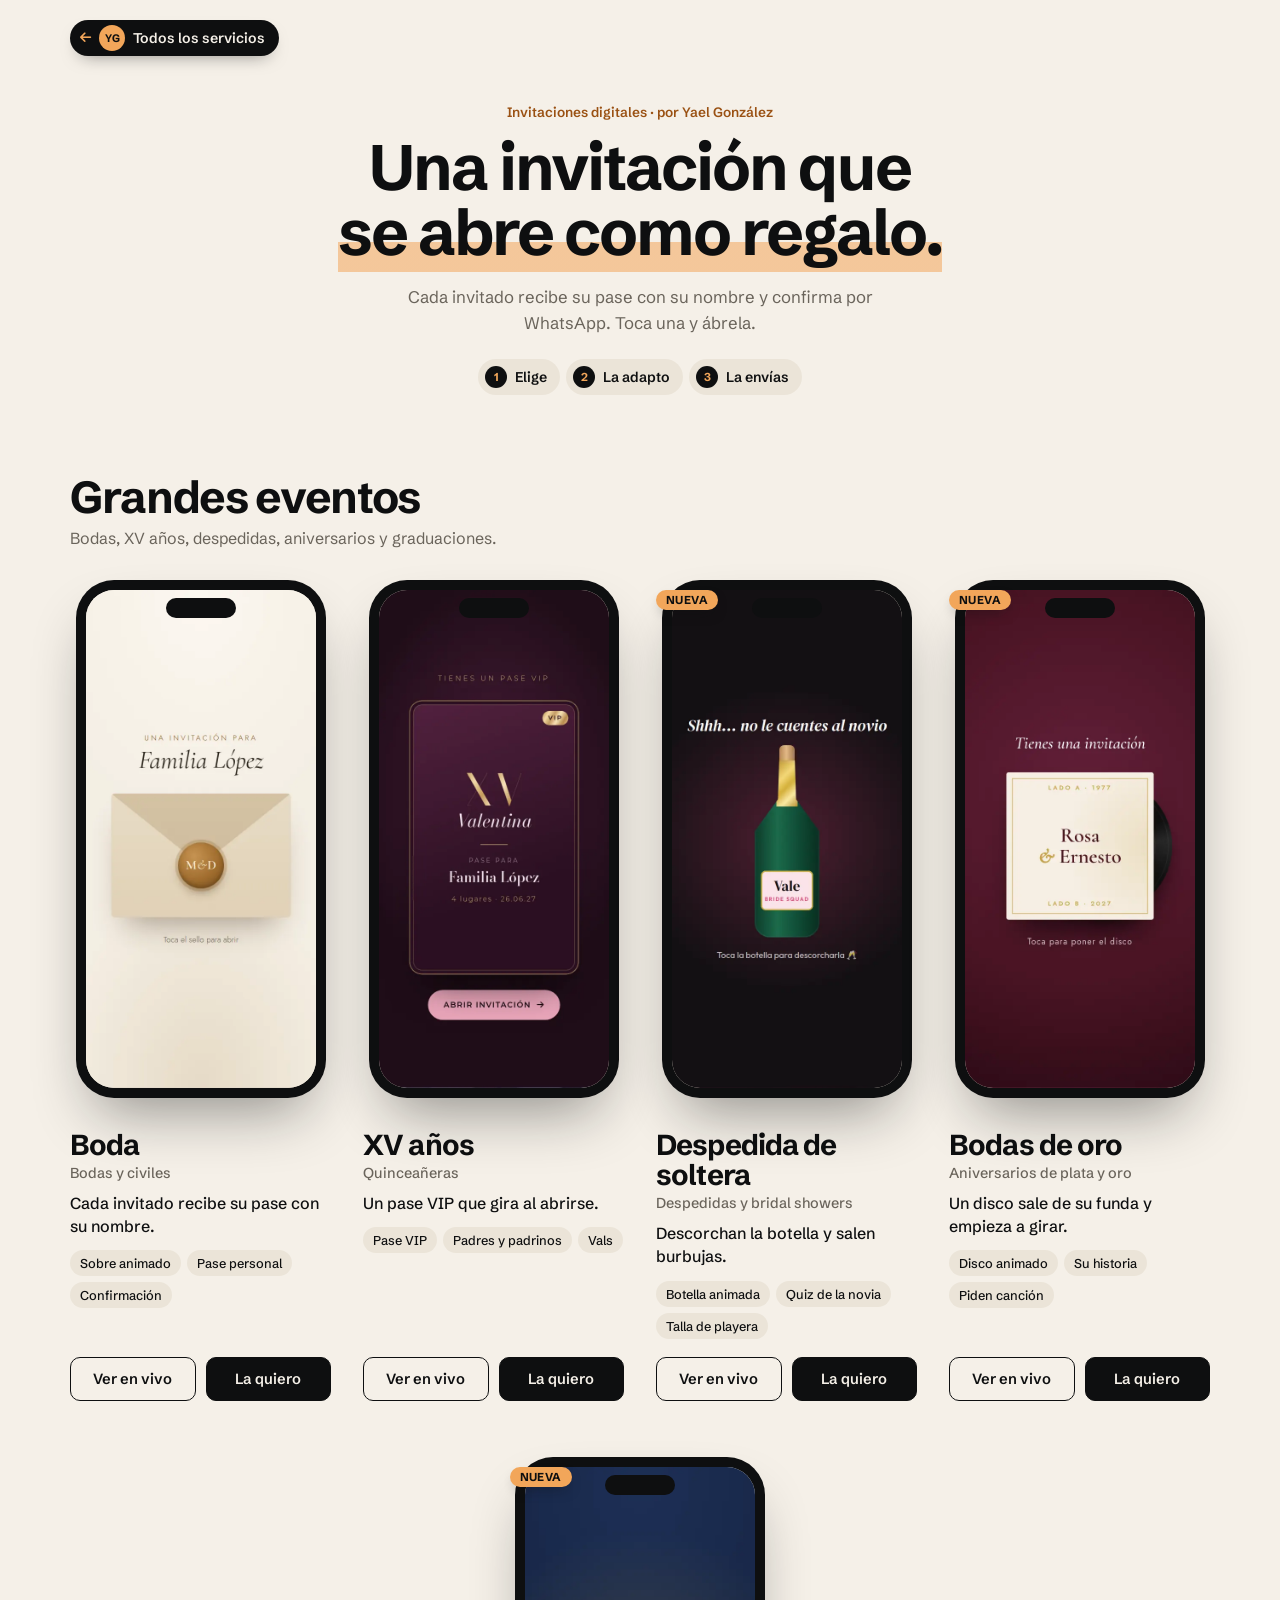
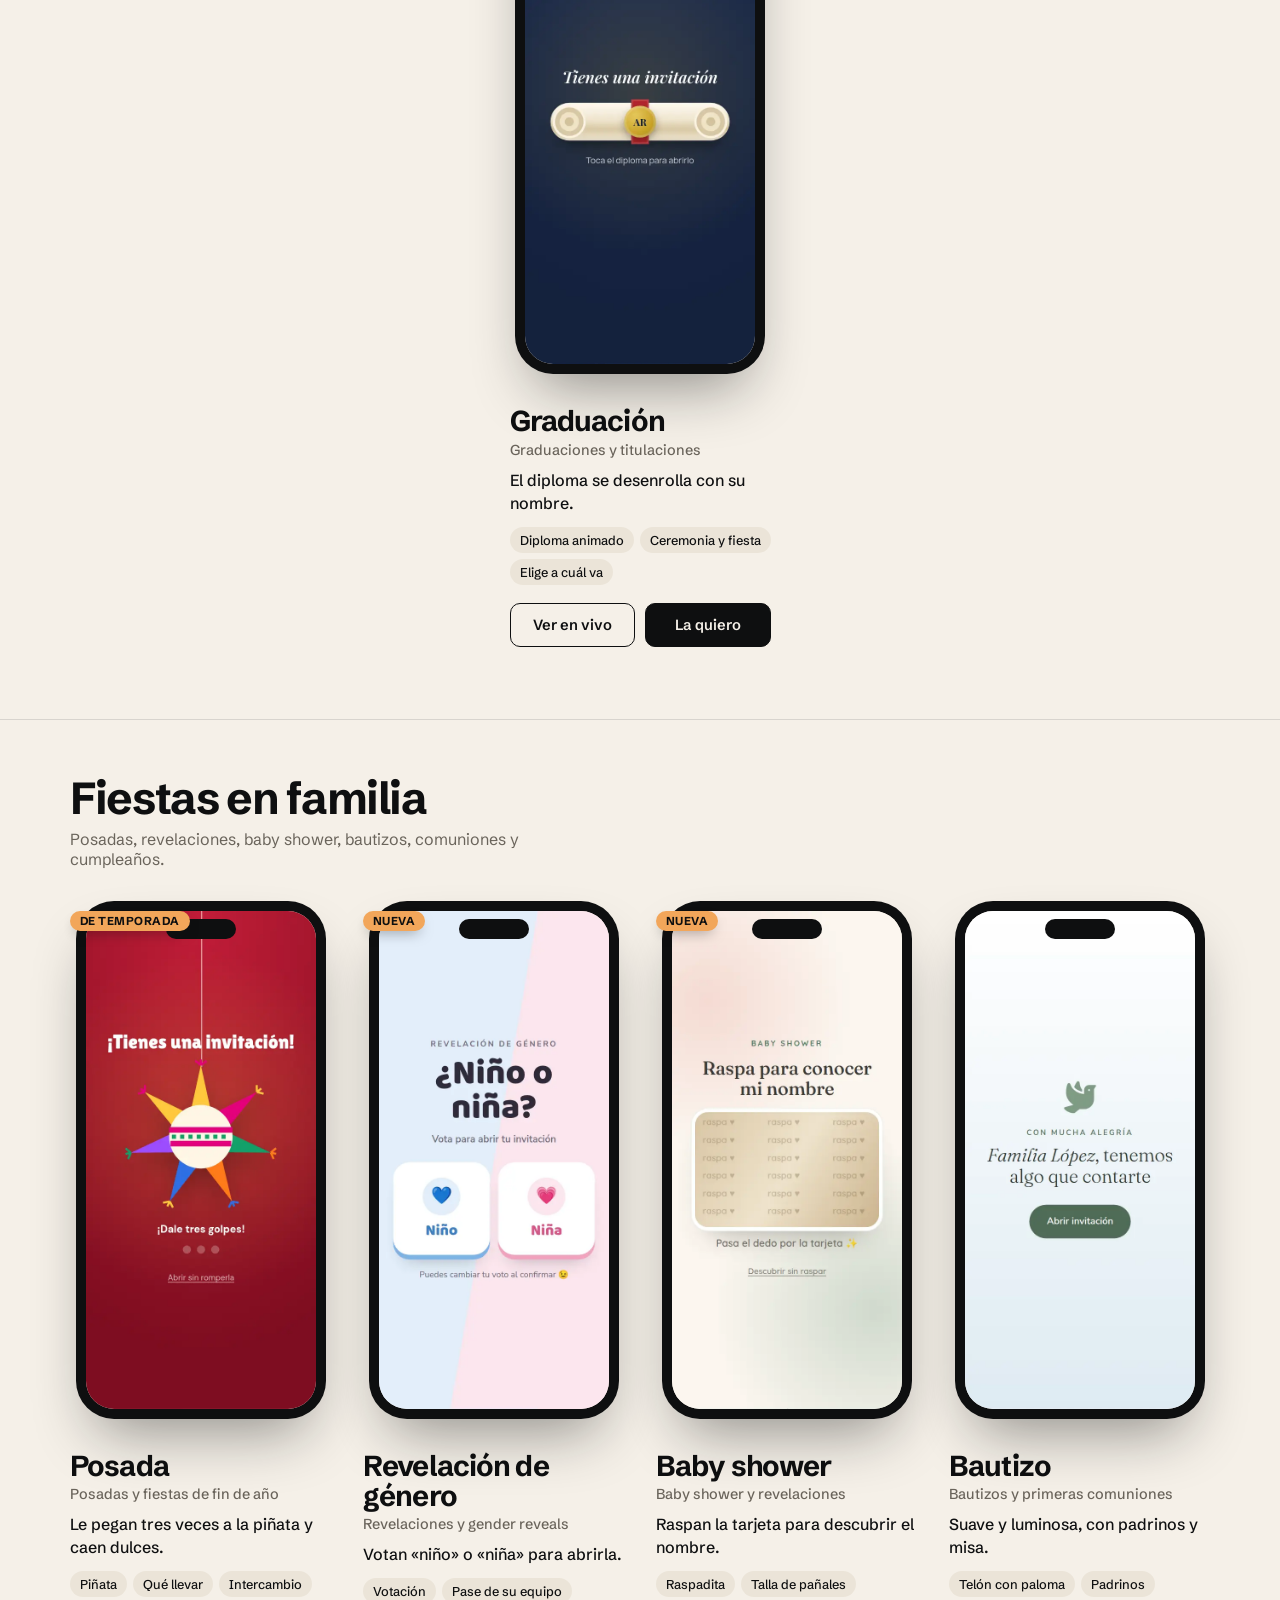
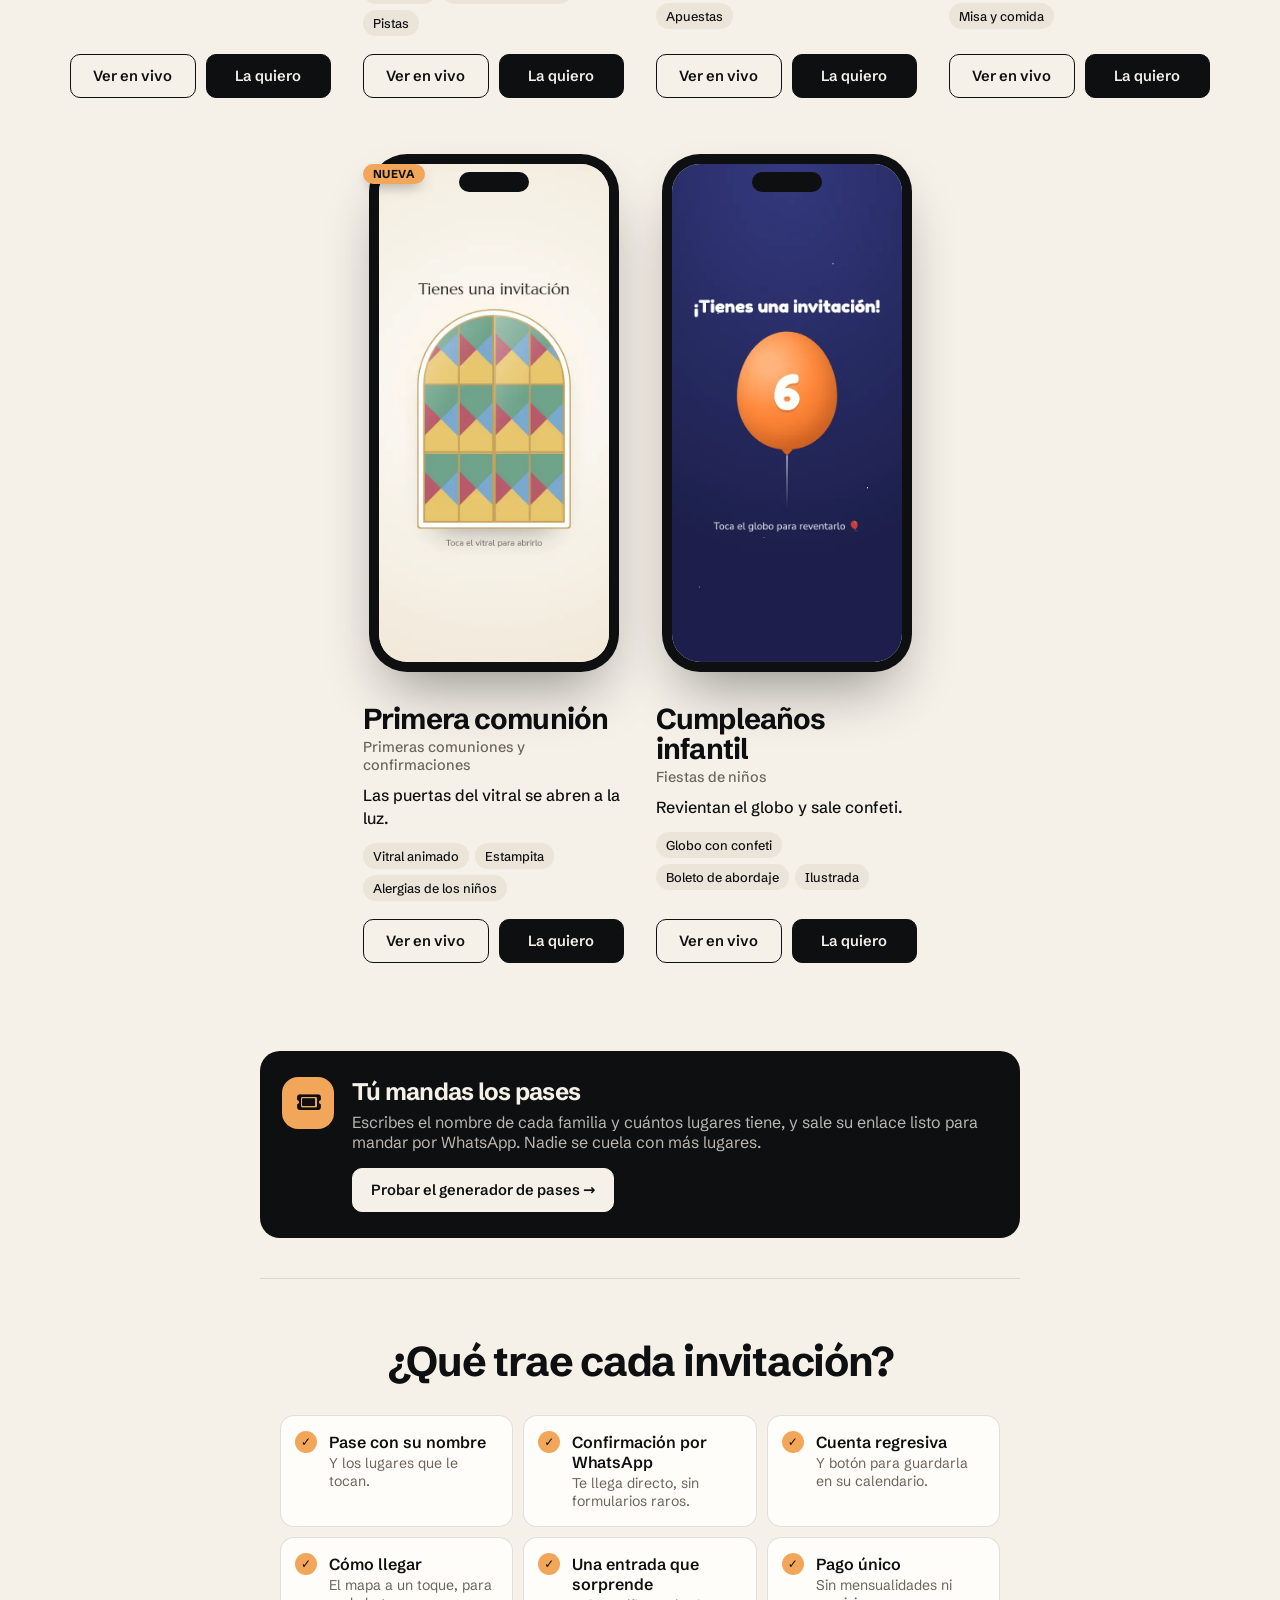
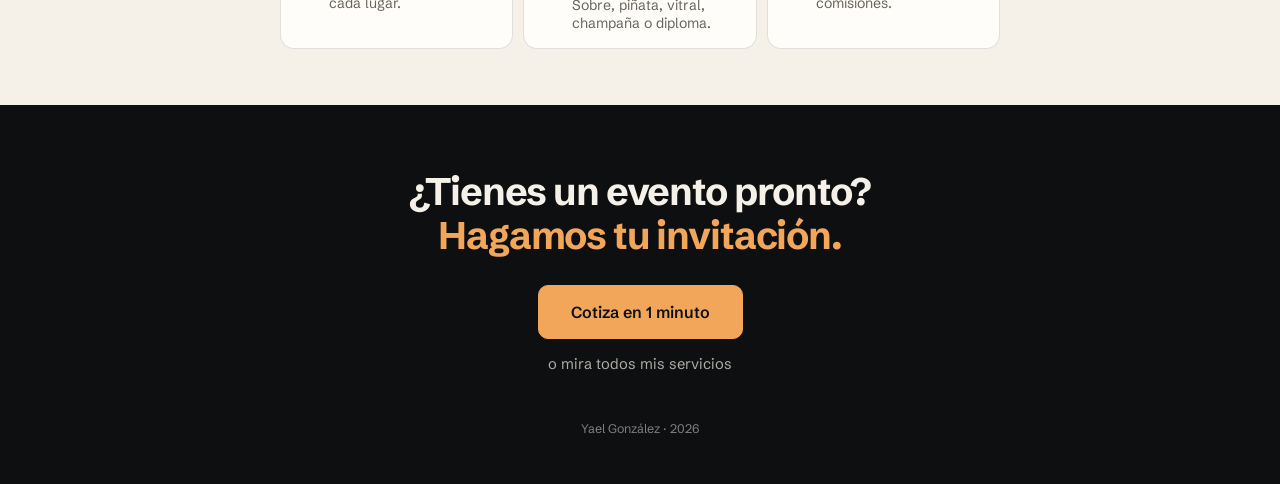
<file: index.html>
<!doctype html>
<html lang="es">
<head>
  <meta charset="utf-8" />
  <meta name="viewport" content="width=device-width, initial-scale=1, viewport-fit=cover" />
  <title>Invitaciones digitales · @yalech</title>
  <meta name="description" content="Invitaciones digitales con pase personal y confirmación por WhatsApp: bodas, XV años, despedidas, posadas, baby shower, comuniones, graduaciones y más. Ejemplos en vivo por Yael González." />
  <meta name="theme-color" content="#f5f0e8" />

  <!-- Vista previa al compartir. Al publicar, cambia la ruta por la URL completa
       (ej. https://tudominio.com/assets/plantillas/invitacion-boda.jpg): WhatsApp y Facebook la necesitan así. -->
  <meta property="og:type" content="website" />
  <meta property="og:title" content="Invitaciones digitales · @yalech" />
  <meta property="og:description" content="Cada invitado recibe su pase con su nombre y confirma por WhatsApp. Mira los ejemplos en vivo." />
  <meta property="og:image" content="assets/plantillas/invitacion-boda.jpg" />
  <meta property="og:image:width" content="540" />
  <meta property="og:image:height" content="1169" />
  <meta name="twitter:card" content="summary_large_image" />

  <link rel="icon" href="favicon.svg" type="image/svg+xml" />
  <link rel="apple-touch-icon" href="assets/apple-touch-icon.png" />
  <link rel="preload" href="assets/fuentes/schibsted-grotesk-latin-abd60509.woff2" as="font" type="font/woff2" crossorigin />
  <link rel="stylesheet" href="assets/fuentes/schibstedgrotesk-2d2a8c.css" />
  <link rel="stylesheet" href="assets/iconos/iconos.css?v=2" />
  <link rel="stylesheet" href="estilos.css?v=10" />
  <link rel="stylesheet" href="assets/cotizar.css?v=1" />
  <link rel="stylesheet" href="assets/carrusel.css?v=3" />
</head>
<body>
  <!-- Ejemplos de invitaciones digitales de yalech. Cada invitación vive en su carpeta (boda/, xv/, posada/…)
       y comparte la lógica de comun.js (pase personal, cuenta regresiva, calendario y confirmación).
       El catálogo completo y el link en bio están en otro repositorio: cambia los enlaces
       ../yalech-web-link-in-bio/ (relativos: funcionan en tu compu y en GitHub Pages; con dominio propio, cámbialos). -->
  <nav class="topbar">
    <a class="back" href="../yalech-web-link-in-bio/#invitaciones" aria-label="Regresar al catálogo de servicios"><i class="fa-solid fa-arrow-left"></i><span class="back-avatar" aria-hidden="true">YG</span>Todos los servicios</a>
  </nav>

  <main>
  <header class="intro">
    <p class="kicker">Invitaciones digitales · por Yael González</p>
    <h1 class="title">Una invitación que <em>se abre como regalo.</em></h1>
    <p class="lead">Cada invitado recibe su pase con su nombre y confirma por WhatsApp. Toca una y ábrela.</p>
    <ol class="how">
      <li><strong>Elige</strong></li>
      <li><strong>La adapto</strong></li>
      <li><strong>La envías</strong></li>
    </ol>
  </header>

  <section class="category" id="grandes-eventos">
    <div class="category-head">
      <div><h2>Grandes eventos</h2><p class="category-sub">Bodas, XV años, despedidas, aniversarios y graduaciones.</p></div>
      <p class="swipe-hint">Desliza para ver más →</p>
    </div>
    <div class="grid">
      <article class="item">
        <a class="phone" href="boda/?n=Familia%20L%C3%B3pez&amp;p=4" aria-label="Ver invitación de boda en vivo">
          <span class="screen"><img src="assets/plantillas/invitacion-boda.jpg" alt="Invitación de boda con sobre y sello" fetchpriority="high" width="540" height="1169" data-tall="assets/plantillas/largas/invitacion-boda.webp" /></span>
        </a>
        <div class="item-info">
          <h3 class="item-name">Boda</h3>
          <p class="item-for">Bodas y civiles</p>
          <p class="item-desc">Cada invitado recibe su pase con su nombre.</p>
          <ul class="chips"><li>Sobre animado</li><li>Pase personal</li><li>Confirmación</li></ul>
          <div class="item-actions">
            <a class="btn" href="boda/?n=Familia%20L%C3%B3pez&amp;p=4">Ver en vivo</a>
            <a class="btn btn--solid" data-cotizar="invitacion" data-ejemplo="Boda" href="https://wa.me/520000000000?text=Hola%20Yael%2C%20quiero%20una%20invitaci%C3%B3n%20digital%20de%20boda" target="_blank" rel="noopener">La quiero</a>
          </div>
        </div>
      </article>
      <article class="item">
        <a class="phone" href="xv/?n=Familia%20L%C3%B3pez&amp;p=4" aria-label="Ver invitación de xv años en vivo">
          <span class="screen"><img src="assets/plantillas/invitacion-xv.jpg" alt="Invitación de XV años con pase VIP" loading="lazy" width="540" height="1169" data-tall="assets/plantillas/largas/invitacion-xv.webp" /></span>
        </a>
        <div class="item-info">
          <h3 class="item-name">XV años</h3>
          <p class="item-for">Quinceañeras</p>
          <p class="item-desc">Un pase VIP que gira al abrirse.</p>
          <ul class="chips"><li>Pase VIP</li><li>Padres y padrinos</li><li>Vals</li></ul>
          <div class="item-actions">
            <a class="btn" href="xv/?n=Familia%20L%C3%B3pez&amp;p=4">Ver en vivo</a>
            <a class="btn btn--solid" data-cotizar="invitacion" data-ejemplo="XV años" href="https://wa.me/520000000000?text=Hola%20Yael%2C%20quiero%20una%20invitaci%C3%B3n%20digital%20de%20xv%20a%C3%B1os" target="_blank" rel="noopener">La quiero</a>
          </div>
        </div>
      </article>
      <article class="item">
        <a class="phone" href="despedida/?n=Sof%C3%ADa%20Garc%C3%ADa&amp;p=1" aria-label="Ver invitación de despedida de soltera en vivo">
          <span class="screen"><img src="assets/plantillas/invitacion-despedida.jpg" alt="Invitación de despedida de soltera con botella de champaña" loading="lazy" width="540" height="1169" data-tall="assets/plantillas/largas/invitacion-despedida.webp" /></span>
        </a>
        <div class="item-info">
          <span class="tag-new">Nueva</span><h3 class="item-name">Despedida de soltera</h3>
          <p class="item-for">Despedidas y bridal showers</p>
          <p class="item-desc">Descorchan la botella y salen burbujas.</p>
          <ul class="chips"><li>Botella animada</li><li>Quiz de la novia</li><li>Talla de playera</li></ul>
          <div class="item-actions">
            <a class="btn" href="despedida/?n=Sof%C3%ADa%20Garc%C3%ADa&amp;p=1">Ver en vivo</a>
            <a class="btn btn--solid" data-cotizar="invitacion" data-ejemplo="Despedida de soltera" href="https://wa.me/520000000000?text=Hola%20Yael%2C%20quiero%20una%20invitaci%C3%B3n%20digital%20de%20despedida%20de%20soltera" target="_blank" rel="noopener">La quiero</a>
          </div>
        </div>
      </article>
      <article class="item">
        <a class="phone" href="aniversario/?n=Familia%20L%C3%B3pez&amp;p=4" aria-label="Ver invitación de bodas de oro en vivo">
          <span class="screen"><img src="assets/plantillas/invitacion-aniversario.jpg" alt="Invitación de bodas de oro con disco de vinilo" loading="lazy" width="540" height="1169" data-tall="assets/plantillas/largas/invitacion-aniversario.webp" /></span>
        </a>
        <div class="item-info">
          <span class="tag-new">Nueva</span><h3 class="item-name">Bodas de oro</h3>
          <p class="item-for">Aniversarios de plata y oro</p>
          <p class="item-desc">Un disco sale de su funda y empieza a girar.</p>
          <ul class="chips"><li>Disco animado</li><li>Su historia</li><li>Piden canción</li></ul>
          <div class="item-actions">
            <a class="btn" href="aniversario/?n=Familia%20L%C3%B3pez&amp;p=4">Ver en vivo</a>
            <a class="btn btn--solid" data-cotizar="invitacion" data-ejemplo="Bodas de oro" href="https://wa.me/520000000000?text=Hola%20Yael%2C%20quiero%20una%20invitaci%C3%B3n%20digital%20de%20aniversario" target="_blank" rel="noopener">La quiero</a>
          </div>
        </div>
      </article>
      <article class="item">
        <a class="phone" href="graduacion/?n=Familia%20L%C3%B3pez&amp;p=4" aria-label="Ver invitación de graduación en vivo">
          <span class="screen"><img src="assets/plantillas/invitacion-graduacion.jpg" alt="Invitación de graduación con diploma" loading="lazy" width="540" height="1169" data-tall="assets/plantillas/largas/invitacion-graduacion.webp" /></span>
        </a>
        <div class="item-info">
          <span class="tag-new">Nueva</span><h3 class="item-name">Graduación</h3>
          <p class="item-for">Graduaciones y titulaciones</p>
          <p class="item-desc">El diploma se desenrolla con su nombre.</p>
          <ul class="chips"><li>Diploma animado</li><li>Ceremonia y fiesta</li><li>Elige a cuál va</li></ul>
          <div class="item-actions">
            <a class="btn" href="graduacion/?n=Familia%20L%C3%B3pez&amp;p=4">Ver en vivo</a>
            <a class="btn btn--solid" data-cotizar="invitacion" data-ejemplo="Graduación" href="https://wa.me/520000000000?text=Hola%20Yael%2C%20quiero%20una%20invitaci%C3%B3n%20digital%20de%20graduaci%C3%B3n" target="_blank" rel="noopener">La quiero</a>
          </div>
        </div>
      </article>
    </div>
  </section>

  <section class="category" id="fiestas">
    <div class="category-head">
      <div><h2>Fiestas en familia</h2><p class="category-sub">Posadas, revelaciones, baby shower, bautizos, comuniones y cumpleaños.</p></div>
      <p class="swipe-hint">Desliza para ver más →</p>
    </div>
    <div class="grid">
      <article class="item">
        <a class="phone" href="posada/?n=Familia%20L%C3%B3pez&amp;p=4" aria-label="Ver invitación de posada en vivo">
          <span class="screen"><img src="assets/plantillas/invitacion-posada.jpg" alt="Invitación de posada con piñata de siete picos" loading="lazy" width="540" height="1169" data-tall="assets/plantillas/largas/invitacion-posada.webp" /></span>
        </a>
        <div class="item-info">
          <span class="tag-new">De temporada</span><h3 class="item-name">Posada</h3>
          <p class="item-for">Posadas y fiestas de fin de año</p>
          <p class="item-desc">Le pegan tres veces a la piñata y caen dulces.</p>
          <ul class="chips"><li>Piñata</li><li>Qué llevar</li><li>Intercambio</li></ul>
          <div class="item-actions">
            <a class="btn" href="posada/?n=Familia%20L%C3%B3pez&amp;p=4">Ver en vivo</a>
            <a class="btn btn--solid" data-cotizar="invitacion" data-ejemplo="Posada" href="https://wa.me/520000000000?text=Hola%20Yael%2C%20quiero%20una%20invitaci%C3%B3n%20digital%20de%20posada" target="_blank" rel="noopener">La quiero</a>
          </div>
        </div>
      </article>
      <article class="item">
        <a class="phone" href="revelacion/?n=Familia%20L%C3%B3pez&amp;p=4" aria-label="Ver invitación de revelación de género en vivo">
          <span class="screen"><img src="assets/plantillas/invitacion-revelacion.jpg" alt="Invitación de revelación de género con votación" loading="lazy" width="540" height="1169" data-tall="assets/plantillas/largas/invitacion-revelacion.webp" /></span>
        </a>
        <div class="item-info">
          <span class="tag-new">Nueva</span><h3 class="item-name">Revelación de género</h3>
          <p class="item-for">Revelaciones y gender reveals</p>
          <p class="item-desc">Votan «niño» o «niña» para abrirla.</p>
          <ul class="chips"><li>Votación</li><li>Pase de su equipo</li><li>Pistas</li></ul>
          <div class="item-actions">
            <a class="btn" href="revelacion/?n=Familia%20L%C3%B3pez&amp;p=4">Ver en vivo</a>
            <a class="btn btn--solid" data-cotizar="invitacion" data-ejemplo="Revelación de género" href="https://wa.me/520000000000?text=Hola%20Yael%2C%20quiero%20una%20invitaci%C3%B3n%20digital%20de%20revelaci%C3%B3n%20de%20g%C3%A9nero" target="_blank" rel="noopener">La quiero</a>
          </div>
        </div>
      </article>
      <article class="item">
        <a class="phone" href="baby-shower/?n=Familia%20L%C3%B3pez&amp;p=4" aria-label="Ver invitación de baby shower en vivo">
          <span class="screen"><img src="assets/plantillas/invitacion-baby-shower.jpg" alt="Invitación de baby shower con raspadita" loading="lazy" width="540" height="1169" data-tall="assets/plantillas/largas/invitacion-baby-shower.webp" /></span>
        </a>
        <div class="item-info">
          <span class="tag-new">Nueva</span><h3 class="item-name">Baby shower</h3>
          <p class="item-for">Baby shower y revelaciones</p>
          <p class="item-desc">Raspan la tarjeta para descubrir el nombre.</p>
          <ul class="chips"><li>Raspadita</li><li>Talla de pañales</li><li>Apuestas</li></ul>
          <div class="item-actions">
            <a class="btn" href="baby-shower/?n=Familia%20L%C3%B3pez&amp;p=4">Ver en vivo</a>
            <a class="btn btn--solid" data-cotizar="invitacion" data-ejemplo="Baby shower" href="https://wa.me/520000000000?text=Hola%20Yael%2C%20quiero%20una%20invitaci%C3%B3n%20digital%20de%20baby%20shower" target="_blank" rel="noopener">La quiero</a>
          </div>
        </div>
      </article>
      <article class="item">
        <a class="phone" href="bautizo/?n=Familia%20L%C3%B3pez&amp;p=4" aria-label="Ver invitación de bautizo en vivo">
          <span class="screen"><img src="assets/plantillas/invitacion-bautizo.jpg" alt="Invitación de bautizo con paloma" loading="lazy" width="540" height="1169" data-tall="assets/plantillas/largas/invitacion-bautizo.webp" /></span>
        </a>
        <div class="item-info">
          <h3 class="item-name">Bautizo</h3>
          <p class="item-for">Bautizos y primeras comuniones</p>
          <p class="item-desc">Suave y luminosa, con padrinos y misa.</p>
          <ul class="chips"><li>Telón con paloma</li><li>Padrinos</li><li>Misa y comida</li></ul>
          <div class="item-actions">
            <a class="btn" href="bautizo/?n=Familia%20L%C3%B3pez&amp;p=4">Ver en vivo</a>
            <a class="btn btn--solid" data-cotizar="invitacion" data-ejemplo="Bautizo" href="https://wa.me/520000000000?text=Hola%20Yael%2C%20quiero%20una%20invitaci%C3%B3n%20digital%20de%20bautizo" target="_blank" rel="noopener">La quiero</a>
          </div>
        </div>
      </article>
      <article class="item">
        <a class="phone" href="comunion/?n=Familia%20L%C3%B3pez&amp;p=4" aria-label="Ver invitación de primera comunión en vivo">
          <span class="screen"><img src="assets/plantillas/invitacion-comunion.jpg" alt="Invitación de primera comunión con vitral" loading="lazy" width="540" height="1169" data-tall="assets/plantillas/largas/invitacion-comunion.webp" /></span>
        </a>
        <div class="item-info">
          <span class="tag-new">Nueva</span><h3 class="item-name">Primera comunión</h3>
          <p class="item-for">Primeras comuniones y confirmaciones</p>
          <p class="item-desc">Las puertas del vitral se abren a la luz.</p>
          <ul class="chips"><li>Vitral animado</li><li>Estampita</li><li>Alergias de los niños</li></ul>
          <div class="item-actions">
            <a class="btn" href="comunion/?n=Familia%20L%C3%B3pez&amp;p=4">Ver en vivo</a>
            <a class="btn btn--solid" data-cotizar="invitacion" data-ejemplo="Primera comunión" href="https://wa.me/520000000000?text=Hola%20Yael%2C%20quiero%20una%20invitaci%C3%B3n%20digital%20de%20primera%20comuni%C3%B3n" target="_blank" rel="noopener">La quiero</a>
          </div>
        </div>
      </article>
      <article class="item">
        <a class="phone" href="cumple/?n=Familia%20L%C3%B3pez&amp;p=4" aria-label="Ver invitación de cumpleaños infantil en vivo">
          <span class="screen"><img src="assets/plantillas/invitacion-cumple.jpg" alt="Invitación de cumpleaños infantil con globo" loading="lazy" width="540" height="1169" data-tall="assets/plantillas/largas/invitacion-cumple.webp" /></span>
        </a>
        <div class="item-info">
          <h3 class="item-name">Cumpleaños infantil</h3>
          <p class="item-for">Fiestas de niños</p>
          <p class="item-desc">Revientan el globo y sale confeti.</p>
          <ul class="chips"><li>Globo con confeti</li><li>Boleto de abordaje</li><li>Ilustrada</li></ul>
          <div class="item-actions">
            <a class="btn" href="cumple/?n=Familia%20L%C3%B3pez&amp;p=4">Ver en vivo</a>
            <a class="btn btn--solid" data-cotizar="invitacion" data-ejemplo="Cumpleaños infantil" href="https://wa.me/520000000000?text=Hola%20Yael%2C%20quiero%20una%20invitaci%C3%B3n%20digital%20de%20cumplea%C3%B1os%20infantil" target="_blank" rel="noopener">La quiero</a>
          </div>
        </div>
      </article>
    </div>
  </section>

  <section class="tool">
    <div class="tool-ico" aria-hidden="true"><i class="fa-solid fa-ticket"></i></div>
    <div>
      <h2 class="tool-title">Tú mandas los pases</h2>
      <p class="tool-text">Escribes el nombre de cada familia y cuántos lugares tiene, y sale su enlace listo para mandar por WhatsApp. Nadie se cuela con más lugares.</p>
      <a class="btn" href="boda/pases.html">Probar el generador de pases <span aria-hidden="true">→</span></a>
    </div>
  </section>

  <section class="why">
    <h2 class="why-title">¿Qué trae cada invitación?</h2>
    <ul class="why-list">
      <li><strong>Pase con su nombre</strong><span>Y los lugares que le tocan.</span></li>
      <li><strong>Confirmación por WhatsApp</strong><span>Te llega directo, sin formularios raros.</span></li>
      <li><strong>Cuenta regresiva</strong><span>Y botón para guardarla en su calendario.</span></li>
      <li><strong>Cómo llegar</strong><span>El mapa a un toque, para cada lugar.</span></li>
      <li><strong>Una entrada que sorprende</strong><span>Sobre, piñata, vitral, champaña o diploma.</span></li>
      <li><strong>Pago único</strong><span>Sin mensualidades ni comisiones.</span></li>
    </ul>
  </section>

  </main>

  <footer class="outro">
    <p class="outro-text">¿Tienes un evento pronto? <em>Hagamos tu invitación.</em></p>
    <a class="btn btn--solid btn--big" href="https://wa.me/520000000000?text=Hola%20Yael,%20quiero%20cotizar%20una%20invitaci%C3%B3n%20digital" target="_blank" rel="noopener" data-cotizar="invitacion">Cotiza en 1 minuto</a>
    <a class="outro-alt" href="../yalech-web-link-in-bio/">o mira todos mis servicios</a>
    <p class="outro-sign">Yael González · 2026</p>
  </footer>

  <aside aria-label="Cotizar">
  <a class="float-quote" href="https://wa.me/520000000000?text=Hola%20Yael,%20quiero%20cotizar%20una%20invitaci%C3%B3n%20digital" target="_blank" rel="noopener" data-cotizar="invitacion"><i class="fa-solid fa-bolt"></i> Cotiza en 1 minuto</a>
  </aside>

  <script src="assets/motion.js"></script>
  <script src="assets/cotizar.js?v=3"></script>
  <script src="assets/carrusel.js?v=3"></script>
  <script>
    // Carrusel de ejemplos: flechas, puntitos y una probadita para que se note que se desliza
    document.querySelectorAll('.category .grid').forEach(g => carrusel(g));

    // Aparecen al bajar
    motion.reveal('.category-head, .tool, .why-title, .outro-text, .outro .btn');
    motion.stagger('.grid, .why-list');

    // Botón flotante: aparece al pasar la presentación y se esconde al llegar al cierre
    const flotante = document.querySelector('.float-quote');
    const intro = document.querySelector('.intro');
    const cierre = document.querySelector('.outro');
    const verFlotante = () => {
      const pasado = intro.getBoundingClientRect().bottom < 0;
      const alFinal = cierre.getBoundingClientRect().top < innerHeight;
      flotante.classList.toggle('show', pasado && !alFinal);
    };
    addEventListener('scroll', verFlotante, { passive: true });
    verFlotante();

    // Celular de muestra: al pasar el mouse (o al verlo en el celular) recorre la página completa.
    // Las capturas largas están en assets/plantillas/largas y se cargan solo cuando la tarjeta está cerca.
    const phones = document.querySelectorAll('.phone');
    const medir = phone => {
      const img = phone.querySelector('img');
      const extra = img.offsetHeight - phone.querySelector('.screen').clientHeight;
      phone.style.setProperty('--shift', -Math.max(extra, 0) + 'px');
      phone.style.setProperty('--dur', Math.max(extra / 160, 2).toFixed(1) + 's');
    };
    const cargar = new IntersectionObserver(entries => entries.forEach(e => {
      if (!e.isIntersecting) return;
      cargar.unobserve(e.target);
      const img = e.target.querySelector('img');
      const tall = new Image();
      tall.onload = () => { img.removeAttribute('height'); img.src = tall.src; e.target.classList.add('is-tall'); medir(e.target); };
      tall.src = img.dataset.tall;
    }), { rootMargin: '300px' });
    // Las capturas largas esperan a que la página termine de cargar, para no competir con lo primero que se ve
    const empezar = () => { if (!motion.calm) phones.forEach(p => cargar.observe(p)); };
    if (document.readyState === 'complete') setTimeout(empezar, 300);
    else addEventListener('load', () => setTimeout(empezar, 300), { once: true });
    addEventListener('resize', () => document.querySelectorAll('.phone.is-tall').forEach(medir));

    // En pantallas táctiles no hay "pasar el mouse": se recorre sola mientras está a la vista
    if (!matchMedia('(hover: hover)').matches) {
      const play = new IntersectionObserver(entries => entries.forEach(e =>
        e.target.classList.toggle('is-playing', e.isIntersecting)
      ), { threshold: 0.7 });
      phones.forEach(p => play.observe(p));
    }
  </script>
</body>
</html>
</file>
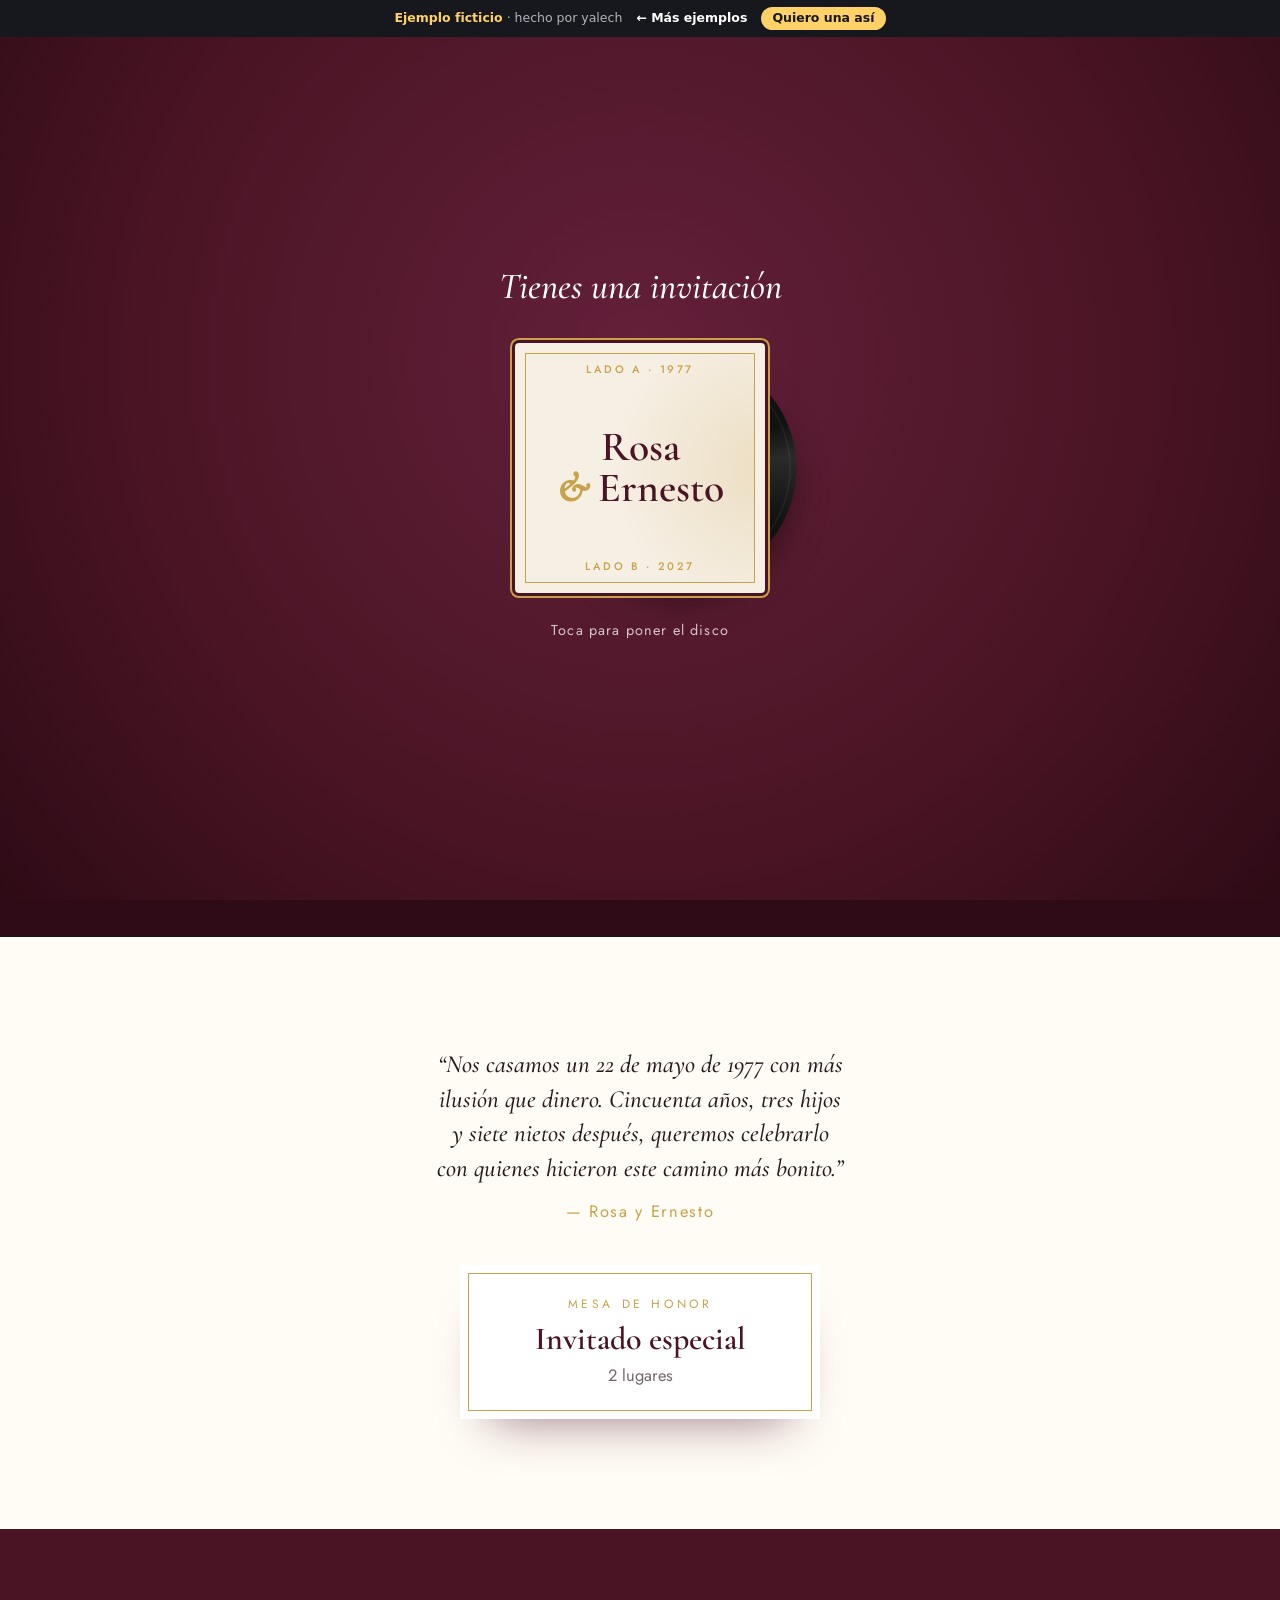
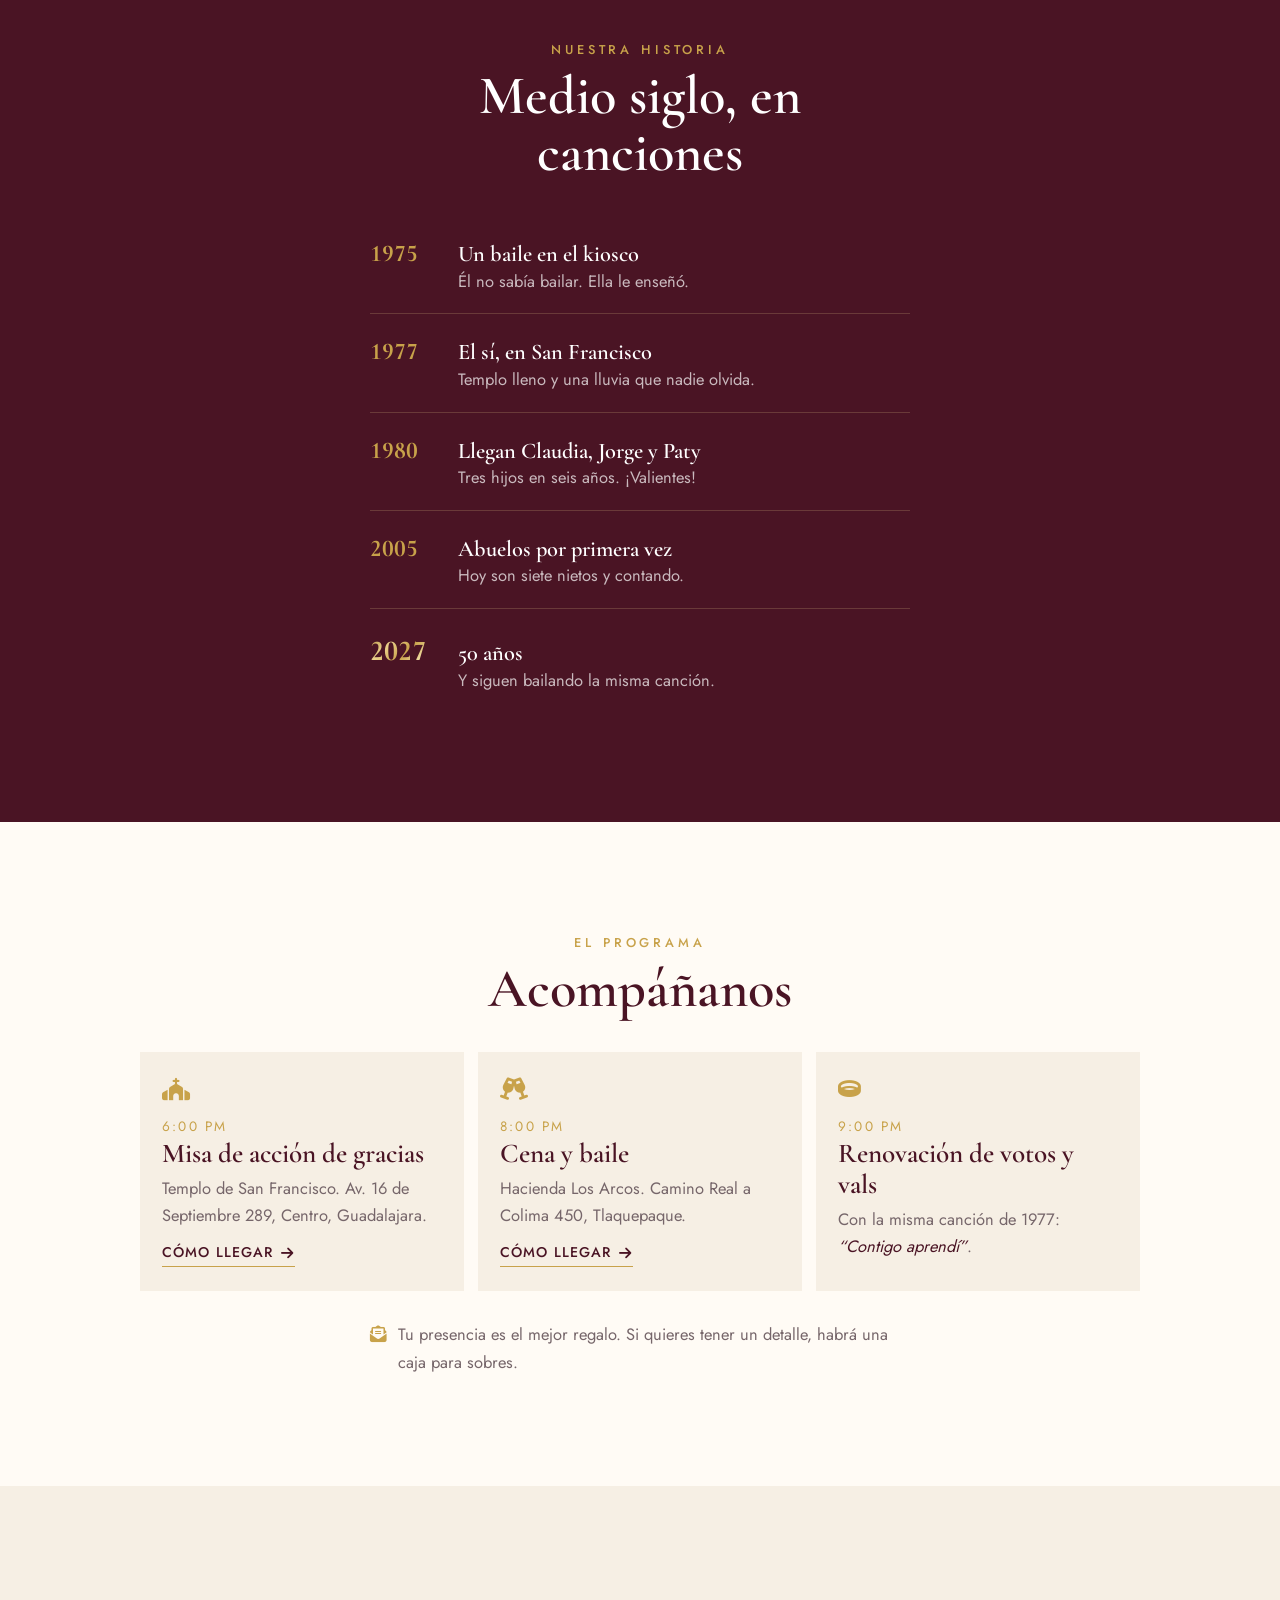
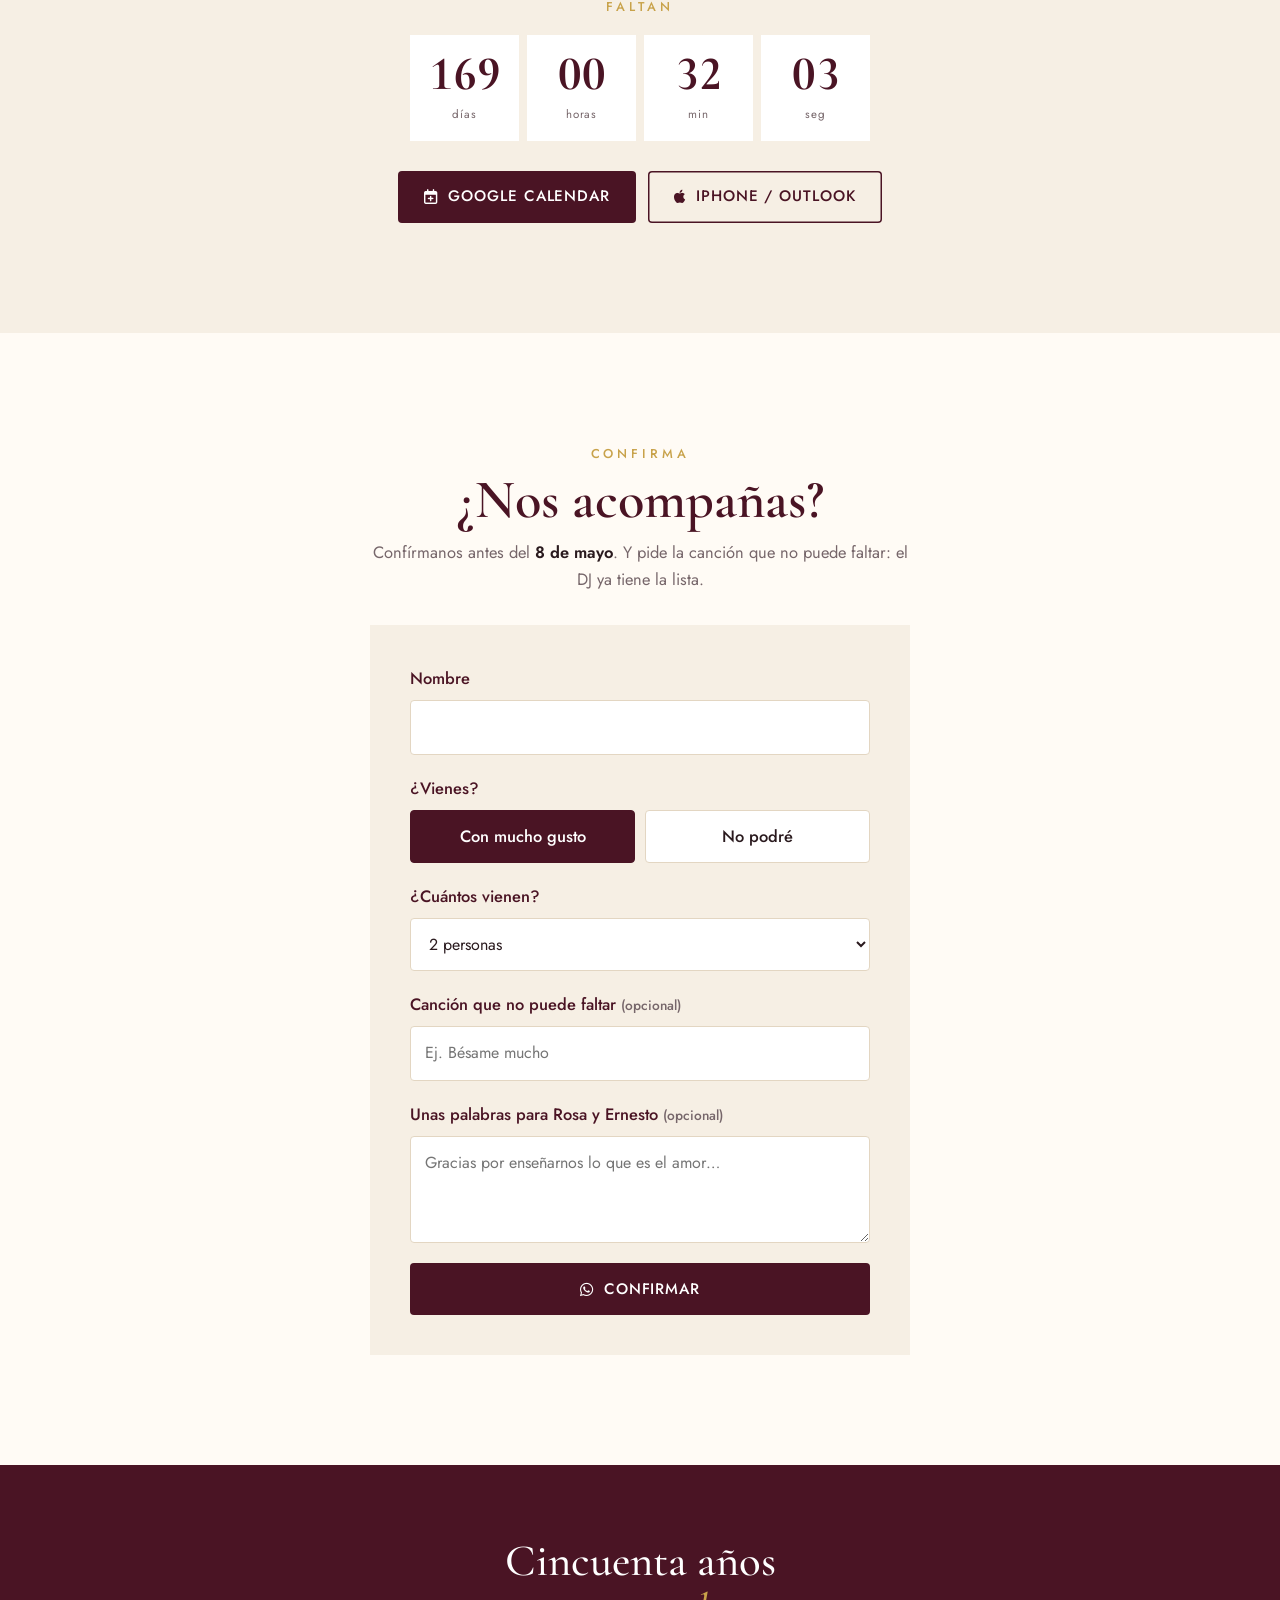
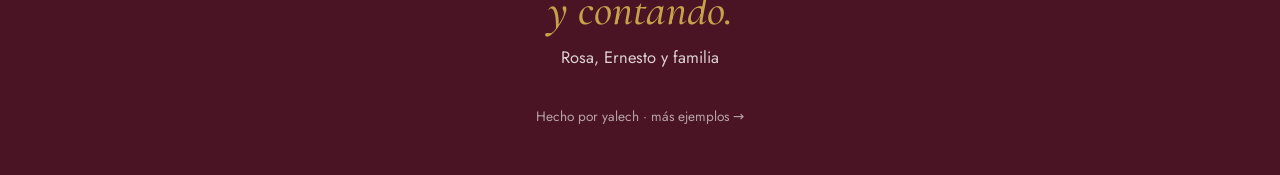
<file: aniversario/index.html>
<!doctype html>
<html lang="es">
<head>
  <meta charset="utf-8" />
  <meta name="viewport" content="width=device-width, initial-scale=1, viewport-fit=cover" />
  <title>Bodas de oro · Rosa &amp; Ernesto · 50 años</title>
  <meta name="description" content="Sábado 22 de mayo de 2027 · Guadalajara. Celebramos 50 años de casados de Rosa y Ernesto." />
  <meta name="theme-color" content="#4a1424" />
  <!-- Vista previa al compartir (WhatsApp, Facebook…). Al publicar, cambia la ruta de la imagen
       por la URL completa, ej. https://tudominio.com/assets/og.jpg -->
  <meta property="og:type" content="website" />
  <meta property="og:title" content="Bodas de oro · Rosa &amp; Ernesto · 50 años" />
  <meta property="og:description" content="Sábado 22 de mayo de 2027 · Guadalajara. Celebramos 50 años de casados de Rosa y Ernesto." />
  <meta property="og:image" content="assets/og.jpg" />
  <meta property="og:image:width" content="1200" />
  <meta property="og:image:height" content="630" />
  <meta name="twitter:card" content="summary_large_image" />
  <link rel="icon" href="favicon.svg" type="image/svg+xml" />
  <link rel="preload" href="../assets/fuentes/cormorant-garamond-latin-b61f1c3b.woff2" as="font" type="font/woff2" crossorigin />
  <link rel="preload" href="../assets/fuentes/cormorant-garamond-latin-74db058f.woff2" as="font" type="font/woff2" crossorigin />
  <link rel="preload" href="../assets/fuentes/jost-latin-d3fc5b41.woff2" as="font" type="font/woff2" crossorigin />
  <link rel="stylesheet" href="../assets/fuentes/cormorantgaramond-jost-f70a20.css" />
  <link rel="stylesheet" href="../assets/iconos/iconos.css?v=2" />
  <link rel="stylesheet" href="styles.css?v=1" />
  <link rel="stylesheet" href="../assets/muestra.css?v=4" />
</head>
<body class="is-locked">
  <!-- Aviso de ejemplo (ficticio) con regreso y cotizador. Para un cliente real, borra este bloque. -->
  <div class="mu-barra" role="note">
    <span><strong>Ejemplo ficticio</strong><span class="mu-barra-quien"> · hecho por yalech</span></span>
    <a href="../">← Más ejemplos</a>
    <a class="mu-barra-cta" href="../?cotizar=invitacion&amp;ejemplo=Bodas+de+oro">Quiero una así</a>
  </div>
  <!-- Invitación de ejemplo (pareja ficticia). Ilustrada con CSS: no usa fotos.
       Fecha, lugar y WhatsApp están en invitacion.js (la lógica, en ../comun.js).
       Cada invitado recibe su propio enlace: index.html?n=Familia%20López&p=4 -->

  <!-- ========== Entrada: disco que sale de su funda ========== -->
  <div class="vinyl" data-intro role="dialog" aria-modal="true" aria-labelledby="vinyl-title">
    <p class="vinyl-kicker" id="vinyl-title">Tienes una invitación</p>
    <button class="record" type="button" data-abrir aria-label="Sacar el disco para abrir la invitación">
      <span class="disc" aria-hidden="true"><span class="disc-label">R <i>&amp;</i> E</span></span>
      <span class="sleeve" aria-hidden="true">
        <small>Lado A · 1977</small>
        <b>Rosa<br /><i>&amp;</i> Ernesto</b>
        <small>Lado B · 2027</small>
      </span>
    </button>
    <p class="vinyl-hint">Toca para poner el disco</p>
  </div>

  <main>
    <!-- ========== Portada ========== -->
    <section class="hero">
      <div class="hero-text">
        <p class="kicker">Bodas de oro</p>
        <p class="fifty" aria-label="50">50</p>
        <p class="years">años juntos</p>
        <h1 class="title">Rosa <i>&amp;</i> Ernesto</h1>
        <p class="hero-date">Sábado 22 de mayo de 2027 · Guadalajara</p>
      </div>
    </section>

    <!-- ========== Mensaje y pase ========== -->
    <section class="section">
      <div class="wrap narrow center">
        <p class="quote">“Nos casamos un 22 de mayo de 1977 con más ilusión que dinero. Cincuenta años, tres hijos y siete nietos después, queremos celebrarlo con quienes hicieron este camino más bonito.”</p>
        <p class="quote-by">— Rosa y Ernesto</p>
        <div class="place">
          <p class="place-top">Mesa de honor</p>
          <p class="place-name" data-invitado>Invitado especial</p>
          <p class="place-seats"><span data-pases>2</span> <span data-pases-txt>lugares</span></p>
        </div>
      </div>
    </section>

    <!-- ========== Historia ========== -->
    <section class="section section--wine">
      <div class="wrap narrow">
        <div class="center">
          <p class="eyebrow">Nuestra historia</p>
          <h2 class="h2">Medio siglo, en canciones</h2>
        </div>
        <ol class="tracks">
          <li><span class="track-n">1975</span><div><strong>Un baile en el kiosco</strong><span>Él no sabía bailar. Ella le enseñó.</span></div></li>
          <li><span class="track-n">1977</span><div><strong>El sí, en San Francisco</strong><span>Templo lleno y una lluvia que nadie olvida.</span></div></li>
          <li><span class="track-n">1980</span><div><strong>Llegan Claudia, Jorge y Paty</strong><span>Tres hijos en seis años. ¡Valientes!</span></div></li>
          <li><span class="track-n">2005</span><div><strong>Abuelos por primera vez</strong><span>Hoy son siete nietos y contando.</span></div></li>
          <li class="is-now"><span class="track-n">2027</span><div><strong>50 años</strong><span>Y siguen bailando la misma canción.</span></div></li>
        </ol>
      </div>
    </section>

    <!-- ========== Programa ========== -->
    <section class="section">
      <div class="wrap">
        <div class="center">
          <p class="eyebrow">El programa</p>
          <h2 class="h2">Acompáñanos</h2>
        </div>
        <div class="program">
          <article class="stop">
            <i class="fa-solid fa-church"></i>
            <p class="stop-time">6:00 PM</p>
            <h3>Misa de acción de gracias</h3>
            <p>Templo de San Francisco. Av. 16 de Septiembre 289, Centro, Guadalajara.</p>
            <a class="link" href="https://maps.google.com/?q=Templo+de+San+Francisco+Guadalajara" target="_blank" rel="noopener">Cómo llegar <i class="fa-solid fa-arrow-right"></i></a>
          </article>
          <article class="stop">
            <i class="fa-solid fa-champagne-glasses"></i>
            <p class="stop-time">8:00 PM</p>
            <h3>Cena y baile</h3>
            <p>Hacienda Los Arcos. Camino Real a Colima 450, Tlaquepaque.</p>
            <a class="link" href="https://maps.google.com/?q=Tlaquepaque+Jalisco" target="_blank" rel="noopener">Cómo llegar <i class="fa-solid fa-arrow-right"></i></a>
          </article>
          <article class="stop">
            <i class="fa-solid fa-ring"></i>
            <p class="stop-time">9:00 PM</p>
            <h3>Renovación de votos y vals</h3>
            <p>Con la misma canción de 1977: <em>“Contigo aprendí”</em>.</p>
          </article>
        </div>
        <p class="gift-note"><i class="fa-solid fa-envelope-open-text"></i> Tu presencia es el mejor regalo. Si quieres tener un detalle, habrá una caja para sobres.</p>
      </div>
    </section>

    <!-- ========== Cuenta regresiva ========== -->
    <section class="section section--cream">
      <div class="wrap center">
        <p class="eyebrow" data-clock-label>Faltan</p>
        <div class="clock" data-clock>
          <div><strong data-u="d">000</strong><small>días</small></div>
          <div><strong data-u="h">00</strong><small>horas</small></div>
          <div><strong data-u="m">00</strong><small>min</small></div>
          <div><strong data-u="s">00</strong><small>seg</small></div>
        </div>
        <p class="clock-done" hidden>¡Hoy celebramos 50 años!</p>
        <div class="cal-actions">
          <a class="btn btn--wine" data-gcal target="_blank" rel="noopener"><i class="fa-regular fa-calendar-plus"></i> Google Calendar</a>
          <button class="btn btn--line" type="button" data-ics><i class="fa-brands fa-apple"></i> iPhone / Outlook</button>
        </div>
      </div>
    </section>

    <!-- ========== Confirmación ========== -->
    <section class="section" id="confirmar">
      <div class="wrap narrow">
        <div class="center">
          <p class="eyebrow">Confirma</p>
          <h2 class="h2">¿Nos acompañas?</h2>
          <p class="lead">Confírmanos antes del <strong>8 de mayo</strong>. Y pide la canción que no puede faltar: el DJ ya tiene la lista.</p>
        </div>
        <form class="rsvp" id="rsvp-form" novalidate>
          <label class="field">
            <span>Nombre</span>
            <input name="nombre" required maxlength="80" autocomplete="name" />
          </label>
          <fieldset class="field">
            <legend>¿Vienes?</legend>
            <div class="choice">
              <label><input type="radio" name="asiste" value="si" checked /><span>Con mucho gusto</span></label>
              <label><input type="radio" name="asiste" value="no" /><span>No podré</span></label>
            </div>
          </fieldset>
          <label class="field" data-solo-si>
            <span>¿Cuántos vienen?</span>
            <select name="lugares"></select>
          </label>
          <label class="field" data-solo-si>
            <span>Canción que no puede faltar <small>(opcional)</small></span>
            <input name="comida" maxlength="80" placeholder="Ej. Bésame mucho" />
          </label>
          <label class="field">
            <span>Unas palabras para Rosa y Ernesto <small>(opcional)</small></span>
            <textarea name="mensaje" rows="3" maxlength="400" placeholder="Gracias por enseñarnos lo que es el amor…"></textarea>
          </label>
          <p class="form-error" hidden></p>
          <button class="btn btn--wine" type="submit"><i class="fa-brands fa-whatsapp"></i> Confirmar</button>
          <p class="form-ok" hidden>¡Gracias! Se abrió WhatsApp con tu confirmación; solo falta enviarla.</p>
        </form>
      </div>
    </section>
  </main>

  <footer class="footer">
    <p class="footer-title">Cincuenta años<br /><i>y contando.</i></p>
    <p>Rosa, Ernesto y familia</p>
    <a class="credit" href="../">Hecho por yalech · más ejemplos →</a>
  </footer>

  <script src="../assets/motion.js"></script>
  <script src="invitacion.js?v=1"></script>
  <script src="../comun.js?v=2"></script>
  <!-- Modo muestra (ejemplo ficticio). Para un cliente real, borra la siguiente línea. -->
  <script src="../assets/muestra.js?v=4" data-servicio="invitacion" data-ejemplo="Bodas de oro" data-para="Rosa y Ernesto"></script>
  <script src="../assets/errores.js?v=1"></script>
</body>
</html>
</file>
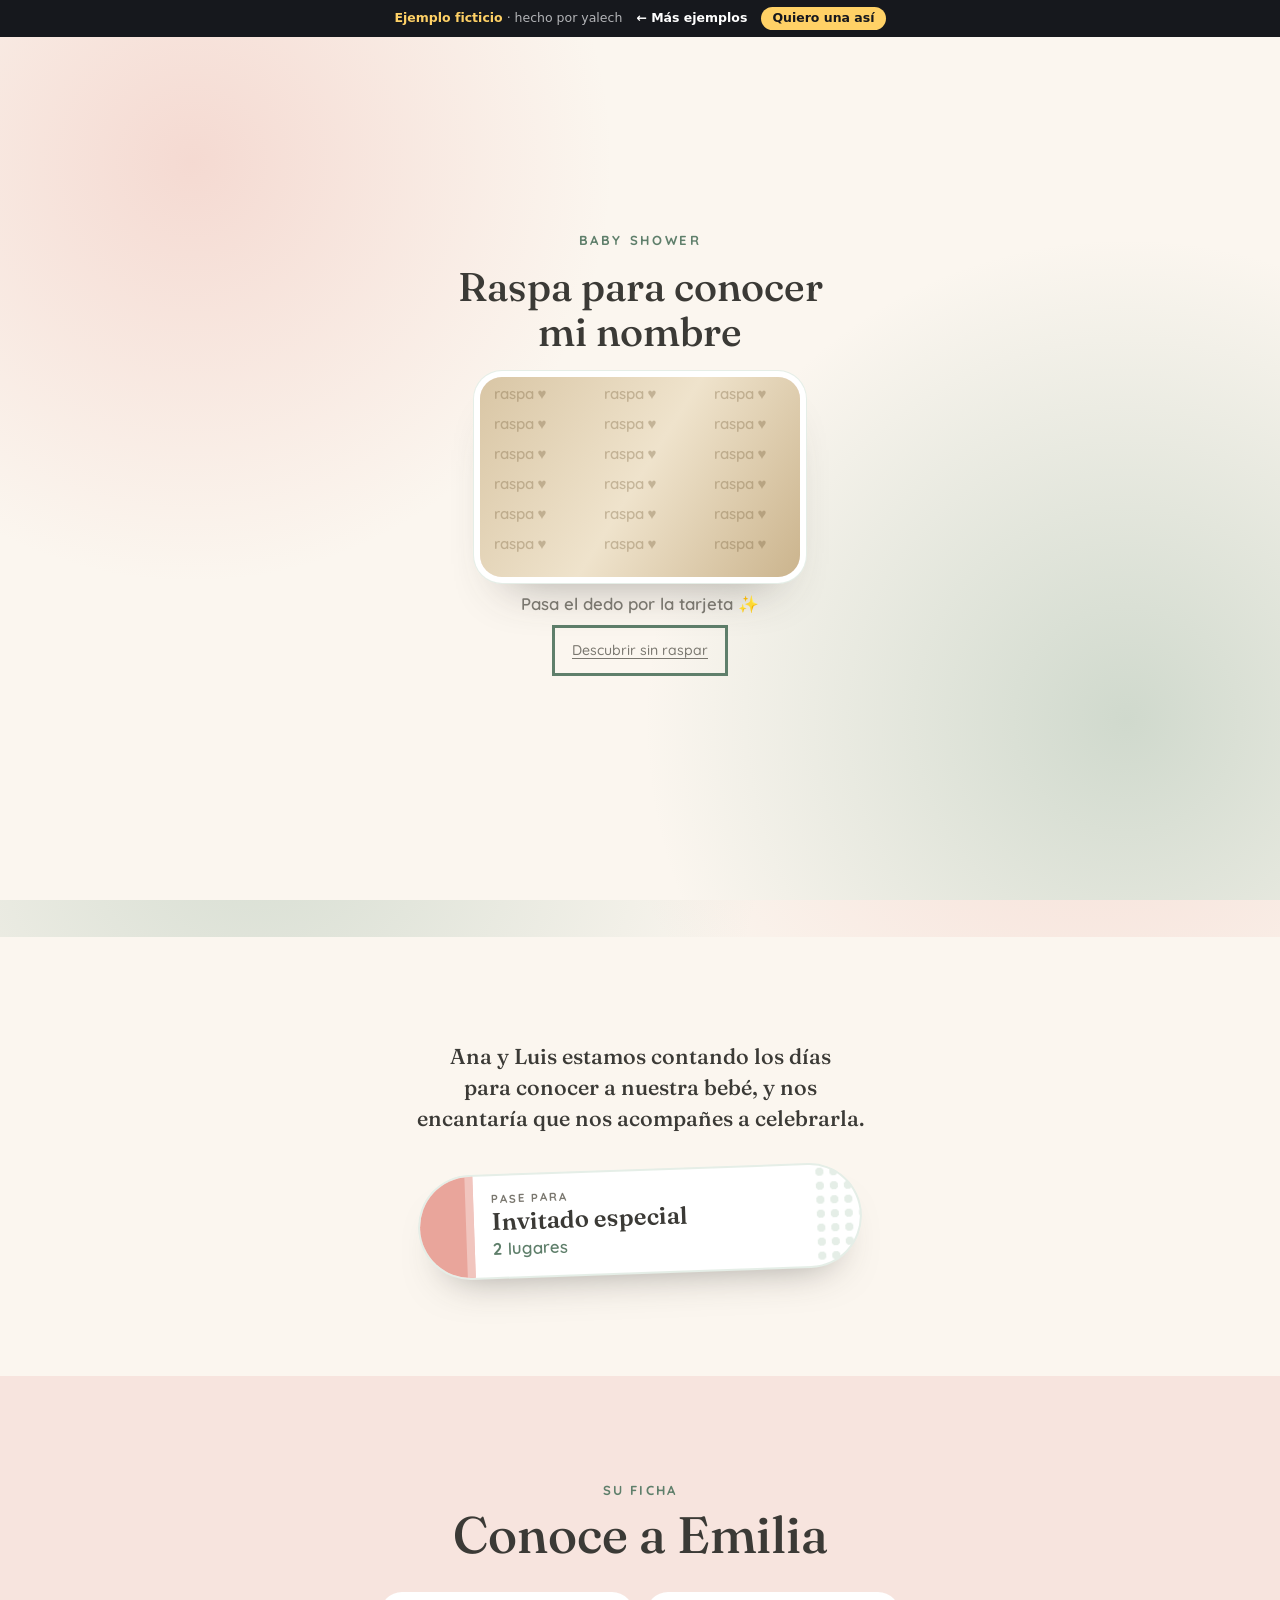
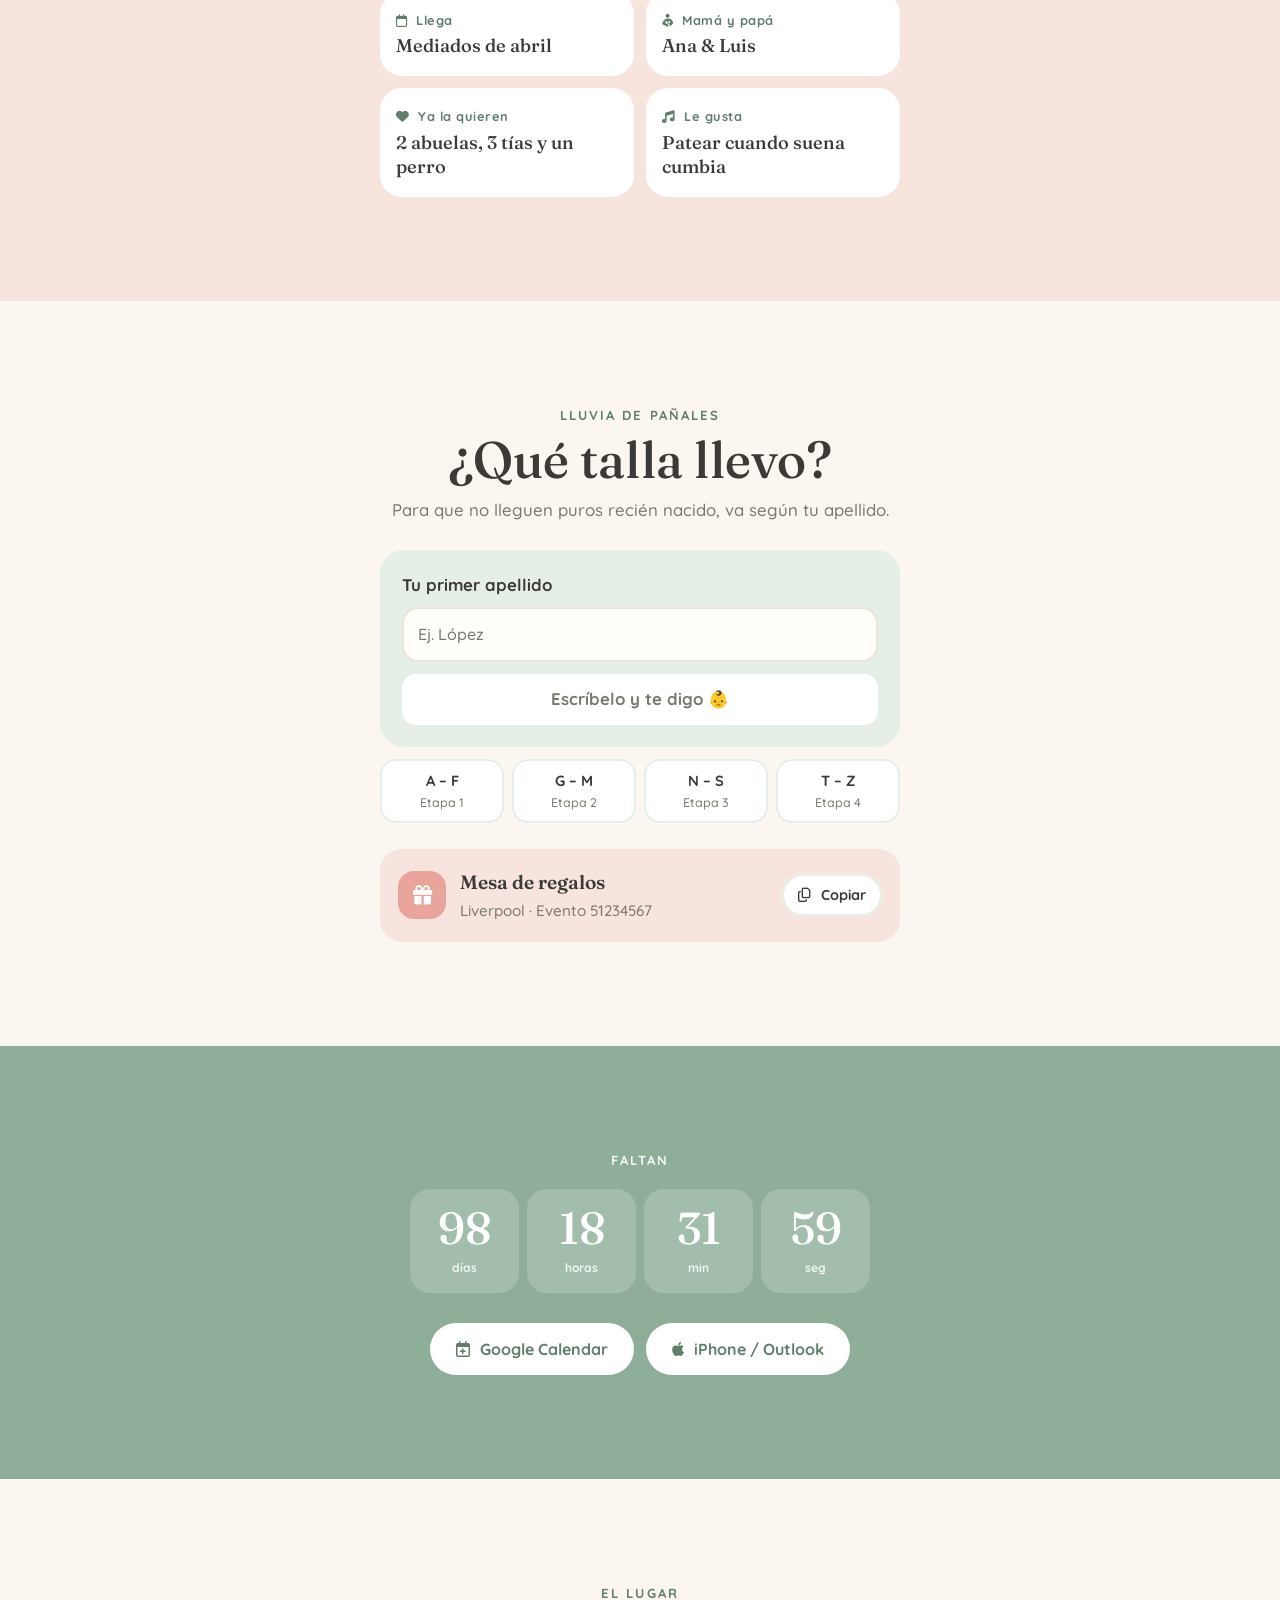
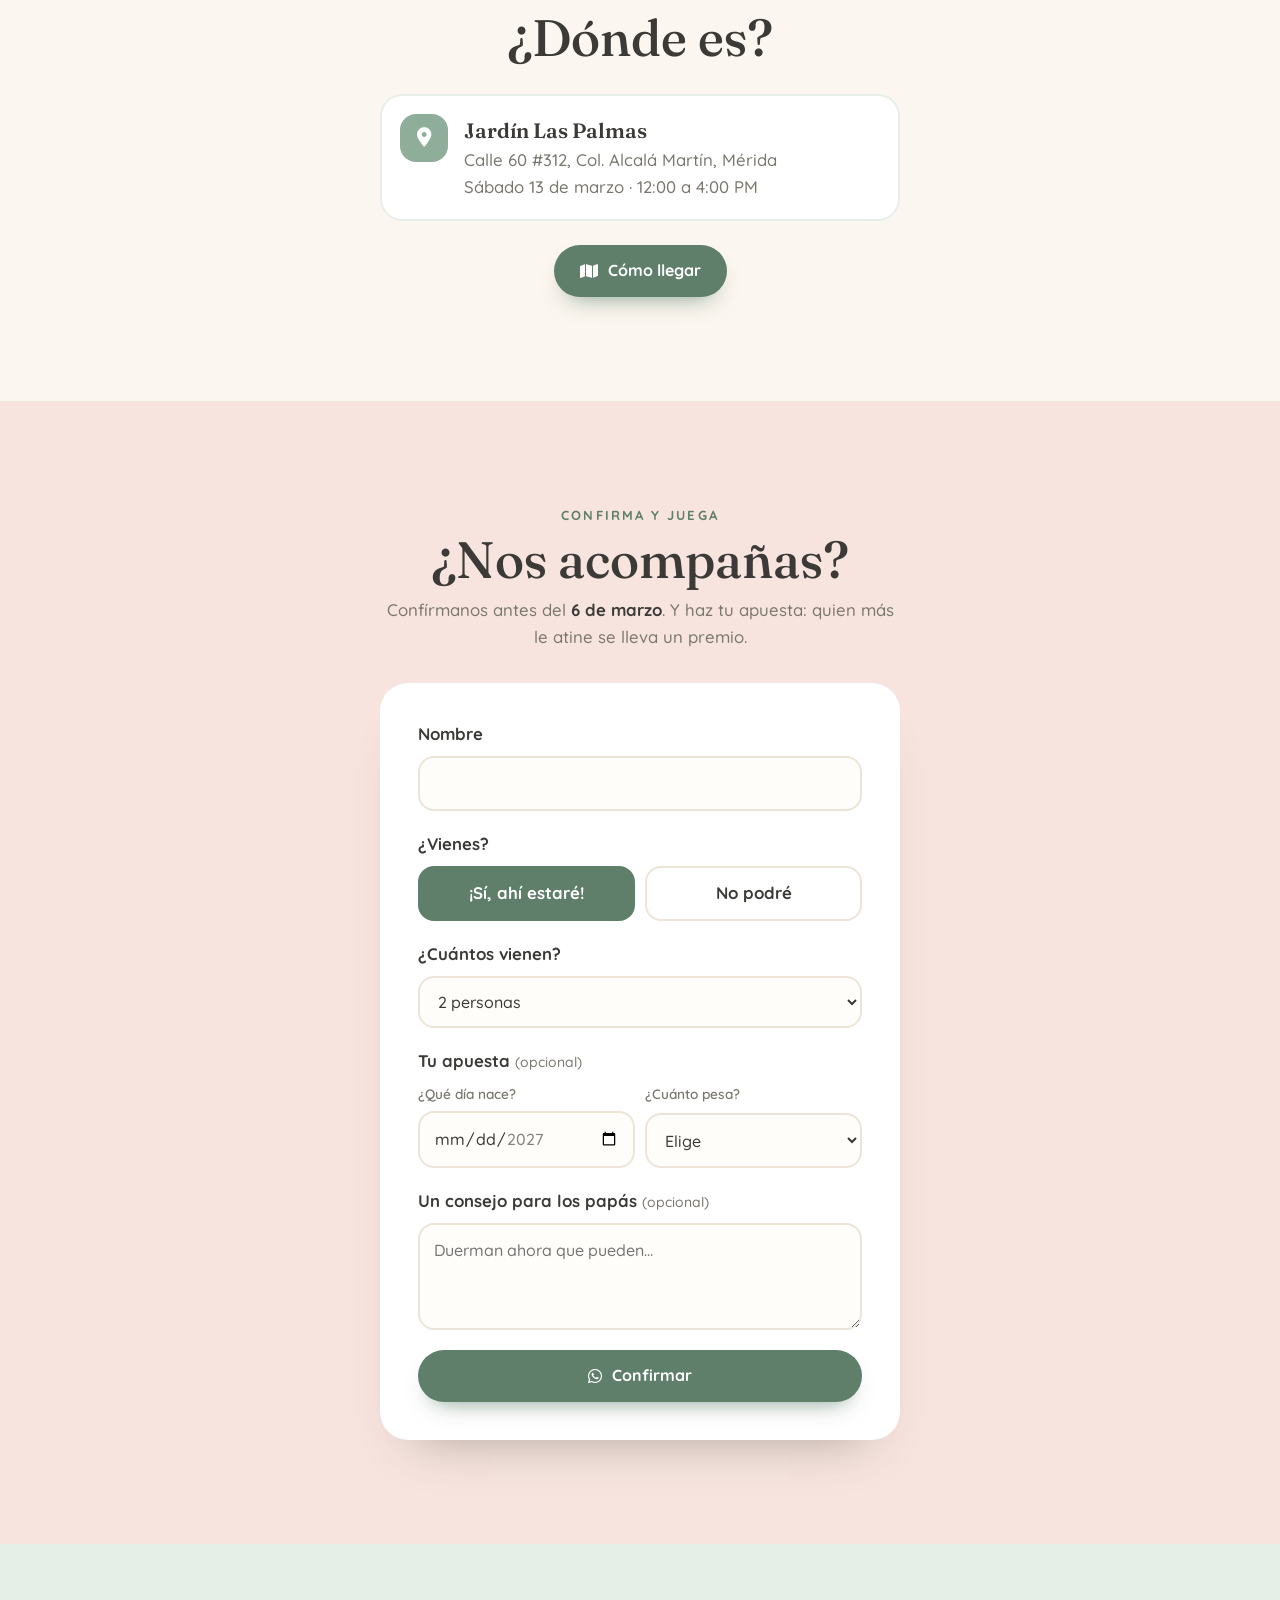
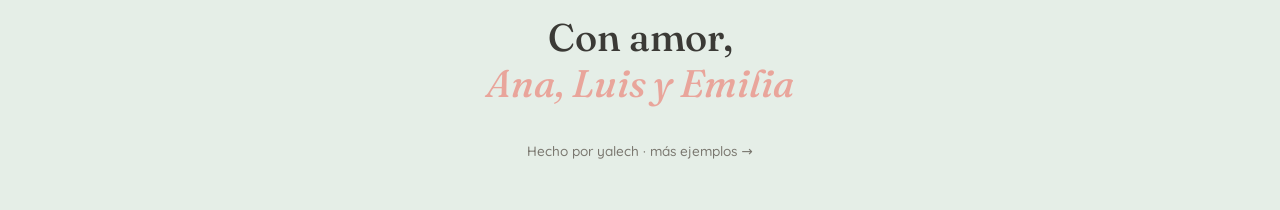
<file: baby-shower/index.html>
<!doctype html>
<html lang="es">
<head>
  <meta charset="utf-8" />
  <meta name="viewport" content="width=device-width, initial-scale=1, viewport-fit=cover" />
  <title>Baby shower de Ana · ¡Ya viene Emilia!</title>
  <meta name="description" content="Sábado 13 de marzo de 2027 · 12:00 PM · Mérida. Acompáñanos a celebrar la llegada de Emilia." />
  <meta name="theme-color" content="#8fae9a" />
  <!-- Vista previa al compartir (WhatsApp, Facebook…). Al publicar, cambia la ruta de la imagen
       por la URL completa, ej. https://tudominio.com/assets/og.jpg -->
  <meta property="og:type" content="website" />
  <meta property="og:title" content="Baby shower de Ana · ¡Ya viene Emilia!" />
  <meta property="og:description" content="Sábado 13 de marzo de 2027 · 12:00 PM · Mérida. Acompáñanos a celebrar la llegada de Emilia." />
  <meta property="og:image" content="assets/og.jpg" />
  <meta property="og:image:width" content="1200" />
  <meta property="og:image:height" content="630" />
  <meta name="twitter:card" content="summary_large_image" />
  <link rel="icon" href="favicon.svg" type="image/svg+xml" />
  <link rel="preload" href="../assets/fuentes/fraunces-latin-87dbe968.woff2" as="font" type="font/woff2" crossorigin />
  <link rel="preload" href="../assets/fuentes/fraunces-latin-48642176.woff2" as="font" type="font/woff2" crossorigin />
  <link rel="preload" href="../assets/fuentes/quicksand-latin-0c24c621.woff2" as="font" type="font/woff2" crossorigin />
  <link rel="stylesheet" href="../assets/fuentes/fraunces-quicksand-21649d.css" />
  <link rel="stylesheet" href="../assets/iconos/iconos.css?v=2" />
  <link rel="stylesheet" href="styles.css?v=1" />
  <link rel="stylesheet" href="../assets/muestra.css?v=4" />
</head>
<body class="is-locked">
  <!-- Aviso de ejemplo (ficticio) con regreso y cotizador. Para un cliente real, borra este bloque. -->
  <div class="mu-barra" role="note">
    <span><strong>Ejemplo ficticio</strong><span class="mu-barra-quien"> · hecho por yalech</span></span>
    <a href="../">← Más ejemplos</a>
    <a class="mu-barra-cta" href="../?cotizar=invitacion&amp;ejemplo=Baby+shower">Quiero una así</a>
  </div>
  <!-- Invitación de ejemplo (familia ficticia). Ilustrada con CSS: no usa fotos.
       Fecha, lugar y WhatsApp están en invitacion.js (la lógica, en ../comun.js).
       Cada invitado recibe su propio enlace: index.html?n=Familia%20López&p=4 -->

  <!-- ========== Entrada: raspadita con el nombre ========== -->
  <div class="scratch" data-intro role="dialog" aria-modal="true" aria-labelledby="scratch-title">
    <p class="scratch-kicker">Baby shower</p>
    <h2 class="scratch-title" id="scratch-title">Raspa para conocer<br />mi nombre</h2>
    <div class="ticket">
      <div class="ticket-prize" aria-live="polite">
        <span class="ticket-small">Me llamo</span>
        <strong class="ticket-name">Emilia</strong>
        <span class="ticket-hearts" aria-hidden="true">♥ ♥ ♥</span>
      </div>
      <canvas class="ticket-cover" data-raspa aria-hidden="true"></canvas>
    </div>
    <p class="scratch-hint" data-raspa-hint>Pasa el dedo por la tarjeta ✨</p>
    <button class="btn btn--sage scratch-go" type="button" data-abrir hidden>Ver invitación <i class="fa-solid fa-arrow-down"></i></button>
    <button class="scratch-skip" type="button" data-revelar>Descubrir sin raspar</button>
  </div>
  <div class="hearts" aria-hidden="true"></div>

  <main>
    <!-- ========== Portada ========== -->
    <section class="hero">
      <div class="mobile" aria-hidden="true">
        <span class="mobile-bar"></span>
        <span class="hang hang--a"><i class="fa-solid fa-cloud"></i></span>
        <span class="hang hang--b"><i class="fa-solid fa-moon"></i></span>
        <span class="hang hang--c"><i class="fa-solid fa-star"></i></span>
        <span class="hang hang--d"><i class="fa-solid fa-heart"></i></span>
      </div>
      <div class="hero-text">
        <p class="kicker">Baby shower</p>
        <h1 class="title">Ya viene<br /><em>Emilia</em></h1>
        <p class="hero-sub">Celebremos juntos su llegada</p>
        <p class="hero-date">Sábado 13 de marzo · 12:00 PM</p>
      </div>
    </section>

    <!-- ========== Pase: pulserita de hospital ========== -->
    <section class="section">
      <div class="wrap narrow center">
        <p class="intro-text">Ana y Luis estamos contando los días para conocer a nuestra bebé, y nos encantaría que nos acompañes a celebrarla.</p>
        <div class="band">
          <span class="band-clip" aria-hidden="true"></span>
          <div class="band-body">
            <small>Pase para</small>
            <strong data-invitado>Invitado especial</strong>
            <span><b data-pases>2</b> <span data-pases-txt>lugares</span></span>
          </div>
          <span class="band-dots" aria-hidden="true"></span>
        </div>
      </div>
    </section>

    <!-- ========== Ficha de la bebé ========== -->
    <section class="section section--blush">
      <div class="wrap narrow">
        <div class="center">
          <p class="eyebrow">Su ficha</p>
          <h2 class="h2">Conoce a Emilia</h2>
        </div>
        <dl class="ficha">
          <div><dt><i class="fa-regular fa-calendar"></i> Llega</dt><dd>Mediados de abril</dd></div>
          <div><dt><i class="fa-solid fa-person-breastfeeding"></i> Mamá y papá</dt><dd>Ana &amp; Luis</dd></div>
          <div><dt><i class="fa-solid fa-heart"></i> Ya la quieren</dt><dd>2 abuelas, 3 tías y un perro</dd></div>
          <div><dt><i class="fa-solid fa-music"></i> Le gusta</dt><dd>Patear cuando suena cumbia</dd></div>
        </dl>
      </div>
    </section>

    <!-- ========== Lluvia de pañales ========== -->
    <section class="section">
      <div class="wrap narrow center">
        <p class="eyebrow">Lluvia de pañales</p>
        <h2 class="h2">¿Qué talla llevo?</h2>
        <p class="lead">Para que no lleguen puros recién nacido, va según tu apellido.</p>
        <div class="talla">
          <label class="field">
            <span>Tu primer apellido</span>
            <input data-apellido maxlength="40" placeholder="Ej. López" autocomplete="family-name" />
          </label>
          <p class="talla-out" data-talla aria-live="polite">Escríbelo y te digo 👶</p>
        </div>
        <ul class="tallas">
          <li><b>A – F</b><span>Etapa 1</span></li>
          <li><b>G – M</b><span>Etapa 2</span></li>
          <li><b>N – S</b><span>Etapa 3</span></li>
          <li><b>T – Z</b><span>Etapa 4</span></li>
        </ul>
        <div class="gift">
          <i class="fa-solid fa-gift"></i>
          <div>
            <strong>Mesa de regalos</strong>
            <span>Liverpool · Evento 51234567</span>
          </div>
          <button class="btn btn--line" type="button" data-copy="51234567"><i class="fa-regular fa-copy"></i> Copiar</button>
        </div>
      </div>
    </section>

    <!-- ========== Cuenta regresiva ========== -->
    <section class="section section--sage">
      <div class="wrap center">
        <p class="eyebrow" data-clock-label>Faltan</p>
        <div class="clock" data-clock>
          <div><strong data-u="d">000</strong><small>días</small></div>
          <div><strong data-u="h">00</strong><small>horas</small></div>
          <div><strong data-u="m">00</strong><small>min</small></div>
          <div><strong data-u="s">00</strong><small>seg</small></div>
        </div>
        <p class="clock-done" hidden>¡Hoy es el baby shower! 🍼</p>
        <div class="cal-actions">
          <a class="btn btn--light" data-gcal target="_blank" rel="noopener"><i class="fa-regular fa-calendar-plus"></i> Google Calendar</a>
          <button class="btn btn--light" type="button" data-ics><i class="fa-brands fa-apple"></i> iPhone / Outlook</button>
        </div>
      </div>
    </section>

    <!-- ========== Dónde ========== -->
    <section class="section">
      <div class="wrap narrow center">
        <p class="eyebrow">El lugar</p>
        <h2 class="h2">¿Dónde es?</h2>
        <div class="where">
          <i class="fa-solid fa-location-dot"></i>
          <div>
            <strong>Jardín Las Palmas</strong>
            <span>Calle 60 #312, Col. Alcalá Martín, Mérida</span>
            <span>Sábado 13 de marzo · 12:00 a 4:00 PM</span>
          </div>
        </div>
        <a class="btn btn--sage" href="https://maps.google.com/?q=Alcala+Martin+Merida+Yucatan" target="_blank" rel="noopener"><i class="fa-solid fa-map"></i> Cómo llegar</a>
      </div>
    </section>

    <!-- ========== Confirmación + apuesta ========== -->
    <section class="section section--blush" id="confirmar">
      <div class="wrap narrow">
        <div class="center">
          <p class="eyebrow">Confirma y juega</p>
          <h2 class="h2">¿Nos acompañas?</h2>
          <p class="lead">Confírmanos antes del <strong>6 de marzo</strong>. Y haz tu apuesta: quien más le atine se lleva un premio.</p>
        </div>
        <form class="rsvp" id="rsvp-form" novalidate>
          <label class="field">
            <span>Nombre</span>
            <input name="nombre" required maxlength="80" autocomplete="name" />
          </label>
          <fieldset class="field">
            <legend>¿Vienes?</legend>
            <div class="choice">
              <label><input type="radio" name="asiste" value="si" checked /><span>¡Sí, ahí estaré!</span></label>
              <label><input type="radio" name="asiste" value="no" /><span>No podré</span></label>
            </div>
          </fieldset>
          <label class="field" data-solo-si>
            <span>¿Cuántos vienen?</span>
            <select name="lugares"></select>
          </label>
          <fieldset class="field bet" data-solo-si>
            <legend>Tu apuesta <small>(opcional)</small></legend>
            <div class="bet-row">
              <label><span>¿Qué día nace?</span><input type="date" data-apuesta-dia min="2027-03-20" max="2027-05-10" /></label>
              <label><span>¿Cuánto pesa?</span>
                <select data-apuesta-peso>
                  <option value="">Elige</option>
                  <option>2.5 kg</option><option>2.8 kg</option><option>3.0 kg</option><option>3.2 kg</option><option>3.4 kg</option><option>3.6 kg</option><option>3.8 kg o más</option>
                </select>
              </label>
            </div>
            <input type="hidden" name="comida" />
          </fieldset>
          <label class="field">
            <span>Un consejo para los papás <small>(opcional)</small></span>
            <textarea name="mensaje" rows="3" maxlength="400" placeholder="Duerman ahora que pueden…"></textarea>
          </label>
          <p class="form-error" hidden></p>
          <button class="btn btn--sage" type="submit"><i class="fa-brands fa-whatsapp"></i> Confirmar</button>
          <p class="form-ok" hidden>¡Gracias! Se abrió WhatsApp con tu confirmación; solo falta enviarla.</p>
        </form>
      </div>
    </section>
  </main>

  <footer class="footer">
    <p class="footer-title">Con amor,<br /><em>Ana, Luis y Emilia</em></p>
    <a class="credit" href="../">Hecho por yalech · más ejemplos →</a>
  </footer>

  <script src="../assets/motion.js"></script>
  <script src="invitacion.js?v=1"></script>
  <script src="../comun.js?v=2"></script>
  <!-- Modo muestra (ejemplo ficticio). Para un cliente real, borra la siguiente línea. -->
  <script src="../assets/muestra.js?v=4" data-servicio="invitacion" data-ejemplo="Baby shower" data-para="Ana y Luis"></script>
  <script src="../assets/errores.js?v=1"></script>
</body>
</html>
</file>
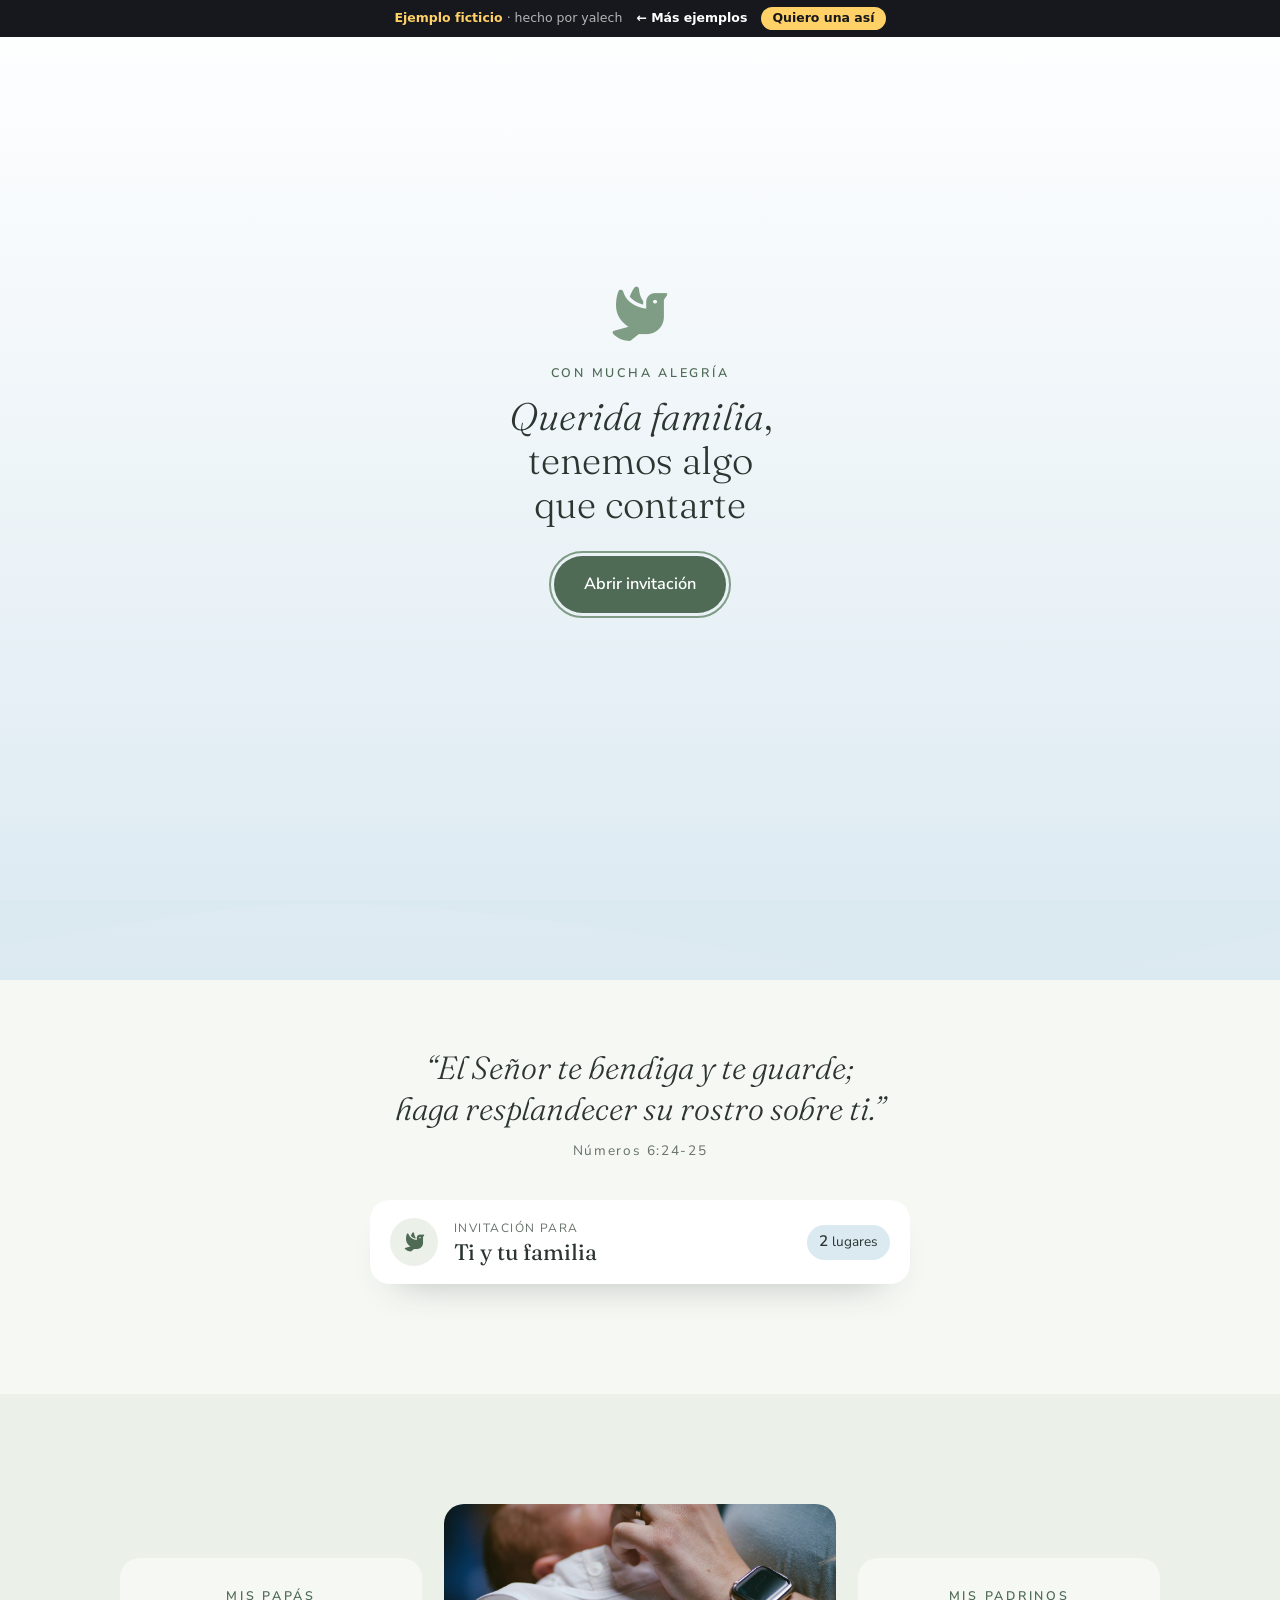
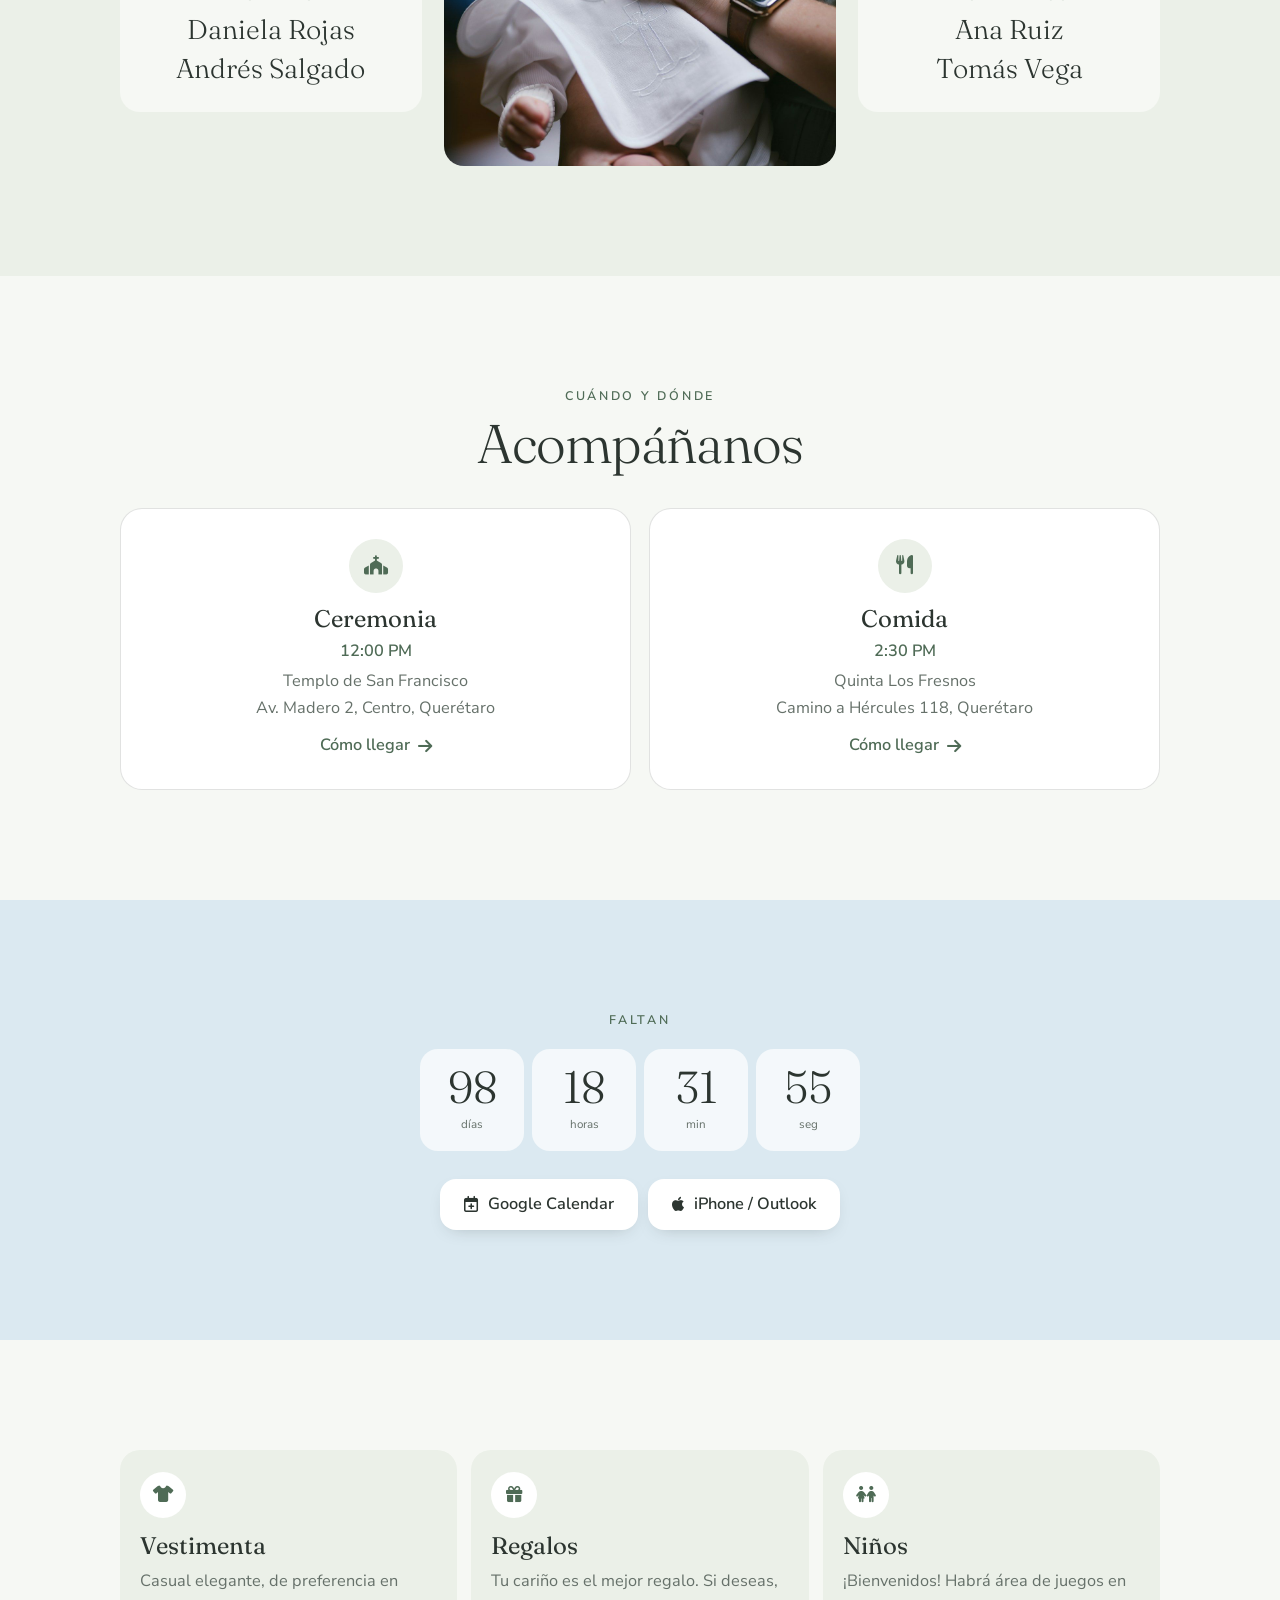
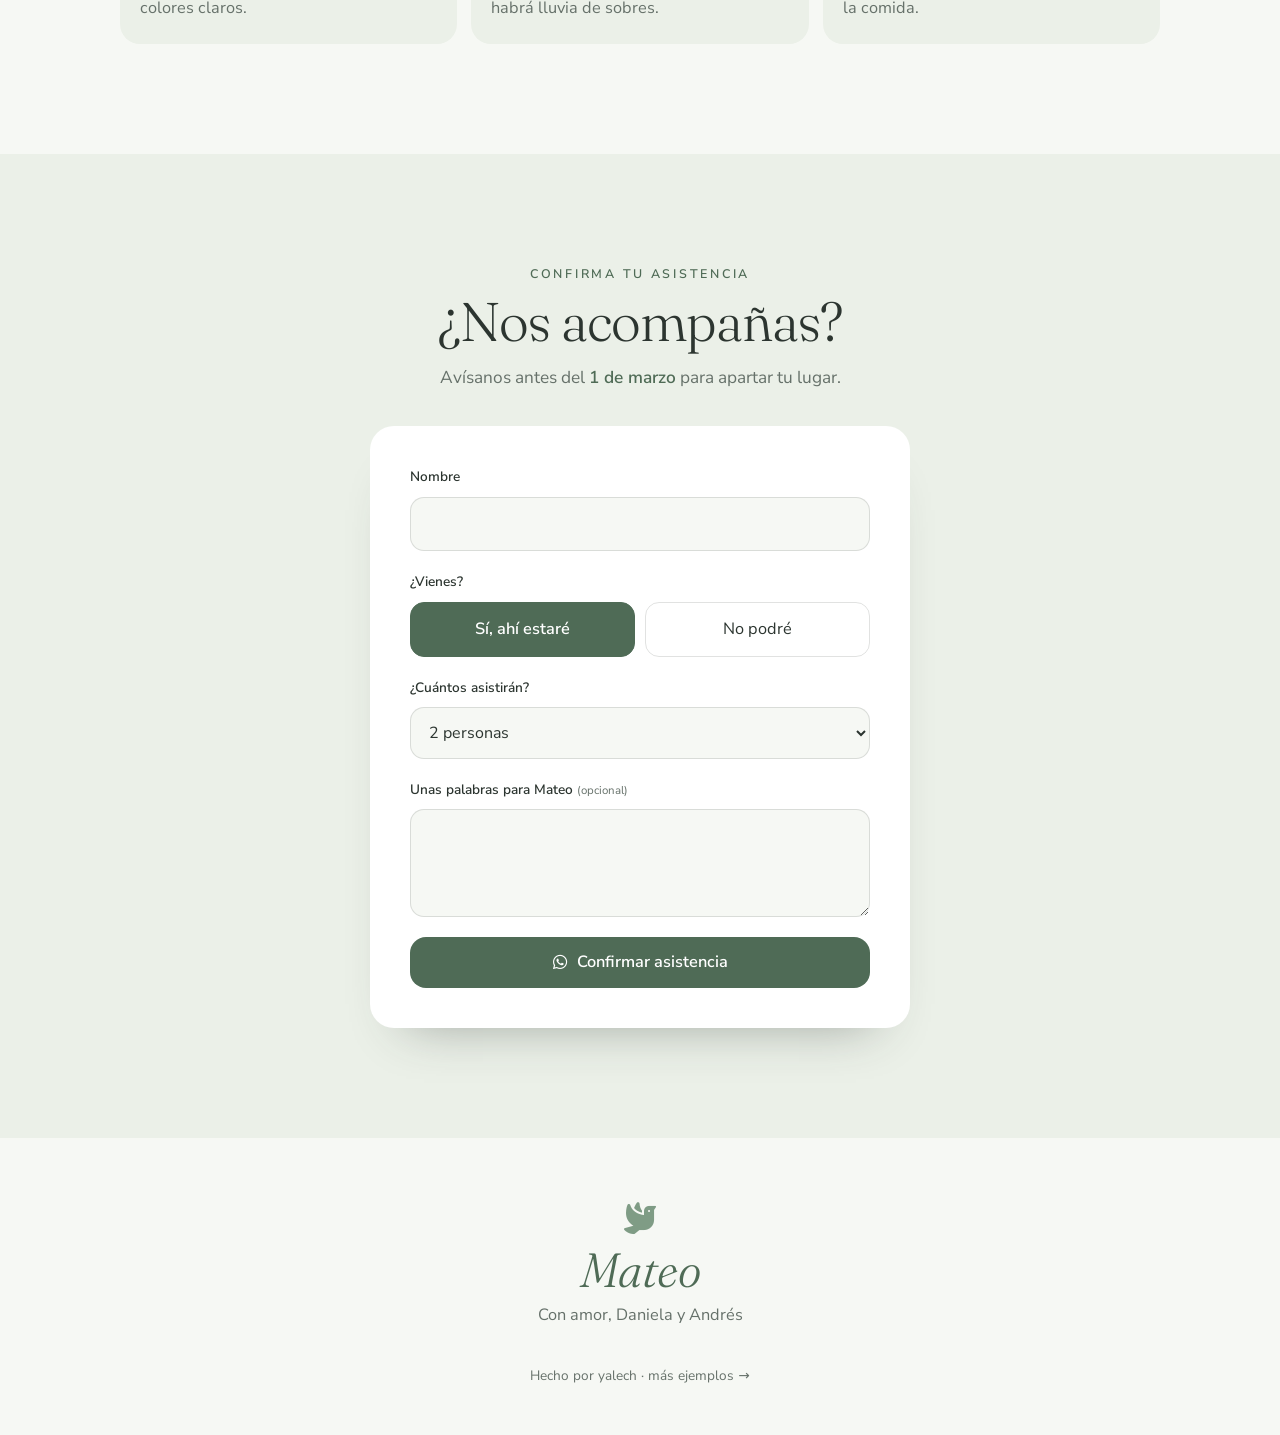
<file: bautizo/index.html>
<!doctype html>
<html lang="es">
<head>
  <meta charset="utf-8" />
  <meta name="viewport" content="width=device-width, initial-scale=1, viewport-fit=cover" />
  <title>Bautizo de Mateo</title>
  <meta name="description" content="Sábado 13 de marzo de 2027 · Querétaro. Acompáñanos en el bautizo de Mateo." />
  <meta name="theme-color" content="#f3f6f1" />
  <!-- Vista previa al compartir (WhatsApp, Facebook…). Al publicar, cambia la ruta de la imagen
       por la URL completa, ej. https://tudominio.com/assets/og.jpg -->
  <meta property="og:type" content="website" />
  <meta property="og:title" content="Bautizo de Mateo" />
  <meta property="og:description" content="Sábado 13 de marzo de 2027 · Querétaro. Acompáñanos en el bautizo de Mateo." />
  <meta property="og:image" content="assets/og.jpg" />
  <meta property="og:image:width" content="1200" />
  <meta property="og:image:height" content="630" />
  <meta name="twitter:card" content="summary_large_image" />
  <link rel="icon" href="favicon.svg" type="image/svg+xml" />
  <link rel="preload" href="../assets/fuentes/fraunces-latin-b58654dd.woff2" as="font" type="font/woff2" crossorigin />
  <link rel="preload" href="../assets/fuentes/fraunces-latin-48642176.woff2" as="font" type="font/woff2" crossorigin />
  <link rel="preload" href="../assets/fuentes/nunito-sans-latin-a4a1d4b8.woff2" as="font" type="font/woff2" crossorigin />
  <link rel="stylesheet" href="../assets/fuentes/fraunces-nunitosans-178d9d.css" />
  <link rel="stylesheet" href="../assets/iconos/iconos.css?v=2" />
  <link rel="stylesheet" href="styles.css?v=1" />
  <link rel="stylesheet" href="../assets/muestra.css?v=4" />
</head>
<body class="is-locked">
  <!-- Aviso de ejemplo (ficticio) con regreso y cotizador. Para un cliente real, borra este bloque. -->
  <div class="mu-barra" role="note">
    <span><strong>Ejemplo ficticio</strong><span class="mu-barra-quien"> · hecho por yalech</span></span>
    <a href="../">← Más ejemplos</a>
    <a class="mu-barra-cta" href="../?cotizar=invitacion&amp;ejemplo=Bautizo">Quiero una así</a>
  </div>
  <!-- Invitación de ejemplo (familia ficticia). Fotos de Unsplash, uso libre.
       Fecha, lugares y WhatsApp están en invitacion.js (la lógica, en ../comun.js).
       Cada invitado recibe su propio enlace: index.html?n=Familia%20López&p=4 -->

  <!-- ========== Entrada: telón con paloma que sube ========== -->
  <div class="veil" data-intro role="dialog" aria-modal="true" aria-labelledby="veil-title">
    <div class="veil-inner">
      <i class="dove fa-solid fa-dove" aria-hidden="true"></i>
      <p class="veil-kicker">Con mucha alegría</p>
      <p class="veil-title" id="veil-title"><span data-invitado>Querida familia</span>, tenemos algo que contarte</p>
      <button class="veil-btn" type="button" data-abrir>Abrir invitación</button>
    </div>
    <svg class="veil-wave" viewBox="0 0 1440 80" preserveAspectRatio="none" aria-hidden="true"><path d="M0 0h1440v30c-120 30-240 46-360 46S840 50 720 34 480 4 360 4 120 30 0 46z" /></svg>
  </div>

  <main>
    <!-- ========== Portada ========== -->
    <section class="hero">
      <div class="hero-photo"><img src="assets/hero.jpg" alt="Bebé recibiendo el agua del bautizo con una concha" /></div>
      <div class="hero-text">
        <p class="kicker">Mi bautizo</p>
        <h1 class="name">Mateo</h1>
        <p class="hero-date">Sábado 13 de marzo de 2027<span>Querétaro, Qro.</span></p>
      </div>
    </section>

    <!-- ========== Versículo y pase ========== -->
    <section class="section">
      <div class="wrap narrow center">
        <p class="verse">“El Señor te bendiga y te guarde; haga resplandecer su rostro sobre ti.”</p>
        <p class="verse-ref">Números 6:24-25</p>
        <div class="pass">
          <i class="fa-solid fa-dove"></i>
          <div><small>Invitación para</small><strong data-invitado>Ti y tu familia</strong></div>
          <span class="pass-num"><strong data-pases>2</strong> <span data-pases-txt>lugares</span></span>
        </div>
      </div>
    </section>

    <!-- ========== Familia ========== -->
    <section class="section section--soft">
      <div class="wrap family">
        <div class="family-card">
          <p class="eyebrow">Mis papás</p>
          <p class="person">Daniela Rojas</p>
          <p class="person">Andrés Salgado</p>
        </div>
        <img class="family-img" src="assets/ropon.jpg" alt="Ropón blanco de bautizo" loading="lazy" />
        <div class="family-card">
          <p class="eyebrow">Mis padrinos</p>
          <p class="person">Ana Ruiz</p>
          <p class="person">Tomás Vega</p>
        </div>
      </div>
    </section>

    <!-- ========== Cuándo y dónde ========== -->
    <section class="section">
      <div class="wrap">
        <div class="center">
          <p class="eyebrow">Cuándo y dónde</p>
          <h2 class="h2">Acompáñanos</h2>
        </div>
        <div class="places">
          <article class="place">
            <span class="place-icon"><i class="fa-solid fa-church"></i></span>
            <h3 class="h3">Ceremonia</h3>
            <p class="place-time">12:00 PM</p>
            <p>Templo de San Francisco<br />Av. Madero 2, Centro, Querétaro</p>
            <a class="link" href="https://maps.google.com/?q=Templo+de+San+Francisco+Queretaro" target="_blank" rel="noopener">Cómo llegar <i class="fa-solid fa-arrow-right"></i></a>
          </article>
          <article class="place">
            <span class="place-icon"><i class="fa-solid fa-utensils"></i></span>
            <h3 class="h3">Comida</h3>
            <p class="place-time">2:30 PM</p>
            <p>Quinta Los Fresnos<br />Camino a Hércules 118, Querétaro</p>
            <a class="link" href="https://maps.google.com/?q=Hercules+Queretaro" target="_blank" rel="noopener">Cómo llegar <i class="fa-solid fa-arrow-right"></i></a>
          </article>
        </div>
      </div>
    </section>

    <!-- ========== Cuenta regresiva ========== -->
    <section class="section section--sky">
      <div class="wrap center">
        <p class="eyebrow" data-clock-label>Faltan</p>
        <div class="clock" data-clock>
          <div><strong data-u="d">000</strong><small>días</small></div>
          <div><strong data-u="h">00</strong><small>horas</small></div>
          <div><strong data-u="m">00</strong><small>min</small></div>
          <div><strong data-u="s">00</strong><small>seg</small></div>
        </div>
        <p class="clock-done" hidden>¡Hoy es el gran día!</p>
        <div class="cal-actions">
          <a class="btn btn--white" data-gcal target="_blank" rel="noopener"><i class="fa-regular fa-calendar-plus"></i> Google Calendar</a>
          <button class="btn btn--white" type="button" data-ics><i class="fa-brands fa-apple"></i> iPhone / Outlook</button>
        </div>
      </div>
    </section>

    <!-- ========== Detalles ========== -->
    <section class="section">
      <div class="wrap details">
        <div class="detail">
          <i class="fa-solid fa-shirt"></i>
          <h3 class="h3">Vestimenta</h3>
          <p>Casual elegante, de preferencia en colores claros.</p>
        </div>
        <div class="detail">
          <i class="fa-solid fa-gift"></i>
          <h3 class="h3">Regalos</h3>
          <p>Tu cariño es el mejor regalo. Si deseas, habrá lluvia de sobres.</p>
        </div>
        <div class="detail">
          <i class="fa-solid fa-children"></i>
          <h3 class="h3">Niños</h3>
          <p>¡Bienvenidos! Habrá área de juegos en la comida.</p>
        </div>
      </div>
    </section>

    <!-- ========== Confirmación ========== -->
    <section class="section section--soft" id="confirmar">
      <div class="wrap narrow">
        <div class="center">
          <p class="eyebrow">Confirma tu asistencia</p>
          <h2 class="h2">¿Nos acompañas?</h2>
          <p class="lead">Avísanos antes del <strong>1 de marzo</strong> para apartar tu lugar.</p>
        </div>
        <form class="rsvp" id="rsvp-form" novalidate>
          <label class="field">
            <span>Nombre</span>
            <input name="nombre" required maxlength="80" autocomplete="name" />
          </label>
          <fieldset class="field">
            <legend>¿Vienes?</legend>
            <div class="choice">
              <label><input type="radio" name="asiste" value="si" checked /><span>Sí, ahí estaré</span></label>
              <label><input type="radio" name="asiste" value="no" /><span>No podré</span></label>
            </div>
          </fieldset>
          <label class="field" data-solo-si>
            <span>¿Cuántos asistirán?</span>
            <select name="lugares"></select>
          </label>
          <label class="field">
            <span>Unas palabras para Mateo <small>(opcional)</small></span>
            <textarea name="mensaje" rows="3" maxlength="400"></textarea>
          </label>
          <p class="form-error" hidden></p>
          <button class="btn btn--sage" type="submit"><i class="fa-brands fa-whatsapp"></i> Confirmar asistencia</button>
          <p class="form-ok" hidden>¡Gracias! Se abrió WhatsApp con tu confirmación; solo falta enviarla.</p>
        </form>
      </div>
    </section>
  </main>

  <footer class="footer">
    <i class="dove dove--small fa-solid fa-dove" aria-hidden="true"></i>
    <p class="footer-name">Mateo</p>
    <p>Con amor, Daniela y Andrés</p>
    <a class="credit" href="../">Hecho por yalech · más ejemplos →</a>
  </footer>

  <script src="../assets/motion.js"></script>
  <script src="invitacion.js?v=1"></script>
  <script src="../comun.js?v=1"></script>
  <!-- Modo muestra (ejemplo ficticio). Para un cliente real, borra la siguiente línea. -->
  <script src="../assets/muestra.js?v=4" data-servicio="invitacion" data-ejemplo="Bautizo" data-para="Daniela y Andrés"></script>
  <script src="../assets/errores.js?v=1"></script>
</body>
</html>
</file>
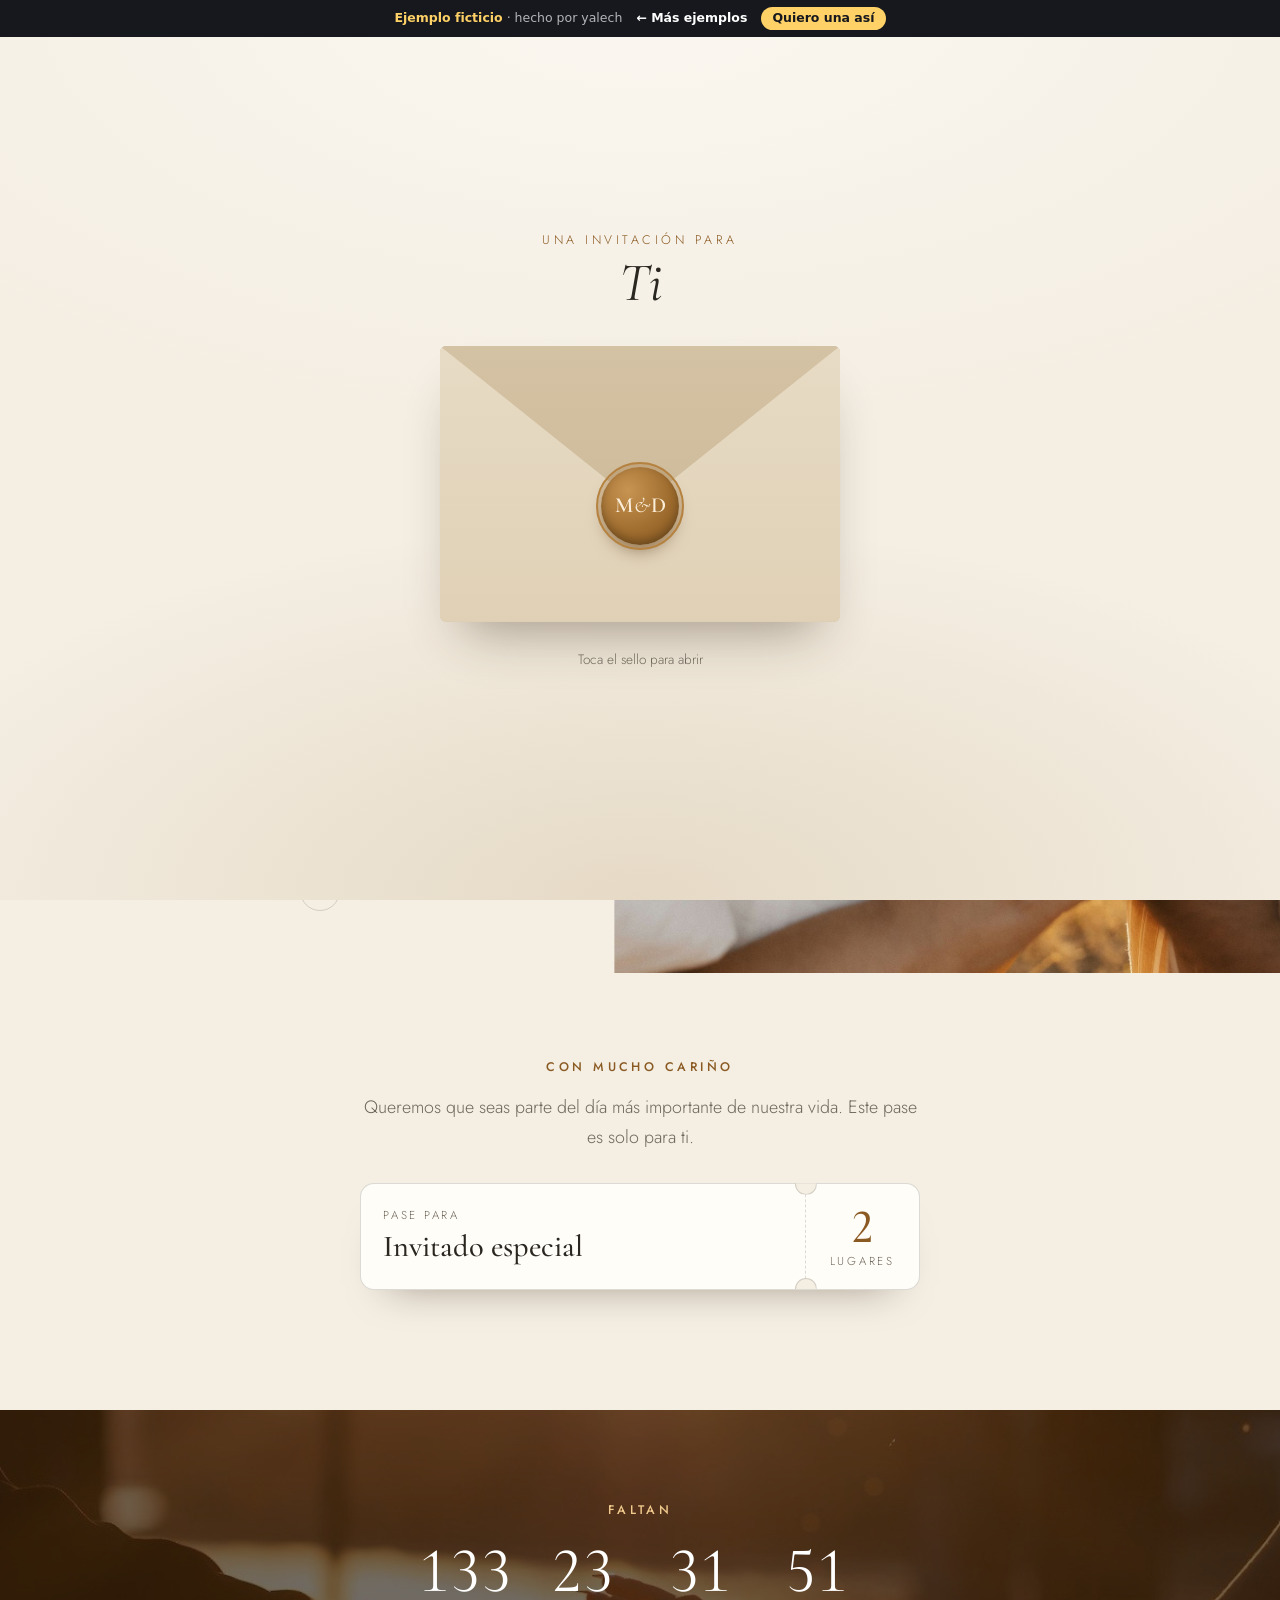
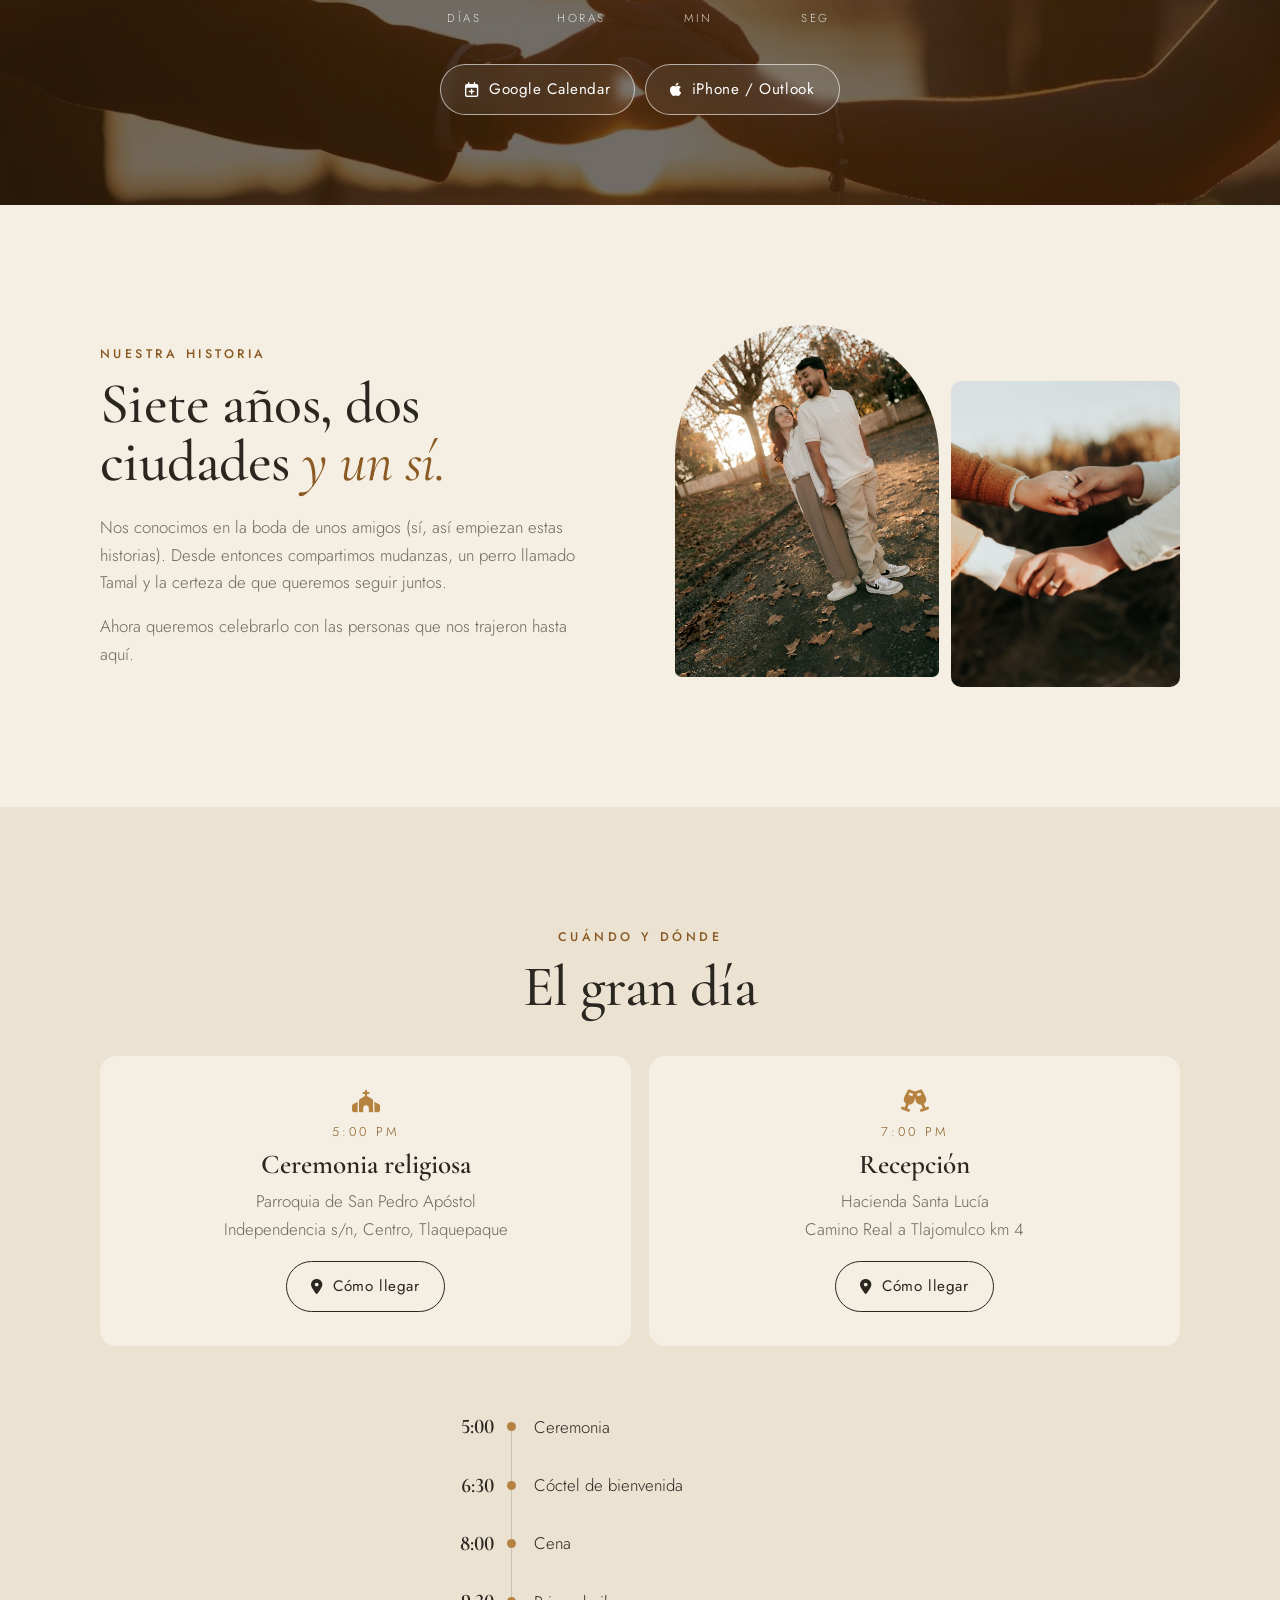
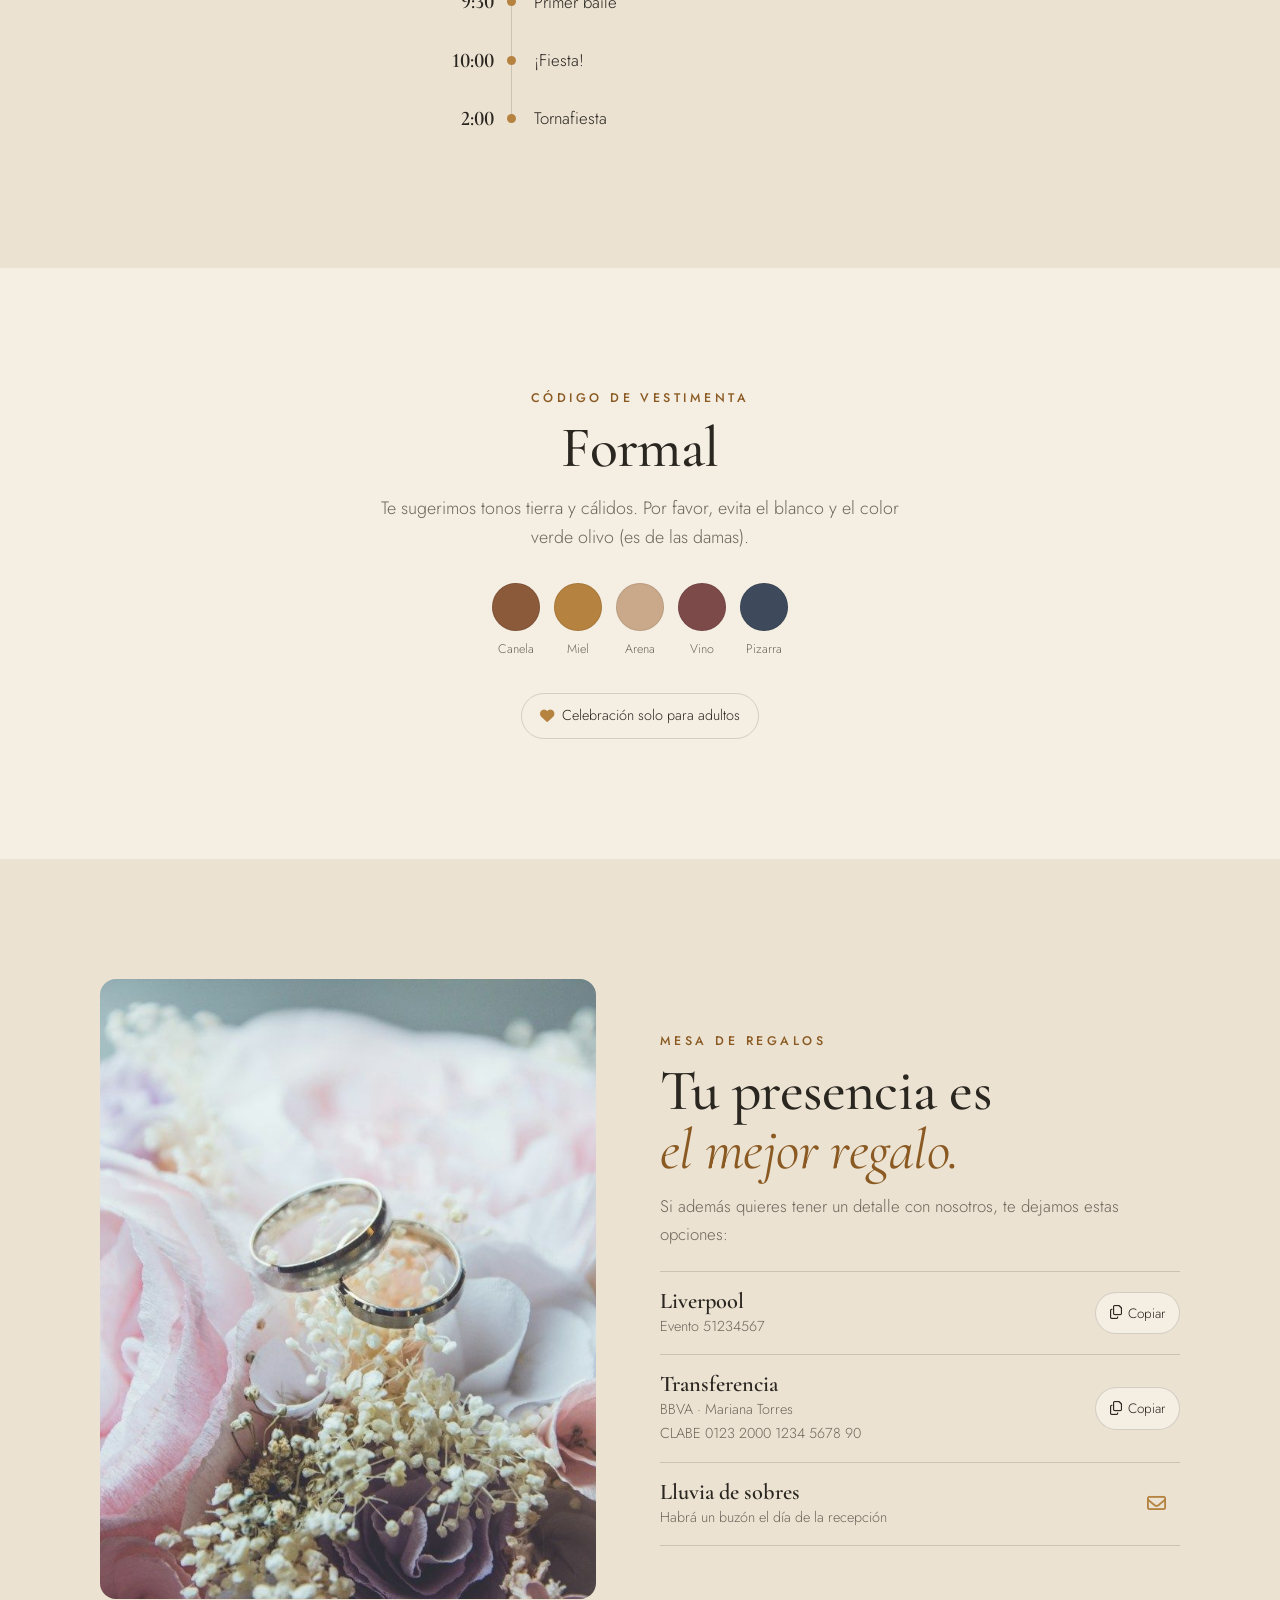
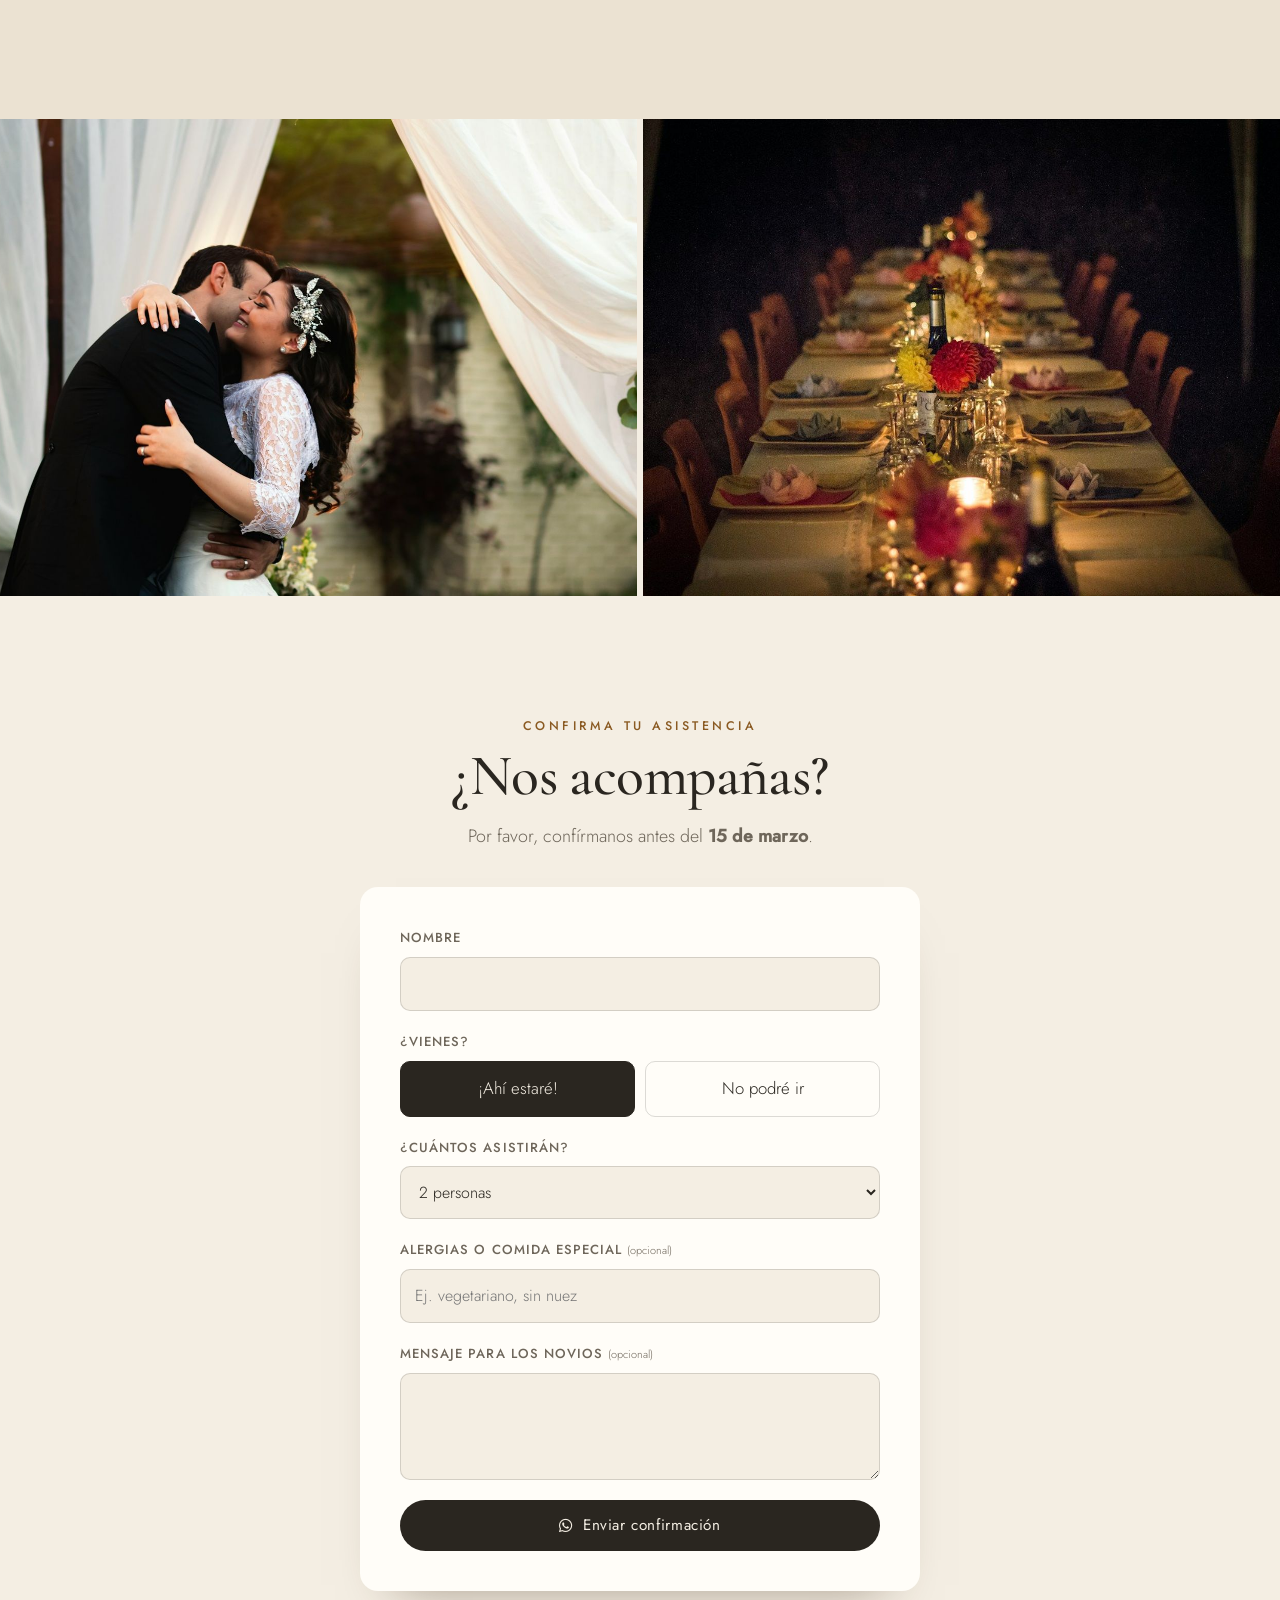
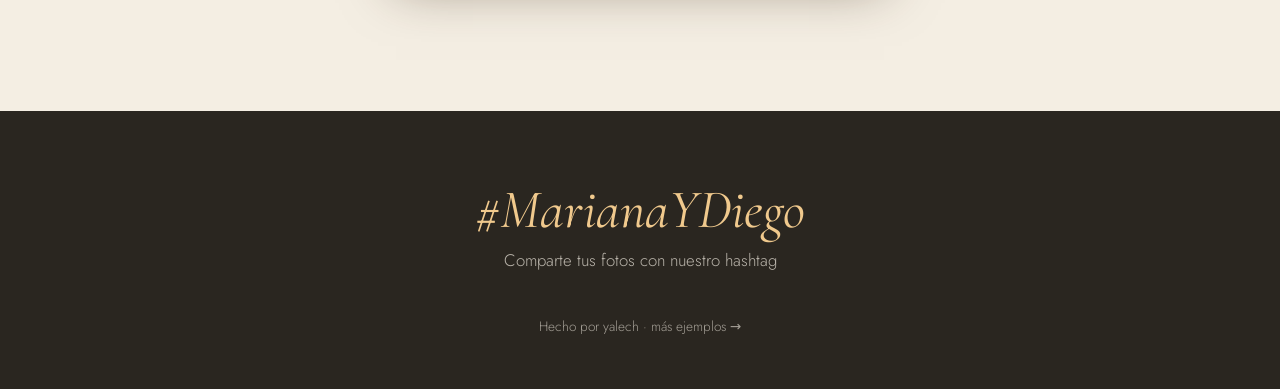
<file: boda/index.html>
<!doctype html>
<html lang="es">
<head>
  <meta charset="utf-8" />
  <meta name="viewport" content="width=device-width, initial-scale=1, viewport-fit=cover" />
  <title>Mariana & Diego · Nos casamos</title>
  <meta name="description" content="Sábado 17 de abril de 2027 · Tlaquepaque, Jalisco. Nos encantaría que nos acompañes." />
  <meta name="theme-color" content="#f4eee3" />
  <!-- Vista previa al compartir (WhatsApp, Facebook…). Al publicar, cambia la ruta de la imagen
       por la URL completa, ej. https://tudominio.com/assets/og.jpg -->
  <meta property="og:type" content="website" />
  <meta property="og:title" content="Mariana & Diego · Nos casamos" />
  <meta property="og:description" content="Sábado 17 de abril de 2027 · Tlaquepaque, Jalisco. Nos encantaría que nos acompañes." />
  <meta property="og:image" content="assets/og.jpg" />
  <meta property="og:image:width" content="1200" />
  <meta property="og:image:height" content="630" />
  <meta name="twitter:card" content="summary_large_image" />
  <link rel="icon" href="favicon.svg" type="image/svg+xml" />
  <link rel="preload" href="../assets/fuentes/cormorant-garamond-latin-52ea38a7.woff2" as="font" type="font/woff2" crossorigin />
  <link rel="preload" href="../assets/fuentes/cormorant-garamond-latin-74db058f.woff2" as="font" type="font/woff2" crossorigin />
  <link rel="preload" href="../assets/fuentes/jost-latin-d3fc5b41.woff2" as="font" type="font/woff2" crossorigin />
  <link rel="stylesheet" href="../assets/fuentes/cormorantgaramond-jost-652c76.css" />
  <link rel="stylesheet" href="../assets/iconos/iconos.css?v=2" />
  <link rel="stylesheet" href="styles.css?v=2" />
  <link rel="stylesheet" href="../assets/muestra.css?v=4" />
</head>
<body class="is-locked">
  <!-- Aviso de ejemplo (ficticio) con regreso y cotizador. Para un cliente real, borra este bloque. -->
  <div class="mu-barra" role="note">
    <span><strong>Ejemplo ficticio</strong><span class="mu-barra-quien"> · hecho por yalech</span></span>
    <a href="../">← Más ejemplos</a>
    <a class="mu-barra-cta" href="../?cotizar=invitacion&amp;ejemplo=Boda">Quiero una así</a>
  </div>
  <!-- Invitación de ejemplo (pareja ficticia). Fotos de Unsplash, uso libre.
       Nombres, fecha, lugares y WhatsApp están en invitacion.js (la lógica, en ../comun.js).
       Cada invitado recibe su propio enlace: index.html?n=Familia%20López&p=4
       (los pases se crean fácil en pases.html). -->

  <!-- ========== Sobre: lo primero que ve el invitado ========== -->
  <div class="sobre" data-intro role="dialog" aria-modal="true" aria-labelledby="sobre-para">
    <div class="sobre-inner">
      <p class="sobre-kicker">Una invitación para</p>
      <p class="sobre-para" id="sobre-para" data-invitado>Ti</p>
      <div class="env-wrap">
        <div class="env" data-abrir aria-hidden="true">
          <div class="env-back"></div>
          <div class="env-card"><span>M <em>&</em> D</span><small>17 · 04 · 27</small></div>
          <div class="env-front"></div>
          <div class="env-flap"></div>
        </div>
        <button class="seal" type="button" data-abrir aria-label="Abrir la invitación">M<em>&</em>D</button>
      </div>
      <p class="sobre-hint">Toca el sello para abrir</p>
    </div>
  </div>

  <main>
    <!-- ========== Portada ========== -->
    <section class="hero">
      <img class="hero-img" src="assets/hero.jpg" alt="Mariana y Diego abrazados al atardecer" />
      <div class="hero-text">
        <p class="kicker">Nos casamos</p>
        <h1 class="names">Mariana <em>&</em> Diego</h1>
        <p class="hero-date">Sábado 17 de abril de 2027<span>Tlaquepaque, Jalisco</span></p>
      </div>
      <a class="scroll-cue" href="#pase" aria-label="Bajar"><i class="fa-solid fa-chevron-down"></i></a>
    </section>

    <!-- ========== Pase personal ========== -->
    <section class="section" id="pase">
      <div class="wrap narrow center">
        <p class="eyebrow">Con mucho cariño</p>
        <p class="lead">Queremos que seas parte del día más importante de nuestra vida. Este pase es solo para ti.</p>
        <div class="ticket">
          <div class="ticket-main">
            <small>Pase para</small>
            <strong data-invitado>Invitado especial</strong>
          </div>
          <div class="ticket-side">
            <strong data-pases>2</strong>
            <small data-pases-txt>lugares</small>
          </div>
        </div>
      </div>
    </section>

    <!-- ========== Cuenta regresiva ========== -->
    <section class="countdown">
      <img src="assets/atardecer.jpg" alt="" loading="lazy" />
      <div class="wrap center">
        <p class="eyebrow" data-clock-label>Faltan</p>
        <div class="clock" data-clock>
          <div><strong data-u="d">000</strong><small>días</small></div>
          <div><strong data-u="h">00</strong><small>horas</small></div>
          <div><strong data-u="m">00</strong><small>min</small></div>
          <div><strong data-u="s">00</strong><small>seg</small></div>
        </div>
        <p class="clock-done" hidden>¡Hoy es el gran día!</p>
        <div class="cal-actions">
          <a class="btn btn--light" data-gcal target="_blank" rel="noopener"><i class="fa-regular fa-calendar-plus"></i> Google Calendar</a>
          <button class="btn btn--light" type="button" data-ics><i class="fa-brands fa-apple"></i> iPhone / Outlook</button>
        </div>
      </div>
    </section>

    <!-- ========== Historia ========== -->
    <section class="section">
      <div class="wrap story">
        <div class="story-text">
          <p class="eyebrow">Nuestra historia</p>
          <h2 class="h2">Siete años, dos ciudades <em>y un sí.</em></h2>
          <p>Nos conocimos en la boda de unos amigos (sí, así empiezan estas historias). Desde entonces compartimos mudanzas, un perro llamado Tamal y la certeza de que queremos seguir juntos.</p>
          <p>Ahora queremos celebrarlo con las personas que nos trajeron hasta aquí.</p>
        </div>
        <div class="story-photos">
          <img src="assets/paseo.jpg" alt="Mariana y Diego paseando en otoño" loading="lazy" />
          <img src="assets/manos.jpg" alt="Manos entrelazadas" loading="lazy" />
        </div>
      </div>
    </section>

    <!-- ========== Cuándo y dónde ========== -->
    <section class="section section--paper">
      <div class="wrap">
        <div class="center">
          <p class="eyebrow">Cuándo y dónde</p>
          <h2 class="h2">El gran día</h2>
        </div>
        <div class="places">
          <article class="place">
            <i class="fa-solid fa-church"></i>
            <p class="place-time">5:00 PM</p>
            <h3 class="h3">Ceremonia religiosa</h3>
            <p>Parroquia de San Pedro Apóstol<br />Independencia s/n, Centro, Tlaquepaque</p>
            <a class="btn btn--line" href="https://maps.google.com/?q=Parroquia+San+Pedro+Apostol+Tlaquepaque" target="_blank" rel="noopener"><i class="fa-solid fa-location-dot"></i> Cómo llegar</a>
          </article>
          <article class="place">
            <i class="fa-solid fa-champagne-glasses"></i>
            <p class="place-time">7:00 PM</p>
            <h3 class="h3">Recepción</h3>
            <p>Hacienda Santa Lucía<br />Camino Real a Tlajomulco km 4</p>
            <a class="btn btn--line" href="https://maps.google.com/?q=Tlajomulco+de+Zuniga+Jalisco" target="_blank" rel="noopener"><i class="fa-solid fa-location-dot"></i> Cómo llegar</a>
          </article>
        </div>

        <ol class="timeline">
          <li><time>5:00</time><span>Ceremonia</span></li>
          <li><time>6:30</time><span>Cóctel de bienvenida</span></li>
          <li><time>8:00</time><span>Cena</span></li>
          <li><time>9:30</time><span>Primer baile</span></li>
          <li><time>10:00</time><span>¡Fiesta!</span></li>
          <li><time>2:00</time><span>Tornafiesta</span></li>
        </ol>
      </div>
    </section>

    <!-- ========== Vestimenta ========== -->
    <section class="section">
      <div class="wrap narrow center">
        <p class="eyebrow">Código de vestimenta</p>
        <h2 class="h2">Formal</h2>
        <p class="lead">Te sugerimos tonos tierra y cálidos. Por favor, evita el blanco y el color verde olivo (es de las damas).</p>
        <ul class="swatches" aria-label="Colores sugeridos">
          <li style="--c:#8a5a3b"><span>Canela</span></li>
          <li style="--c:#b5823f"><span>Miel</span></li>
          <li style="--c:#c9a98a"><span>Arena</span></li>
          <li style="--c:#7d4a4a"><span>Vino</span></li>
          <li style="--c:#3e4a5c"><span>Pizarra</span></li>
        </ul>
        <p class="note"><i class="fa-solid fa-heart"></i> Celebración solo para adultos</p>
      </div>
    </section>

    <!-- ========== Regalos ========== -->
    <section class="section section--paper">
      <div class="wrap gifts">
        <img class="gifts-img" src="assets/anillos.jpg" alt="Anillos de boda sobre un ramo de rosas" loading="lazy" />
        <div>
          <p class="eyebrow">Mesa de regalos</p>
          <h2 class="h2">Tu presencia es <em>el mejor regalo.</em></h2>
          <p>Si además quieres tener un detalle con nosotros, te dejamos estas opciones:</p>
          <div class="gift">
            <div><strong>Liverpool</strong><small>Evento 51234567</small></div>
            <button class="copy" type="button" data-copy="51234567"><i class="fa-regular fa-copy"></i> Copiar</button>
          </div>
          <div class="gift">
            <div><strong>Transferencia</strong><small>BBVA · Mariana Torres<br />CLABE 0123 2000 1234 5678 90</small></div>
            <button class="copy" type="button" data-copy="012320001234567890"><i class="fa-regular fa-copy"></i> Copiar</button>
          </div>
          <div class="gift">
            <div><strong>Lluvia de sobres</strong><small>Habrá un buzón el día de la recepción</small></div>
            <i class="fa-regular fa-envelope"></i>
          </div>
        </div>
      </div>
    </section>

    <!-- ========== Galería ========== -->
    <section class="gallery" aria-label="Fotos">
      <img src="assets/arco.jpg" alt="Mariana y Diego bajo un arco de tela" loading="lazy" />
      <img src="assets/mesa.jpg" alt="Mesa larga con velas y flores" loading="lazy" />
    </section>

    <!-- ========== Confirmación ========== -->
    <section class="section" id="confirmar">
      <div class="wrap narrow">
        <div class="center">
          <p class="eyebrow">Confirma tu asistencia</p>
          <h2 class="h2">¿Nos acompañas?</h2>
          <p class="lead">Por favor, confírmanos antes del <strong>15 de marzo</strong>.</p>
        </div>
        <form class="rsvp" id="rsvp-form" novalidate>
          <label class="field">
            <span>Nombre</span>
            <input name="nombre" required maxlength="80" autocomplete="name" />
          </label>
          <fieldset class="field">
            <legend>¿Vienes?</legend>
            <div class="choice">
              <label><input type="radio" name="asiste" value="si" checked /><span>¡Ahí estaré!</span></label>
              <label><input type="radio" name="asiste" value="no" /><span>No podré ir</span></label>
            </div>
          </fieldset>
          <label class="field" data-solo-si>
            <span>¿Cuántos asistirán?</span>
            <select name="lugares"></select>
          </label>
          <label class="field" data-solo-si>
            <span>Alergias o comida especial <small>(opcional)</small></span>
            <input name="comida" maxlength="120" placeholder="Ej. vegetariano, sin nuez" />
          </label>
          <label class="field">
            <span>Mensaje para los novios <small>(opcional)</small></span>
            <textarea name="mensaje" rows="3" maxlength="400"></textarea>
          </label>
          <p class="form-error" hidden></p>
          <button class="btn btn--gold" type="submit"><i class="fa-brands fa-whatsapp"></i> Enviar confirmación</button>
          <p class="form-ok" hidden>¡Gracias! Se abrió WhatsApp con tu confirmación; solo falta enviarla.</p>
        </form>
      </div>
    </section>
  </main>

  <footer class="footer">
    <p class="hashtag">#MarianaYDiego</p>
    <p>Comparte tus fotos con nuestro hashtag</p>
    <a class="credit" href="../">Hecho por yalech · más ejemplos →</a>
  </footer>

  <script src="../assets/motion.js"></script>
  <script src="invitacion.js?v=2"></script>
  <script src="../comun.js?v=1"></script>
  <!-- Modo muestra (ejemplo ficticio). Para un cliente real, borra la siguiente línea. -->
  <script src="../assets/muestra.js?v=4" data-servicio="invitacion" data-ejemplo="Boda" data-para="Mariana &amp; Diego"></script>
  <script src="../assets/errores.js?v=1"></script>
</body>
</html>
</file>
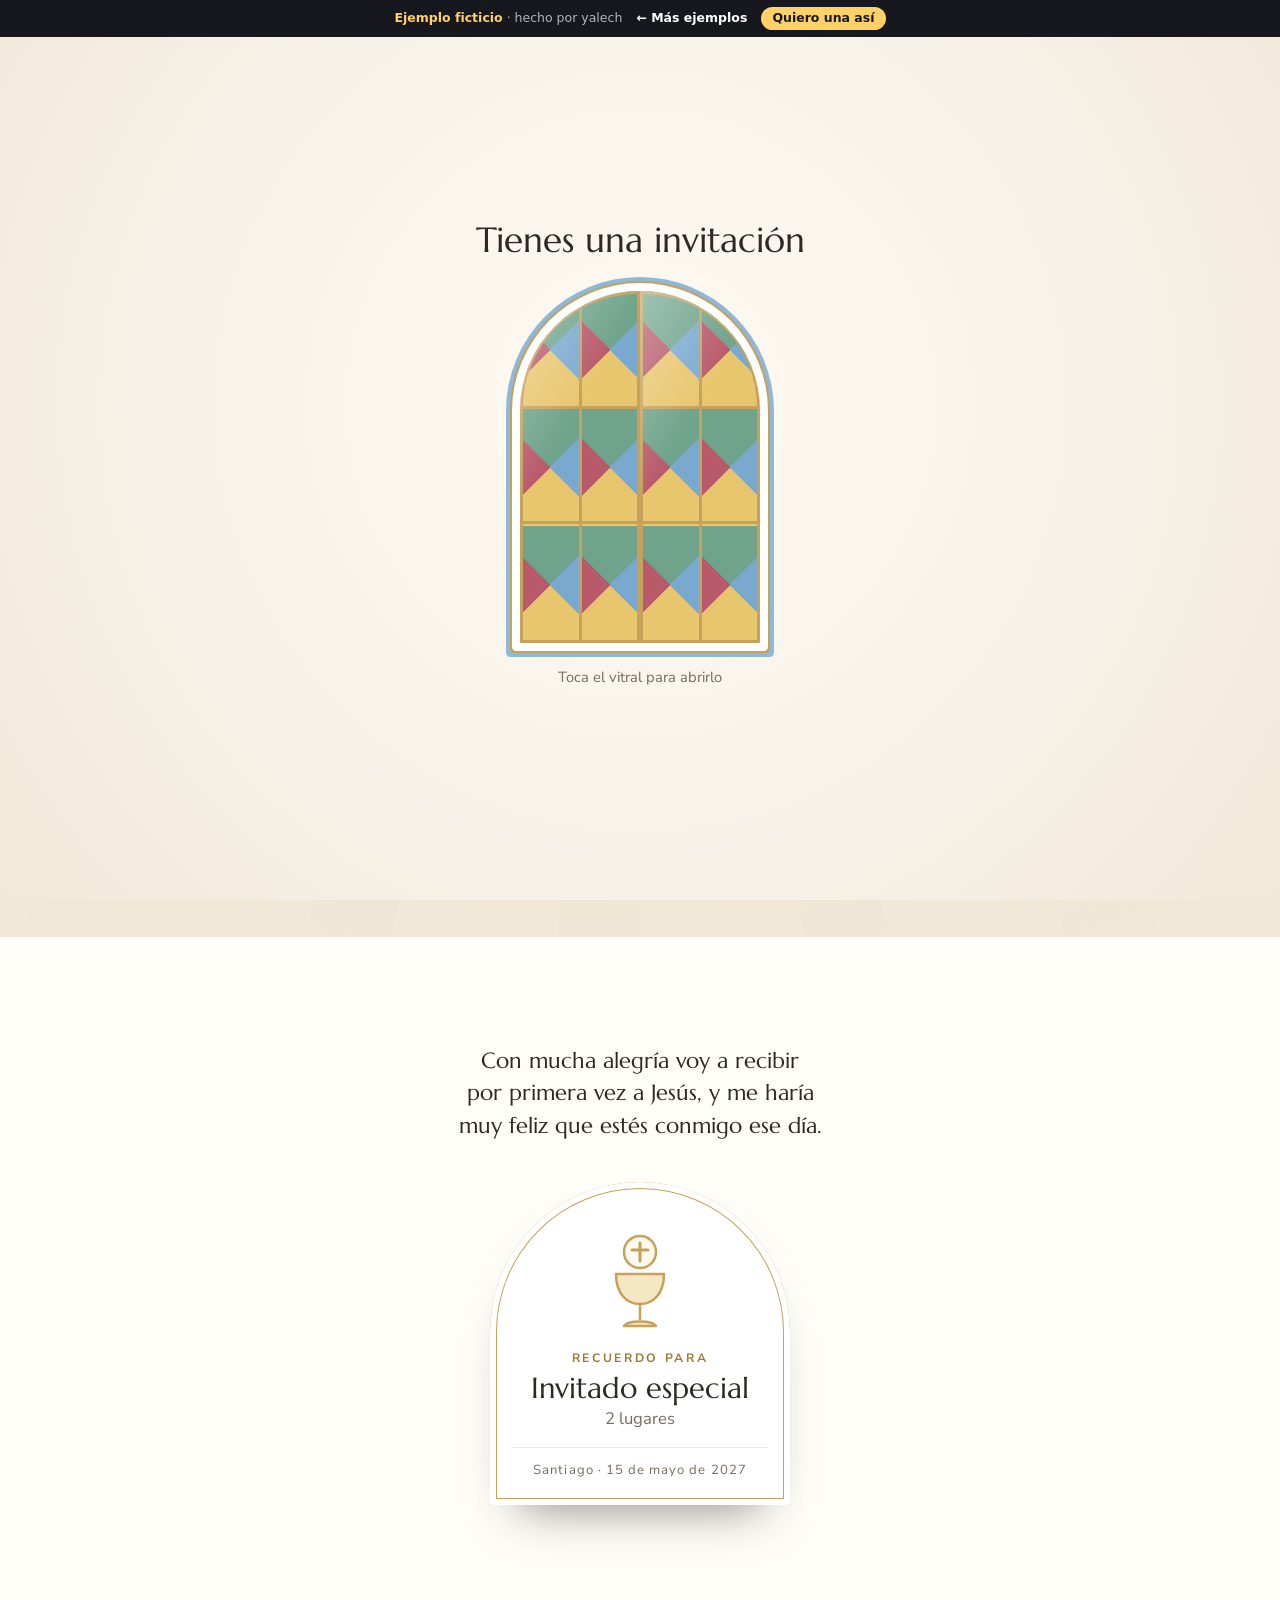
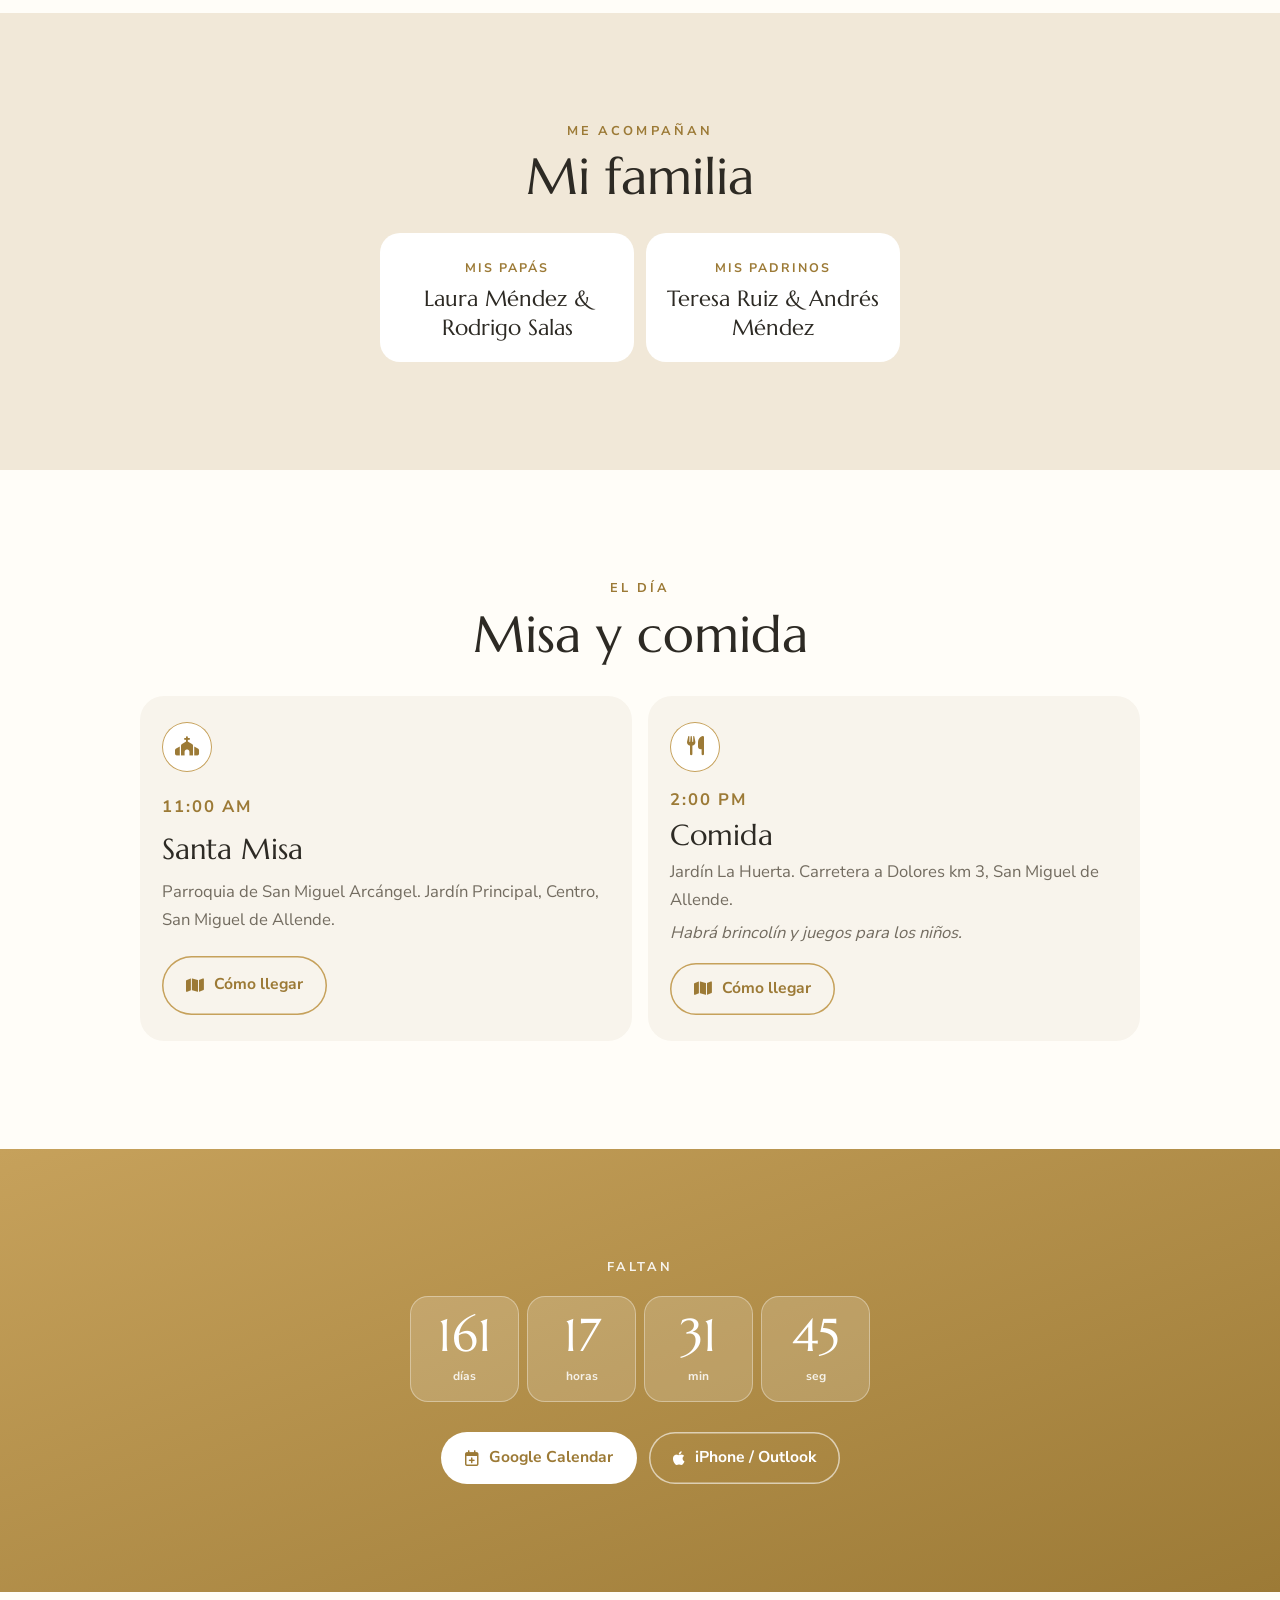
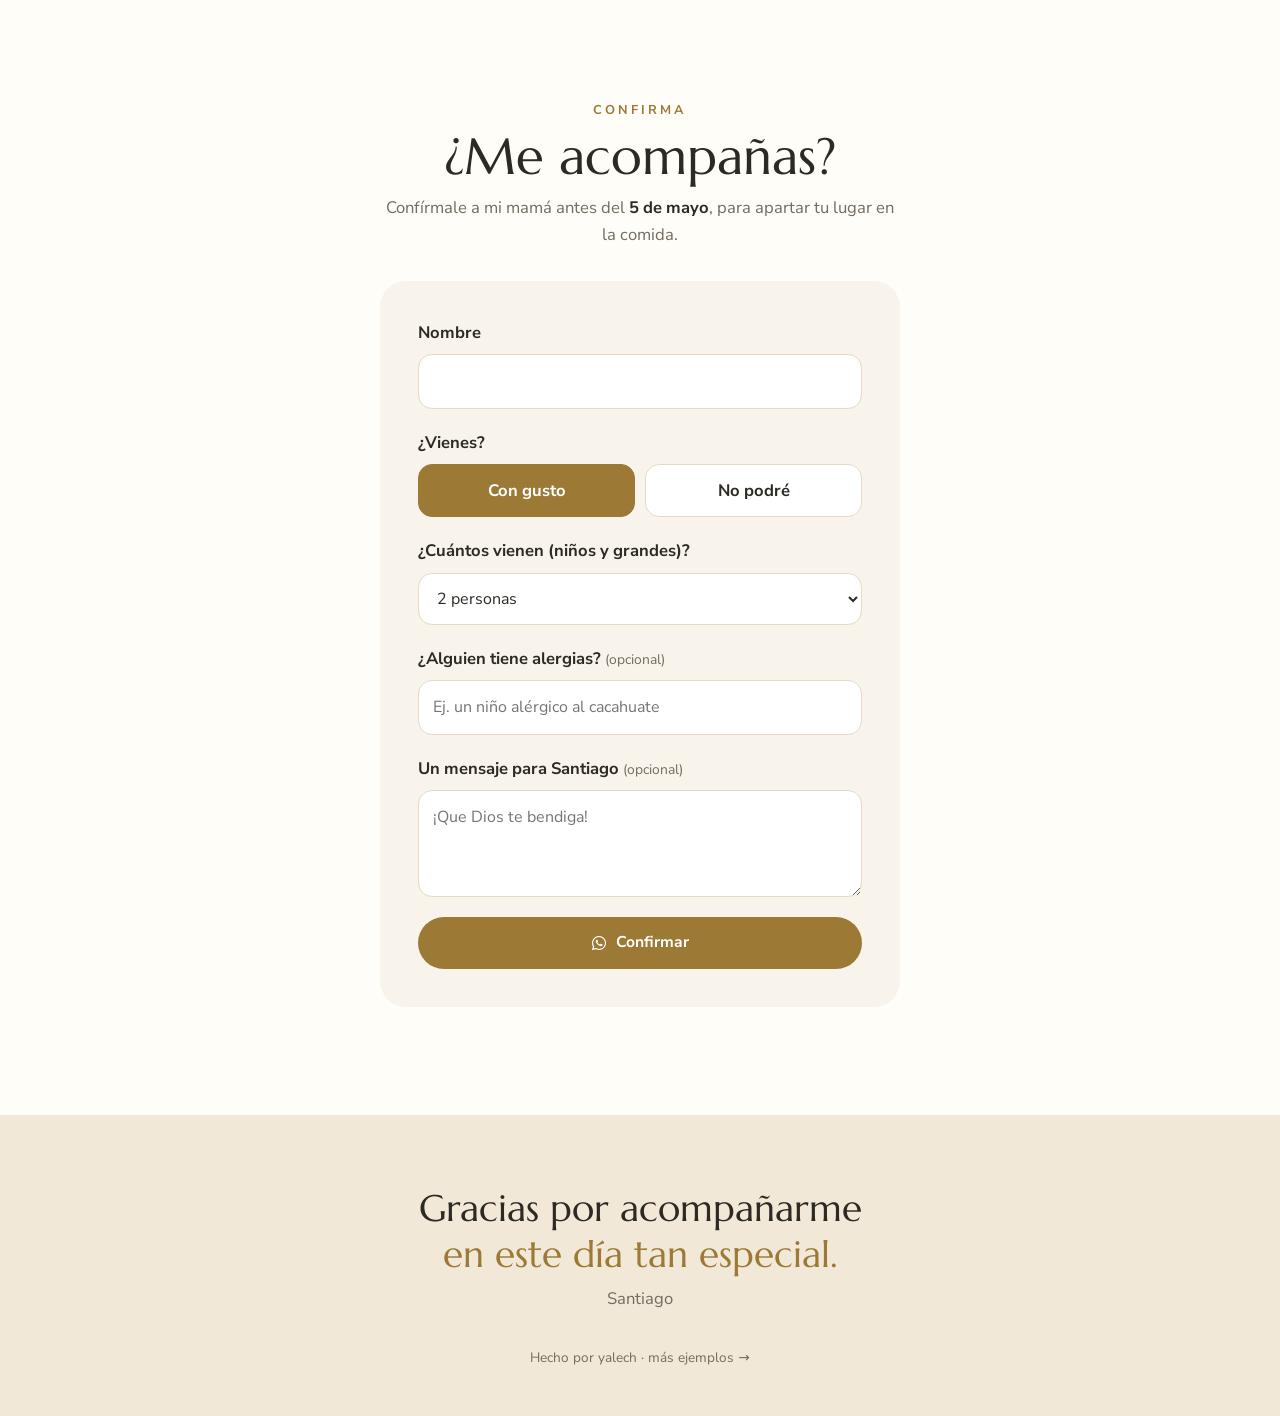
<file: comunion/index.html>
<!doctype html>
<html lang="es">
<head>
  <meta charset="utf-8" />
  <meta name="viewport" content="width=device-width, initial-scale=1, viewport-fit=cover" />
  <title>Mi Primera Comunión · Santiago</title>
  <meta name="description" content="Sábado 15 de mayo de 2027 · 11:00 AM · San Miguel de Allende. Acompáñame en mi Primera Comunión." />
  <meta name="theme-color" content="#f8f4ec" />
  <!-- Vista previa al compartir (WhatsApp, Facebook…). Al publicar, cambia la ruta de la imagen
       por la URL completa, ej. https://tudominio.com/assets/og.jpg -->
  <meta property="og:type" content="website" />
  <meta property="og:title" content="Mi Primera Comunión · Santiago" />
  <meta property="og:description" content="Sábado 15 de mayo de 2027 · 11:00 AM · San Miguel de Allende. Acompáñame en mi Primera Comunión." />
  <meta property="og:image" content="assets/og.jpg" />
  <meta property="og:image:width" content="1200" />
  <meta property="og:image:height" content="630" />
  <meta name="twitter:card" content="summary_large_image" />
  <link rel="icon" href="favicon.svg" type="image/svg+xml" />
  <link rel="preload" href="../assets/fuentes/marcellus-latin-10f9e448.woff2" as="font" type="font/woff2" crossorigin />
  <link rel="preload" href="../assets/fuentes/nunito-sans-latin-a4a1d4b8.woff2" as="font" type="font/woff2" crossorigin />
  <link rel="stylesheet" href="../assets/fuentes/marcellus-nunitosans-4f4ab5.css" />
  <link rel="stylesheet" href="../assets/iconos/iconos.css?v=2" />
  <link rel="stylesheet" href="styles.css?v=1" />
  <link rel="stylesheet" href="../assets/muestra.css?v=4" />
</head>
<body class="is-locked">
  <!-- Aviso de ejemplo (ficticio) con regreso y cotizador. Para un cliente real, borra este bloque. -->
  <div class="mu-barra" role="note">
    <span><strong>Ejemplo ficticio</strong><span class="mu-barra-quien"> · hecho por yalech</span></span>
    <a href="../">← Más ejemplos</a>
    <a class="mu-barra-cta" href="../?cotizar=invitacion&amp;ejemplo=Primera+comuni%C3%B3n">Quiero una así</a>
  </div>
  <!-- Invitación de ejemplo (niño ficticio). Ilustrada con CSS: no usa fotos.
       Fecha, lugar y WhatsApp están en invitacion.js (la lógica, en ../comun.js).
       Cada invitado recibe su propio enlace: index.html?n=Familia%20López&p=4 -->

  <!-- ========== Entrada: vitral que se abre ========== -->
  <div class="chapel" data-intro role="dialog" aria-modal="true" aria-labelledby="chapel-title">
    <p class="chapel-kicker" id="chapel-title">Tienes una invitación</p>
    <button class="window" type="button" data-abrir aria-label="Abrir el vitral para ver la invitación">
      <span class="window-light" aria-hidden="true"><i class="fa-solid fa-cross"></i></span>
      <span class="door door--l" aria-hidden="true"></span>
      <span class="door door--r" aria-hidden="true"></span>
    </button>
    <p class="chapel-hint">Toca el vitral para abrirlo</p>
  </div>

  <main>
    <!-- ========== Portada ========== -->
    <section class="hero">
      <span class="rays" aria-hidden="true"></span>
      <div class="hero-text">
        <p class="kicker">Mi Primera Comunión</p>
        <h1 class="title">Santiago</h1>
        <p class="verse">“Dejad que los niños vengan a mí”<span>Marcos 10, 14</span></p>
        <p class="hero-date">Sábado 15 de mayo · 11:00 AM</p>
      </div>
    </section>

    <!-- ========== Estampita ========== -->
    <section class="section">
      <div class="wrap narrow center">
        <p class="intro-text">Con mucha alegría voy a recibir por primera vez a Jesús, y me haría muy feliz que estés conmigo ese día.</p>
        <div class="card">
          <div class="card-arch" aria-hidden="true">
            <svg viewBox="0 0 120 120"><circle cx="60" cy="30" r="16" fill="#fffaf0" stroke="#c6a15b" stroke-width="2.5"/><path d="M60 21v18M52 28h16" stroke="#c6a15b" stroke-width="3" stroke-linecap="round"/><path d="M36 52h48c0 20-11 30-24 30S36 72 36 52z" fill="#f6e7c4" stroke="#c6a15b" stroke-width="2.5"/><path d="M60 82v16M44 104c4-6 28-6 32 0z" fill="#f6e7c4" stroke="#c6a15b" stroke-width="2.5" stroke-linejoin="round"/></svg>
          </div>
          <p class="card-top">Recuerdo para</p>
          <p class="card-name" data-invitado>Invitado especial</p>
          <p class="card-seats"><span data-pases>2</span> <span data-pases-txt>lugares</span></p>
          <p class="card-foot">Santiago · 15 de mayo de 2027</p>
        </div>
      </div>
    </section>

    <!-- ========== Padrinos y papás ========== -->
    <section class="section section--warm">
      <div class="wrap narrow center">
        <p class="eyebrow">Me acompañan</p>
        <h2 class="h2">Mi familia</h2>
        <div class="people">
          <div><small>Mis papás</small><strong>Laura Méndez &amp; Rodrigo Salas</strong></div>
          <div><small>Mis padrinos</small><strong>Teresa Ruiz &amp; Andrés Méndez</strong></div>
        </div>
      </div>
    </section>

    <!-- ========== Programa ========== -->
    <section class="section">
      <div class="wrap">
        <div class="center">
          <p class="eyebrow">El día</p>
          <h2 class="h2">Misa y comida</h2>
        </div>
        <div class="stops">
          <article class="stop">
            <span class="stop-ico"><i class="fa-solid fa-church"></i></span>
            <p class="stop-time">11:00 AM</p>
            <h3>Santa Misa</h3>
            <p>Parroquia de San Miguel Arcángel. Jardín Principal, Centro, San Miguel de Allende.</p>
            <a class="btn btn--line" href="https://maps.google.com/?q=Parroquia+San+Miguel+Arcangel+San+Miguel+de+Allende" target="_blank" rel="noopener"><i class="fa-solid fa-map"></i> Cómo llegar</a>
          </article>
          <article class="stop">
            <span class="stop-ico"><i class="fa-solid fa-utensils"></i></span>
            <p class="stop-time">2:00 PM</p>
            <h3>Comida</h3>
            <p>Jardín La Huerta. Carretera a Dolores km 3, San Miguel de Allende.</p>
            <p class="stop-note">Habrá brincolín y juegos para los niños.</p>
            <a class="btn btn--line" href="https://maps.google.com/?q=San+Miguel+de+Allende+Guanajuato" target="_blank" rel="noopener"><i class="fa-solid fa-map"></i> Cómo llegar</a>
          </article>
        </div>
      </div>
    </section>

    <!-- ========== Cuenta regresiva ========== -->
    <section class="section section--gold">
      <div class="wrap center">
        <p class="eyebrow" data-clock-label>Faltan</p>
        <div class="clock" data-clock>
          <div><strong data-u="d">000</strong><small>días</small></div>
          <div><strong data-u="h">00</strong><small>horas</small></div>
          <div><strong data-u="m">00</strong><small>min</small></div>
          <div><strong data-u="s">00</strong><small>seg</small></div>
        </div>
        <p class="clock-done" hidden>¡Hoy es mi Primera Comunión!</p>
        <div class="cal-actions">
          <a class="btn btn--white" data-gcal target="_blank" rel="noopener"><i class="fa-regular fa-calendar-plus"></i> Google Calendar</a>
          <button class="btn btn--ghost" type="button" data-ics><i class="fa-brands fa-apple"></i> iPhone / Outlook</button>
        </div>
      </div>
    </section>

    <!-- ========== Confirmación ========== -->
    <section class="section" id="confirmar">
      <div class="wrap narrow">
        <div class="center">
          <p class="eyebrow">Confirma</p>
          <h2 class="h2">¿Me acompañas?</h2>
          <p class="lead">Confírmale a mi mamá antes del <strong>5 de mayo</strong>, para apartar tu lugar en la comida.</p>
        </div>
        <form class="rsvp" id="rsvp-form" novalidate>
          <label class="field">
            <span>Nombre</span>
            <input name="nombre" required maxlength="80" autocomplete="name" />
          </label>
          <fieldset class="field">
            <legend>¿Vienes?</legend>
            <div class="choice">
              <label><input type="radio" name="asiste" value="si" checked /><span>Con gusto</span></label>
              <label><input type="radio" name="asiste" value="no" /><span>No podré</span></label>
            </div>
          </fieldset>
          <label class="field" data-solo-si>
            <span>¿Cuántos vienen (niños y grandes)?</span>
            <select name="lugares"></select>
          </label>
          <label class="field" data-solo-si>
            <span>¿Alguien tiene alergias? <small>(opcional)</small></span>
            <input name="comida" maxlength="80" placeholder="Ej. un niño alérgico al cacahuate" />
          </label>
          <label class="field">
            <span>Un mensaje para Santiago <small>(opcional)</small></span>
            <textarea name="mensaje" rows="3" maxlength="400" placeholder="¡Que Dios te bendiga!"></textarea>
          </label>
          <p class="form-error" hidden></p>
          <button class="btn btn--gold" type="submit"><i class="fa-brands fa-whatsapp"></i> Confirmar</button>
          <p class="form-ok" hidden>¡Gracias! Se abrió WhatsApp con tu confirmación; solo falta enviarla.</p>
        </form>
      </div>
    </section>
  </main>

  <footer class="footer">
    <p class="footer-title">Gracias por acompañarme<br /><em>en este día tan especial.</em></p>
    <p>Santiago</p>
    <a class="credit" href="../">Hecho por yalech · más ejemplos →</a>
  </footer>

  <script src="../assets/motion.js"></script>
  <script src="invitacion.js?v=1"></script>
  <script src="../comun.js?v=2"></script>
  <!-- Modo muestra (ejemplo ficticio). Para un cliente real, borra la siguiente línea. -->
  <script src="../assets/muestra.js?v=4" data-servicio="invitacion" data-ejemplo="Primera comunión" data-para="familia de Santiago"></script>
  <script src="../assets/errores.js?v=1"></script>
</body>
</html>
</file>
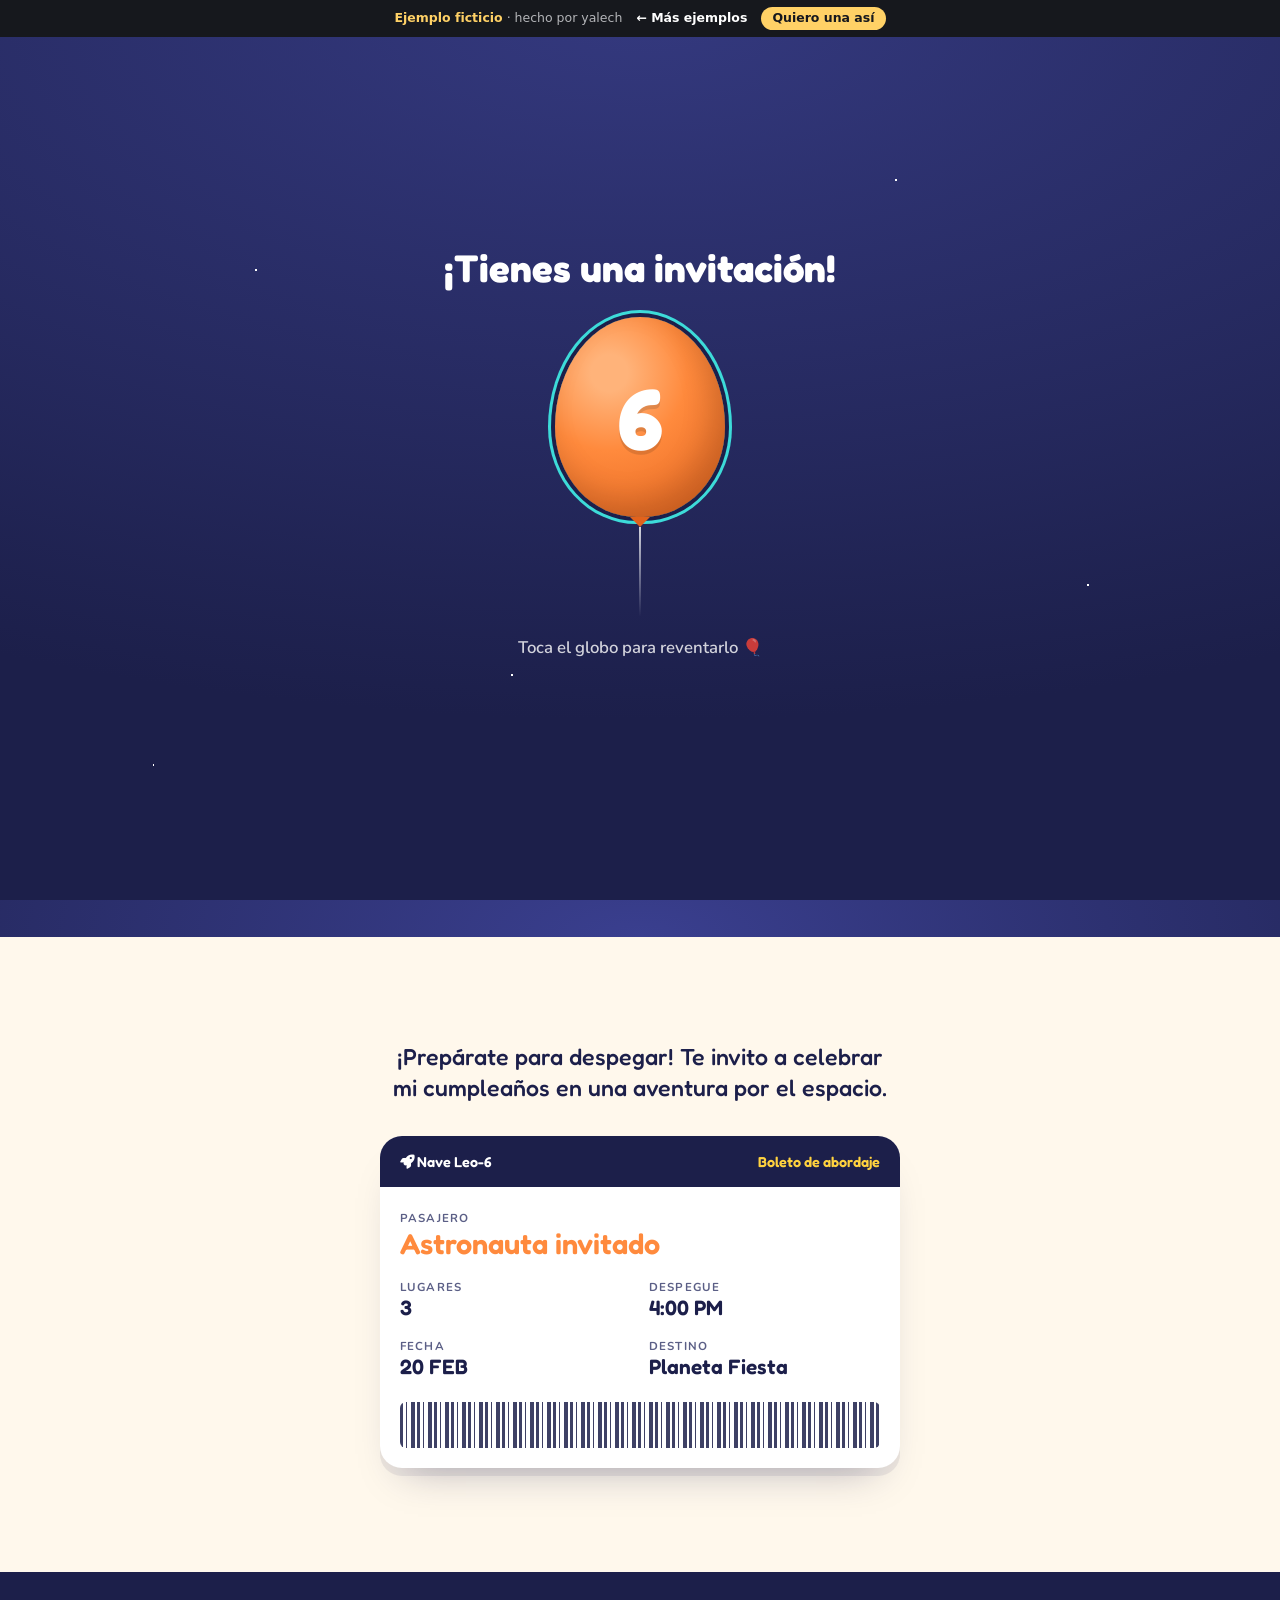
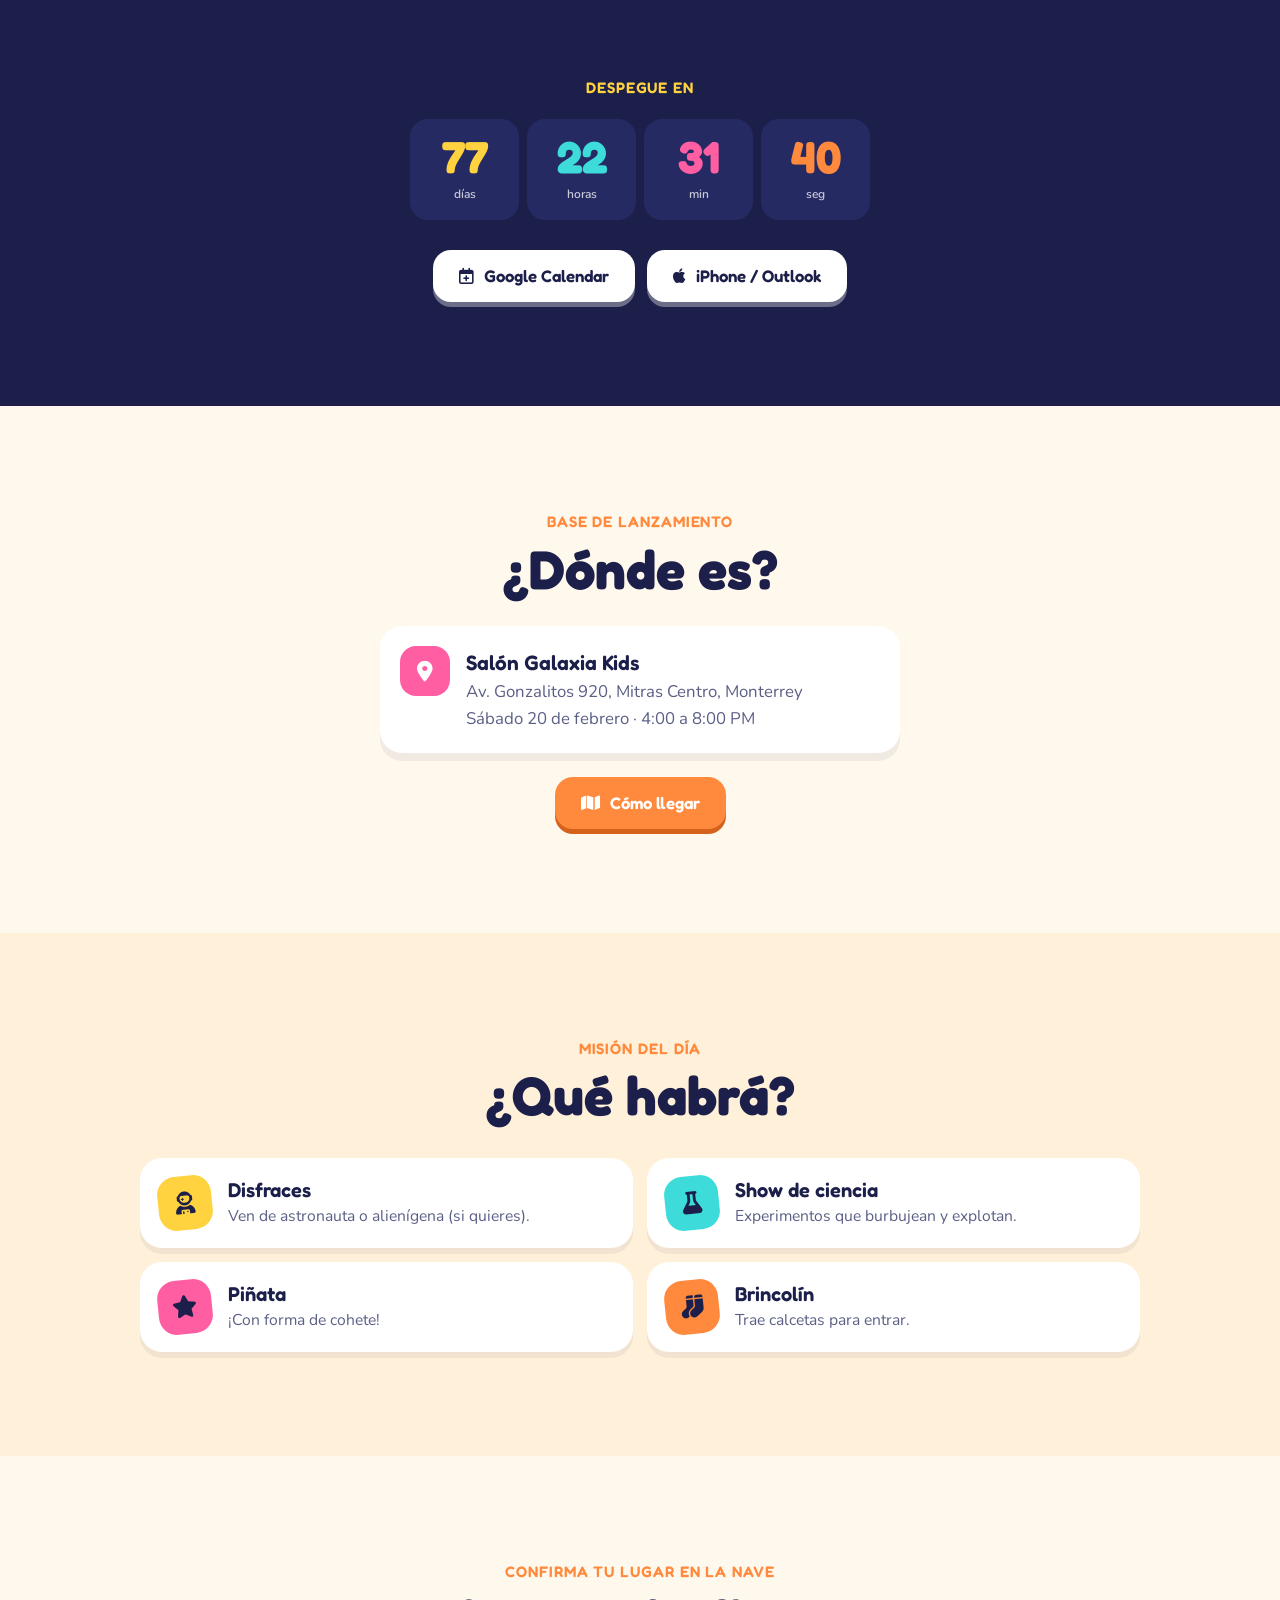
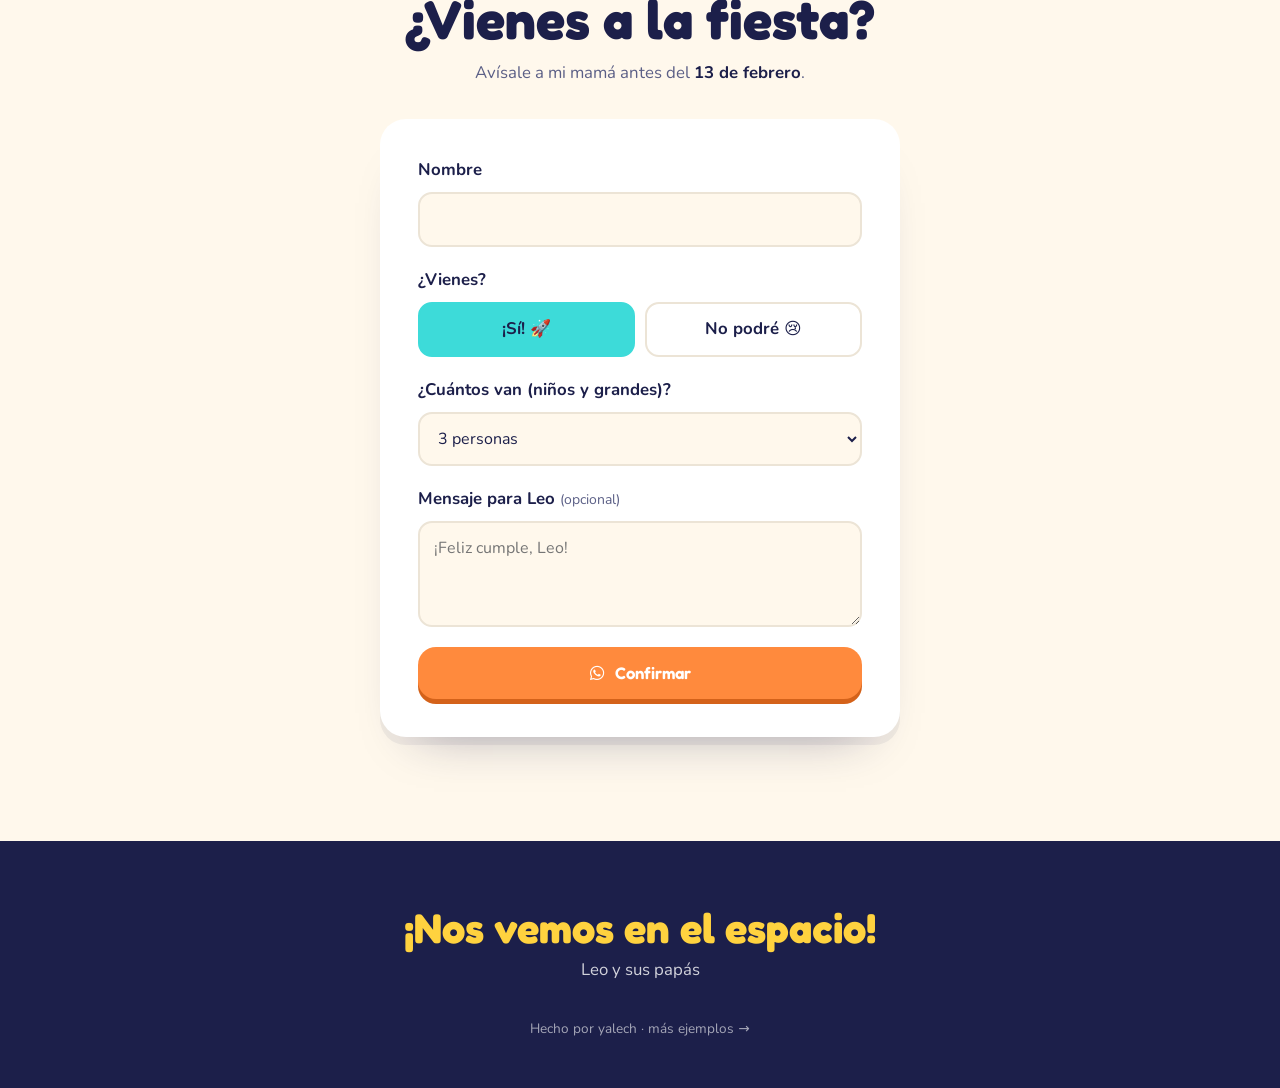
<file: cumple/index.html>
<!doctype html>
<html lang="es">
<head>
  <meta charset="utf-8" />
  <meta name="viewport" content="width=device-width, initial-scale=1, viewport-fit=cover" />
  <title>¡Leo cumple 6! · Fiesta espacial</title>
  <meta name="description" content="Sábado 20 de febrero de 2027 · Monterrey. ¡Ven a mi fiesta espacial!" />
  <meta name="theme-color" content="#1c1f4a" />
  <!-- Vista previa al compartir (WhatsApp, Facebook…). Al publicar, cambia la ruta de la imagen
       por la URL completa, ej. https://tudominio.com/assets/og.jpg -->
  <meta property="og:type" content="website" />
  <meta property="og:title" content="¡Leo cumple 6! · Fiesta espacial" />
  <meta property="og:description" content="Sábado 20 de febrero de 2027 · Monterrey. ¡Ven a mi fiesta espacial!" />
  <meta property="og:image" content="assets/og.jpg" />
  <meta property="og:image:width" content="1200" />
  <meta property="og:image:height" content="630" />
  <meta name="twitter:card" content="summary_large_image" />
  <link rel="icon" href="favicon.svg" type="image/svg+xml" />
  <link rel="preload" href="../assets/fuentes/fredoka-latin-6438e7de.woff2" as="font" type="font/woff2" crossorigin />
  <link rel="preload" href="../assets/fuentes/nunito-latin-76388dbf.woff2" as="font" type="font/woff2" crossorigin />
  <link rel="stylesheet" href="../assets/fuentes/fredoka-nunito-92f508.css" />
  <link rel="stylesheet" href="../assets/iconos/iconos.css?v=2" />
  <link rel="stylesheet" href="styles.css?v=1" />
  <link rel="stylesheet" href="../assets/muestra.css?v=4" />
</head>
<body class="is-locked">
  <!-- Aviso de ejemplo (ficticio) con regreso y cotizador. Para un cliente real, borra este bloque. -->
  <div class="mu-barra" role="note">
    <span><strong>Ejemplo ficticio</strong><span class="mu-barra-quien"> · hecho por yalech</span></span>
    <a href="../">← Más ejemplos</a>
    <a class="mu-barra-cta" href="../?cotizar=invitacion&amp;ejemplo=Cumplea%C3%B1os+infantil">Quiero una así</a>
  </div>
  <!-- Invitación de ejemplo (niño ficticio). Ilustrada con CSS e íconos: no usa fotos.
       Fecha, lugar y WhatsApp están en invitacion.js (la lógica, en ../comun.js).
       Cada invitado recibe su propio enlace: index.html?n=Familia%20López&p=4 -->

  <!-- ========== Entrada: globo que se revienta ========== -->
  <div class="pop" data-intro role="dialog" aria-modal="true" aria-labelledby="pop-title">
    <p class="pop-kicker" id="pop-title">¡Tienes una invitación!</p>
    <button class="balloon" type="button" data-abrir aria-label="Reventar el globo para abrir la invitación">
      <span class="balloon-body"><span>6</span></span>
      <span class="balloon-string" aria-hidden="true"></span>
    </button>
    <p class="pop-hint">Toca el globo para reventarlo 🎈</p>
  </div>
  <div class="confetti" aria-hidden="true"></div>

  <main>
    <!-- ========== Portada ========== -->
    <section class="hero">
      <div class="sky" aria-hidden="true"></div>
      <span class="planet planet--a" aria-hidden="true"></span>
      <span class="planet planet--b" aria-hidden="true"></span>
      <span class="planet planet--c" aria-hidden="true"></span>
      <div class="hero-text">
        <p class="kicker">Fiesta espacial</p>
        <h1 class="title">¡Leo<br />cumple <span class="big6">6!</span></h1>
        <p class="hero-date">Sábado 20 de febrero · 4:00 PM</p>
      </div>
      <i class="rocket fa-solid fa-rocket" aria-hidden="true"></i>
    </section>

    <!-- ========== Boleto de abordaje ========== -->
    <section class="section">
      <div class="wrap narrow">
        <p class="intro-text">¡Prepárate para despegar! Te invito a celebrar mi cumpleaños en una aventura por el espacio.</p>
        <div class="boarding">
          <div class="boarding-top">
            <span><i class="fa-solid fa-rocket"></i> Nave Leo-6</span>
            <span>Boleto de abordaje</span>
          </div>
          <div class="boarding-body">
            <div class="boarding-name"><small>Pasajero</small><strong data-invitado>Astronauta invitado</strong></div>
            <div><small>Lugares</small><strong data-pases>2</strong></div>
            <div><small>Despegue</small><strong>4:00 PM</strong></div>
            <div><small>Fecha</small><strong>20 FEB</strong></div>
            <div><small>Destino</small><strong>Planeta Fiesta</strong></div>
          </div>
          <div class="boarding-code" aria-hidden="true"></div>
        </div>
      </div>
    </section>

    <!-- ========== Cuenta regresiva ========== -->
    <section class="section section--night">
      <div class="wrap center">
        <p class="eyebrow" data-clock-label>Despegue en</p>
        <div class="clock" data-clock>
          <div><strong data-u="d">000</strong><small>días</small></div>
          <div><strong data-u="h">00</strong><small>horas</small></div>
          <div><strong data-u="m">00</strong><small>min</small></div>
          <div><strong data-u="s">00</strong><small>seg</small></div>
        </div>
        <p class="clock-done" hidden>¡Hoy despegamos! 🚀</p>
        <div class="cal-actions">
          <a class="btn btn--light" data-gcal target="_blank" rel="noopener"><i class="fa-regular fa-calendar-plus"></i> Google Calendar</a>
          <button class="btn btn--light" type="button" data-ics><i class="fa-brands fa-apple"></i> iPhone / Outlook</button>
        </div>
      </div>
    </section>

    <!-- ========== Dónde ========== -->
    <section class="section">
      <div class="wrap narrow center">
        <p class="eyebrow">Base de lanzamiento</p>
        <h2 class="h2">¿Dónde es?</h2>
        <div class="where">
          <i class="fa-solid fa-location-dot"></i>
          <div>
            <strong>Salón Galaxia Kids</strong>
            <span>Av. Gonzalitos 920, Mitras Centro, Monterrey</span>
            <span>Sábado 20 de febrero · 4:00 a 8:00 PM</span>
          </div>
        </div>
        <a class="btn btn--orange" href="https://maps.google.com/?q=Avenida+Gonzalitos+Mitras+Centro+Monterrey" target="_blank" rel="noopener"><i class="fa-solid fa-map"></i> Cómo llegar</a>
      </div>
    </section>

    <!-- ========== Qué habrá ========== -->
    <section class="section section--soft">
      <div class="wrap">
        <div class="center">
          <p class="eyebrow">Misión del día</p>
          <h2 class="h2">¿Qué habrá?</h2>
        </div>
        <ul class="fun">
          <li style="--c:#ffd23f"><i class="fa-solid fa-user-astronaut"></i><strong>Disfraces</strong><span>Ven de astronauta o alienígena (si quieres).</span></li>
          <li style="--c:#3ddbd9"><i class="fa-solid fa-flask"></i><strong>Show de ciencia</strong><span>Experimentos que burbujean y explotan.</span></li>
          <li style="--c:#ff5fa2"><i class="fa-solid fa-star"></i><strong>Piñata</strong><span>¡Con forma de cohete!</span></li>
          <li style="--c:#ff8a3d"><i class="fa-solid fa-socks"></i><strong>Brincolín</strong><span>Trae calcetas para entrar.</span></li>
        </ul>
      </div>
    </section>

    <!-- ========== Confirmación ========== -->
    <section class="section" id="confirmar">
      <div class="wrap narrow">
        <div class="center">
          <p class="eyebrow">Confirma tu lugar en la nave</p>
          <h2 class="h2">¿Vienes a la fiesta?</h2>
          <p class="lead">Avísale a mi mamá antes del <strong>13 de febrero</strong>.</p>
        </div>
        <form class="rsvp" id="rsvp-form" novalidate>
          <label class="field">
            <span>Nombre</span>
            <input name="nombre" required maxlength="80" autocomplete="name" />
          </label>
          <fieldset class="field">
            <legend>¿Vienes?</legend>
            <div class="choice">
              <label><input type="radio" name="asiste" value="si" checked /><span>¡Sí! 🚀</span></label>
              <label><input type="radio" name="asiste" value="no" /><span>No podré 😢</span></label>
            </div>
          </fieldset>
          <label class="field" data-solo-si>
            <span>¿Cuántos van (niños y grandes)?</span>
            <select name="lugares"></select>
          </label>
          <label class="field">
            <span>Mensaje para Leo <small>(opcional)</small></span>
            <textarea name="mensaje" rows="3" maxlength="400" placeholder="¡Feliz cumple, Leo!"></textarea>
          </label>
          <p class="form-error" hidden></p>
          <button class="btn btn--orange" type="submit"><i class="fa-brands fa-whatsapp"></i> Confirmar</button>
          <p class="form-ok" hidden>¡Gracias! Se abrió WhatsApp con tu confirmación; solo falta enviarla.</p>
        </form>
      </div>
    </section>
  </main>

  <footer class="footer">
    <p class="footer-title">¡Nos vemos en el espacio!</p>
    <p>Leo y sus papás</p>
    <a class="credit" href="../">Hecho por yalech · más ejemplos →</a>
  </footer>

  <script src="../assets/motion.js"></script>
  <script src="invitacion.js?v=1"></script>
  <script src="../comun.js?v=1"></script>
  <!-- Modo muestra (ejemplo ficticio). Para un cliente real, borra la siguiente línea. -->
  <script src="../assets/muestra.js?v=4" data-servicio="invitacion" data-ejemplo="Cumpleaños infantil" data-para="papás de Leo"></script>
  <script src="../assets/errores.js?v=1"></script>
</body>
</html>
</file>
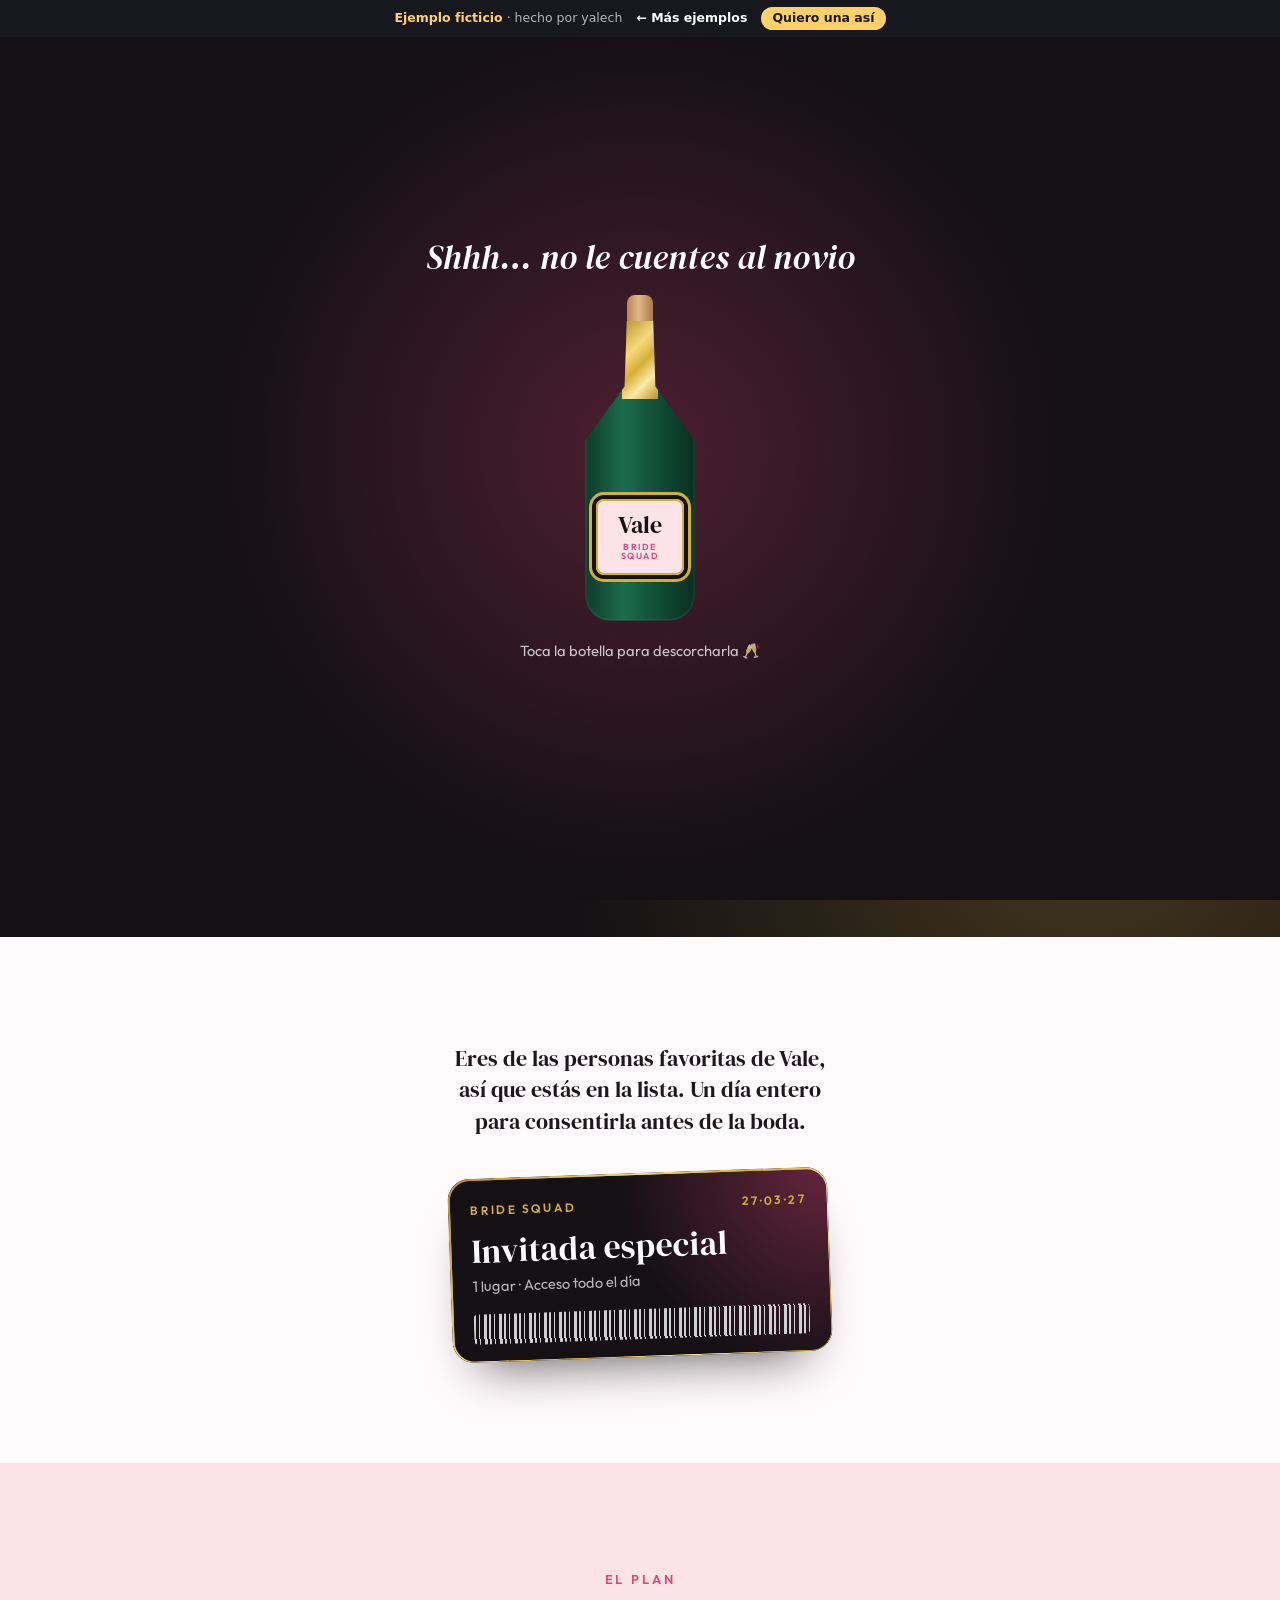
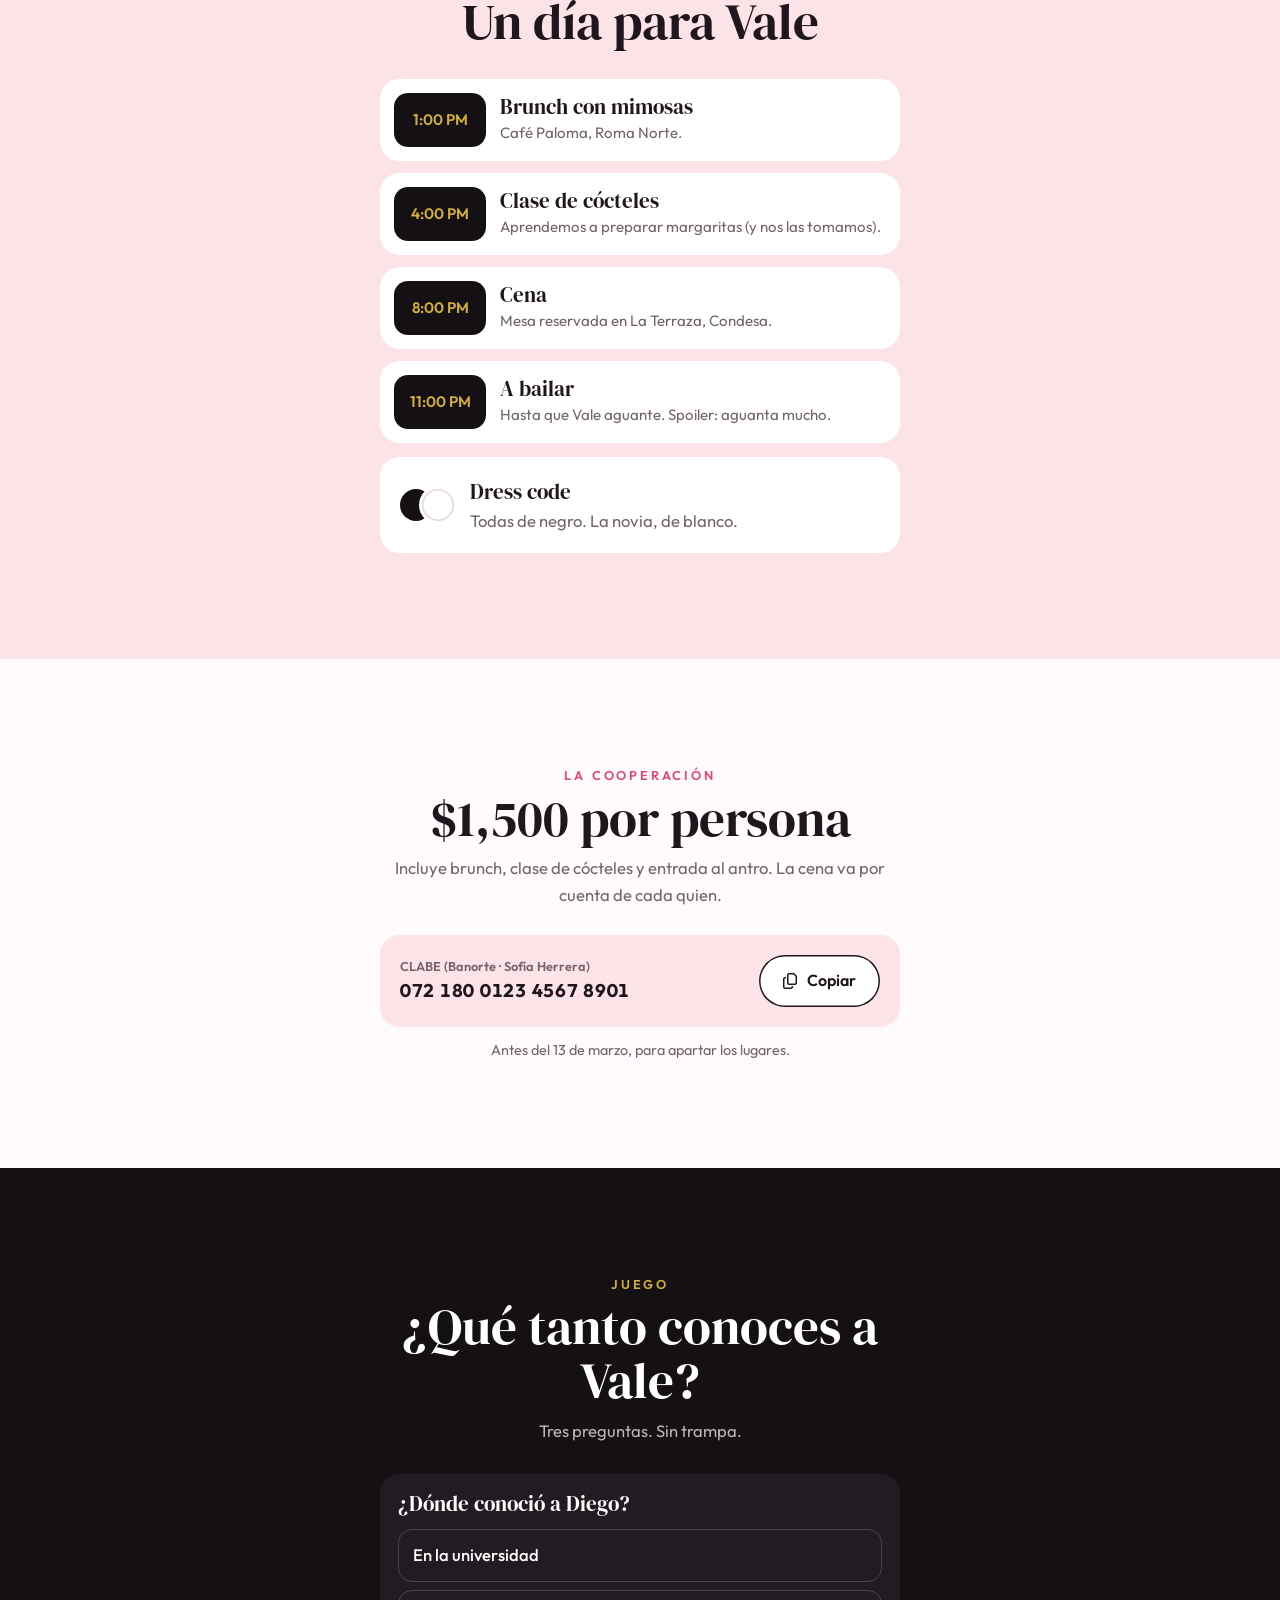
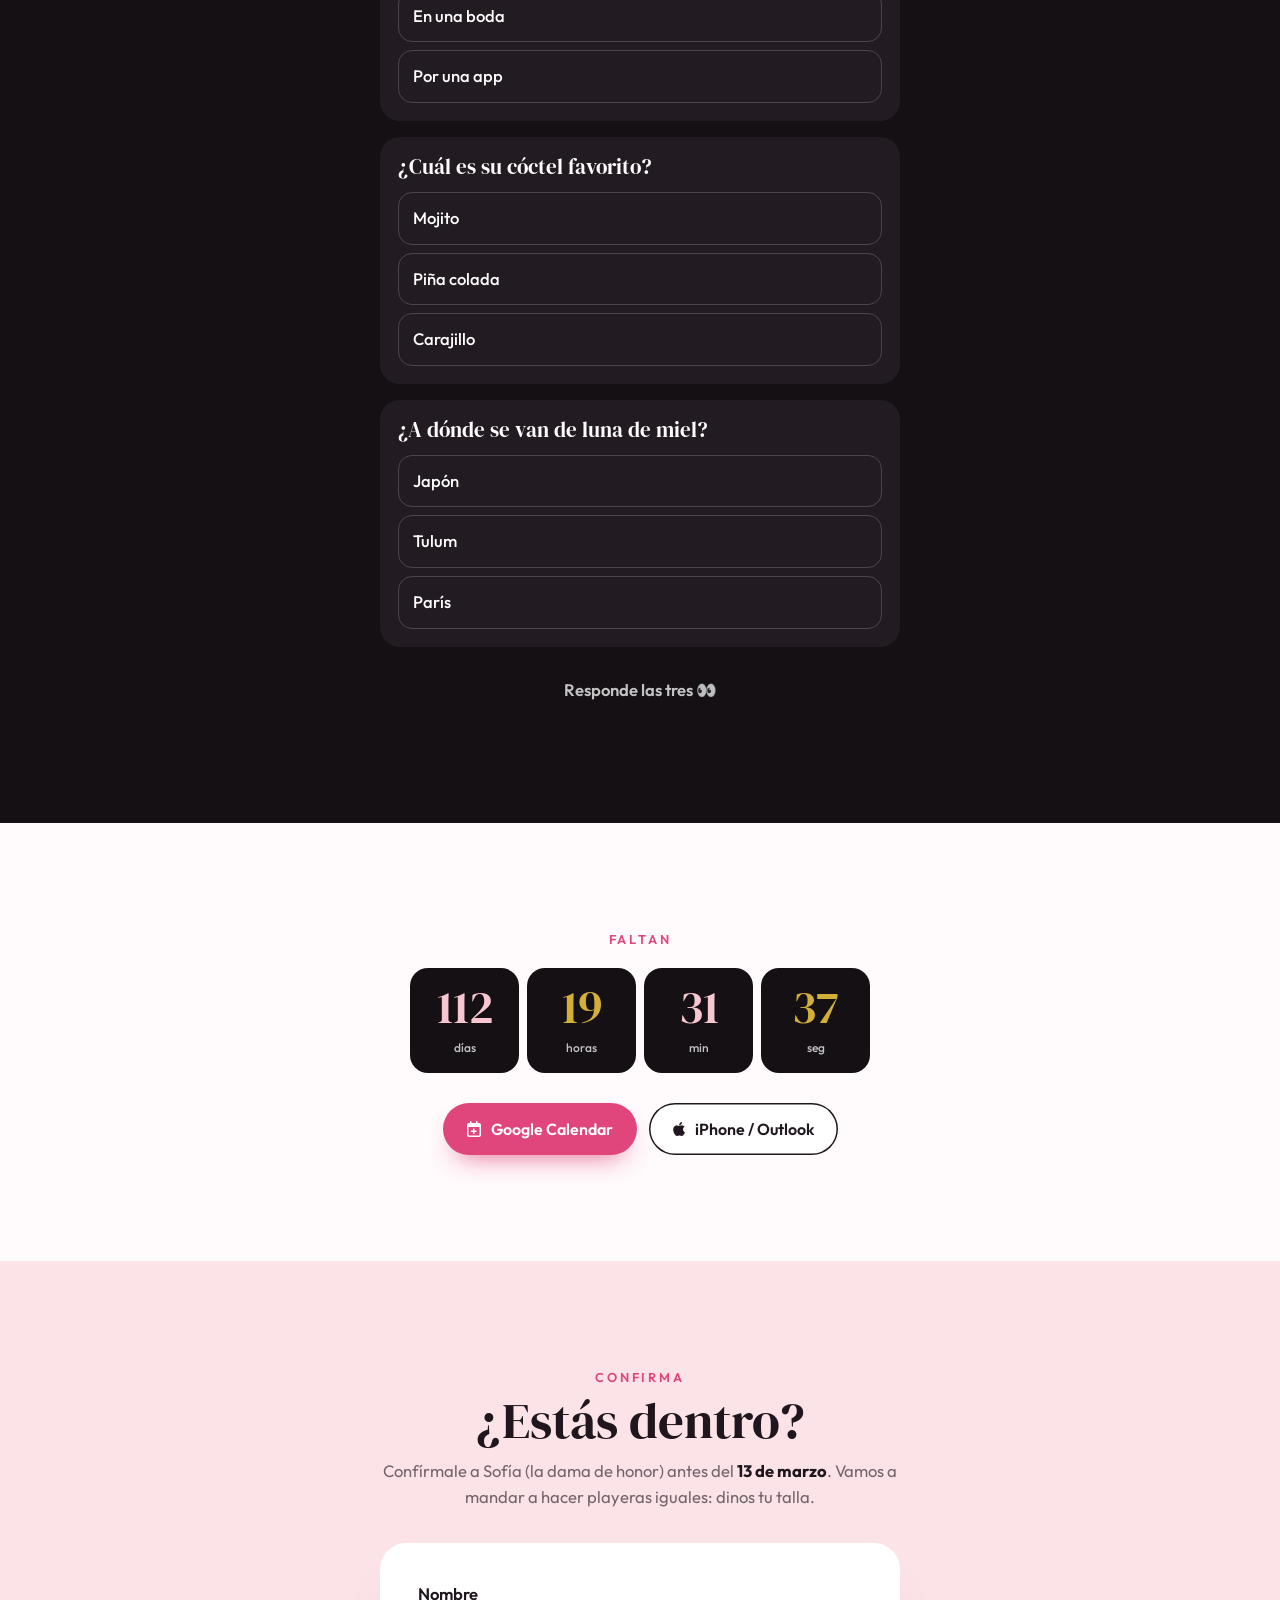
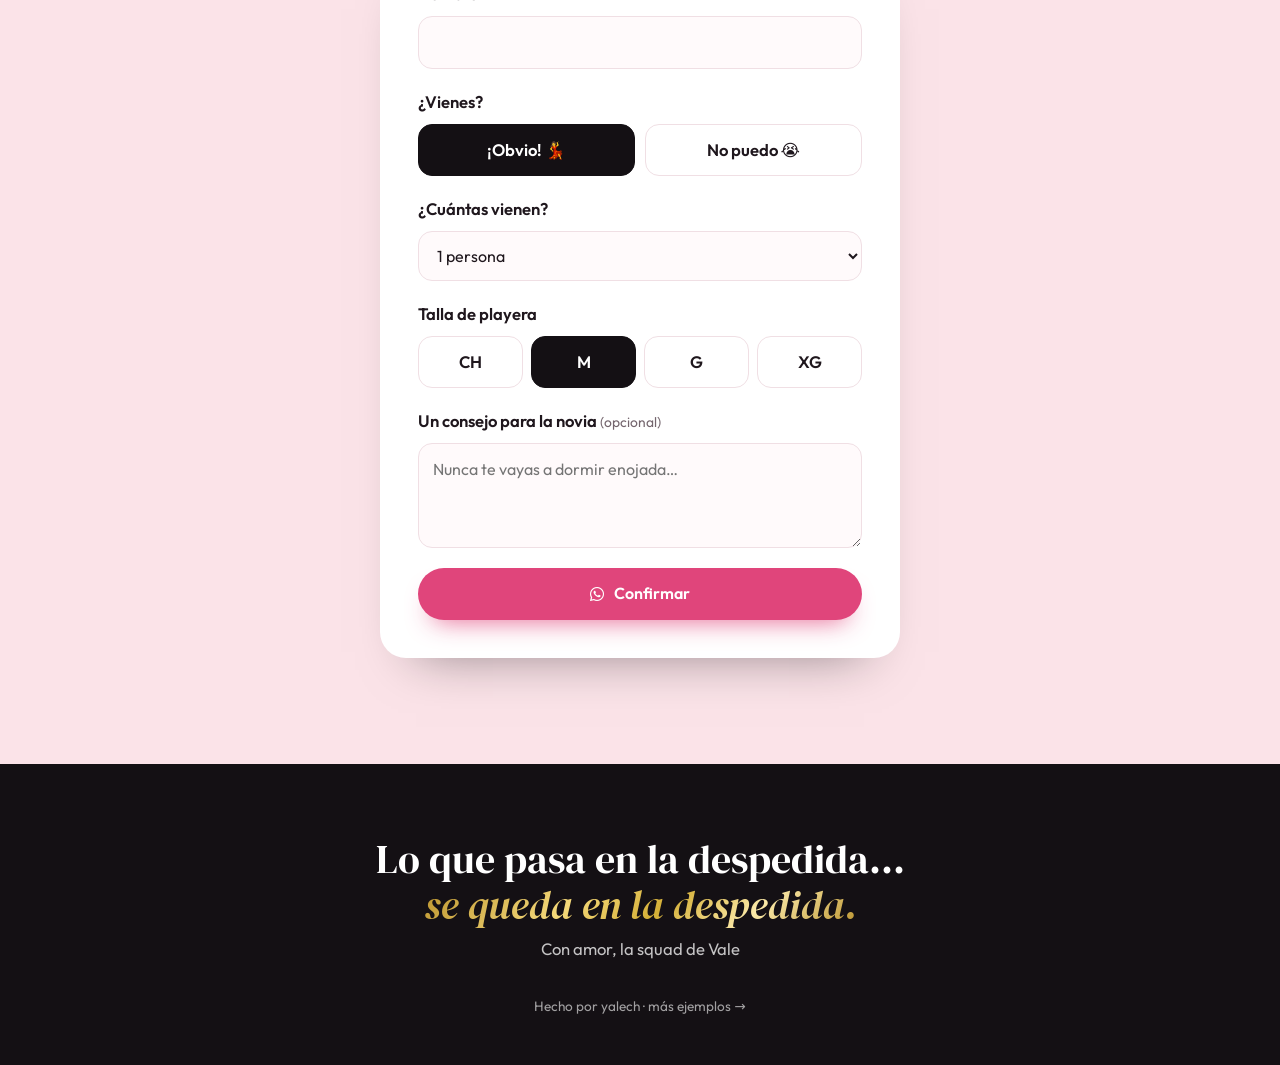
<file: despedida/index.html>
<!doctype html>
<html lang="es">
<head>
  <meta charset="utf-8" />
  <meta name="viewport" content="width=device-width, initial-scale=1, viewport-fit=cover" />
  <title>¡Vale se casa! · Despedida de soltera</title>
  <meta name="description" content="Sábado 27 de marzo de 2027 · CDMX. Brunch, clase de cócteles, cena y fiesta para despedir a Vale." />
  <meta name="theme-color" content="#141014" />
  <!-- Vista previa al compartir (WhatsApp, Facebook…). Al publicar, cambia la ruta de la imagen
       por la URL completa, ej. https://tudominio.com/assets/og.jpg -->
  <meta property="og:type" content="website" />
  <meta property="og:title" content="¡Vale se casa! · Despedida de soltera" />
  <meta property="og:description" content="Sábado 27 de marzo de 2027 · CDMX. Brunch, clase de cócteles, cena y fiesta para despedir a Vale." />
  <meta property="og:image" content="assets/og.jpg" />
  <meta property="og:image:width" content="1200" />
  <meta property="og:image:height" content="630" />
  <meta name="twitter:card" content="summary_large_image" />
  <link rel="icon" href="favicon.svg" type="image/svg+xml" />
  <link rel="preload" href="../assets/fuentes/dm-serif-display-latin-b4de16f7.woff2" as="font" type="font/woff2" crossorigin />
  <link rel="preload" href="../assets/fuentes/dm-serif-display-latin-3d2a4355.woff2" as="font" type="font/woff2" crossorigin />
  <link rel="preload" href="../assets/fuentes/outfit-latin-d8a316f7.woff2" as="font" type="font/woff2" crossorigin />
  <link rel="stylesheet" href="../assets/fuentes/dmserifdisplay-outfit-4b45f3.css" />
  <link rel="stylesheet" href="../assets/iconos/iconos.css?v=2" />
  <link rel="stylesheet" href="styles.css?v=1" />
  <link rel="stylesheet" href="../assets/muestra.css?v=4" />
</head>
<body class="is-locked">
  <!-- Aviso de ejemplo (ficticio) con regreso y cotizador. Para un cliente real, borra este bloque. -->
  <div class="mu-barra" role="note">
    <span><strong>Ejemplo ficticio</strong><span class="mu-barra-quien"> · hecho por yalech</span></span>
    <a href="../">← Más ejemplos</a>
    <a class="mu-barra-cta" href="../?cotizar=invitacion&amp;ejemplo=Despedida+de+soltera">Quiero una así</a>
  </div>
  <!-- Invitación de ejemplo (persona ficticia). Ilustrada con CSS: no usa fotos.
       Fecha, lugar y WhatsApp están en invitacion.js (la lógica, en ../comun.js).
       Cada invitada recibe su propio enlace: index.html?n=Sofía&p=1 -->

  <!-- ========== Entrada: botella que se descorcha ========== -->
  <div class="pop" data-intro role="dialog" aria-modal="true" aria-labelledby="pop-title">
    <p class="pop-kicker" id="pop-title">Shhh… no le cuentes al novio</p>
    <button class="bottle" type="button" data-abrir aria-label="Descorchar la botella para abrir la invitación">
      <span class="cork" aria-hidden="true"></span>
      <span class="bottle-body" aria-hidden="true"><span class="bottle-label">Vale<small>Bride squad</small></span></span>
    </button>
    <p class="pop-hint">Toca la botella para descorcharla 🥂</p>
  </div>
  <div class="bubbles" aria-hidden="true"></div>

  <main>
    <!-- ========== Portada ========== -->
    <section class="hero">
      <span class="sparkle sparkle--a" aria-hidden="true">✦</span>
      <span class="sparkle sparkle--b" aria-hidden="true">✦</span>
      <span class="sparkle sparkle--c" aria-hidden="true">✦</span>
      <div class="hero-text">
        <p class="kicker">Despedida de soltera</p>
        <h1 class="title">¡Vale<br /><em>se casa!</em></h1>
        <p class="hero-sub">Y antes de decir «sí, acepto», nos vamos de fiesta.</p>
        <p class="hero-date">Sábado 27 de marzo · CDMX</p>
      </div>
    </section>

    <!-- ========== Pase ========== -->
    <section class="section">
      <div class="wrap narrow center">
        <p class="intro-text">Eres de las personas favoritas de Vale, así que estás en la lista. Un día entero para consentirla antes de la boda.</p>
        <div class="squad">
          <p class="squad-top"><span>Bride squad</span><span>27·03·27</span></p>
          <p class="squad-name" data-invitado>Invitada especial</p>
          <p class="squad-seats"><span data-pases>1</span> <span data-pases-txt>lugar</span> · Acceso todo el día</p>
          <span class="squad-code" aria-hidden="true"></span>
        </div>
      </div>
    </section>

    <!-- ========== Plan ========== -->
    <section class="section section--blush">
      <div class="wrap narrow">
        <div class="center">
          <p class="eyebrow">El plan</p>
          <h2 class="h2">Un día para Vale</h2>
        </div>
        <ol class="plan">
          <li><time>1:00 PM</time><div><strong>Brunch con mimosas</strong><span>Café Paloma, Roma Norte.</span></div></li>
          <li><time>4:00 PM</time><div><strong>Clase de cócteles</strong><span>Aprendemos a preparar margaritas (y nos las tomamos).</span></div></li>
          <li><time>8:00 PM</time><div><strong>Cena</strong><span>Mesa reservada en La Terraza, Condesa.</span></div></li>
          <li><time>11:00 PM</time><div><strong>A bailar</strong><span>Hasta que Vale aguante. Spoiler: aguanta mucho.</span></div></li>
        </ol>
        <div class="dress">
          <span class="dress-dots" aria-hidden="true"><b></b><b></b></span>
          <div><strong>Dress code</strong><span>Todas de negro. La novia, de blanco.</span></div>
        </div>
      </div>
    </section>

    <!-- ========== Cooperación ========== -->
    <section class="section">
      <div class="wrap narrow center">
        <p class="eyebrow">La cooperación</p>
        <h2 class="h2">$1,500 por persona</h2>
        <p class="lead">Incluye brunch, clase de cócteles y entrada al antro. La cena va por cuenta de cada quien.</p>
        <div class="bank">
          <div><small>CLABE (Banorte · Sofía Herrera)</small><strong>072 180 0123 4567 8901</strong></div>
          <button class="btn btn--line" type="button" data-copy="072180012345678901"><i class="fa-regular fa-copy"></i> Copiar</button>
        </div>
        <p class="bank-note">Antes del 13 de marzo, para apartar los lugares.</p>
      </div>
    </section>

    <!-- ========== Quiz ========== -->
    <section class="section section--dark">
      <div class="wrap narrow">
        <div class="center">
          <p class="eyebrow">Juego</p>
          <h2 class="h2">¿Qué tanto conoces a Vale?</h2>
          <p class="lead">Tres preguntas. Sin trampa.</p>
        </div>
        <div class="quiz" data-quiz>
          <fieldset class="q" data-ok="b">
            <legend>¿Dónde conoció a Diego?</legend>
            <button type="button" data-r="a">En la universidad</button>
            <button type="button" data-r="b">En una boda</button>
            <button type="button" data-r="c">Por una app</button>
          </fieldset>
          <fieldset class="q" data-ok="c">
            <legend>¿Cuál es su cóctel favorito?</legend>
            <button type="button" data-r="a">Mojito</button>
            <button type="button" data-r="b">Piña colada</button>
            <button type="button" data-r="c">Carajillo</button>
          </fieldset>
          <fieldset class="q" data-ok="a">
            <legend>¿A dónde se van de luna de miel?</legend>
            <button type="button" data-r="a">Japón</button>
            <button type="button" data-r="b">Tulum</button>
            <button type="button" data-r="c">París</button>
          </fieldset>
          <p class="quiz-score" data-score aria-live="polite">Responde las tres 👀</p>
        </div>
      </div>
    </section>

    <!-- ========== Cuenta regresiva ========== -->
    <section class="section">
      <div class="wrap center">
        <p class="eyebrow" data-clock-label>Faltan</p>
        <div class="clock" data-clock>
          <div><strong data-u="d">000</strong><small>días</small></div>
          <div><strong data-u="h">00</strong><small>horas</small></div>
          <div><strong data-u="m">00</strong><small>min</small></div>
          <div><strong data-u="s">00</strong><small>seg</small></div>
        </div>
        <p class="clock-done" hidden>¡Hoy es la despedida! 🥂</p>
        <div class="cal-actions">
          <a class="btn btn--pink" data-gcal target="_blank" rel="noopener"><i class="fa-regular fa-calendar-plus"></i> Google Calendar</a>
          <button class="btn btn--line" type="button" data-ics><i class="fa-brands fa-apple"></i> iPhone / Outlook</button>
        </div>
      </div>
    </section>

    <!-- ========== Confirmación ========== -->
    <section class="section section--blush" id="confirmar">
      <div class="wrap narrow">
        <div class="center">
          <p class="eyebrow">Confirma</p>
          <h2 class="h2">¿Estás dentro?</h2>
          <p class="lead">Confírmale a Sofía (la dama de honor) antes del <strong>13 de marzo</strong>. Vamos a mandar a hacer playeras iguales: dinos tu talla.</p>
        </div>
        <form class="rsvp" id="rsvp-form" novalidate>
          <label class="field">
            <span>Nombre</span>
            <input name="nombre" required maxlength="80" autocomplete="name" />
          </label>
          <fieldset class="field">
            <legend>¿Vienes?</legend>
            <div class="choice">
              <label><input type="radio" name="asiste" value="si" checked /><span>¡Obvio! 💃</span></label>
              <label><input type="radio" name="asiste" value="no" /><span>No puedo 😭</span></label>
            </div>
          </fieldset>
          <label class="field" data-solo-si>
            <span>¿Cuántas vienen?</span>
            <select name="lugares"></select>
          </label>
          <fieldset class="field" data-solo-si>
            <legend>Talla de playera</legend>
            <div class="choice choice--4">
              <label><input type="radio" name="comida" value="CH" /><span>CH</span></label>
              <label><input type="radio" name="comida" value="M" checked /><span>M</span></label>
              <label><input type="radio" name="comida" value="G" /><span>G</span></label>
              <label><input type="radio" name="comida" value="XG" /><span>XG</span></label>
            </div>
          </fieldset>
          <label class="field">
            <span>Un consejo para la novia <small>(opcional)</small></span>
            <textarea name="mensaje" rows="3" maxlength="400" placeholder="Nunca te vayas a dormir enojada…"></textarea>
          </label>
          <p class="form-error" hidden></p>
          <button class="btn btn--pink" type="submit"><i class="fa-brands fa-whatsapp"></i> Confirmar</button>
          <p class="form-ok" hidden>¡Gracias! Se abrió WhatsApp con tu confirmación; solo falta enviarla.</p>
        </form>
      </div>
    </section>
  </main>

  <footer class="footer">
    <p class="footer-title">Lo que pasa en la despedida…<br /><em>se queda en la despedida.</em></p>
    <p>Con amor, la squad de Vale</p>
    <a class="credit" href="../">Hecho por yalech · más ejemplos →</a>
  </footer>

  <script src="../assets/motion.js"></script>
  <script src="invitacion.js?v=1"></script>
  <script src="../comun.js?v=2"></script>
  <!-- Modo muestra (ejemplo ficticio). Para un cliente real, borra la siguiente línea. -->
  <script src="../assets/muestra.js?v=4" data-servicio="invitacion" data-ejemplo="Despedida de soltera" data-para="Sofía"></script>
  <script src="../assets/errores.js?v=1"></script>
</body>
</html>
</file>
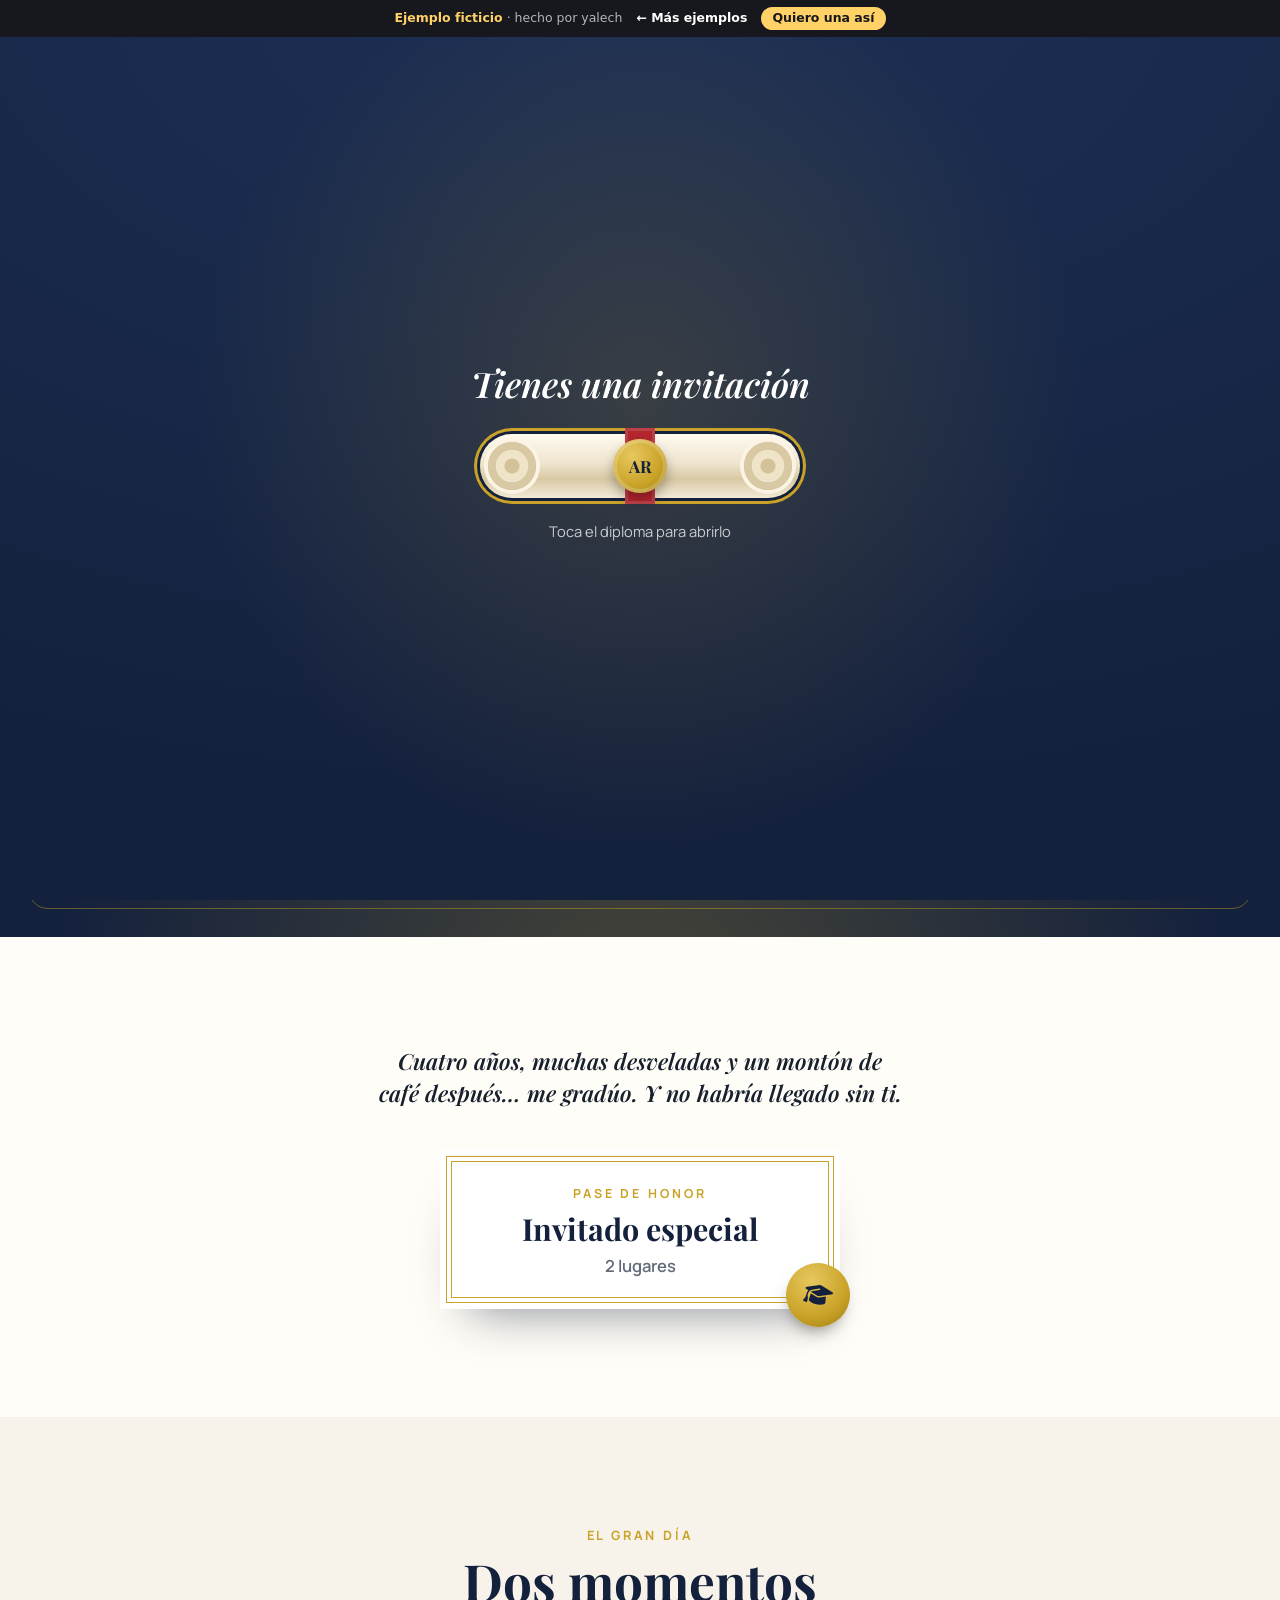
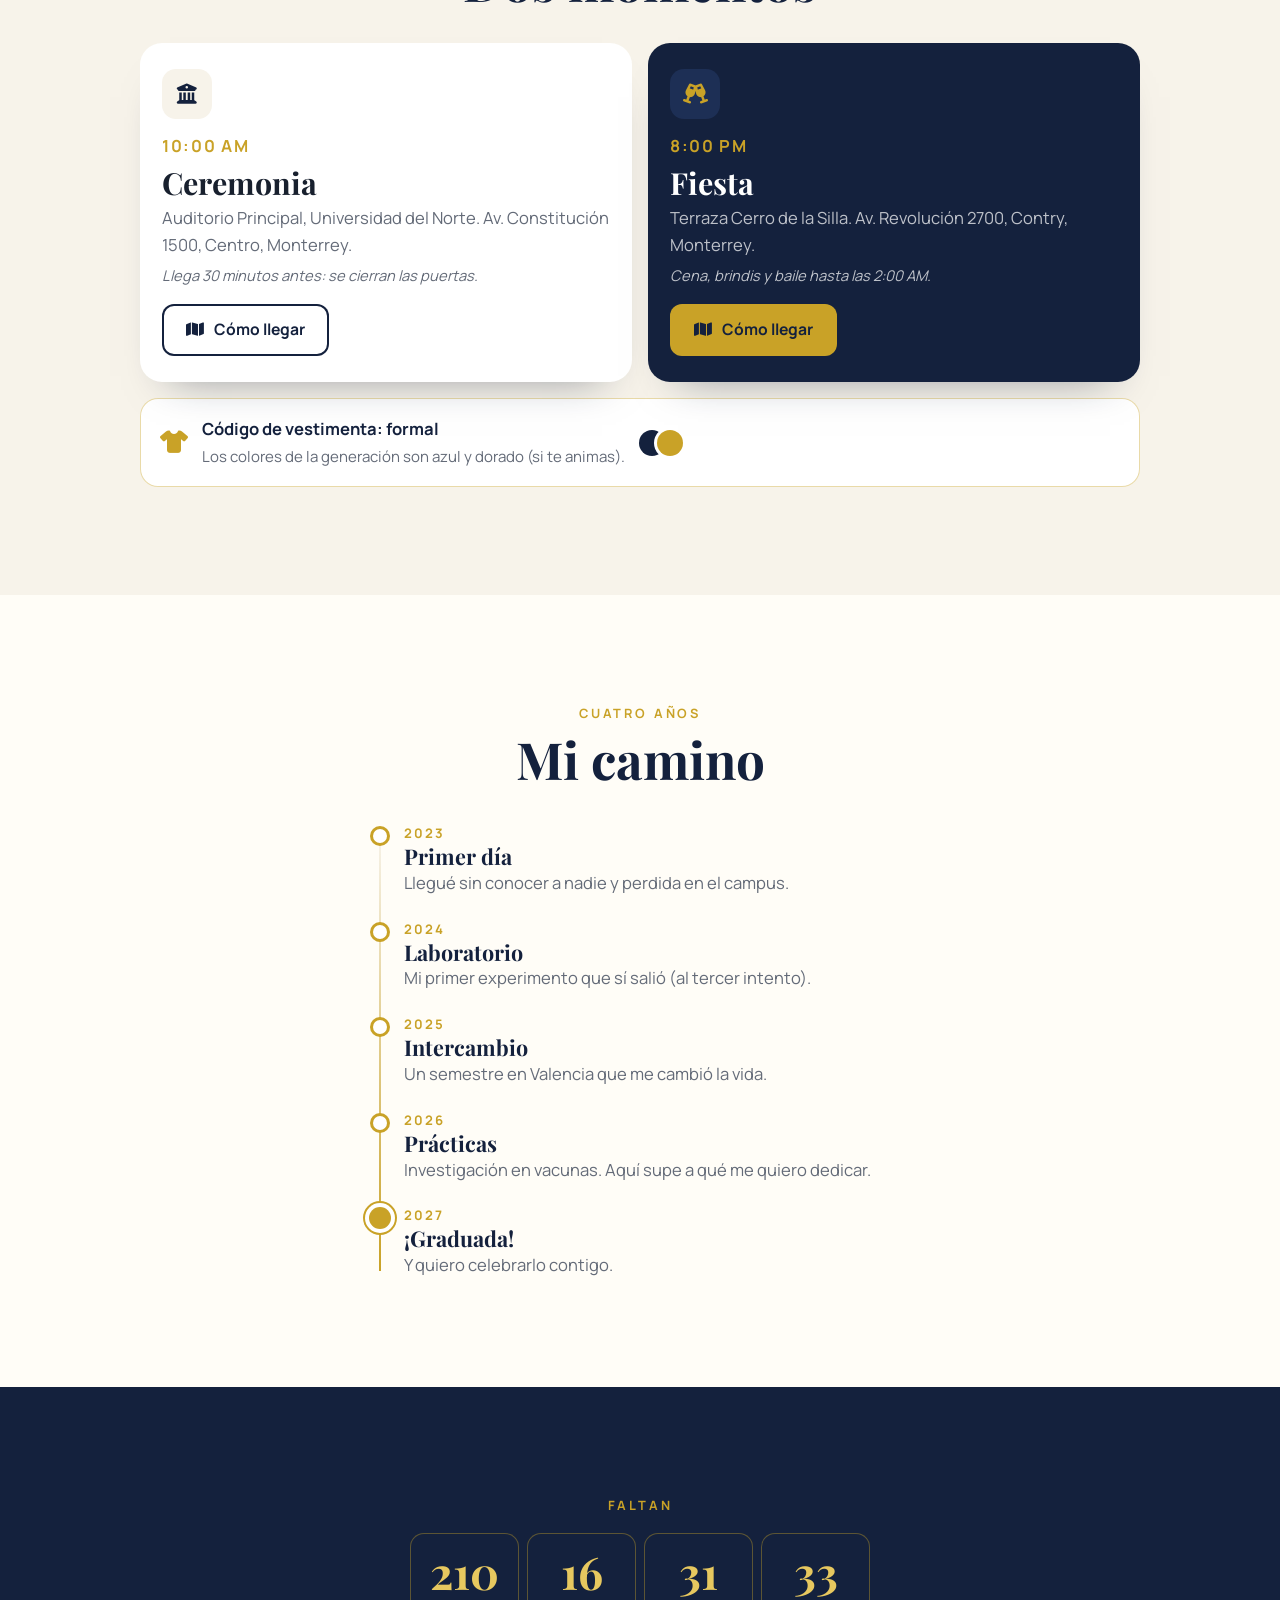
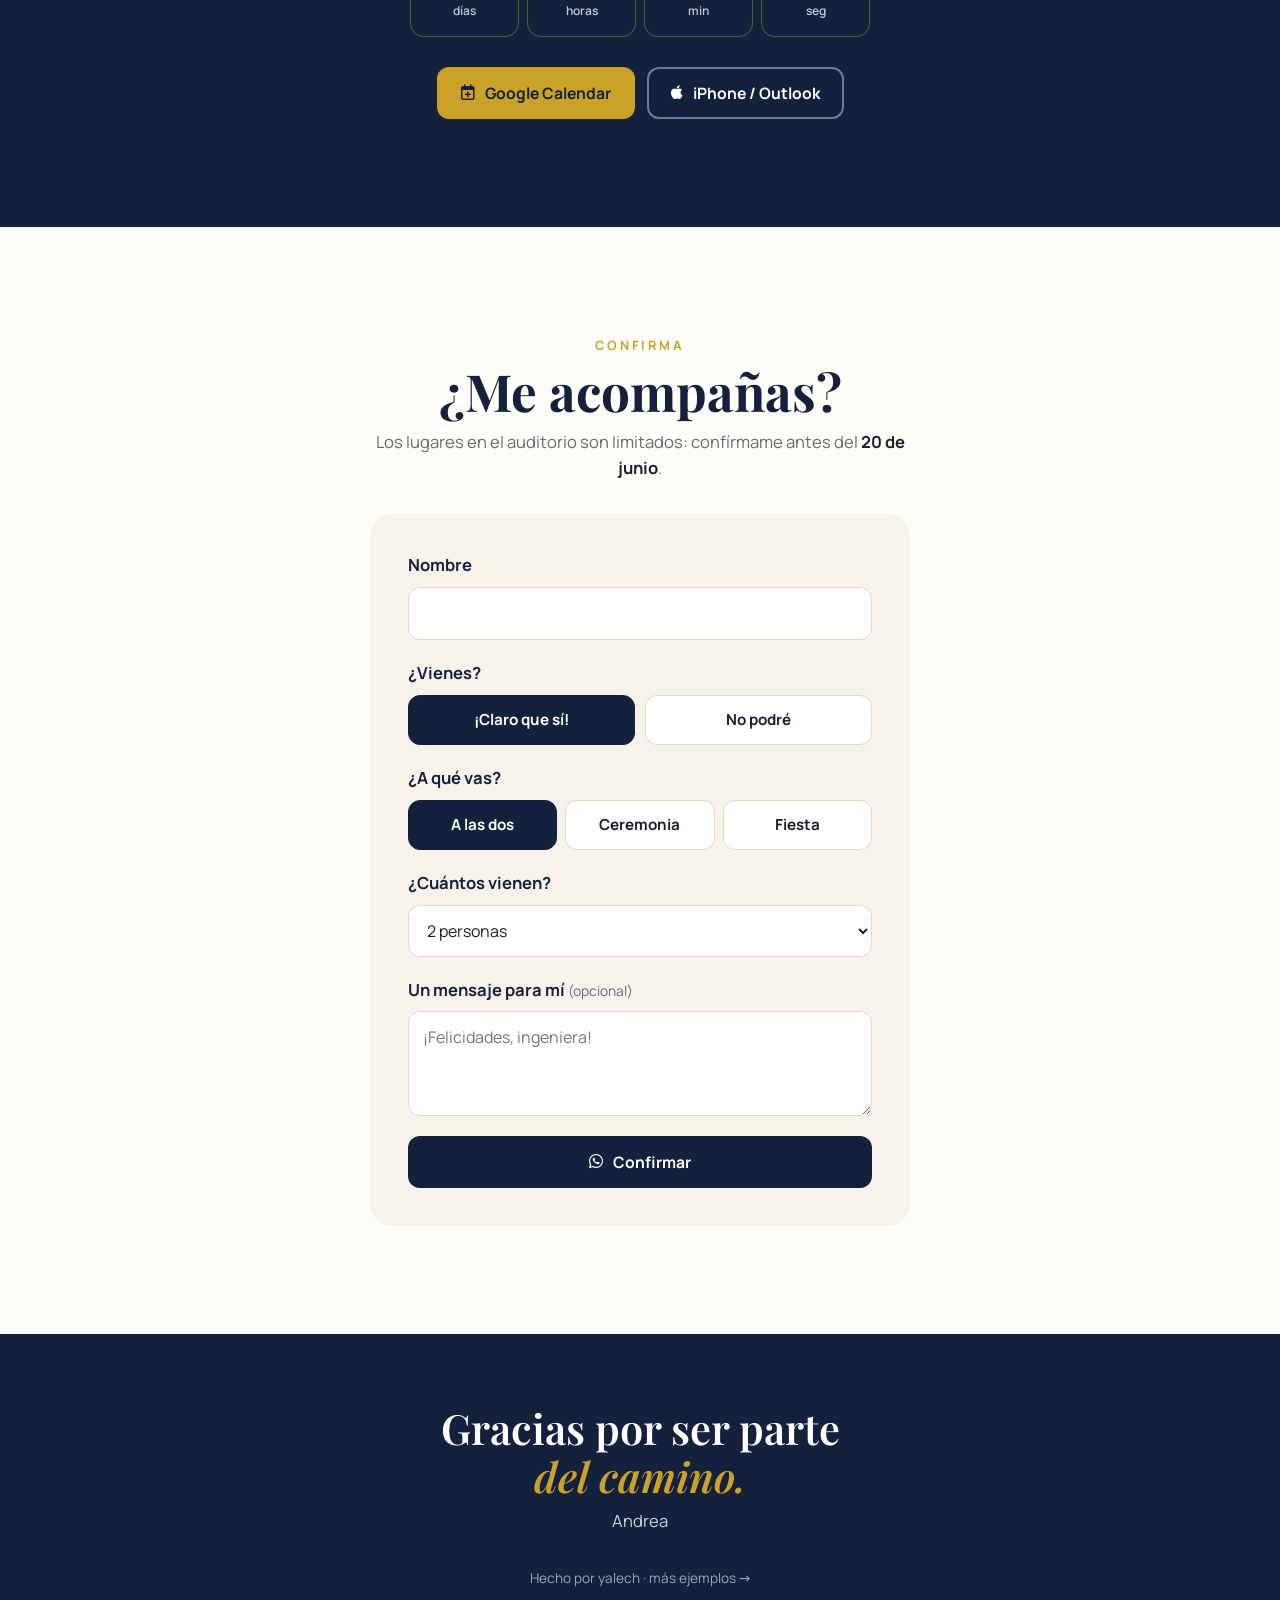
<file: graduacion/index.html>
<!doctype html>
<html lang="es">
<head>
  <meta charset="utf-8" />
  <meta name="viewport" content="width=device-width, initial-scale=1, viewport-fit=cover" />
  <title>¡Me gradúo! · Andrea Ruiz · Generación 2023–2027</title>
  <meta name="description" content="Sábado 3 de julio de 2027 · Monterrey. Ceremonia y fiesta de graduación de Andrea Ruiz." />
  <meta name="theme-color" content="#14213d" />
  <!-- Vista previa al compartir (WhatsApp, Facebook…). Al publicar, cambia la ruta de la imagen
       por la URL completa, ej. https://tudominio.com/assets/og.jpg -->
  <meta property="og:type" content="website" />
  <meta property="og:title" content="¡Me gradúo! · Andrea Ruiz · Generación 2023–2027" />
  <meta property="og:description" content="Sábado 3 de julio de 2027 · Monterrey. Ceremonia y fiesta de graduación de Andrea Ruiz." />
  <meta property="og:image" content="assets/og.jpg" />
  <meta property="og:image:width" content="1200" />
  <meta property="og:image:height" content="630" />
  <meta name="twitter:card" content="summary_large_image" />
  <link rel="icon" href="favicon.svg" type="image/svg+xml" />
  <link rel="preload" href="../assets/fuentes/manrope-latin-498cf824.woff2" as="font" type="font/woff2" crossorigin />
  <link rel="preload" href="../assets/fuentes/playfair-display-latin-4a374689.woff2" as="font" type="font/woff2" crossorigin />
  <link rel="preload" href="../assets/fuentes/playfair-display-latin-daeff530.woff2" as="font" type="font/woff2" crossorigin />
  <link rel="stylesheet" href="../assets/fuentes/playfairdisplay-manrope-6b17cd.css" />
  <link rel="stylesheet" href="../assets/iconos/iconos.css?v=2" />
  <link rel="stylesheet" href="styles.css?v=1" />
  <link rel="stylesheet" href="../assets/muestra.css?v=4" />
</head>
<body class="is-locked">
  <!-- Aviso de ejemplo (ficticio) con regreso y cotizador. Para un cliente real, borra este bloque. -->
  <div class="mu-barra" role="note">
    <span><strong>Ejemplo ficticio</strong><span class="mu-barra-quien"> · hecho por yalech</span></span>
    <a href="../">← Más ejemplos</a>
    <a class="mu-barra-cta" href="../?cotizar=invitacion&amp;ejemplo=Graduaci%C3%B3n">Quiero una así</a>
  </div>
  <!-- Invitación de ejemplo (persona ficticia). Ilustrada con CSS: no usa fotos.
       Fecha, lugar y WhatsApp están en invitacion.js (la lógica, en ../comun.js).
       Cada invitado recibe su propio enlace: index.html?n=Familia%20López&p=4 -->

  <!-- ========== Entrada: diploma enrollado ========== -->
  <div class="roll" data-intro role="dialog" aria-modal="true" aria-labelledby="roll-title">
    <p class="roll-kicker" id="roll-title">Tienes una invitación</p>
    <button class="diploma" type="button" data-abrir aria-label="Desenrollar el diploma para abrir la invitación">
      <span class="diploma-roll" aria-hidden="true"><span class="ribbon"></span><span class="seal">AR</span></span>
      <span class="diploma-sheet" aria-hidden="true">
        <small>Generación 2023 – 2027</small>
        <b>Andrea Ruiz</b>
        <em>se gradúa</em>
      </span>
    </button>
    <p class="roll-hint">Toca el diploma para abrirlo</p>
  </div>

  <main>
    <!-- ========== Portada ========== -->
    <section class="hero">
      <div class="caps" aria-hidden="true">
        <i class="fa-solid fa-graduation-cap" style="--x:12%;--d:0s;--s:1.8rem"></i>
        <i class="fa-solid fa-graduation-cap" style="--x:78%;--d:-2.2s;--s:2.6rem"></i>
        <i class="fa-solid fa-graduation-cap" style="--x:46%;--d:-4.1s;--s:1.4rem"></i>
        <i class="fa-solid fa-graduation-cap" style="--x:88%;--d:-5.6s;--s:1.6rem"></i>
        <i class="fa-solid fa-graduation-cap" style="--x:26%;--d:-6.8s;--s:2.2rem"></i>
      </div>
      <div class="hero-text">
        <p class="kicker">Generación 2023 – 2027</p>
        <h1 class="title">¡Lo<br /><em>logré!</em></h1>
        <p class="hero-name">Andrea Ruiz Treviño</p>
        <p class="hero-career">Ingeniería en Biotecnología</p>
        <p class="hero-date">Sábado 3 de julio · Monterrey</p>
      </div>
    </section>

    <!-- ========== Pase ========== -->
    <section class="section">
      <div class="wrap narrow center">
        <p class="intro-text">Cuatro años, muchas desveladas y un montón de café después… me gradúo. Y no habría llegado sin ti.</p>
        <div class="honor">
          <p class="honor-top">Pase de honor</p>
          <p class="honor-name" data-invitado>Invitado especial</p>
          <p class="honor-seats"><span data-pases>2</span> <span data-pases-txt>lugares</span></p>
          <span class="honor-seal" aria-hidden="true"><i class="fa-solid fa-graduation-cap"></i></span>
        </div>
      </div>
    </section>

    <!-- ========== Ceremonia y fiesta ========== -->
    <section class="section section--ivory">
      <div class="wrap">
        <div class="center">
          <p class="eyebrow">El gran día</p>
          <h2 class="h2">Dos momentos</h2>
        </div>
        <div class="moments">
          <article class="moment">
            <span class="moment-ico"><i class="fa-solid fa-building-columns"></i></span>
            <p class="moment-time">10:00 AM</p>
            <h3>Ceremonia</h3>
            <p>Auditorio Principal, Universidad del Norte. Av. Constitución 1500, Centro, Monterrey.</p>
            <p class="moment-note">Llega 30 minutos antes: se cierran las puertas.</p>
            <a class="btn btn--line" href="https://maps.google.com/?q=Avenida+Constitucion+Centro+Monterrey" target="_blank" rel="noopener"><i class="fa-solid fa-map"></i> Cómo llegar</a>
          </article>
          <article class="moment moment--night">
            <span class="moment-ico"><i class="fa-solid fa-champagne-glasses"></i></span>
            <p class="moment-time">8:00 PM</p>
            <h3>Fiesta</h3>
            <p>Terraza Cerro de la Silla. Av. Revolución 2700, Contry, Monterrey.</p>
            <p class="moment-note">Cena, brindis y baile hasta las 2:00 AM.</p>
            <a class="btn btn--gold" href="https://maps.google.com/?q=Avenida+Revolucion+Contry+Monterrey" target="_blank" rel="noopener"><i class="fa-solid fa-map"></i> Cómo llegar</a>
          </article>
        </div>
        <div class="dress">
          <i class="fa-solid fa-shirt"></i>
          <div><strong>Código de vestimenta: formal</strong><span>Los colores de la generación son azul y dorado (si te animas).</span></div>
          <span class="dress-dots" aria-hidden="true"><b></b><b></b></span>
        </div>
      </div>
    </section>

    <!-- ========== Mi camino ========== -->
    <section class="section">
      <div class="wrap narrow">
        <div class="center">
          <p class="eyebrow">Cuatro años</p>
          <h2 class="h2">Mi camino</h2>
        </div>
        <ol class="path">
          <li><b>2023</b><strong>Primer día</strong><span>Llegué sin conocer a nadie y perdida en el campus.</span></li>
          <li><b>2024</b><strong>Laboratorio</strong><span>Mi primer experimento que sí salió (al tercer intento).</span></li>
          <li><b>2025</b><strong>Intercambio</strong><span>Un semestre en Valencia que me cambió la vida.</span></li>
          <li><b>2026</b><strong>Prácticas</strong><span>Investigación en vacunas. Aquí supe a qué me quiero dedicar.</span></li>
          <li class="is-goal"><b>2027</b><strong>¡Graduada!</strong><span>Y quiero celebrarlo contigo.</span></li>
        </ol>
      </div>
    </section>

    <!-- ========== Cuenta regresiva ========== -->
    <section class="section section--navy">
      <div class="wrap center">
        <p class="eyebrow" data-clock-label>Faltan</p>
        <div class="clock" data-clock>
          <div><strong data-u="d">000</strong><small>días</small></div>
          <div><strong data-u="h">00</strong><small>horas</small></div>
          <div><strong data-u="m">00</strong><small>min</small></div>
          <div><strong data-u="s">00</strong><small>seg</small></div>
        </div>
        <p class="clock-done" hidden>¡Hoy me gradúo! 🎓</p>
        <div class="cal-actions">
          <a class="btn btn--gold" data-gcal target="_blank" rel="noopener"><i class="fa-regular fa-calendar-plus"></i> Google Calendar</a>
          <button class="btn btn--ghost" type="button" data-ics><i class="fa-brands fa-apple"></i> iPhone / Outlook</button>
        </div>
      </div>
    </section>

    <!-- ========== Confirmación ========== -->
    <section class="section" id="confirmar">
      <div class="wrap narrow">
        <div class="center">
          <p class="eyebrow">Confirma</p>
          <h2 class="h2">¿Me acompañas?</h2>
          <p class="lead">Los lugares en el auditorio son limitados: confírmame antes del <strong>20 de junio</strong>.</p>
        </div>
        <form class="rsvp" id="rsvp-form" novalidate>
          <label class="field">
            <span>Nombre</span>
            <input name="nombre" required maxlength="80" autocomplete="name" />
          </label>
          <fieldset class="field">
            <legend>¿Vienes?</legend>
            <div class="choice">
              <label><input type="radio" name="asiste" value="si" checked /><span>¡Claro que sí!</span></label>
              <label><input type="radio" name="asiste" value="no" /><span>No podré</span></label>
            </div>
          </fieldset>
          <fieldset class="field" data-solo-si>
            <legend>¿A qué vas?</legend>
            <div class="choice choice--3">
              <label><input type="radio" name="comida" value="Ceremonia y fiesta" checked /><span>A las dos</span></label>
              <label><input type="radio" name="comida" value="Solo ceremonia" /><span>Ceremonia</span></label>
              <label><input type="radio" name="comida" value="Solo fiesta" /><span>Fiesta</span></label>
            </div>
          </fieldset>
          <label class="field" data-solo-si>
            <span>¿Cuántos vienen?</span>
            <select name="lugares"></select>
          </label>
          <label class="field">
            <span>Un mensaje para mí <small>(opcional)</small></span>
            <textarea name="mensaje" rows="3" maxlength="400" placeholder="¡Felicidades, ingeniera!"></textarea>
          </label>
          <p class="form-error" hidden></p>
          <button class="btn btn--navy" type="submit"><i class="fa-brands fa-whatsapp"></i> Confirmar</button>
          <p class="form-ok" hidden>¡Gracias! Se abrió WhatsApp con tu confirmación; solo falta enviarla.</p>
        </form>
      </div>
    </section>
  </main>

  <footer class="footer">
    <p class="footer-title">Gracias por ser parte<br /><em>del camino.</em></p>
    <p>Andrea</p>
    <a class="credit" href="../">Hecho por yalech · más ejemplos →</a>
  </footer>

  <script src="../assets/motion.js"></script>
  <script src="invitacion.js?v=1"></script>
  <script src="../comun.js?v=2"></script>
  <!-- Modo muestra (ejemplo ficticio). Para un cliente real, borra la siguiente línea. -->
  <script src="../assets/muestra.js?v=4" data-servicio="invitacion" data-ejemplo="Graduación" data-para="Andrea"></script>
  <script src="../assets/errores.js?v=1"></script>
</body>
</html>
</file>
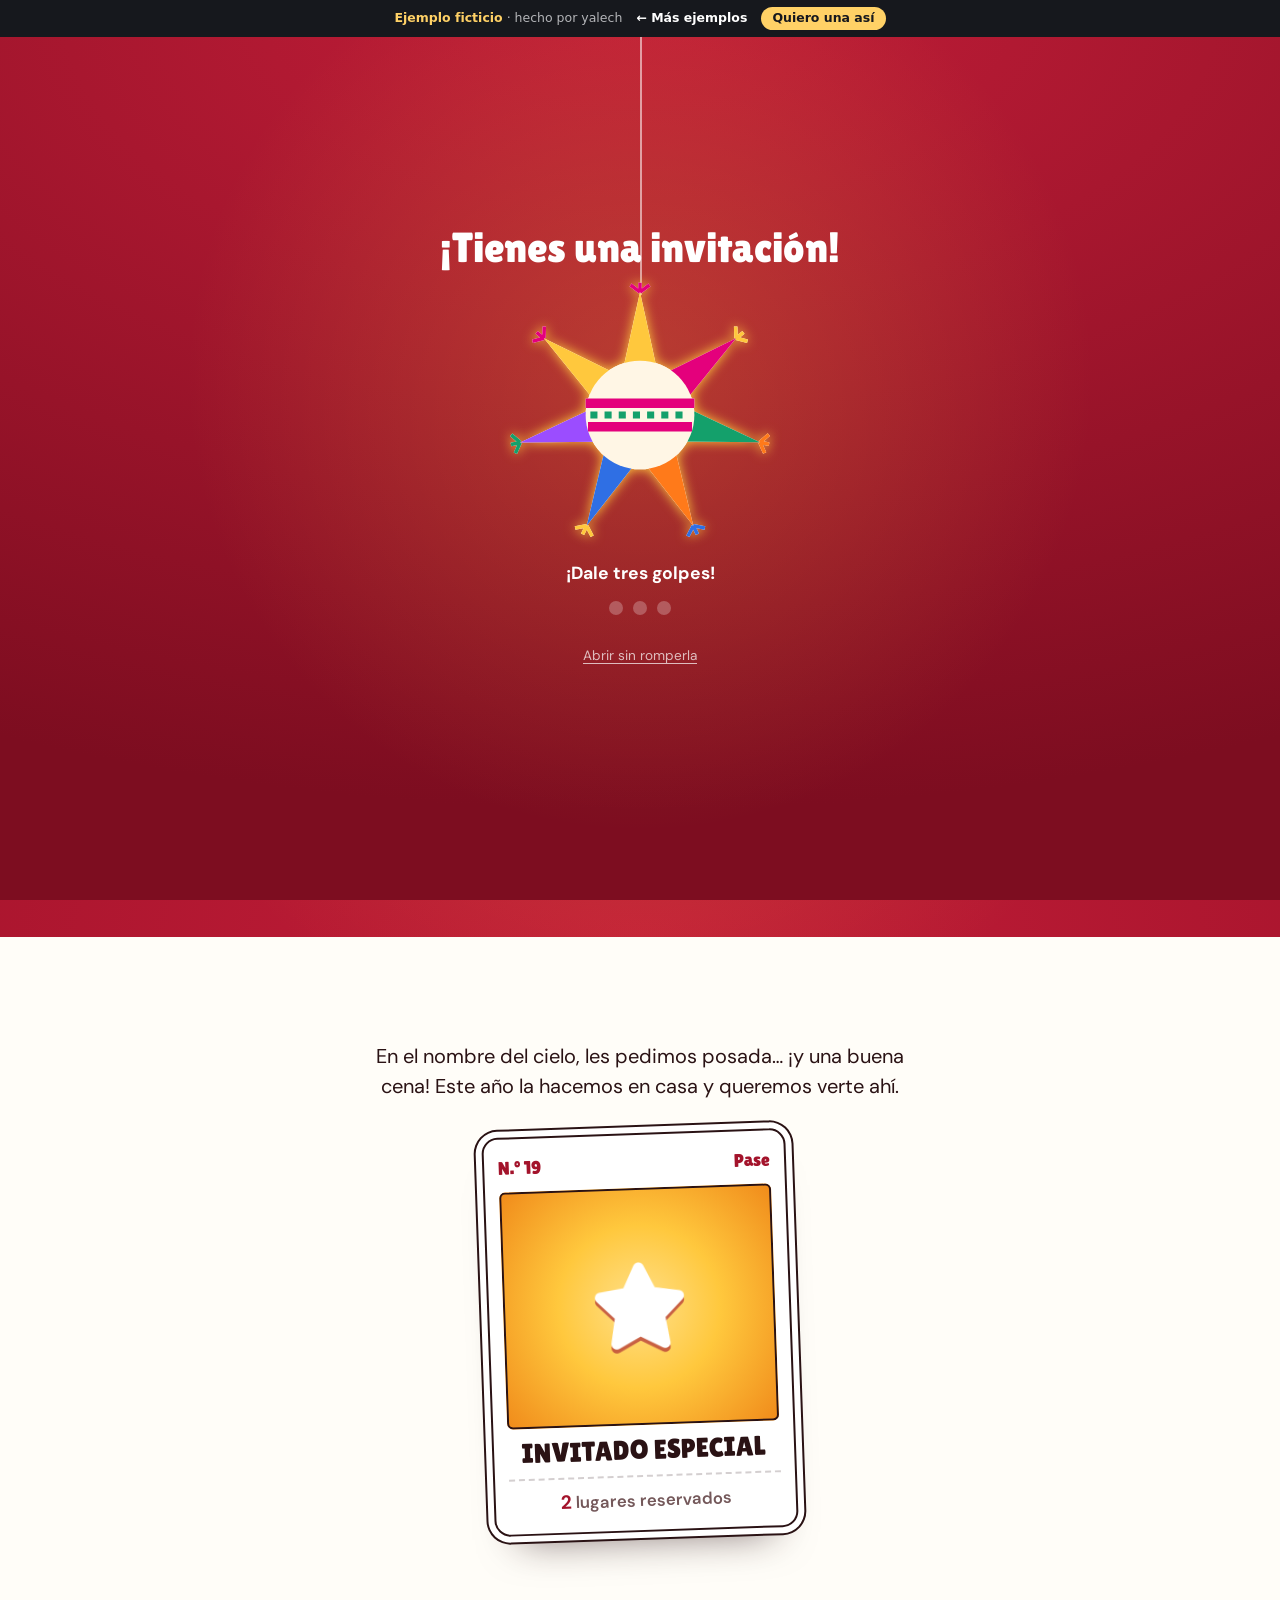
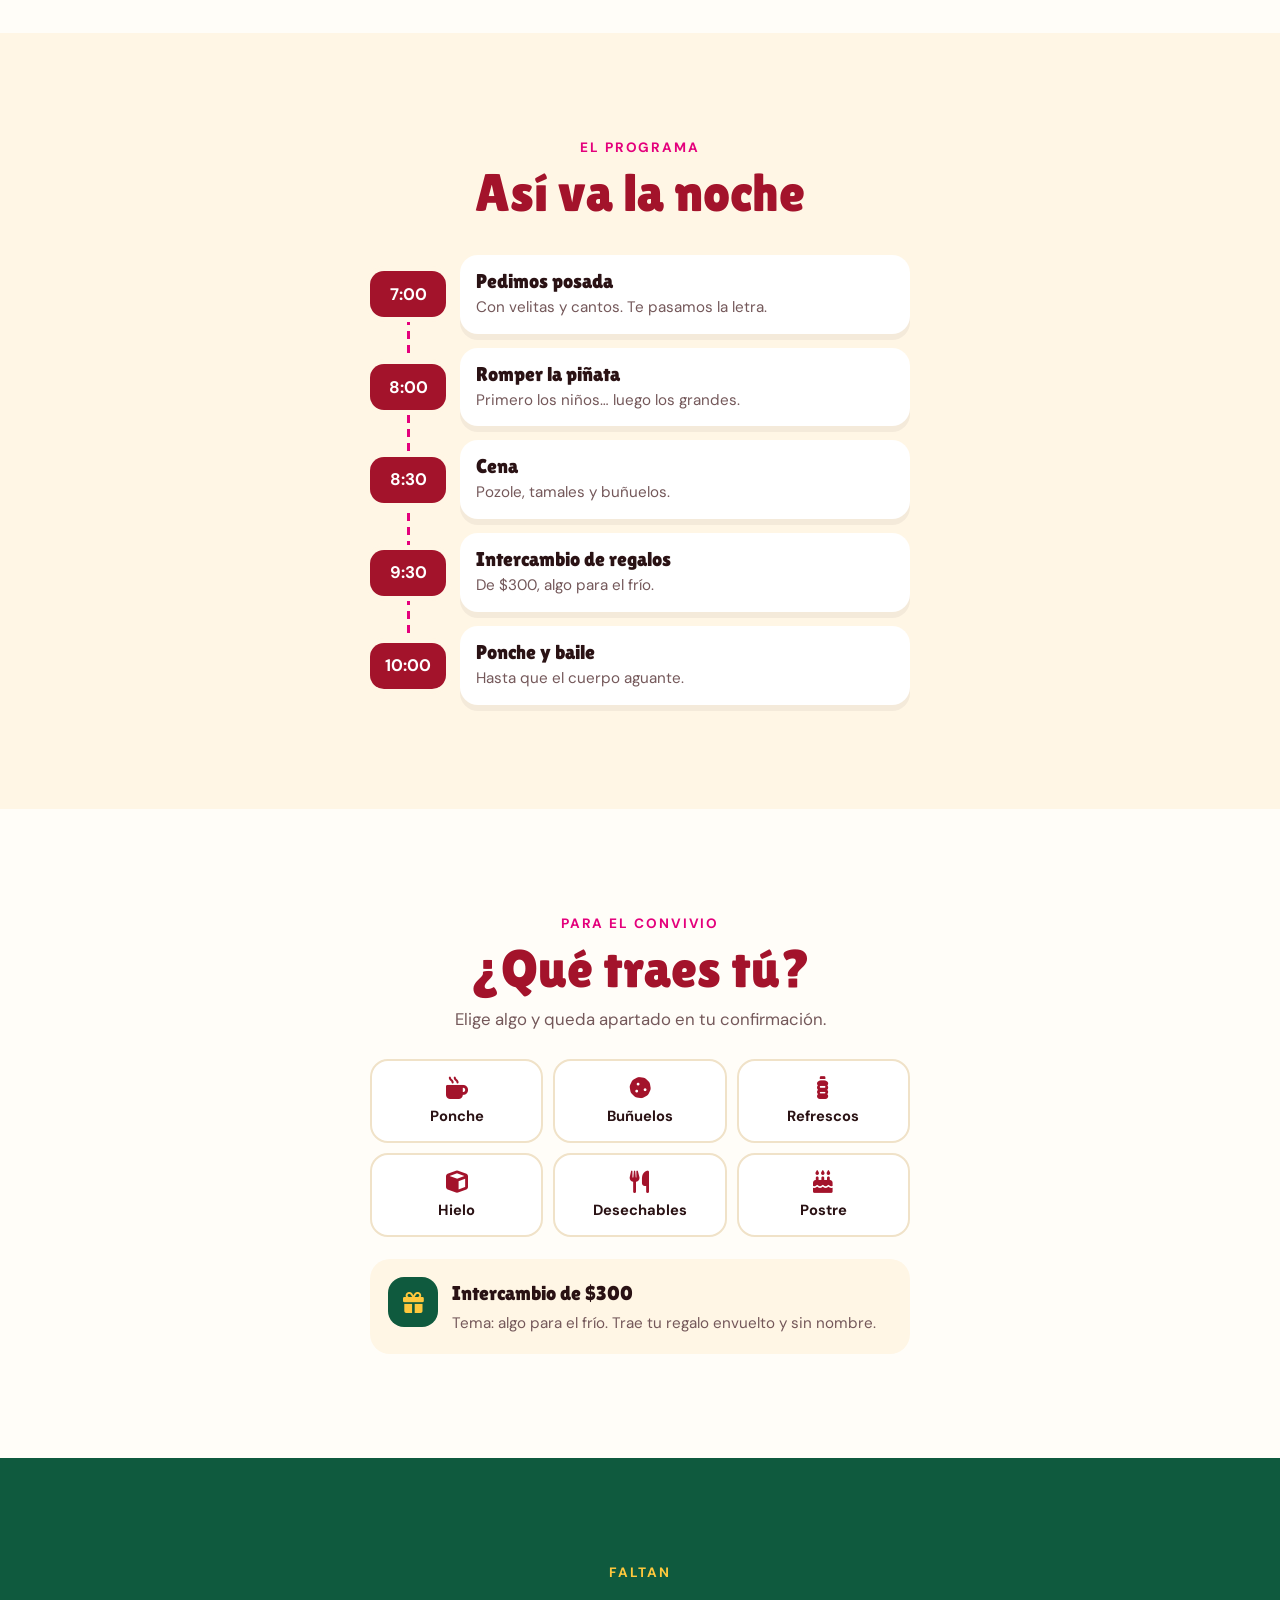
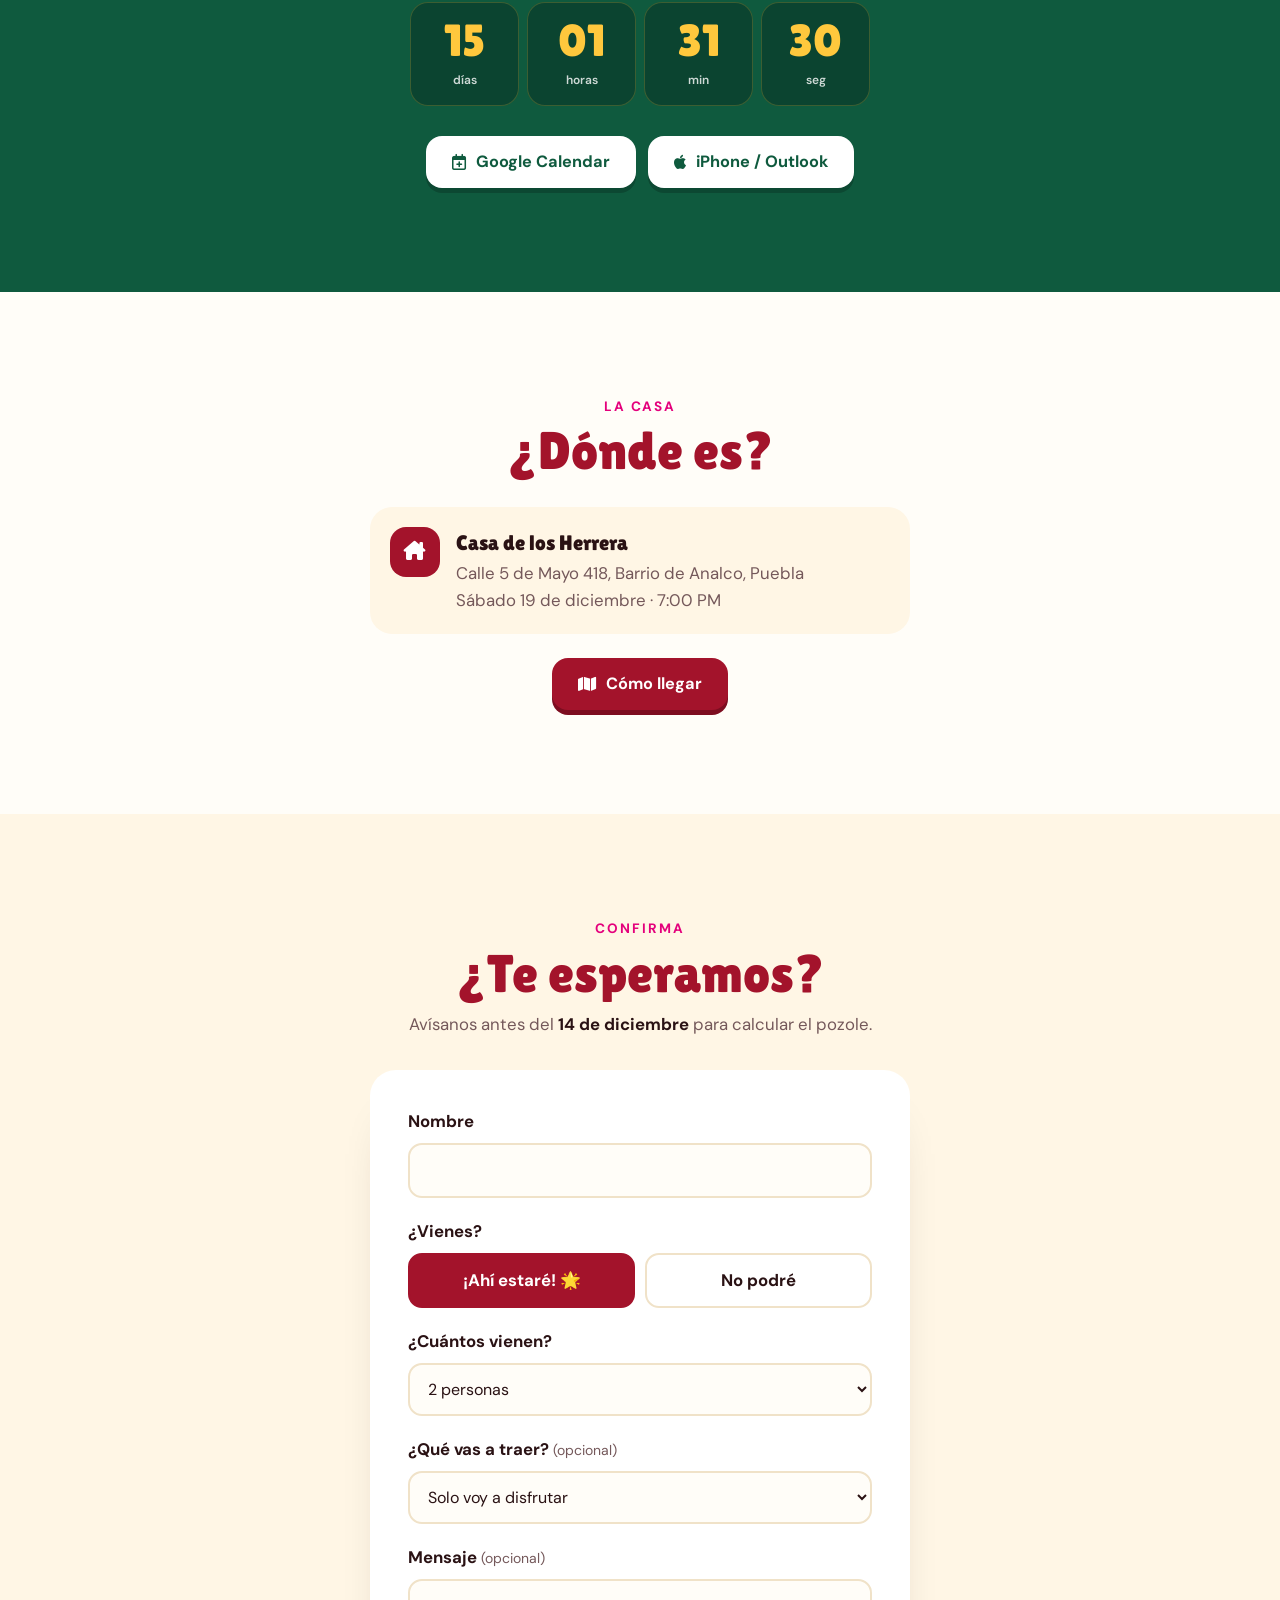
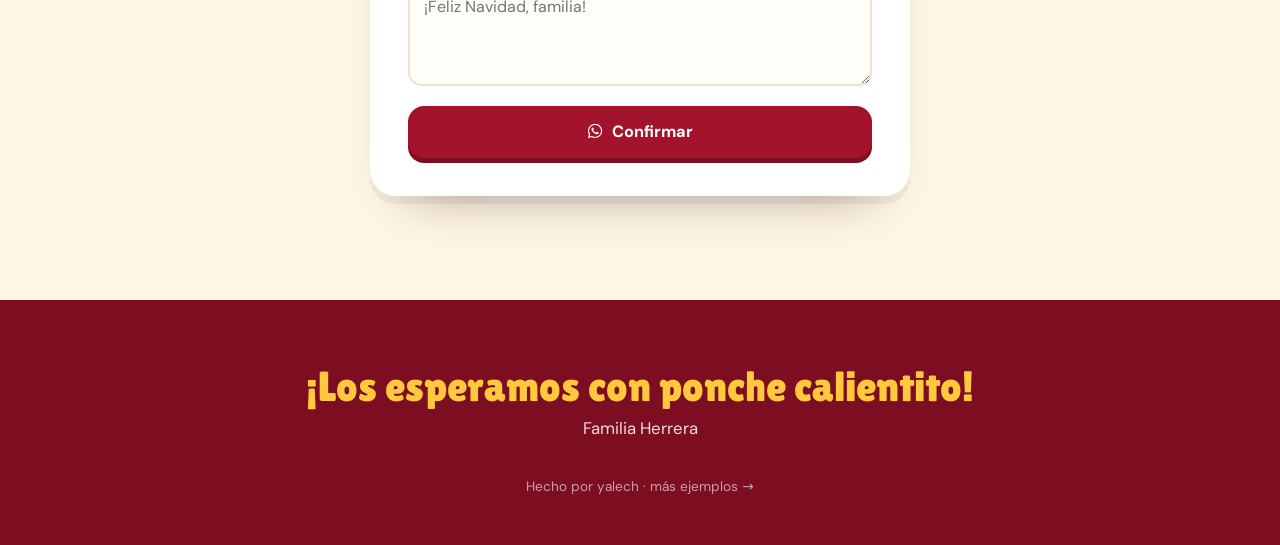
<file: posada/index.html>
<!doctype html>
<html lang="es">
<head>
  <meta charset="utf-8" />
  <meta name="viewport" content="width=device-width, initial-scale=1, viewport-fit=cover" />
  <title>¡Ven a la posada! · Familia Herrera</title>
  <meta name="description" content="Sábado 19 de diciembre · 7:00 PM · Puebla. Piñata, tamales, ponche e intercambio de regalos." />
  <meta name="theme-color" content="#a3132b" />
  <!-- Vista previa al compartir (WhatsApp, Facebook…). Al publicar, cambia la ruta de la imagen
       por la URL completa, ej. https://tudominio.com/assets/og.jpg -->
  <meta property="og:type" content="website" />
  <meta property="og:title" content="¡Ven a la posada! · Familia Herrera" />
  <meta property="og:description" content="Sábado 19 de diciembre · 7:00 PM · Puebla. Piñata, tamales, ponche e intercambio de regalos." />
  <meta property="og:image" content="assets/og.jpg" />
  <meta property="og:image:width" content="1200" />
  <meta property="og:image:height" content="630" />
  <meta name="twitter:card" content="summary_large_image" />
  <link rel="icon" href="favicon.svg" type="image/svg+xml" />
  <link rel="preload" href="../assets/fuentes/dm-sans-latin-89c7ce3a.woff2" as="font" type="font/woff2" crossorigin />
  <link rel="preload" href="../assets/fuentes/lilita-one-latin-3b71f6c2.woff2" as="font" type="font/woff2" crossorigin />
  <link rel="stylesheet" href="../assets/fuentes/lilitaone-dmsans-2756ae.css" />
  <link rel="stylesheet" href="../assets/iconos/iconos.css?v=2" />
  <link rel="stylesheet" href="styles.css?v=1" />
  <link rel="stylesheet" href="../assets/muestra.css?v=4" />
</head>
<body class="is-locked">
  <!-- Aviso de ejemplo (ficticio) con regreso y cotizador. Para un cliente real, borra este bloque. -->
  <div class="mu-barra" role="note">
    <span><strong>Ejemplo ficticio</strong><span class="mu-barra-quien"> · hecho por yalech</span></span>
    <a href="../">← Más ejemplos</a>
    <a class="mu-barra-cta" href="../?cotizar=invitacion&amp;ejemplo=Posada">Quiero una así</a>
  </div>
  <!-- Invitación de ejemplo (familia ficticia). Ilustrada con CSS y SVG: no usa fotos.
       Fecha, lugar y WhatsApp están en invitacion.js (la lógica, en ../comun.js).
       Cada invitado recibe su propio enlace: index.html?n=Familia%20López&p=4 -->

  <!-- ========== Entrada: piñata de 7 picos (3 golpes) ========== -->
  <div class="pin" data-intro role="dialog" aria-modal="true" aria-labelledby="pin-title">
    <p class="pin-kicker" id="pin-title">¡Tienes una invitación!</p>
    <button class="pinata" type="button" data-golpe aria-label="Pégale a la piñata para abrir la invitación (3 golpes)">
      <svg viewBox="0 0 220 220" aria-hidden="true">
        <g class="picos">
          <g style="--a:0deg"><polygon points="96,70 124,70 110,6" fill="#ffc83d"/><path d="M110 6l-8-6M110 6l0-8M110 6l8-6" stroke="#e4007c" stroke-width="3"/></g>
          <g style="--a:51.4deg"><polygon points="96,70 124,70 110,6" fill="#e4007c"/><path d="M110 6l-8-6M110 6l0-8M110 6l8-6" stroke="#ffc83d" stroke-width="3"/></g>
          <g style="--a:102.8deg"><polygon points="96,70 124,70 110,6" fill="#14a06b"/><path d="M110 6l-8-6M110 6l0-8M110 6l8-6" stroke="#ff7a1a" stroke-width="3"/></g>
          <g style="--a:154.3deg"><polygon points="96,70 124,70 110,6" fill="#ff7a1a"/><path d="M110 6l-8-6M110 6l0-8M110 6l8-6" stroke="#2f6fe4" stroke-width="3"/></g>
          <g style="--a:205.7deg"><polygon points="96,70 124,70 110,6" fill="#2f6fe4"/><path d="M110 6l-8-6M110 6l0-8M110 6l8-6" stroke="#ffc83d" stroke-width="3"/></g>
          <g style="--a:257.1deg"><polygon points="96,70 124,70 110,6" fill="#9b4dff"/><path d="M110 6l-8-6M110 6l0-8M110 6l8-6" stroke="#14a06b" stroke-width="3"/></g>
          <g style="--a:308.6deg"><polygon points="96,70 124,70 110,6" fill="#ffc83d"/><path d="M110 6l-8-6M110 6l0-8M110 6l8-6" stroke="#e4007c" stroke-width="3"/></g>
        </g>
        <circle cx="110" cy="110" r="46" fill="#fff6e5"/>
        <path d="M64 100h92M66 120h88" stroke="#e4007c" stroke-width="8"/>
        <path d="M68 110h84" stroke="#14a06b" stroke-width="6" stroke-dasharray="6 6"/>
        <path class="grieta grieta--1" d="M92 72l10 18-8 10 12 14" fill="none" stroke="#5a1a1a" stroke-width="3" stroke-linecap="round"/>
        <path class="grieta grieta--2" d="M140 86l-14 16 10 12-8 20" fill="none" stroke="#5a1a1a" stroke-width="3" stroke-linecap="round"/>
      </svg>
    </button>
    <p class="pin-hint" aria-live="polite"><span data-golpe-txt>¡Dale tres golpes!</span></p>
    <ol class="golpes" aria-hidden="true"><li></li><li></li><li></li></ol>
    <button class="pin-skip" type="button" data-abrir>Abrir sin romperla</button>
  </div>
  <div class="dulces" aria-hidden="true"></div>

  <main>
    <!-- ========== Portada ========== -->
    <section class="hero">
      <ul class="picado" aria-hidden="true">
        <li style="--c:#e4007c"></li><li style="--c:#ffc83d"></li><li style="--c:#14a06b"></li><li style="--c:#ff7a1a"></li><li style="--c:#2f6fe4"></li><li style="--c:#9b4dff"></li><li style="--c:#e4007c"></li><li style="--c:#ffc83d"></li><li style="--c:#14a06b"></li><li style="--c:#ff7a1a"></li>
      </ul>
      <div class="hero-text">
        <p class="kicker">Posada navideña 2026</p>
        <h1 class="title">¡Ándale,<br />ven a la <span>posada!</span></h1>
        <p class="hero-sub">Familia Herrera</p>
        <p class="hero-date">Sábado 19 de diciembre · 7:00 PM</p>
      </div>
      <i class="estrella fa-solid fa-star" aria-hidden="true"></i>
      <i class="estrella estrella--b fa-solid fa-star" aria-hidden="true"></i>
    </section>

    <!-- ========== Pase: carta de lotería ========== -->
    <section class="section">
      <div class="wrap narrow">
        <p class="intro-text">En el nombre del cielo, les pedimos posada… ¡y una buena cena! Este año la hacemos en casa y queremos verte ahí.</p>
        <div class="loteria">
          <div class="loteria-top"><span>N.º 19</span><span>Pase</span></div>
          <div class="loteria-art" aria-hidden="true"><i class="fa-solid fa-star"></i></div>
          <p class="loteria-name" data-invitado>Invitado especial</p>
          <p class="loteria-seats"><strong data-pases>2</strong> <span data-pases-txt>lugares</span> reservados</p>
        </div>
      </div>
    </section>

    <!-- ========== Programa ========== -->
    <section class="section section--cream">
      <div class="wrap narrow">
        <div class="center">
          <p class="eyebrow">El programa</p>
          <h2 class="h2">Así va la noche</h2>
        </div>
        <ol class="programa">
          <li><time>7:00</time><div><strong>Pedimos posada</strong><span>Con velitas y cantos. Te pasamos la letra.</span></div></li>
          <li><time>8:00</time><div><strong>Romper la piñata</strong><span>Primero los niños… luego los grandes.</span></div></li>
          <li><time>8:30</time><div><strong>Cena</strong><span>Pozole, tamales y buñuelos.</span></div></li>
          <li><time>9:30</time><div><strong>Intercambio de regalos</strong><span>De $300, algo para el frío.</span></div></li>
          <li><time>10:00</time><div><strong>Ponche y baile</strong><span>Hasta que el cuerpo aguante.</span></div></li>
        </ol>
      </div>
    </section>

    <!-- ========== Qué llevar ========== -->
    <section class="section">
      <div class="wrap narrow center">
        <p class="eyebrow">Para el convivio</p>
        <h2 class="h2">¿Qué traes tú?</h2>
        <p class="lead">Elige algo y queda apartado en tu confirmación.</p>
        <ul class="llevar">
          <li><button type="button" data-llevo="Ponche"><i class="fa-solid fa-mug-hot"></i>Ponche</button></li>
          <li><button type="button" data-llevo="Buñuelos"><i class="fa-solid fa-cookie"></i>Buñuelos</button></li>
          <li><button type="button" data-llevo="Refrescos"><i class="fa-solid fa-bottle-water"></i>Refrescos</button></li>
          <li><button type="button" data-llevo="Hielo"><i class="fa-solid fa-cube"></i>Hielo</button></li>
          <li><button type="button" data-llevo="Desechables"><i class="fa-solid fa-utensils"></i>Desechables</button></li>
          <li><button type="button" data-llevo="Postre"><i class="fa-solid fa-cake-candles"></i>Postre</button></li>
        </ul>
        <div class="regalo">
          <i class="fa-solid fa-gift"></i>
          <div><strong>Intercambio de $300</strong><span>Tema: algo para el frío. Trae tu regalo envuelto y sin nombre.</span></div>
        </div>
      </div>
    </section>

    <!-- ========== Cuenta regresiva ========== -->
    <section class="section section--green">
      <div class="wrap center">
        <p class="eyebrow" data-clock-label>Faltan</p>
        <div class="clock" data-clock>
          <div><strong data-u="d">000</strong><small>días</small></div>
          <div><strong data-u="h">00</strong><small>horas</small></div>
          <div><strong data-u="m">00</strong><small>min</small></div>
          <div><strong data-u="s">00</strong><small>seg</small></div>
        </div>
        <p class="clock-done" hidden>¡Hoy es la posada! 🌟</p>
        <div class="cal-actions">
          <a class="btn btn--light" data-gcal target="_blank" rel="noopener"><i class="fa-regular fa-calendar-plus"></i> Google Calendar</a>
          <button class="btn btn--light" type="button" data-ics><i class="fa-brands fa-apple"></i> iPhone / Outlook</button>
        </div>
      </div>
    </section>

    <!-- ========== Dónde ========== -->
    <section class="section">
      <div class="wrap narrow center">
        <p class="eyebrow">La casa</p>
        <h2 class="h2">¿Dónde es?</h2>
        <div class="where">
          <i class="fa-solid fa-house-chimney"></i>
          <div>
            <strong>Casa de los Herrera</strong>
            <span>Calle 5 de Mayo 418, Barrio de Analco, Puebla</span>
            <span>Sábado 19 de diciembre · 7:00 PM</span>
          </div>
        </div>
        <a class="btn btn--red" href="https://maps.google.com/?q=Barrio+de+Analco+Puebla" target="_blank" rel="noopener"><i class="fa-solid fa-map"></i> Cómo llegar</a>
      </div>
    </section>

    <!-- ========== Confirmación ========== -->
    <section class="section section--cream" id="confirmar">
      <div class="wrap narrow">
        <div class="center">
          <p class="eyebrow">Confirma</p>
          <h2 class="h2">¿Te esperamos?</h2>
          <p class="lead">Avísanos antes del <strong>14 de diciembre</strong> para calcular el pozole.</p>
        </div>
        <form class="rsvp" id="rsvp-form" novalidate>
          <label class="field">
            <span>Nombre</span>
            <input name="nombre" required maxlength="80" autocomplete="name" />
          </label>
          <fieldset class="field">
            <legend>¿Vienes?</legend>
            <div class="choice">
              <label><input type="radio" name="asiste" value="si" checked /><span>¡Ahí estaré! 🌟</span></label>
              <label><input type="radio" name="asiste" value="no" /><span>No podré</span></label>
            </div>
          </fieldset>
          <label class="field" data-solo-si>
            <span>¿Cuántos vienen?</span>
            <select name="lugares"></select>
          </label>
          <label class="field" data-solo-si>
            <span>¿Qué vas a traer? <small>(opcional)</small></span>
            <select name="comida">
              <option value="">Solo voy a disfrutar</option>
              <option>Ponche</option>
              <option>Buñuelos</option>
              <option>Refrescos</option>
              <option>Hielo</option>
              <option>Desechables</option>
              <option>Postre</option>
            </select>
          </label>
          <label class="field">
            <span>Mensaje <small>(opcional)</small></span>
            <textarea name="mensaje" rows="3" maxlength="400" placeholder="¡Feliz Navidad, familia!"></textarea>
          </label>
          <p class="form-error" hidden></p>
          <button class="btn btn--red" type="submit"><i class="fa-brands fa-whatsapp"></i> Confirmar</button>
          <p class="form-ok" hidden>¡Gracias! Se abrió WhatsApp con tu confirmación; solo falta enviarla.</p>
        </form>
      </div>
    </section>
  </main>

  <footer class="footer">
    <p class="footer-title">¡Los esperamos con ponche calientito!</p>
    <p>Familia Herrera</p>
    <a class="credit" href="../">Hecho por yalech · más ejemplos →</a>
  </footer>

  <script src="../assets/motion.js"></script>
  <script src="invitacion.js?v=1"></script>
  <script src="../comun.js?v=2"></script>
  <!-- Modo muestra (ejemplo ficticio). Para un cliente real, borra la siguiente línea. -->
  <script src="../assets/muestra.js?v=4" data-servicio="invitacion" data-ejemplo="Posada" data-para="familia Herrera"></script>
  <script src="../assets/errores.js?v=1"></script>
</body>
</html>
</file>
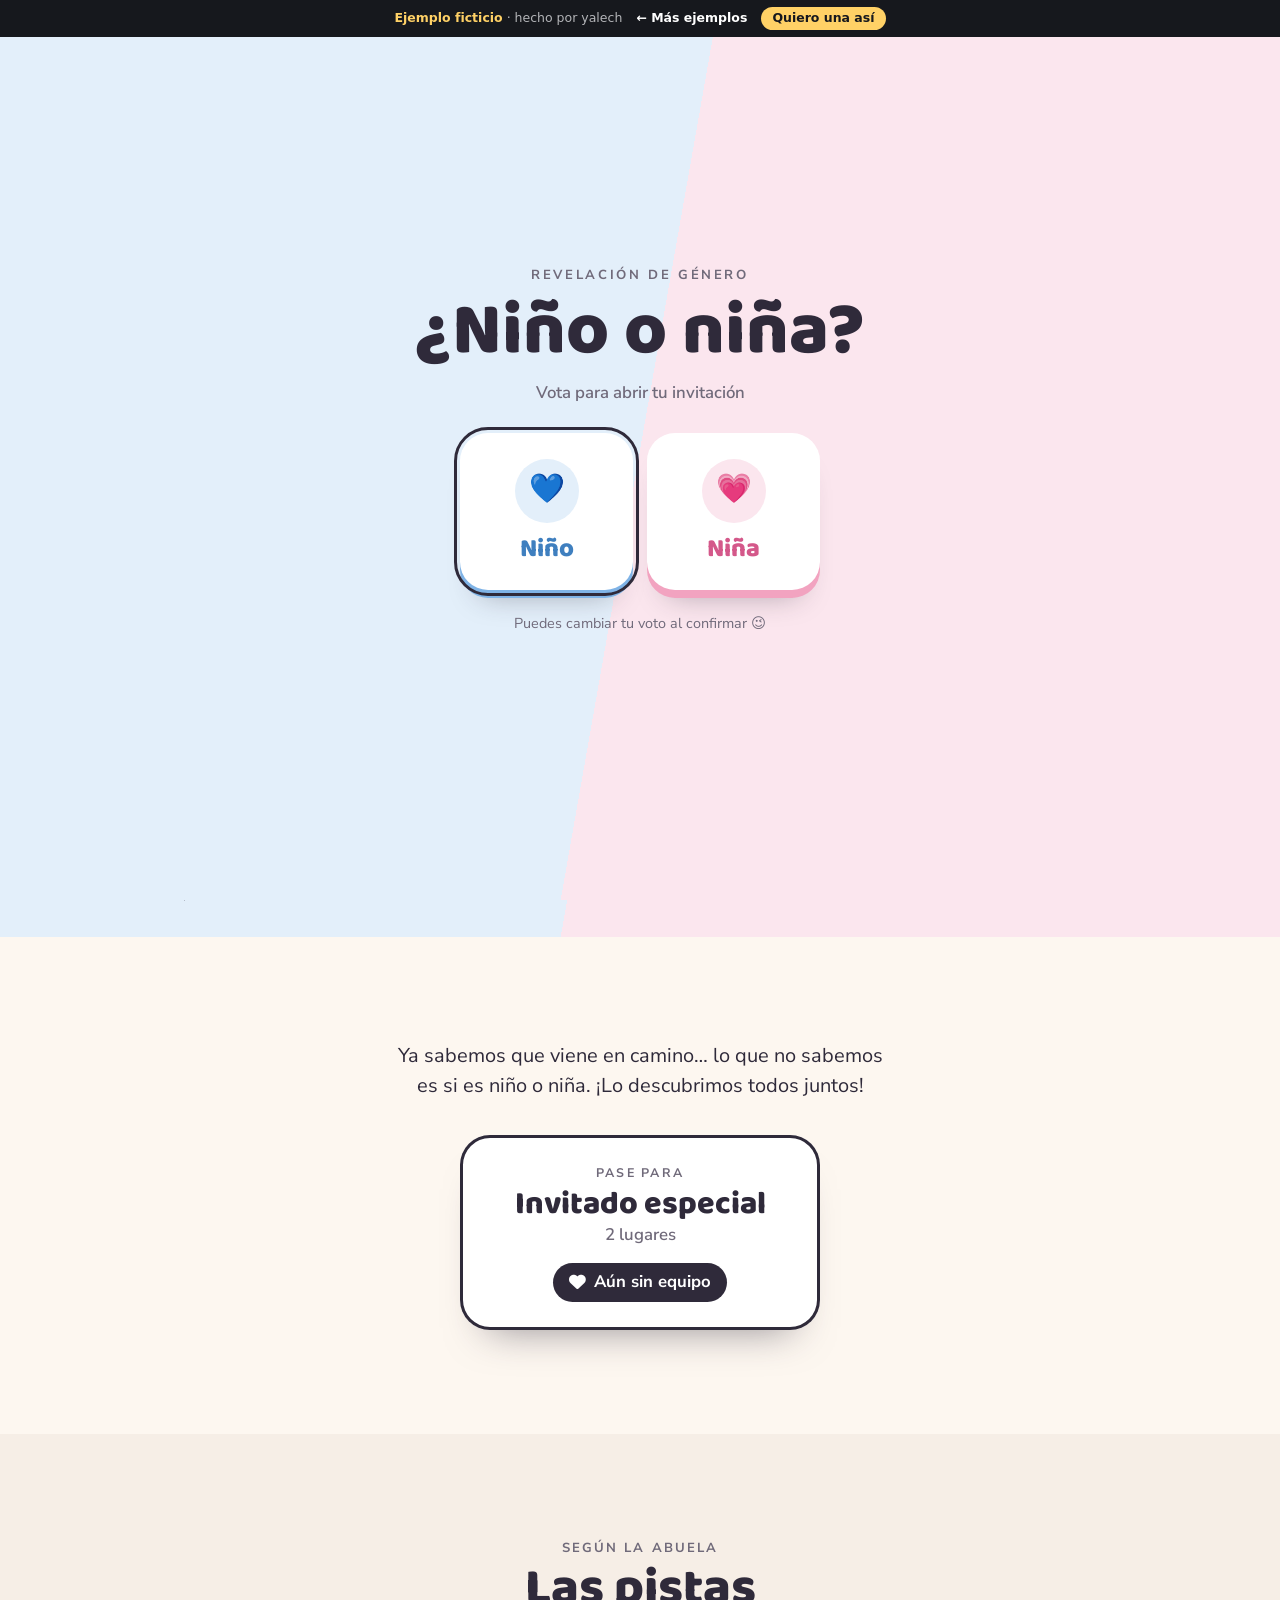
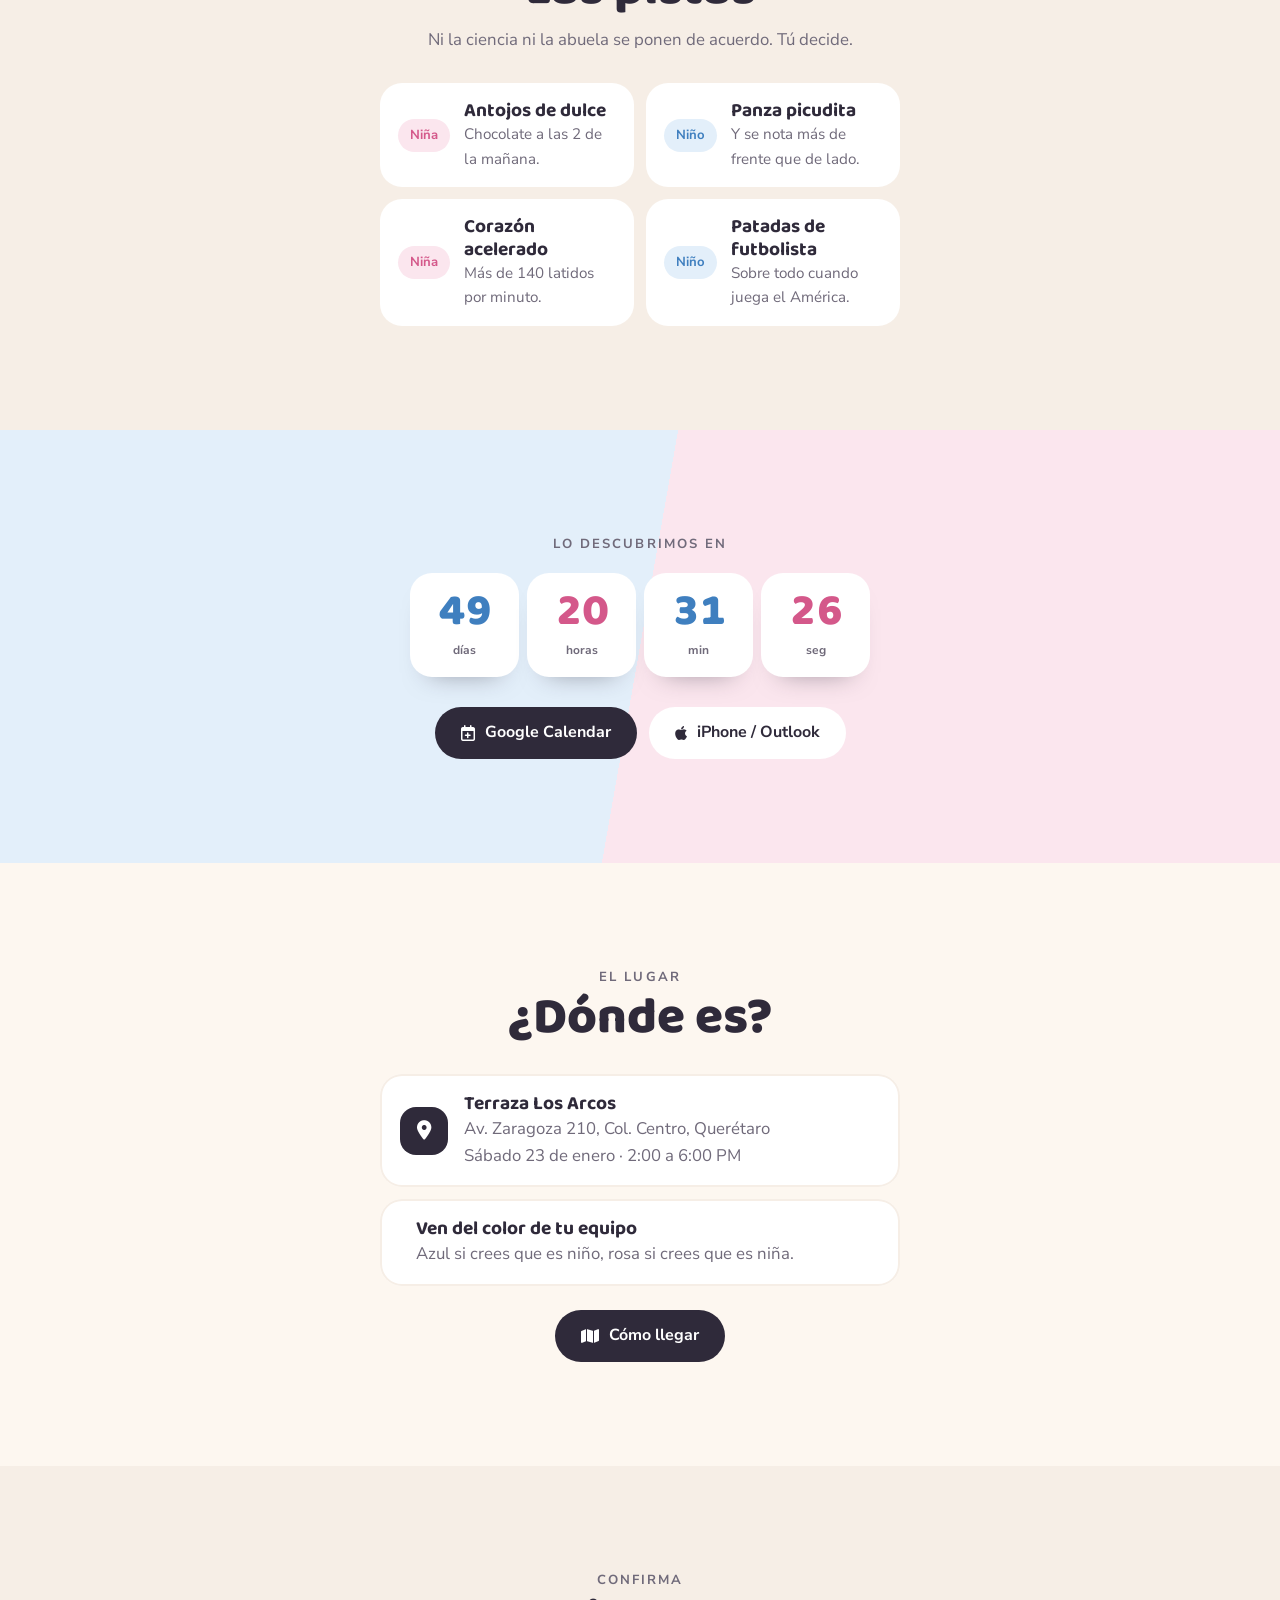
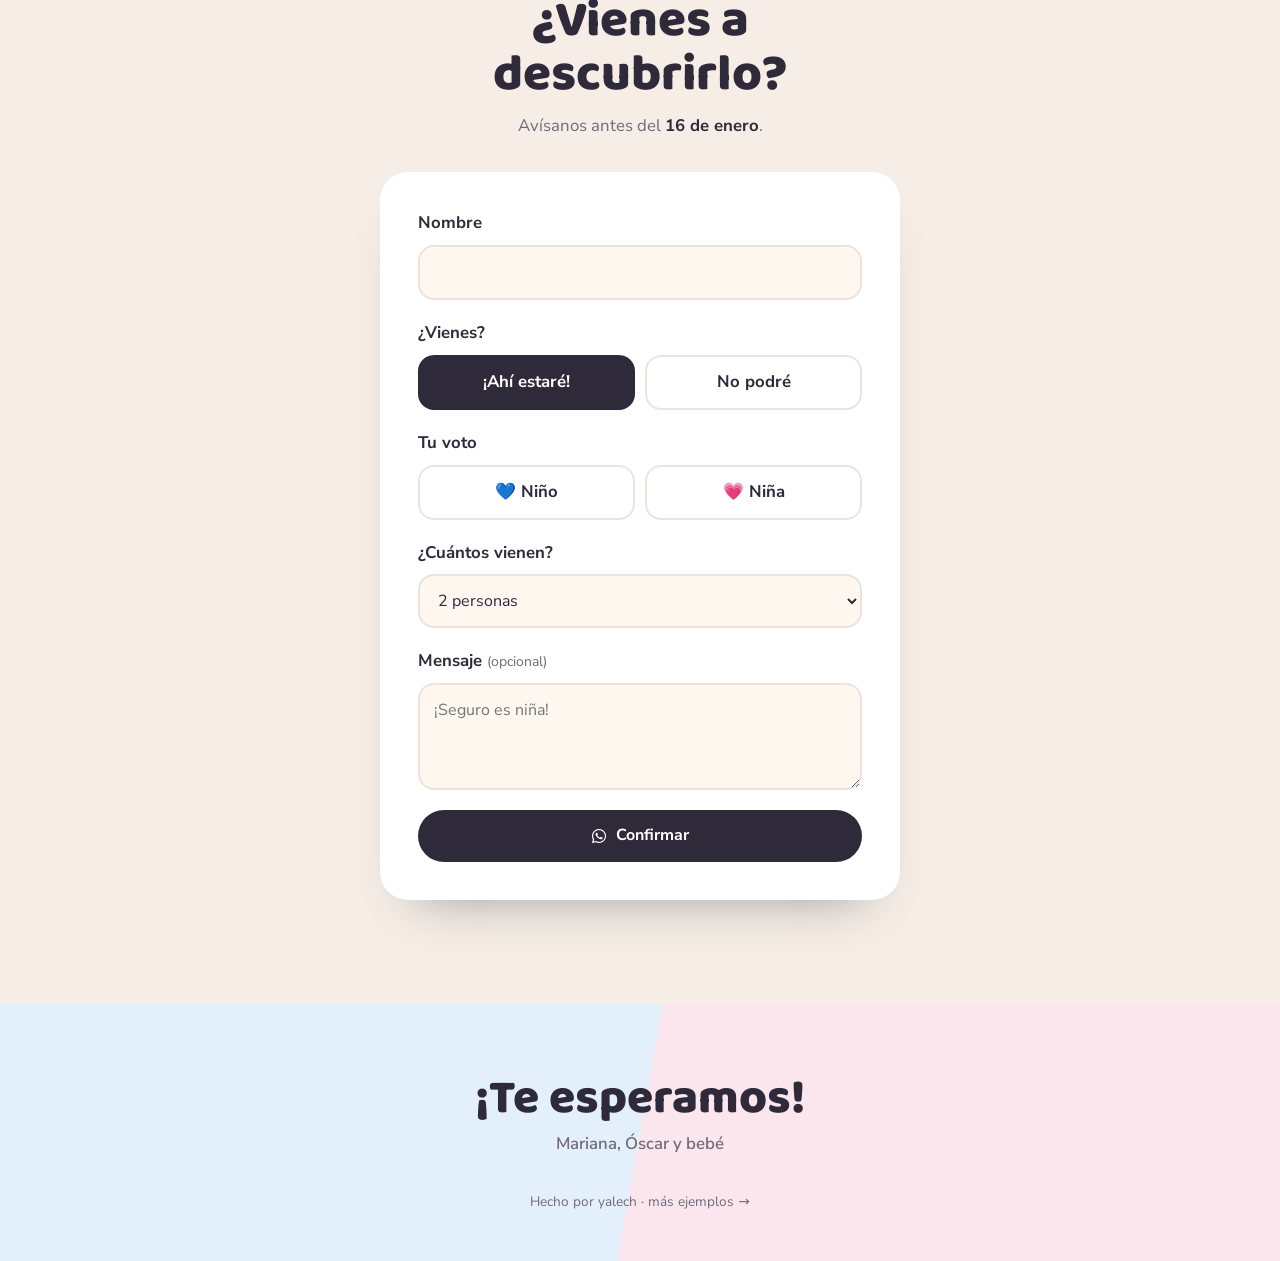
<file: revelacion/index.html>
<!doctype html>
<html lang="es">
<head>
  <meta charset="utf-8" />
  <meta name="viewport" content="width=device-width, initial-scale=1, viewport-fit=cover" />
  <title>¿Niño o niña? · Revelación de Mariana y Óscar</title>
  <meta name="description" content="Sábado 23 de enero de 2027 · 2:00 PM · Querétaro. Ven a descubrir con nosotros si es niño o niña." />
  <meta name="theme-color" content="#fdf7f0" />
  <!-- Vista previa al compartir (WhatsApp, Facebook…). Al publicar, cambia la ruta de la imagen
       por la URL completa, ej. https://tudominio.com/assets/og.jpg -->
  <meta property="og:type" content="website" />
  <meta property="og:title" content="¿Niño o niña? · Revelación de Mariana y Óscar" />
  <meta property="og:description" content="Sábado 23 de enero de 2027 · 2:00 PM · Querétaro. Ven a descubrir con nosotros si es niño o niña." />
  <meta property="og:image" content="assets/og.jpg" />
  <meta property="og:image:width" content="1200" />
  <meta property="og:image:height" content="630" />
  <meta name="twitter:card" content="summary_large_image" />
  <link rel="icon" href="favicon.svg" type="image/svg+xml" />
  <link rel="preload" href="../assets/fuentes/baloo-2-latin-ae196042.woff2" as="font" type="font/woff2" crossorigin />
  <link rel="preload" href="../assets/fuentes/nunito-sans-latin-a4a1d4b8.woff2" as="font" type="font/woff2" crossorigin />
  <link rel="stylesheet" href="../assets/fuentes/baloo2-nunitosans-80495e.css" />
  <link rel="stylesheet" href="../assets/iconos/iconos.css?v=2" />
  <link rel="stylesheet" href="styles.css?v=1" />
  <link rel="stylesheet" href="../assets/muestra.css?v=4" />
</head>
<body class="is-locked">
  <!-- Aviso de ejemplo (ficticio) con regreso y cotizador. Para un cliente real, borra este bloque. -->
  <div class="mu-barra" role="note">
    <span><strong>Ejemplo ficticio</strong><span class="mu-barra-quien"> · hecho por yalech</span></span>
    <a href="../">← Más ejemplos</a>
    <a class="mu-barra-cta" href="../?cotizar=invitacion&amp;ejemplo=Revelaci%C3%B3n+de+g%C3%A9nero">Quiero una así</a>
  </div>
  <!-- Invitación de ejemplo (pareja ficticia). Ilustrada con CSS: no usa fotos.
       Fecha, lugar y WhatsApp están en invitacion.js (la lógica, en ../comun.js).
       Cada invitado recibe su propio enlace: index.html?n=Familia%20López&p=4
       Al abrir, el invitado vota «niño» o «niña»: su pase toma el color de su equipo
       y el voto llega en la confirmación. -->

  <!-- ========== Entrada: vota para abrir ========== -->
  <div class="vote" data-intro role="dialog" aria-modal="true" aria-labelledby="vote-title">
    <p class="vote-kicker">Revelación de género</p>
    <h2 class="vote-title" id="vote-title">¿Niño o niña?</h2>
    <p class="vote-sub">Vota para abrir tu invitación</p>
    <div class="vote-options">
      <button class="vote-btn vote-btn--boy" type="button" data-abrir data-equipo="Niño"><b class="vote-ico" aria-hidden="true">💙</b><span>Niño</span></button>
      <button class="vote-btn vote-btn--girl" type="button" data-abrir data-equipo="Niña"><b class="vote-ico" aria-hidden="true">💗</b><span>Niña</span></button>
    </div>
    <p class="vote-hint">Puedes cambiar tu voto al confirmar 😉</p>
  </div>

  <main>
    <!-- ========== Portada ========== -->
    <section class="hero">
      <span class="globo globo--a" aria-hidden="true"></span>
      <span class="globo globo--b" aria-hidden="true"></span>
      <span class="globo globo--c" aria-hidden="true"></span>
      <span class="globo globo--d" aria-hidden="true"></span>
      <div class="hero-text">
        <p class="kicker">Mariana &amp; Óscar</p>
        <h1 class="title"><span class="t-boy">¿Niño</span> <span class="t-o">o</span> <span class="t-girl">niña?</span></h1>
        <p class="hero-sub">Ven a descubrirlo con nosotros</p>
        <p class="hero-date">Sábado 23 de enero · 2:00 PM</p>
      </div>
    </section>

    <!-- ========== Pase con el equipo ========== -->
    <section class="section">
      <div class="wrap narrow center">
        <p class="intro-text">Ya sabemos que viene en camino… lo que no sabemos es si es niño o niña. ¡Lo descubrimos todos juntos!</p>
        <div class="team" data-team-card>
          <p class="team-top">Pase para</p>
          <p class="team-name" data-invitado>Invitado especial</p>
          <p class="team-seats"><span data-pases>2</span> <span data-pases-txt>lugares</span></p>
          <p class="team-badge"><i class="fa-solid fa-heart"></i> <span data-team-txt>Aún sin equipo</span></p>
        </div>
      </div>
    </section>

    <!-- ========== Pistas ========== -->
    <section class="section section--soft">
      <div class="wrap narrow">
        <div class="center">
          <p class="eyebrow">Según la abuela</p>
          <h2 class="h2">Las pistas</h2>
          <p class="lead">Ni la ciencia ni la abuela se ponen de acuerdo. Tú decide.</p>
        </div>
        <ul class="clues">
          <li><span class="clue-tag clue-tag--girl">Niña</span><strong>Antojos de dulce</strong><span>Chocolate a las 2 de la mañana.</span></li>
          <li><span class="clue-tag clue-tag--boy">Niño</span><strong>Panza picudita</strong><span>Y se nota más de frente que de lado.</span></li>
          <li><span class="clue-tag clue-tag--girl">Niña</span><strong>Corazón acelerado</strong><span>Más de 140 latidos por minuto.</span></li>
          <li><span class="clue-tag clue-tag--boy">Niño</span><strong>Patadas de futbolista</strong><span>Sobre todo cuando juega el América.</span></li>
        </ul>
      </div>
    </section>

    <!-- ========== Cuenta regresiva ========== -->
    <section class="section section--split">
      <div class="wrap center">
        <p class="eyebrow" data-clock-label>Lo descubrimos en</p>
        <div class="clock" data-clock>
          <div><strong data-u="d">000</strong><small>días</small></div>
          <div><strong data-u="h">00</strong><small>horas</small></div>
          <div><strong data-u="m">00</strong><small>min</small></div>
          <div><strong data-u="s">00</strong><small>seg</small></div>
        </div>
        <p class="clock-done" hidden>¡Hoy lo descubrimos! 💙💗</p>
        <div class="cal-actions">
          <a class="btn btn--ink" data-gcal target="_blank" rel="noopener"><i class="fa-regular fa-calendar-plus"></i> Google Calendar</a>
          <button class="btn btn--white" type="button" data-ics><i class="fa-brands fa-apple"></i> iPhone / Outlook</button>
        </div>
      </div>
    </section>

    <!-- ========== Dónde y qué ponerte ========== -->
    <section class="section">
      <div class="wrap narrow center">
        <p class="eyebrow">El lugar</p>
        <h2 class="h2">¿Dónde es?</h2>
        <div class="where">
          <i class="fa-solid fa-location-dot"></i>
          <div>
            <strong>Terraza Los Arcos</strong>
            <span>Av. Zaragoza 210, Col. Centro, Querétaro</span>
            <span>Sábado 23 de enero · 2:00 a 6:00 PM</span>
          </div>
        </div>
        <div class="dress">
          <span class="dress-dots" aria-hidden="true"><b></b><b></b></span>
          <div><strong>Ven del color de tu equipo</strong><span>Azul si crees que es niño, rosa si crees que es niña.</span></div>
        </div>
        <a class="btn btn--ink" href="https://maps.google.com/?q=Centro+Queretaro" target="_blank" rel="noopener"><i class="fa-solid fa-map"></i> Cómo llegar</a>
      </div>
    </section>

    <!-- ========== Confirmación ========== -->
    <section class="section section--soft" id="confirmar">
      <div class="wrap narrow">
        <div class="center">
          <p class="eyebrow">Confirma</p>
          <h2 class="h2">¿Vienes a descubrirlo?</h2>
          <p class="lead">Avísanos antes del <strong>16 de enero</strong>.</p>
        </div>
        <form class="rsvp" id="rsvp-form" novalidate>
          <label class="field">
            <span>Nombre</span>
            <input name="nombre" required maxlength="80" autocomplete="name" />
          </label>
          <fieldset class="field">
            <legend>¿Vienes?</legend>
            <div class="choice">
              <label><input type="radio" name="asiste" value="si" checked /><span>¡Ahí estaré!</span></label>
              <label><input type="radio" name="asiste" value="no" /><span>No podré</span></label>
            </div>
          </fieldset>
          <fieldset class="field">
            <legend>Tu voto</legend>
            <div class="choice choice--team">
              <label><input type="radio" name="comida" value="Niño" /><span>💙 Niño</span></label>
              <label><input type="radio" name="comida" value="Niña" /><span>💗 Niña</span></label>
            </div>
          </fieldset>
          <label class="field" data-solo-si>
            <span>¿Cuántos vienen?</span>
            <select name="lugares"></select>
          </label>
          <label class="field">
            <span>Mensaje <small>(opcional)</small></span>
            <textarea name="mensaje" rows="3" maxlength="400" placeholder="¡Seguro es niña!"></textarea>
          </label>
          <p class="form-error" hidden></p>
          <button class="btn btn--ink" type="submit"><i class="fa-brands fa-whatsapp"></i> Confirmar</button>
          <p class="form-ok" hidden>¡Gracias! Se abrió WhatsApp con tu confirmación; solo falta enviarla.</p>
        </form>
      </div>
    </section>
  </main>

  <footer class="footer">
    <p class="footer-title">¡Te esperamos!</p>
    <p>Mariana, Óscar y bebé</p>
    <a class="credit" href="../">Hecho por yalech · más ejemplos →</a>
  </footer>

  <script src="../assets/motion.js"></script>
  <script src="invitacion.js?v=1"></script>
  <script src="../comun.js?v=2"></script>
  <!-- Modo muestra (ejemplo ficticio). Para un cliente real, borra la siguiente línea. -->
  <script src="../assets/muestra.js?v=4" data-servicio="invitacion" data-ejemplo="Revelación de género" data-para="Mariana y Óscar"></script>
  <script src="../assets/errores.js?v=1"></script>
</body>
</html>
</file>
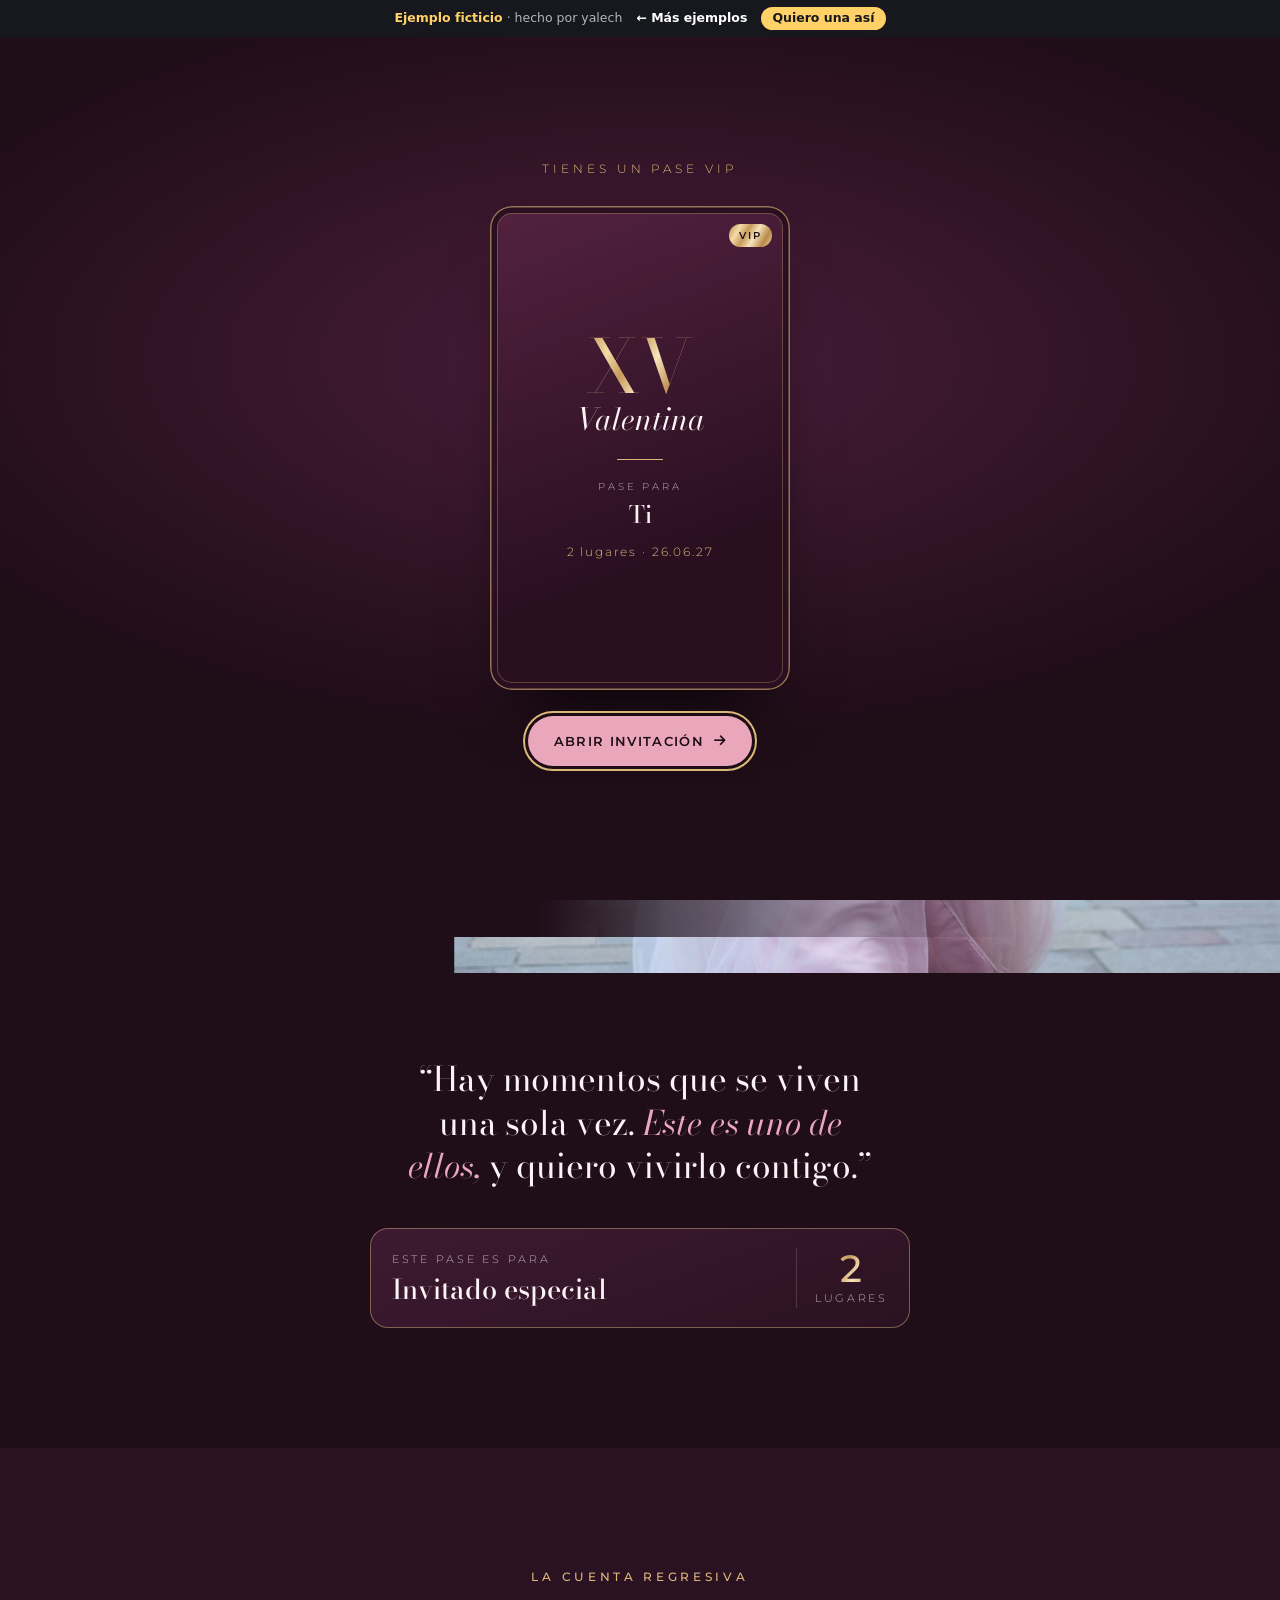
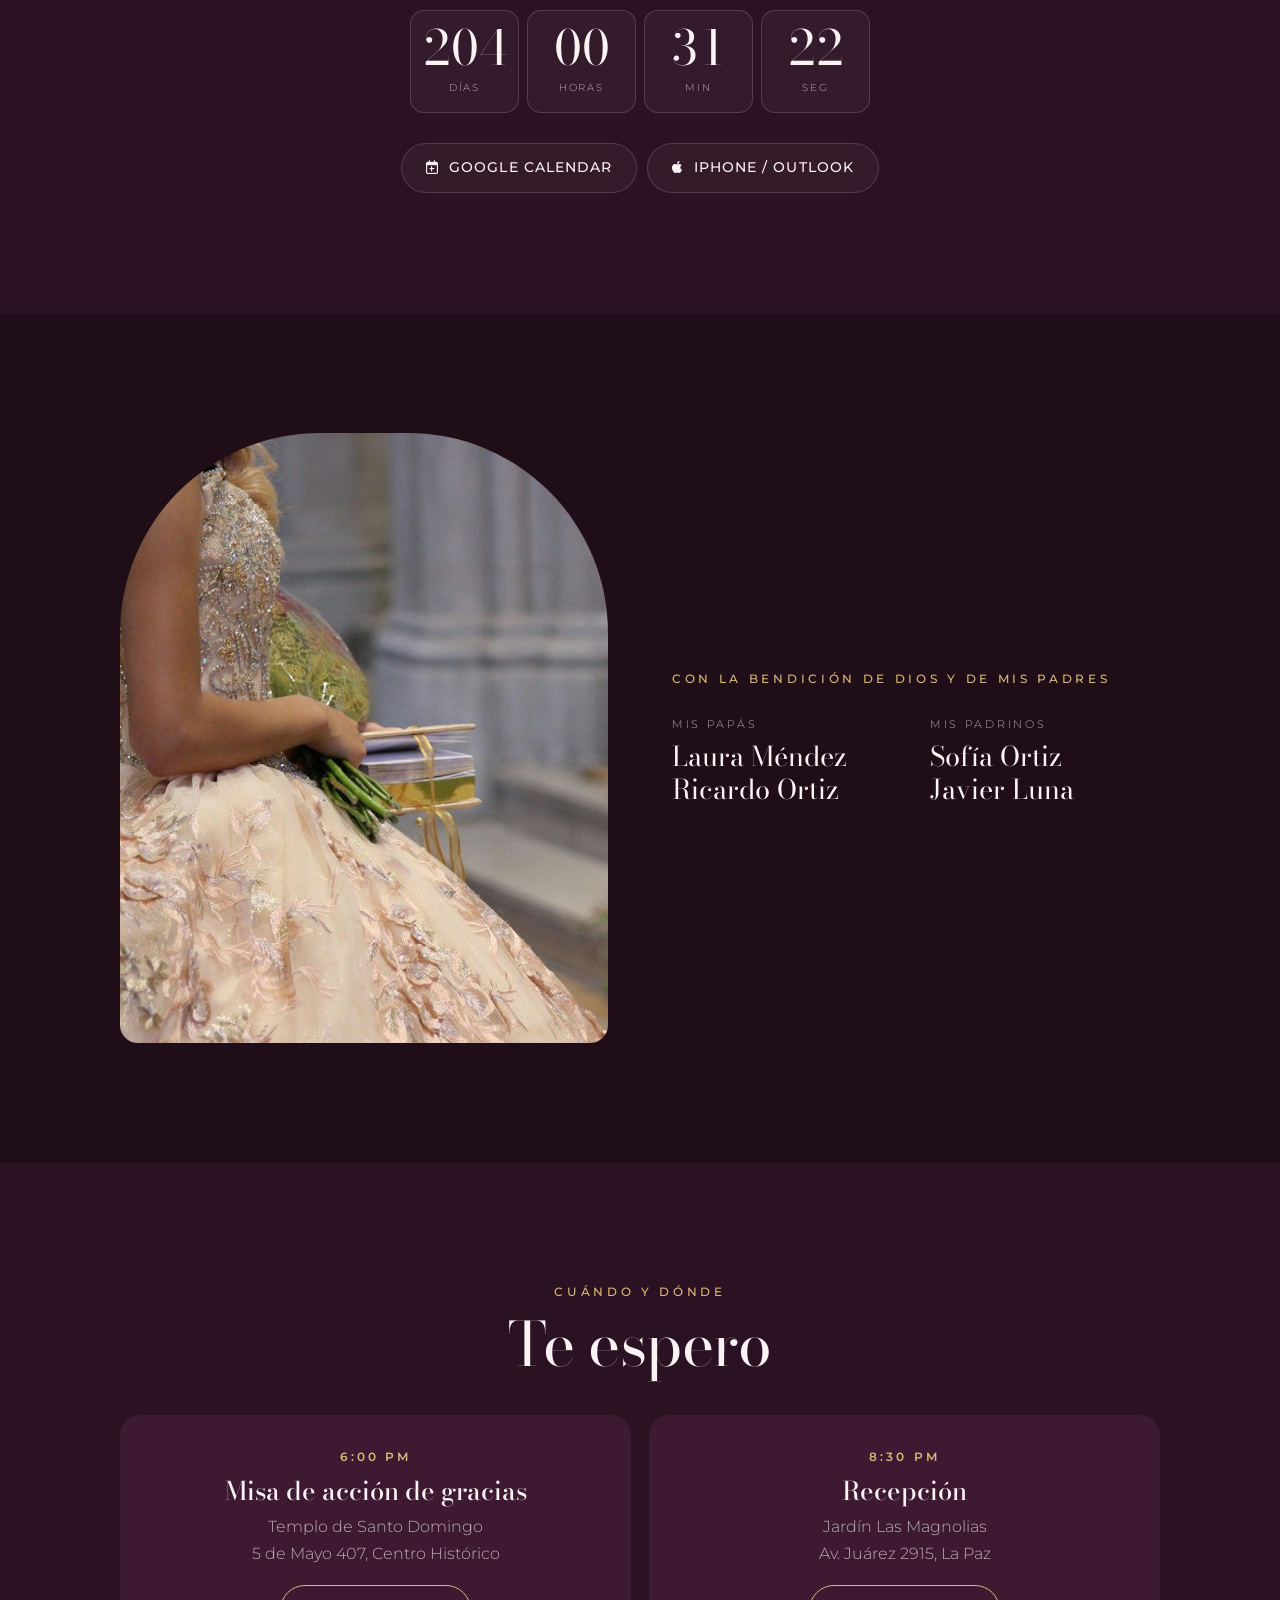
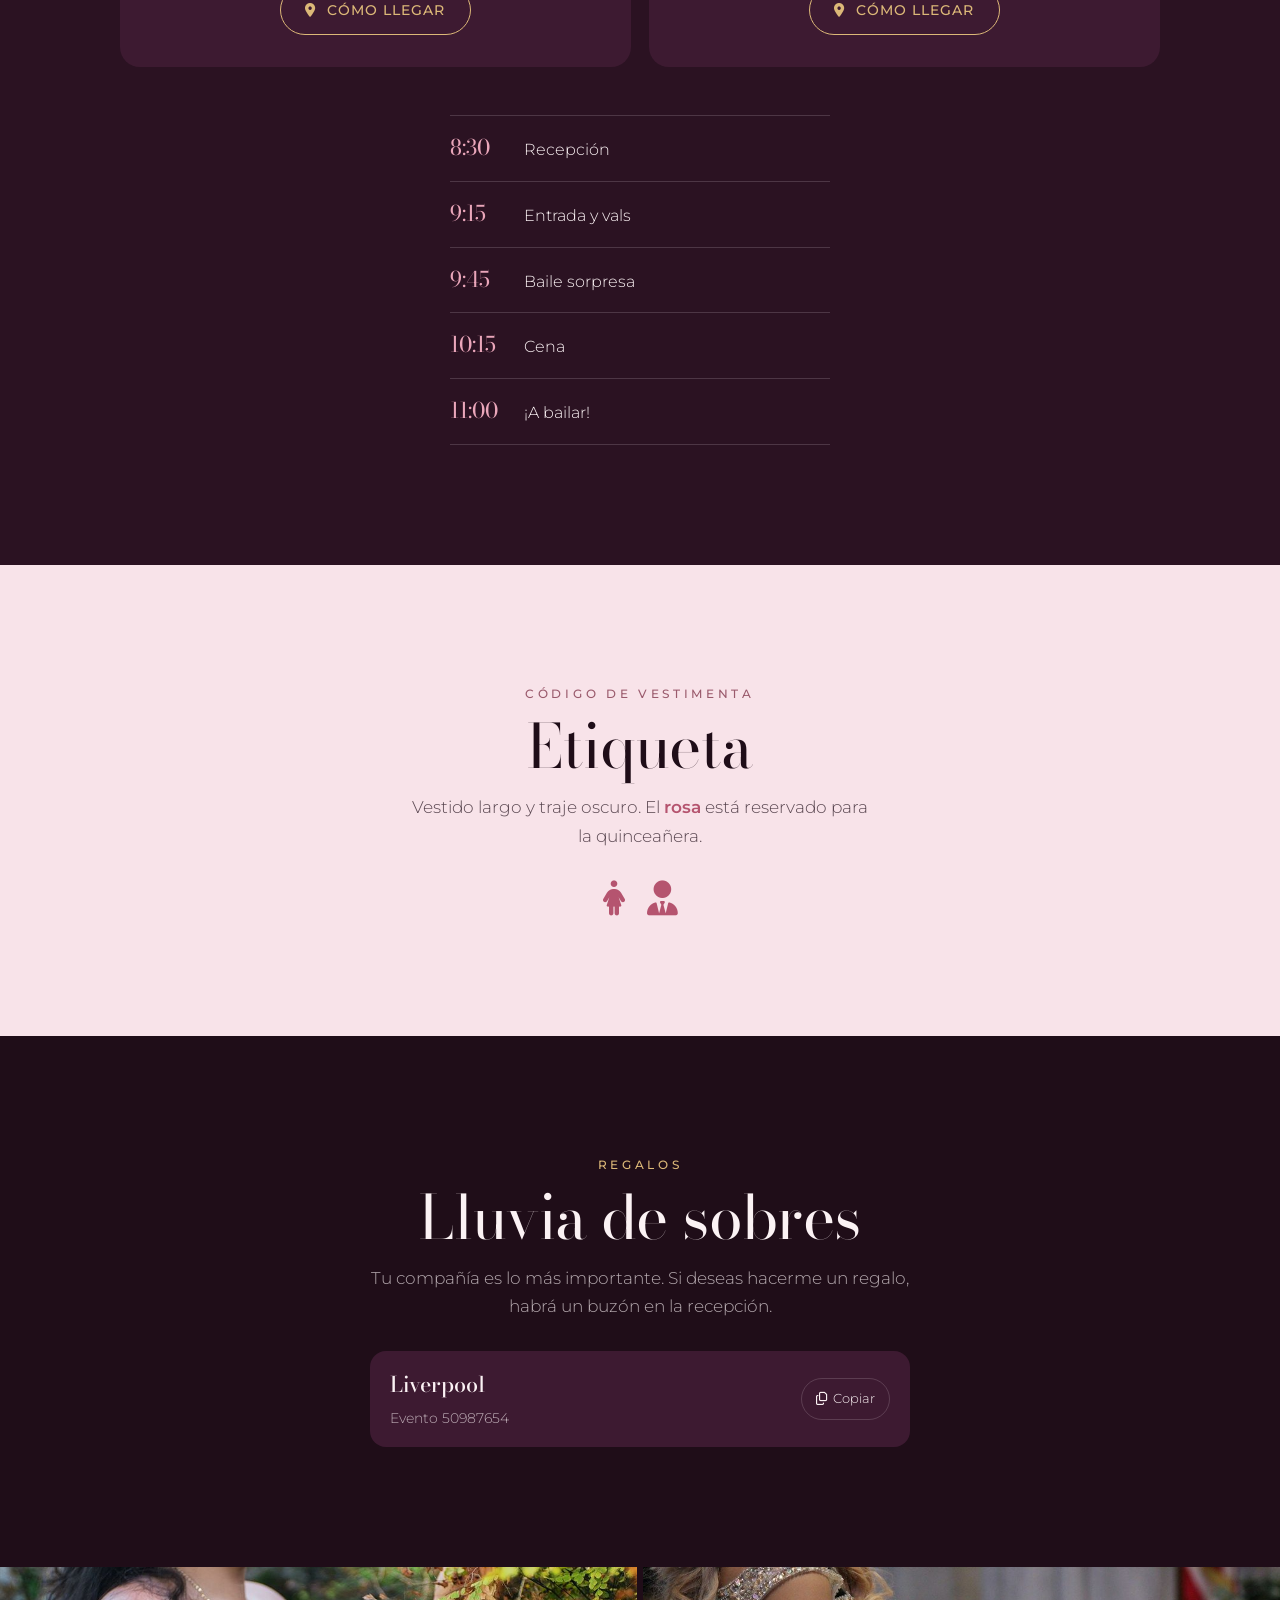
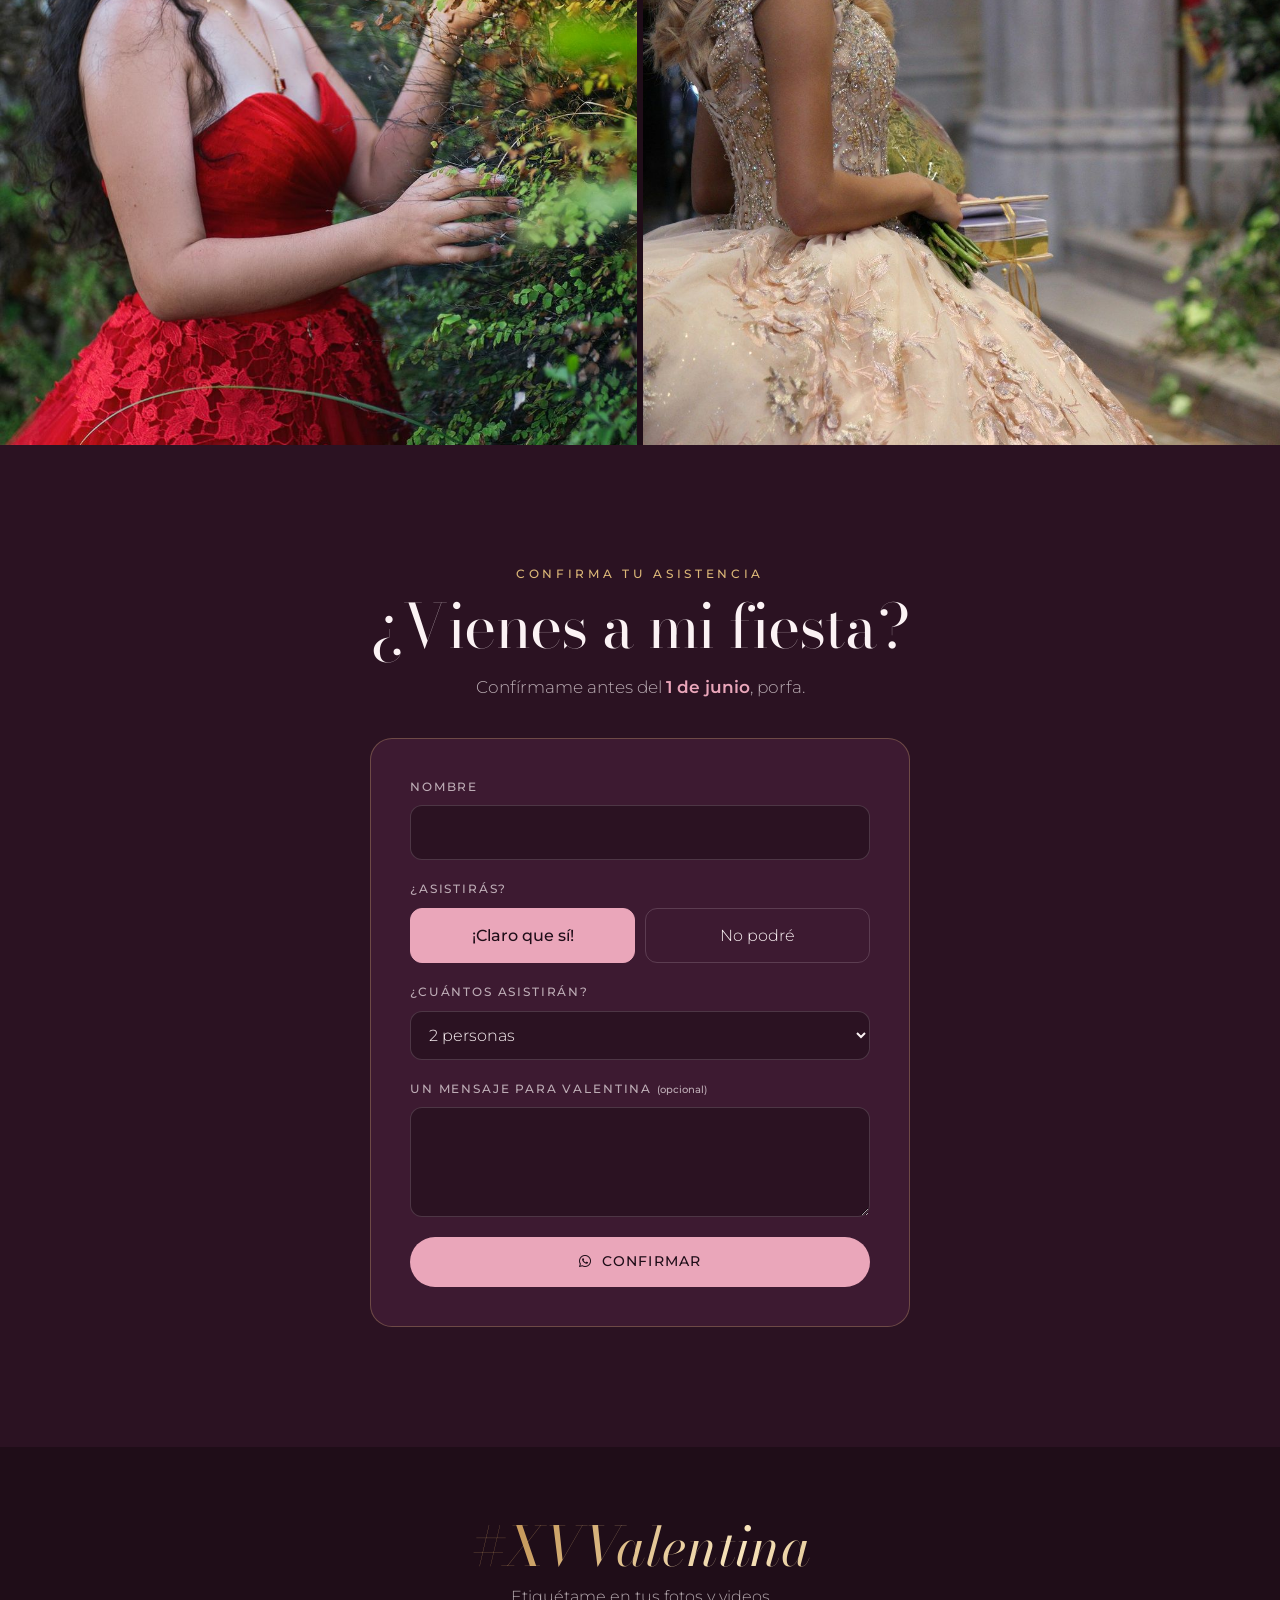
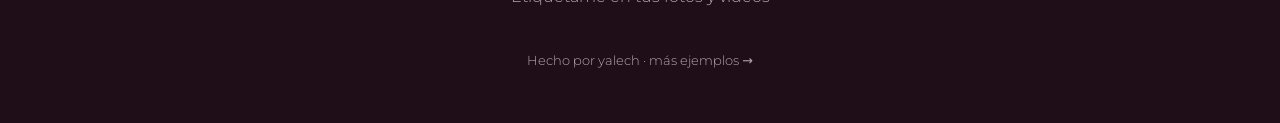
<file: xv/index.html>
<!doctype html>
<html lang="es">
<head>
  <meta charset="utf-8" />
  <meta name="viewport" content="width=device-width, initial-scale=1, viewport-fit=cover" />
  <title>Mis XV años · Valentina</title>
  <meta name="description" content="Sábado 26 de junio de 2027 · Puebla. Acompáñame a celebrar mis XV años." />
  <meta name="theme-color" content="#1f0d18" />
  <!-- Vista previa al compartir (WhatsApp, Facebook…). Al publicar, cambia la ruta de la imagen
       por la URL completa, ej. https://tudominio.com/assets/og.jpg -->
  <meta property="og:type" content="website" />
  <meta property="og:title" content="Mis XV años · Valentina" />
  <meta property="og:description" content="Sábado 26 de junio de 2027 · Puebla. Acompáñame a celebrar mis XV años." />
  <meta property="og:image" content="assets/og.jpg" />
  <meta property="og:image:width" content="1200" />
  <meta property="og:image:height" content="630" />
  <meta name="twitter:card" content="summary_large_image" />
  <link rel="icon" href="favicon.svg" type="image/svg+xml" />
  <link rel="preload" href="../assets/fuentes/bodoni-moda-latin-9fb444ee.woff2" as="font" type="font/woff2" crossorigin />
  <link rel="preload" href="../assets/fuentes/bodoni-moda-latin-00411212.woff2" as="font" type="font/woff2" crossorigin />
  <link rel="preload" href="../assets/fuentes/montserrat-latin-a5ec5492.woff2" as="font" type="font/woff2" crossorigin />
  <link rel="stylesheet" href="../assets/fuentes/bodonimoda-montserrat-38ff14.css" />
  <link rel="stylesheet" href="../assets/iconos/iconos.css?v=2" />
  <link rel="stylesheet" href="styles.css?v=1" />
  <link rel="stylesheet" href="../assets/muestra.css?v=4" />
</head>
<body class="is-locked">
  <!-- Aviso de ejemplo (ficticio) con regreso y cotizador. Para un cliente real, borra este bloque. -->
  <div class="mu-barra" role="note">
    <span><strong>Ejemplo ficticio</strong><span class="mu-barra-quien"> · hecho por yalech</span></span>
    <a href="../">← Más ejemplos</a>
    <a class="mu-barra-cta" href="../?cotizar=invitacion&amp;ejemplo=XV+a%C3%B1os">Quiero una así</a>
  </div>
  <!-- Invitación de ejemplo (quinceañera ficticia). Fotos de Unsplash, uso libre.
       Fecha, lugares y WhatsApp están en invitacion.js (la lógica, en ../comun.js).
       Cada invitado recibe su propio enlace: index.html?n=Familia%20López&p=4 -->

  <!-- ========== Entrada: pase VIP que gira ========== -->
  <div class="vip-screen" data-intro role="dialog" aria-modal="true" aria-labelledby="vip-title">
    <div class="sparkles" aria-hidden="true"><i></i><i></i><i></i><i></i><i></i><i></i><i></i><i></i></div>
    <p class="vip-kicker" id="vip-title">Tienes un pase VIP</p>
    <div class="vip" data-abrir aria-hidden="true">
      <div class="vip-face vip-front">
        <span class="vip-tag">VIP</span>
        <span class="vip-xv">XV</span>
        <span class="vip-name">Valentina</span>
        <span class="vip-line"></span>
        <small>Pase para</small>
        <strong data-invitado>Ti</strong>
        <span class="vip-meta"><span data-pases>2</span> <span data-pases-txt>lugares</span> · 26.06.27</span>
      </div>
      <div class="vip-face vip-back">
        <span class="vip-xv">XV</span>
        <span class="vip-name">¡Bienvenidos!</span>
      </div>
    </div>
    <button class="vip-btn" type="button" data-abrir>Abrir invitación <i class="fa-solid fa-arrow-right"></i></button>
  </div>

  <main>
    <!-- ========== Portada ========== -->
    <section class="hero">
      <img class="hero-img" src="assets/hero.jpg" alt="Valentina con vestido rosa y tiara" />
      <div class="hero-text">
        <p class="kicker">Mis XV años</p>
        <h1 class="name">Valentina</h1>
        <p class="hero-date"><span>Sábado</span> 26 · junio · 2027 <span>Puebla, Pue.</span></p>
      </div>
    </section>

    <!-- ========== Frase y pase ========== -->
    <section class="section">
      <div class="wrap narrow center">
        <p class="quote">“Hay momentos que se viven una sola vez. <em>Este es uno de ellos,</em> y quiero vivirlo contigo.”</p>
        <div class="pass">
          <div>
            <small>Este pase es para</small>
            <strong data-invitado>Invitado especial</strong>
          </div>
          <div class="pass-num"><strong data-pases>2</strong><small data-pases-txt>lugares</small></div>
        </div>
      </div>
    </section>

    <!-- ========== Cuenta regresiva ========== -->
    <section class="section section--deep">
      <div class="wrap center">
        <p class="eyebrow" data-clock-label>La cuenta regresiva</p>
        <div class="clock" data-clock>
          <div><strong data-u="d">000</strong><small>días</small></div>
          <div><strong data-u="h">00</strong><small>horas</small></div>
          <div><strong data-u="m">00</strong><small>min</small></div>
          <div><strong data-u="s">00</strong><small>seg</small></div>
        </div>
        <p class="clock-done" hidden>¡Hoy es el gran día!</p>
        <div class="cal-actions">
          <a class="btn btn--ghost" data-gcal target="_blank" rel="noopener"><i class="fa-regular fa-calendar-plus"></i> Google Calendar</a>
          <button class="btn btn--ghost" type="button" data-ics><i class="fa-brands fa-apple"></i> iPhone / Outlook</button>
        </div>
      </div>
    </section>

    <!-- ========== Familia ========== -->
    <section class="section">
      <div class="wrap family">
        <img class="family-img" src="assets/vestido.jpg" alt="Detalle del vestido dorado y el ramo" loading="lazy" />
        <div>
          <p class="eyebrow">Con la bendición de Dios y de mis padres</p>
          <ul class="people">
            <li><small>Mis papás</small><strong>Laura Méndez</strong><strong>Ricardo Ortiz</strong></li>
            <li><small>Mis padrinos</small><strong>Sofía Ortiz</strong><strong>Javier Luna</strong></li>
          </ul>
        </div>
      </div>
    </section>

    <!-- ========== Cuándo y dónde ========== -->
    <section class="section section--deep">
      <div class="wrap">
        <div class="center">
          <p class="eyebrow">Cuándo y dónde</p>
          <h2 class="h2">Te espero</h2>
        </div>
        <div class="places">
          <article class="place">
            <span class="place-time">6:00 PM</span>
            <h3 class="h3">Misa de acción de gracias</h3>
            <p>Templo de Santo Domingo<br />5 de Mayo 407, Centro Histórico</p>
            <a class="btn btn--line" href="https://maps.google.com/?q=Templo+de+Santo+Domingo+Puebla" target="_blank" rel="noopener"><i class="fa-solid fa-location-dot"></i> Cómo llegar</a>
          </article>
          <article class="place">
            <span class="place-time">8:30 PM</span>
            <h3 class="h3">Recepción</h3>
            <p>Jardín Las Magnolias<br />Av. Juárez 2915, La Paz</p>
            <a class="btn btn--line" href="https://maps.google.com/?q=Avenida+Juarez+La+Paz+Puebla" target="_blank" rel="noopener"><i class="fa-solid fa-location-dot"></i> Cómo llegar</a>
          </article>
        </div>
        <ol class="program">
          <li><time>8:30</time>Recepción</li>
          <li><time>9:15</time>Entrada y vals</li>
          <li><time>9:45</time>Baile sorpresa</li>
          <li><time>10:15</time>Cena</li>
          <li><time>11:00</time>¡A bailar!</li>
        </ol>
      </div>
    </section>

    <!-- ========== Vestimenta ========== -->
    <section class="section section--blush">
      <div class="wrap narrow center">
        <p class="eyebrow">Código de vestimenta</p>
        <h2 class="h2">Etiqueta</h2>
        <p class="lead">Vestido largo y traje oscuro. El <strong>rosa</strong> está reservado para la quinceañera.</p>
        <div class="dress-icons" aria-hidden="true"><i class="fa-solid fa-person-dress"></i><i class="fa-solid fa-user-tie"></i></div>
      </div>
    </section>

    <!-- ========== Regalos ========== -->
    <section class="section">
      <div class="wrap narrow center">
        <p class="eyebrow">Regalos</p>
        <h2 class="h2">Lluvia de sobres</h2>
        <p class="lead">Tu compañía es lo más importante. Si deseas hacerme un regalo, habrá un buzón en la recepción.</p>
        <div class="gift">
          <div><strong>Liverpool</strong><small>Evento 50987654</small></div>
          <button class="copy" type="button" data-copy="50987654"><i class="fa-regular fa-copy"></i> Copiar</button>
        </div>
      </div>
    </section>

    <!-- ========== Galería ========== -->
    <section class="gallery" aria-label="Fotos">
      <img src="assets/jardin.jpg" alt="Valentina en el jardín" loading="lazy" />
      <img src="assets/vestido.jpg" alt="Detalle del vestido" loading="lazy" />
    </section>

    <!-- ========== Confirmación ========== -->
    <section class="section section--deep" id="confirmar">
      <div class="wrap narrow">
        <div class="center">
          <p class="eyebrow">Confirma tu asistencia</p>
          <h2 class="h2">¿Vienes a mi fiesta?</h2>
          <p class="lead">Confírmame antes del <strong>1 de junio</strong>, porfa.</p>
        </div>
        <form class="rsvp" id="rsvp-form" novalidate>
          <label class="field">
            <span>Nombre</span>
            <input name="nombre" required maxlength="80" autocomplete="name" />
          </label>
          <fieldset class="field">
            <legend>¿Asistirás?</legend>
            <div class="choice">
              <label><input type="radio" name="asiste" value="si" checked /><span>¡Claro que sí!</span></label>
              <label><input type="radio" name="asiste" value="no" /><span>No podré</span></label>
            </div>
          </fieldset>
          <label class="field" data-solo-si>
            <span>¿Cuántos asistirán?</span>
            <select name="lugares"></select>
          </label>
          <label class="field">
            <span>Un mensaje para Valentina <small>(opcional)</small></span>
            <textarea name="mensaje" rows="3" maxlength="400"></textarea>
          </label>
          <p class="form-error" hidden></p>
          <button class="btn btn--rose" type="submit"><i class="fa-brands fa-whatsapp"></i> Confirmar</button>
          <p class="form-ok" hidden>¡Gracias! Se abrió WhatsApp con tu confirmación; solo falta enviarla.</p>
        </form>
      </div>
    </section>
  </main>

  <footer class="footer">
    <p class="hashtag">#XVValentina</p>
    <p>Etiquétame en tus fotos y videos</p>
    <a class="credit" href="../">Hecho por yalech · más ejemplos →</a>
  </footer>

  <script src="../assets/motion.js"></script>
  <script src="invitacion.js?v=1"></script>
  <script src="../comun.js?v=1"></script>
  <!-- Modo muestra (ejemplo ficticio). Para un cliente real, borra la siguiente línea. -->
  <script src="../assets/muestra.js?v=4" data-servicio="invitacion" data-ejemplo="XV años" data-para="Valentina"></script>
  <script src="../assets/errores.js?v=1"></script>
</body>
</html>
</file>
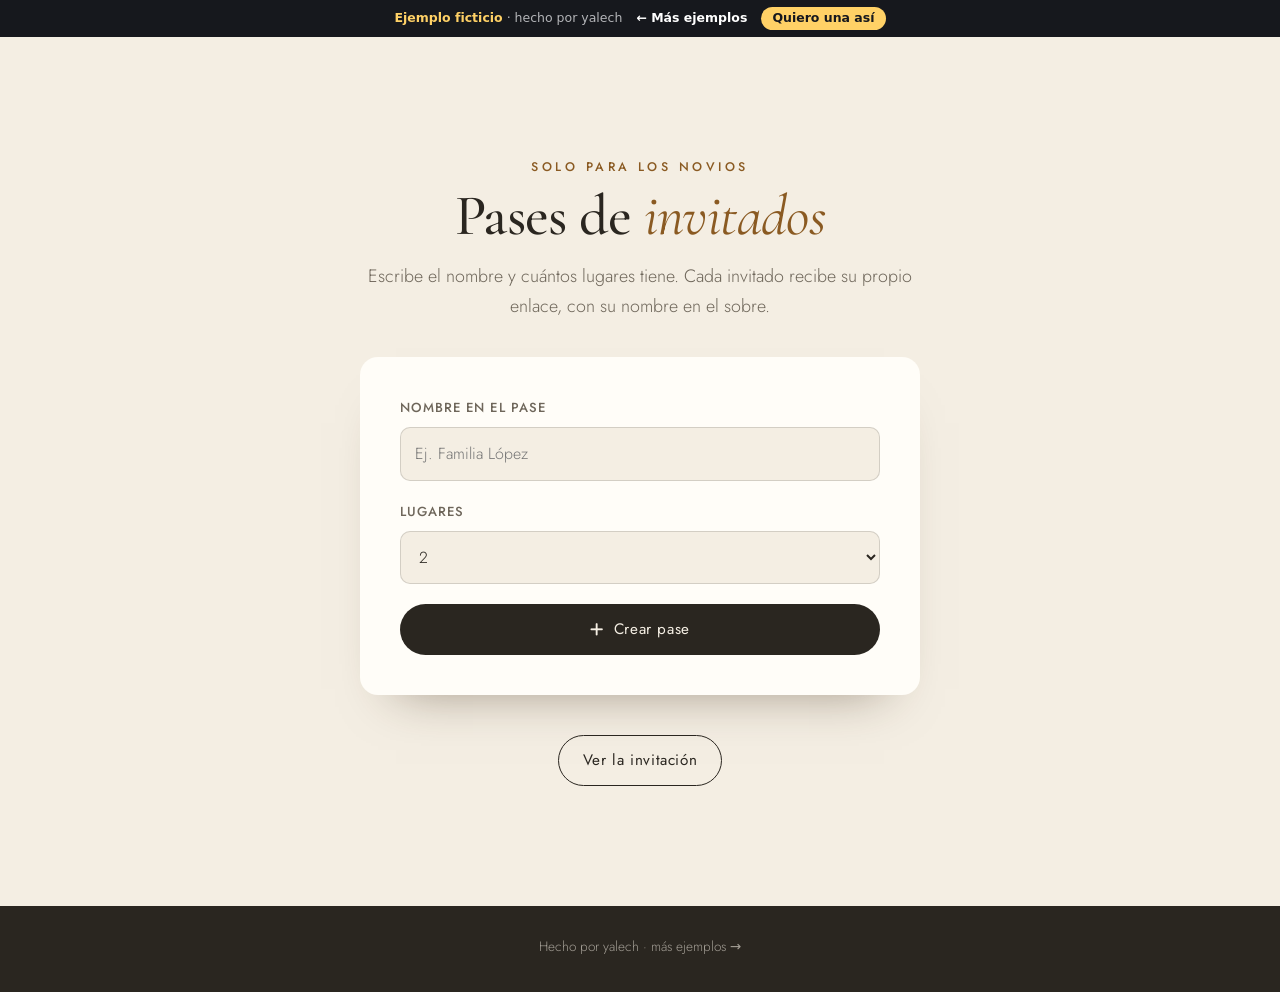
<file: boda/pases.html>
<!doctype html>
<html lang="es">
<head>
  <meta charset="utf-8" />
  <meta name="viewport" content="width=device-width, initial-scale=1, viewport-fit=cover" />
  <title>Pases de invitados · Mariana & Diego</title>
  <meta name="robots" content="noindex" />
  <meta name="theme-color" content="#f4eee3" />
  <link rel="icon" href="favicon.svg" type="image/svg+xml" />
  <link rel="preload" href="../assets/fuentes/cormorant-garamond-latin-52ea38a7.woff2" as="font" type="font/woff2" crossorigin />
  <link rel="preload" href="../assets/fuentes/cormorant-garamond-latin-74db058f.woff2" as="font" type="font/woff2" crossorigin />
  <link rel="preload" href="../assets/fuentes/jost-latin-d3fc5b41.woff2" as="font" type="font/woff2" crossorigin />
  <link rel="stylesheet" href="../assets/fuentes/cormorantgaramond-jost-652c76.css" />
  <link rel="stylesheet" href="../assets/iconos/iconos.css?v=2" />
  <link rel="stylesheet" href="styles.css?v=2" />
  <link rel="stylesheet" href="../assets/muestra.css?v=4" />
</head>
<body>
  <!-- Aviso de ejemplo (ficticio) con regreso y cotizador. Para un cliente real, borra este bloque. -->
  <div class="mu-barra" role="note">
    <span><strong>Ejemplo ficticio</strong><span class="mu-barra-quien"> · hecho por yalech</span></span>
    <a href="../">← Más ejemplos</a>
    <a class="mu-barra-cta" href="../?cotizar=invitacion&amp;ejemplo=Boda">Quiero una así</a>
  </div>
  <!-- Página para los novios (no se enlaza desde la invitación). Crea el enlace personal de cada
       invitado y lo manda por WhatsApp. La lista se guarda solo en este navegador. -->
  <main class="section">
    <div class="wrap narrow">
      <div class="center">
        <p class="eyebrow">Solo para los novios</p>
        <h1 class="h2">Pases de <em>invitados</em></h1>
        <p class="lead">Escribe el nombre y cuántos lugares tiene. Cada invitado recibe su propio enlace, con su nombre en el sobre.</p>
      </div>

      <form class="rsvp" id="pase-form" novalidate>
        <label class="field">
          <span>Nombre en el pase</span>
          <input name="nombre" required maxlength="60" placeholder="Ej. Familia López" autocomplete="off" />
        </label>
        <label class="field">
          <span>Lugares</span>
          <select name="lugares"></select>
        </label>
        <p class="form-error" hidden></p>
        <button class="btn btn--gold" type="submit"><i class="fa-solid fa-plus"></i> Crear pase</button>
      </form>

      <div class="passes-head" hidden>
        <h2 class="h3">Pases creados</h2>
        <span data-total></span>
      </div>
      <ul class="passes" data-lista></ul>

      <p class="center" style="margin-top: 40px"><a class="btn btn--line" href="./">Ver la invitación</a></p>
    </div>
  </main>

  <footer class="footer footer--min">
    <a class="credit" href="../">Hecho por yalech · más ejemplos →</a>
  </footer>

  <script src="pases.js?v=1"></script>
  <!-- Modo muestra (ejemplo ficticio). Para un cliente real, borra la siguiente línea. -->
  <script src="../assets/muestra.js?v=4" data-servicio="invitacion" data-ejemplo="Boda" data-para="Mariana &amp; Diego"></script>
  <script src="../assets/errores.js?v=1"></script>
</body>
</html>
</file>
<file: assets/fuentes/schibstedgrotesk-2d2a8c.css>
/* Tipografías de Google Fonts (licencia SIL OFL), servidas desde este sitio.
 * Origen: https://fonts.googleapis.com/css2?family=Schibsted+Grotesk:wght@400;500;600;700&display=swap
 * Solo los juegos latin y latin-ext. Se genera con fuentes.py; no editar a mano. */
@font-face {
  font-family: 'Schibsted Grotesk';
  font-style: normal;
  font-weight: 400;
  font-display: swap;
  src: url(schibsted-grotesk-latin-ext-0b648569.woff2) format('woff2');
  unicode-range: U+0100-02BA, U+02BD-02C5, U+02C7-02CC, U+02CE-02D7, U+02DD-02FF, U+0304, U+0308, U+0329, U+1D00-1DBF, U+1E00-1E9F, U+1EF2-1EFF, U+2020, U+20A0-20AB, U+20AD-20C4, U+2113, U+2C60-2C7F, U+A720-A7FF;
}
@font-face {
  font-family: 'Schibsted Grotesk';
  font-style: normal;
  font-weight: 400;
  font-display: swap;
  src: url(schibsted-grotesk-latin-abd60509.woff2) format('woff2');
  unicode-range: U+0000-00FF, U+0131, U+0152-0153, U+02BB-02BC, U+02C6, U+02DA, U+02DC, U+0304, U+0308, U+0329, U+2000-206F, U+20AC, U+2122, U+2191, U+2193, U+2212, U+2215, U+FEFF, U+FFFD;
}
@font-face {
  font-family: 'Schibsted Grotesk';
  font-style: normal;
  font-weight: 500;
  font-display: swap;
  src: url(schibsted-grotesk-latin-ext-0b648569.woff2) format('woff2');
  unicode-range: U+0100-02BA, U+02BD-02C5, U+02C7-02CC, U+02CE-02D7, U+02DD-02FF, U+0304, U+0308, U+0329, U+1D00-1DBF, U+1E00-1E9F, U+1EF2-1EFF, U+2020, U+20A0-20AB, U+20AD-20C4, U+2113, U+2C60-2C7F, U+A720-A7FF;
}
@font-face {
  font-family: 'Schibsted Grotesk';
  font-style: normal;
  font-weight: 500;
  font-display: swap;
  src: url(schibsted-grotesk-latin-abd60509.woff2) format('woff2');
  unicode-range: U+0000-00FF, U+0131, U+0152-0153, U+02BB-02BC, U+02C6, U+02DA, U+02DC, U+0304, U+0308, U+0329, U+2000-206F, U+20AC, U+2122, U+2191, U+2193, U+2212, U+2215, U+FEFF, U+FFFD;
}
@font-face {
  font-family: 'Schibsted Grotesk';
  font-style: normal;
  font-weight: 600;
  font-display: swap;
  src: url(schibsted-grotesk-latin-ext-0b648569.woff2) format('woff2');
  unicode-range: U+0100-02BA, U+02BD-02C5, U+02C7-02CC, U+02CE-02D7, U+02DD-02FF, U+0304, U+0308, U+0329, U+1D00-1DBF, U+1E00-1E9F, U+1EF2-1EFF, U+2020, U+20A0-20AB, U+20AD-20C4, U+2113, U+2C60-2C7F, U+A720-A7FF;
}
@font-face {
  font-family: 'Schibsted Grotesk';
  font-style: normal;
  font-weight: 600;
  font-display: swap;
  src: url(schibsted-grotesk-latin-abd60509.woff2) format('woff2');
  unicode-range: U+0000-00FF, U+0131, U+0152-0153, U+02BB-02BC, U+02C6, U+02DA, U+02DC, U+0304, U+0308, U+0329, U+2000-206F, U+20AC, U+2122, U+2191, U+2193, U+2212, U+2215, U+FEFF, U+FFFD;
}
@font-face {
  font-family: 'Schibsted Grotesk';
  font-style: normal;
  font-weight: 700;
  font-display: swap;
  src: url(schibsted-grotesk-latin-ext-0b648569.woff2) format('woff2');
  unicode-range: U+0100-02BA, U+02BD-02C5, U+02C7-02CC, U+02CE-02D7, U+02DD-02FF, U+0304, U+0308, U+0329, U+1D00-1DBF, U+1E00-1E9F, U+1EF2-1EFF, U+2020, U+20A0-20AB, U+20AD-20C4, U+2113, U+2C60-2C7F, U+A720-A7FF;
}
@font-face {
  font-family: 'Schibsted Grotesk';
  font-style: normal;
  font-weight: 700;
  font-display: swap;
  src: url(schibsted-grotesk-latin-abd60509.woff2) format('woff2');
  unicode-range: U+0000-00FF, U+0131, U+0152-0153, U+02BB-02BC, U+02C6, U+02DA, U+02DC, U+0304, U+0308, U+0329, U+2000-206F, U+20AC, U+2122, U+2191, U+2193, U+2212, U+2215, U+FEFF, U+FFFD;
}
</file>
<file: estilos.css>
:root {
  --bg: #f5f0e8;
  --paper: #ebe4d8;
  --ink: #0e0f10;
  --muted: #6a645b;
  --line: rgba(14, 15, 16, 0.12);
  --amber: #f2a65a;
  --amber-text: #9a5113;

  --font: "Schibsted Grotesk", system-ui, sans-serif;
  --tracking: -0.03em;

  /* Tamaño del celular de muestra */
  --phone-w: 230;
  --screen-w: 390;
  --screen-h: 844;
}

* { box-sizing: border-box; margin: 0; padding: 0; }

body {
  font-family: var(--font);
  color: var(--ink);
  background: var(--bg);
  -webkit-font-smoothing: antialiased;
  overflow-x: hidden;
}

/* ---------- Barra superior ---------- */
.topbar {
  max-width: 1180px;
  margin: 0 auto;
  padding: 20px 20px 0;
}
.back {
  display: inline-flex;
  align-items: center;
  gap: 8px;
  padding: 5px 14px 5px 10px;
  border-radius: 999px;
  background: var(--ink);
  color: var(--bg);
  text-decoration: none;
  font-size: 0.88rem;
  font-weight: 600;
  box-shadow: 0 8px 18px -10px rgba(14, 15, 16, 0.55);
  transition: background 0.2s ease, color 0.2s ease;
}
.back i { font-size: 0.8rem; color: var(--amber); transition: translate 0.2s ease; }
.back-avatar {
  display: grid;
  place-items: center;
  width: 26px;
  height: 26px;
  border-radius: 50%;
  background: var(--amber);
  color: var(--ink);
  font-size: 0.68rem;
  font-weight: 700;
}
.back:hover { background: #2a2b2e; }
.back:hover i { translate: -3px 0; }

/* ---------- Intro ---------- */
.intro {
  max-width: 780px;
  margin: 0 auto;
  padding: 48px 20px 24px;
  text-align: center;
}
.kicker {
  font-size: 0.85rem;
  font-weight: 600;
  color: var(--amber-text);
}
.title {
  font-weight: 700;
  font-size: clamp(2.3rem, 7.5vw, 4rem);
  line-height: 1.02;
  letter-spacing: var(--tracking);
  margin: 14px 0 18px;
  text-wrap: balance;
}
.title em {
  font-style: normal;
  background: linear-gradient(transparent 62%, rgba(242, 166, 90, 0.55) 62%);
}
.lead {
  max-width: 48ch;
  margin: 0 auto;
  font-size: 1.05rem;
  line-height: 1.6;
  color: var(--muted);
}

/* Cómo funciona: 3 pasos */
.how {
  list-style: none;
  counter-reset: how;
  display: flex;
  justify-content: center;
  gap: 6px;
  margin-top: 22px;
}
.how li {
  counter-increment: how;
  display: flex;
  align-items: center;
  gap: 8px;
  padding: 7px 13px 7px 7px;
  border-radius: 999px;
  background: var(--paper);
  font-size: 0.88rem;
  color: var(--muted);
}
.how li::before {
  content: counter(how);
  display: grid;
  place-items: center;
  width: 22px;
  height: 22px;
  border-radius: 50%;
  background: var(--ink);
  color: var(--amber);
  font-size: 0.72rem;
  font-weight: 700;
}
.how strong { color: var(--ink); font-weight: 600; }

/* ¿No sabes cuál? → abre el cotizador */
.help { margin-top: 18px; font-size: 0.95rem; color: var(--muted); animation: rise 0.8s cubic-bezier(0.2, 0.8, 0.2, 1) 0.55s both; }
.help a { color: var(--amber-text); font-weight: 600; text-decoration: none; border-bottom: 1.5px solid rgba(154, 81, 19, 0.35); transition: border-color 0.2s ease; }
.help a:hover { border-color: var(--amber-text); }

/* Cotizador (assets/cotizar.css): colores de esta página */
.cz {
  --cz-bg: #fffdf9;
  --cz-card: var(--bg);
  --cz-text: var(--ink);
  --cz-muted: var(--muted);
  --cz-line: var(--line);
  --cz-accent: var(--amber);
  --cz-on-accent: var(--ink);
  --cz-font: var(--font);
}
.cz .cz-kicker { color: var(--amber-text); }

/* Botón flotante para cotizar (solo celular) */
.float-quote {
  position: fixed;
  left: 50%;
  bottom: max(16px, env(safe-area-inset-bottom));
  z-index: 30;
  display: flex;
  align-items: center;
  justify-content: center;
  gap: 10px;
  width: min(calc(100% - 32px), 420px);
  padding: 15px;
  border-radius: 14px;
  background: var(--ink);
  color: var(--bg);
  font-weight: 600;
  text-decoration: none;
  box-shadow: 0 14px 30px -10px rgba(14, 15, 16, 0.5);
  translate: -50% 160%;
  transition: translate 0.35s cubic-bezier(0.2, 0.8, 0.2, 1);
}
.float-quote i { color: var(--amber); }
.float-quote.show { translate: -50% 0; }
@media (min-width: 900px) { .float-quote { display: none; } }

/* ---------- Menú de secciones (fijo arriba) ---------- */
.jump {
  position: sticky;
  top: 0;
  z-index: 20;
  margin-top: 8px;
  background: color-mix(in srgb, var(--bg) 88%, transparent);
  border-bottom: 1px solid var(--line);
  backdrop-filter: blur(12px);
  animation: rise 0.8s cubic-bezier(0.2, 0.8, 0.2, 1) 0.55s both;
}
.jump-inner {
  display: flex;
  gap: 6px;
  max-width: 1180px;
  margin: 0 auto;
  padding: 10px 20px;
  overflow-x: auto;
  scrollbar-width: none;
}
.jump-inner::-webkit-scrollbar { display: none; }
.jump a {
  flex: none;
  display: inline-flex;
  align-items: center;
  gap: 7px;
  padding: 8px 8px 8px 14px;
  border: 1px solid var(--line);
  border-radius: 999px;
  color: var(--ink);
  text-decoration: none;
  font-size: 0.88rem;
  font-weight: 600;
  white-space: nowrap;
  transition: background 0.2s ease, color 0.2s ease, border-color 0.2s ease;
}
.jump a span {
  display: grid;
  place-items: center;
  min-width: 22px;
  height: 22px;
  padding: 0 6px;
  border-radius: 99px;
  background: var(--paper);
  font-size: 0.72rem;
}
.jump a:hover { border-color: var(--ink); }
.jump a.is-on { background: var(--ink); border-color: var(--ink); color: var(--bg); }
.jump a.is-on span { background: var(--amber); color: var(--ink); }
@media (min-width: 1000px) { .jump-inner { justify-content: center; } }

/* ---------- Categorías ---------- */
.category {
  scroll-margin-top: 70px;
  padding-top: 56px;
}
.category + .category { border-top: 1px solid var(--line); margin-top: 32px; }
.category-head {
  max-width: 1180px;
  margin: 0 auto;
  padding: 0 20px;
}
.category-sub {
  margin-top: 8px;
  max-width: 46ch;
  font-size: 1rem;
  color: var(--muted);
}
.category-head h2 {
  font-weight: 700;
  font-size: clamp(2rem, 5.5vw, 2.8rem);
  line-height: 1;
  letter-spacing: var(--tracking);
}
.category-head {
  display: flex;
  align-items: baseline;
  justify-content: space-between;
  gap: 12px;
}
.swipe-hint {
  display: none;
  font-size: 0.85rem;
  font-weight: 500;
  color: var(--muted);
  white-space: nowrap;
}

/* ---------- Catálogo ---------- */
.grid {
  max-width: 1180px;
  margin: 0 auto;
  padding: 32px 20px 40px;
  display: grid;
  grid-template-columns: repeat(auto-fit, minmax(250px, 1fr));
  gap: 56px 32px;
}

.item {
  display: flex;
  flex-direction: column;
  align-items: center;
}

/* Celular con la plantilla en vivo */
.phone {
  position: relative;
  display: block;
  width: calc(var(--phone-w) * 1px + 20px);
  height: calc(var(--phone-w) * var(--screen-h) / var(--screen-w) * 1px + 20px);
  padding: 10px;
  border-radius: 38px;
  background: var(--ink);
  box-shadow: 0 30px 60px -20px rgba(14, 15, 16, 0.45);
  overflow: hidden;
  transition: transform 0.35s cubic-bezier(0.2, 0.8, 0.2, 1);
}
.phone::after {
  /* Cámara */
  content: "";
  position: absolute;
  top: 18px;
  left: 50%;
  translate: -50% 0;
  width: 70px;
  height: 20px;
  border-radius: 999px;
  background: var(--ink);
}
.screen {
  display: block;
  height: 100%;
  overflow: hidden;
  border-radius: 28px;
  background: var(--paper);
}
.phone img {
  display: block;
  width: 100%;
  height: 100%;
  object-fit: cover;
  object-position: top;
  transition: translate 0.9s cubic-bezier(0.45, 0, 0.2, 1);
}
.item:hover .phone { transform: translateY(-8px) rotate(-1deg); }

/* Recorrido de la página completa dentro del celular */
.phone.is-tall img { height: auto; }
@media (hover: hover) {
  .item:hover .phone.is-tall img {
    translate: 0 var(--shift);
    transition: translate var(--dur) cubic-bezier(0.45, 0, 0.55, 1) 0.25s;
  }
}
.phone.is-playing.is-tall img { animation: peek calc(var(--dur) * 2 + 3s) ease-in-out 0.6s infinite; }
@keyframes peek {
  0%, 12% { translate: 0 0; }
  50%, 62% { translate: 0 var(--shift); }
  100% { translate: 0 0; }
}

.item-info {
  width: 100%;
  max-width: 320px;
  margin-top: 28px;
}
.item-name {
  font-weight: 700;
  font-size: 1.8rem;
  line-height: 1.05;
  letter-spacing: var(--tracking);
  margin-top: 4px;
}
.item-for {
  font-size: 0.9rem;
  font-weight: 500;
  color: var(--muted);
  margin-top: 4px;
}
.item-desc {
  margin-top: 10px;
  font-size: 1rem;
  font-weight: 500;
  line-height: 1.45;
}
.chips {
  list-style: none;
  display: flex;
  flex-wrap: wrap;
  gap: 6px;
  margin-top: 12px;
}
.chips li {
  padding: 5px 10px;
  border-radius: 999px;
  background: var(--paper);
  font-size: 0.8rem;
  font-weight: 500;
}
.item-actions {
  display: flex;
  gap: 10px;
  margin-top: 18px;
}

/* ---------- Botones ---------- */
.btn {
  flex: 1;
  display: inline-block;
  padding: 12px 18px;
  border: 1px solid var(--ink);
  border-radius: 10px;
  color: var(--ink);
  text-align: center;
  text-decoration: none;
  font-weight: 600;
  font-size: 0.92rem;
  transition: background 0.2s ease, color 0.2s ease, border-color 0.2s ease;
}
.btn:hover { background: var(--ink); color: var(--bg); }
.btn--solid { background: var(--ink); color: var(--bg); }
.btn--solid:hover { background: var(--amber); border-color: var(--amber); color: var(--ink); }
.btn--big { flex: none; padding: 16px 32px; font-size: 1rem; }

/* ---------- Por qué ---------- */
.why {
  max-width: 760px;
  margin: 40px auto 0;
  padding: 56px 20px;
  border-top: 1px solid var(--line);
}
.why-title {
  font-weight: 700;
  font-size: clamp(1.9rem, 5.5vw, 2.6rem);
  letter-spacing: var(--tracking);
  text-align: center;
}
.why-list {
  list-style: none;
  display: grid;
  grid-template-columns: repeat(auto-fit, minmax(210px, 1fr));
  gap: 10px;
  margin-top: 28px;
}
.why-list li {
  position: relative;
  padding: 16px 16px 16px 48px;
  border-radius: 14px;
  background: #fffdf9;
  border: 1px solid var(--line);
}
.why-list li::before {
  content: "✓";
  position: absolute;
  left: 14px;
  top: 15px;
  display: grid;
  place-items: center;
  width: 22px;
  height: 22px;
  border-radius: 50%;
  background: var(--amber);
  color: var(--ink);
  font-size: 0.75rem;
  font-weight: 700;
}
.why-list strong {
  display: block;
  font-size: 1rem;
  font-weight: 600;
}
.why-list span {
  display: block;
  margin-top: 2px;
  font-size: 0.88rem;
  color: var(--muted);
}

/* ---------- Sistemas: laptop con celular al lado ---------- */
.device { position: relative; display: block; width: 100%; max-width: 360px; margin: 0 auto; padding-bottom: 26px; transition: transform 0.35s cubic-bezier(0.2, 0.8, 0.2, 1); }
.item:hover .device { transform: translateY(-6px); }
.laptop { display: block; width: 88%; padding: 7px 7px 0; border-radius: 14px 14px 0 0; background: var(--ink); box-shadow: 0 26px 50px -24px rgba(14, 15, 16, 0.5); }
.laptop::after { content: ""; display: block; width: 114%; height: 10px; margin: 0 -7%; border-radius: 0 0 10px 10px; background: linear-gradient(#cfc8bc, #b9b1a4); }
.laptop-screen { display: block; aspect-ratio: 16 / 10; overflow: hidden; border-radius: 6px 6px 0 0; background: var(--paper); }
.laptop-screen img, .device-phone img { display: block; width: 100%; height: 100%; object-fit: cover; object-position: top; }
.device-phone { position: absolute; right: 0; bottom: 0; width: 27%; aspect-ratio: 300 / 649; padding: 4px; border-radius: 16px; background: var(--ink); box-shadow: 0 16px 30px -12px rgba(14, 15, 16, 0.55); overflow: hidden; }
.device-phone img { border-radius: 12px; }
@media (max-width: 640px) { .item--system .device { max-width: 320px; } }

/* En compu y tablet: hasta 4 por fila (3 para sistemas) y la última fila centrada, sin huecos a la derecha */
@media (min-width: 641px) {
  .grid { display: flex; flex-wrap: wrap; justify-content: center; }
  .item { flex: 0 1 calc((100% - 96px) / 4); min-width: 230px; }
  .item--system { flex-basis: calc((100% - 64px) / 3); min-width: 280px; }
}

/* ---------- Celular: plantillas en carrusel ---------- */
@media (max-width: 640px) {
  .swipe-hint { display: block; }
  .category-head { flex-direction: column; align-items: flex-start; gap: 10px; }
  .grid {
    grid-template-columns: none;
    grid-auto-flow: column;
    grid-auto-columns: 78%;
    gap: 16px;
    overflow-x: auto;
    scroll-snap-type: x mandatory;
    scroll-padding: 0 20px;
    padding-bottom: 24px;
    scrollbar-width: none;
  }
  .grid::-webkit-scrollbar { display: none; }
  .item { scroll-snap-align: start; align-items: stretch; }
  .phone { --phone-w: 210; margin: 0 auto; }
  .item:hover .phone { transform: none; }
  .item-info { max-width: none; margin-top: 20px; }
  .item-name { font-size: 1.6rem; }
}

/* ---------- Cierre ---------- */
.outro {
  padding: 64px 20px 48px;
  background: var(--ink);
  color: var(--bg);
  text-align: center;
}
.outro-text {
  font-weight: 700;
  font-size: clamp(1.7rem, 5.5vw, 2.4rem);
  line-height: 1.15;
  letter-spacing: var(--tracking);
  max-width: 22ch;
  margin: 0 auto 28px;
}
.outro-text em { font-style: normal; color: var(--amber); }
.outro .btn--solid { background: var(--amber); color: var(--ink); border-color: var(--amber); }
.outro .btn--solid:hover { background: var(--bg); border-color: var(--bg); }
.outro-alt { display: block; margin-top: 16px; font-size: 0.92rem; color: var(--bg); opacity: 0.7; text-decoration: none; }
.outro-alt:hover { opacity: 1; }
.outro-sign {
  margin-top: 48px;
  font-size: 0.78rem;
  opacity: 0.5;
}

/* ---------- Entrada ---------- */
.topbar, .kicker, .title, .lead, .how li { animation: rise 0.8s cubic-bezier(0.2, 0.8, 0.2, 1) both; }
.kicker { animation-delay: 0.05s; }
.title { animation-delay: 0.12s; }
.lead { animation-delay: 0.22s; }
.how li:nth-child(1) { animation-delay: 0.32s; }
.how li:nth-child(2) { animation-delay: 0.4s; }
.how li:nth-child(3) { animation-delay: 0.48s; }
@keyframes rise { from { opacity: 0; translate: 0 18px; } }
/* El subrayado del título se pinta de izquierda a derecha */
.title em {
  background-size: 0% 100%;
  background-repeat: no-repeat;
  animation: highlight 0.9s cubic-bezier(0.6, 0, 0.2, 1) 0.7s forwards;
}
@keyframes highlight { to { background-size: 100% 100%; } }

/* Botones: se hunden un poco al tocarlos */
.btn, .back { transition-property: background, color, border-color, scale; }
.btn:active, .back:active { scale: 0.96; }

@media (prefers-reduced-motion: reduce) {
  *, *::before, *::after { animation: none !important; transition: none !important; }
  .title em { background-size: 100% 100%; }
}

/* ---------- Señales del carrusel (assets/carrusel.css) ---------- */
.category { --rail-ink: var(--ink); --rail-on: var(--amber); --rail-dot: rgba(14, 15, 16, 0.18); --rail-count: var(--muted); --rail-top: 34%; }
.rail-ui { margin-top: -8px; padding-bottom: 8px; }
.swipe-hint { color: var(--ink); font-weight: 600; }

/* ---------- Etiqueta «Nueva» / «De temporada» ---------- */
.item:has(.tag-new) { position: relative; }
.tag-new {
  position: absolute;
  top: 10px;
  left: 0;
  z-index: 2;
  box-shadow: 0 6px 14px -6px rgba(14, 15, 16, 0.5);
  padding: 3px 10px;
  border-radius: 99px;
  background: var(--amber);
  color: var(--ink);
  font-size: 0.72rem;
  font-weight: 700;
  letter-spacing: 0.04em;
  text-transform: uppercase;
}

/* ---------- Generador de pases ---------- */
.tool {
  display: flex;
  gap: 18px;
  align-items: flex-start;
  max-width: 760px;
  margin: 48px auto 0;
  padding: 26px 22px;
  border-radius: 20px;
  background: var(--ink);
  color: var(--bg);
}
.tool-ico {
  flex: none;
  display: grid;
  place-items: center;
  width: 52px;
  height: 52px;
  border-radius: 16px;
  background: var(--amber);
  color: var(--ink);
  font-size: 1.3rem;
}
.tool-title { font-weight: 700; font-size: 1.5rem; letter-spacing: var(--tracking); }
.tool-text { margin-top: 6px; color: rgba(245, 240, 232, 0.75); }
.tool .btn { margin-top: 16px; background: var(--bg); color: var(--ink); border-color: var(--bg); }
.tool .btn:hover { background: var(--amber); border-color: var(--amber); }
@media (max-width: 800px) { .tool { margin-inline: 16px; } }

/* Los botones de cada ejemplo no se parten en dos líneas */
.item-actions .btn { white-space: nowrap; padding-inline: 12px; }

/* Los botones de todas las tarjetas quedan a la misma altura, aunque la descripción mida distinto */
.item-info { flex: 1; display: flex; flex-direction: column; }
.item-actions { margin-top: auto; padding-top: 18px; }
</file>
<file: assets/cotizar.css>
/* Cotizador en 1 minuto (assets/cotizar.js). Cada página define sus colores:
   --cz-bg, --cz-card, --cz-text, --cz-muted, --cz-line, --cz-accent, --cz-on-accent, --cz-font */
.cz {
  --cz-ease: cubic-bezier(0.2, 0.8, 0.2, 1);
  width: 100%;
  max-width: 480px;
  max-height: 92svh;
  margin: auto auto 0;
  padding: 0;
  border: 0;
  border-radius: 24px 24px 0 0;
  background: var(--cz-bg, #fff);
  color: var(--cz-text, #111);
  font-family: var(--cz-font, system-ui, sans-serif);
  overflow: hidden;
}
.cz[open] { animation: cz-up 0.35s var(--cz-ease); }
.cz::backdrop { background: rgba(0, 0, 0, 0.6); backdrop-filter: blur(4px); }
@keyframes cz-up { from { translate: 0 100%; } }
.cz [hidden] { display: none !important; }
.cz-inner { max-height: 92svh; overflow-y: auto; padding: 14px 20px max(22px, env(safe-area-inset-bottom)); }
.cz-inner:focus { outline: none; }
.cz :focus-visible { outline: 2px solid var(--cz-accent, #f2a65a); outline-offset: 2px; }

.cz-top { position: sticky; top: -14px; z-index: 1; display: flex; align-items: center; gap: 12px; margin: -14px -20px 6px; padding: 14px 20px 10px; background: var(--cz-bg, #fff); }
.cz-icon { flex: none; display: grid; place-items: center; width: 38px; height: 38px; border: 1px solid var(--cz-line, rgba(0, 0, 0, 0.12)); border-radius: 50%; background: none; color: inherit; font: inherit; cursor: pointer; }
.cz-icon:hover { border-color: var(--cz-text, #111); }
.cz-progress { flex: 1; height: 6px; border-radius: 6px; background: var(--cz-line, rgba(0, 0, 0, 0.12)); overflow: hidden; }
.cz-progress span { display: block; width: 33%; height: 100%; border-radius: inherit; background: var(--cz-accent, #f2a65a); transition: width 0.4s var(--cz-ease); }

.cz-step { animation: cz-in 0.35s var(--cz-ease); }
@keyframes cz-in { from { opacity: 0; translate: 16px 0; } }
.cz-kicker { margin-top: 6px; font-size: 0.8rem; font-weight: 600; color: var(--cz-accent, #f2a65a); }
.cz-title { margin-top: 4px; font-size: 1.7rem; font-weight: 700; line-height: 1.1; letter-spacing: -0.03em; }

.cz-options { display: grid; gap: 8px; margin-top: 16px; }
.cz-option { display: flex; align-items: center; gap: 14px; width: 100%; padding: 12px 14px; border: 1px solid var(--cz-line, rgba(0, 0, 0, 0.12)); border-radius: 16px; background: var(--cz-card, #f5f5f5); color: inherit; font: inherit; text-align: left; cursor: pointer; transition: border-color 0.2s ease, background 0.2s ease, scale 0.15s ease; }
.cz-option:hover { border-color: var(--cz-accent, #f2a65a); }
.cz-option:active { scale: 0.98; }
.cz-option.is-on { border-color: var(--cz-accent, #f2a65a); background: color-mix(in srgb, var(--cz-accent, #f2a65a) 14%, var(--cz-card, #f5f5f5)); }
.cz-option > i { flex: none; display: grid; place-items: center; width: 40px; height: 40px; border-radius: 12px; background: color-mix(in srgb, var(--cz-accent, #f2a65a) 18%, transparent); color: var(--cz-accent, #f2a65a); font-size: 1.05rem; }
.cz-option strong { display: block; font-size: 1rem; font-weight: 600; line-height: 1.25; }
.cz-option small { display: block; margin-top: 2px; font-size: 0.82rem; color: var(--cz-muted, rgba(0, 0, 0, 0.6)); }

.cz-field { display: grid; gap: 8px; margin-top: 18px; border: 0; min-width: 0; }
.cz-field > span, .cz-field legend { font-size: 0.88rem; font-weight: 600; }
.cz-field legend { margin-bottom: 8px; }
.cz-field input { width: 100%; padding: 14px; border: 1px solid var(--cz-line, rgba(0, 0, 0, 0.12)); border-radius: 14px; background: var(--cz-card, #f5f5f5); color: inherit; font: inherit; font-size: 1rem; }
.cz-field input::placeholder { color: var(--cz-muted, rgba(0, 0, 0, 0.5)); }
.cz-field input:focus { outline: none; border-color: var(--cz-accent, #f2a65a); }
.cz-chips { display: flex; flex-wrap: wrap; gap: 8px; margin-top: 4px; }
.cz-step > .cz-chips { margin-top: 16px; }
.cz-chip { position: relative; cursor: pointer; }
.cz-chip input { position: absolute; inset: 0; opacity: 0; }
.cz-chip span { display: block; padding: 10px 14px; border: 1px solid var(--cz-line, rgba(0, 0, 0, 0.12)); border-radius: 99px; font-size: 0.92rem; font-weight: 500; transition: background 0.2s ease, color 0.2s ease, border-color 0.2s ease; }
.cz-chip input:checked + span { background: var(--cz-accent, #f2a65a); border-color: var(--cz-accent, #f2a65a); color: var(--cz-on-accent, #111); font-weight: 600; }
.cz-chip input:focus-visible + span { outline: 2px solid var(--cz-accent, #f2a65a); outline-offset: 2px; }

.cz-btn { display: flex; align-items: center; justify-content: center; gap: 10px; width: 100%; min-height: 54px; margin-top: 22px; border: 0; border-radius: 16px; background: var(--cz-accent, #f2a65a); color: var(--cz-on-accent, #111); font: inherit; font-weight: 700; font-size: 1.02rem; cursor: pointer; transition: filter 0.2s ease, scale 0.15s ease; }
.cz-btn:hover { filter: brightness(1.06); }
.cz-btn:active { scale: 0.98; }
.cz-btn i { font-size: 1.15rem; }
.cz-btn--line { background: none; border: 1px solid var(--cz-line, rgba(0, 0, 0, 0.12)); color: inherit; }
.cz-error { margin-top: 12px; color: #e5484d; font-weight: 600; font-size: 0.92rem; }
.cz-note { margin-top: 10px; text-align: center; font-size: 0.82rem; color: var(--cz-muted, rgba(0, 0, 0, 0.6)); }

.cz-done { display: grid; justify-items: center; padding: 20px 0 6px; text-align: center; }
.cz-done-icon { display: grid; place-items: center; width: 64px; height: 64px; border-radius: 50%; background: var(--cz-accent, #f2a65a); color: var(--cz-on-accent, #111); font-size: 1.6rem; animation: cz-pop 0.5s cubic-bezier(0.34, 1.56, 0.64, 1); }
@keyframes cz-pop { from { scale: 0.3; } }
.cz-done .cz-title { margin-top: 14px; }
.cz-done p { margin-top: 8px; max-width: 34ch; color: var(--cz-muted, rgba(0, 0, 0, 0.6)); }

@media (min-width: 600px) {
  .cz { margin: auto; border-radius: 24px; }
  @keyframes cz-up { from { opacity: 0; translate: 0 30px; } }
}
@media (prefers-reduced-motion: reduce) {
  .cz, .cz * { animation: none !important; transition: none !important; }
}
</file>
<file: assets/carrusel.css>
/* Señales de los carruseles (assets/carrusel.js). Colores ajustables por página:
   --rail-ink (flechas y punto activo), --rail-on (ícono sobre la flecha), --rail-dot (puntos) */
.rail { position: relative; }
.rail-btn {
  position: absolute;
  top: var(--rail-top, 38%);
  z-index: 5;
  display: none;
  place-items: center;
  width: 44px;
  height: 44px;
  border: 0;
  border-radius: 50%;
  background: var(--rail-ink, #0e0f10);
  color: var(--rail-on, #fff);
  font-size: 0.95rem;
  box-shadow: 0 10px 22px -8px rgba(0, 0, 0, 0.55), 0 0 0 3px rgba(255, 255, 255, 0.85);
  cursor: pointer;
  translate: 0 -50%;
  transition: opacity 0.25s ease, scale 0.15s ease;
}
.rail-btn:active { scale: 0.92; }
.rail-btn--prev { left: 8px; }
.rail-btn--next { right: 8px; animation: rail-hint 1.8s ease-in-out 1s 3; }
.rail.is-scrollable .rail-btn { display: grid; }
.rail-btn.is-hidden { opacity: 0; pointer-events: none; }
@keyframes rail-hint { 50% { translate: 5px -50%; } }

.rail-ui { display: flex; align-items: center; justify-content: center; gap: 12px; margin-top: 4px; padding: 0 20px; }
.rail-ui[hidden] { display: none; }
.rail-dots { display: flex; gap: 6px; }
.rail-dots button { width: 8px; height: 8px; padding: 0; border: 0; border-radius: 99px; background: var(--rail-dot, rgba(0, 0, 0, 0.2)); cursor: pointer; transition: width 0.3s ease, background 0.3s ease; }
.rail-dots button.is-on { width: 22px; background: var(--rail-ink, #0e0f10); }
.rail-count { font-size: 0.8rem; font-weight: 600; color: var(--rail-count, rgba(0, 0, 0, 0.55)); font-variant-numeric: tabular-nums; }

/* La «probadita»: los elementos se asoman hacia la izquierda y regresan */
.is-nudging > * > * { animation: rail-nudge 1.5s cubic-bezier(0.45, 0, 0.2, 1); }
@keyframes rail-nudge { 35% { translate: -56px 0; } 60% { translate: -56px 0; } }

@media (prefers-reduced-motion: reduce) {
  .rail-btn--next, .is-nudging > * > * { animation: none; }
}
</file>
<file: assets/fuentes/cormorantgaramond-jost-f70a20.css>
/* Tipografías de Google Fonts (licencia SIL OFL), servidas desde este sitio.
 * Origen: https://fonts.googleapis.com/css2?family=Cormorant+Garamond:ital,wght@0,500;0,600;0,700;1,500&family=Jost:wght@400;500;600&display=swap
 * Solo los juegos latin y latin-ext. Se genera con fuentes.py; no editar a mano. */
@font-face {
  font-family: 'Cormorant Garamond';
  font-style: italic;
  font-weight: 500;
  font-display: swap;
  src: url(cormorant-garamond-latin-ext-c3b3b710.woff2) format('woff2');
  unicode-range: U+0100-02BA, U+02BD-02C5, U+02C7-02CC, U+02CE-02D7, U+02DD-02FF, U+0304, U+0308, U+0329, U+1D00-1DBF, U+1E00-1E9F, U+1EF2-1EFF, U+2020, U+20A0-20AB, U+20AD-20C4, U+2113, U+2C60-2C7F, U+A720-A7FF;
}
@font-face {
  font-family: 'Cormorant Garamond';
  font-style: italic;
  font-weight: 500;
  font-display: swap;
  src: url(cormorant-garamond-latin-b61f1c3b.woff2) format('woff2');
  unicode-range: U+0000-00FF, U+0131, U+0152-0153, U+02BB-02BC, U+02C6, U+02DA, U+02DC, U+0304, U+0308, U+0329, U+2000-206F, U+20AC, U+2122, U+2191, U+2193, U+2212, U+2215, U+FEFF, U+FFFD;
}
@font-face {
  font-family: 'Cormorant Garamond';
  font-style: normal;
  font-weight: 500;
  font-display: swap;
  src: url(cormorant-garamond-latin-ext-a9e49ee5.woff2) format('woff2');
  unicode-range: U+0100-02BA, U+02BD-02C5, U+02C7-02CC, U+02CE-02D7, U+02DD-02FF, U+0304, U+0308, U+0329, U+1D00-1DBF, U+1E00-1E9F, U+1EF2-1EFF, U+2020, U+20A0-20AB, U+20AD-20C4, U+2113, U+2C60-2C7F, U+A720-A7FF;
}
@font-face {
  font-family: 'Cormorant Garamond';
  font-style: normal;
  font-weight: 500;
  font-display: swap;
  src: url(cormorant-garamond-latin-74db058f.woff2) format('woff2');
  unicode-range: U+0000-00FF, U+0131, U+0152-0153, U+02BB-02BC, U+02C6, U+02DA, U+02DC, U+0304, U+0308, U+0329, U+2000-206F, U+20AC, U+2122, U+2191, U+2193, U+2212, U+2215, U+FEFF, U+FFFD;
}
@font-face {
  font-family: 'Cormorant Garamond';
  font-style: normal;
  font-weight: 600;
  font-display: swap;
  src: url(cormorant-garamond-latin-ext-a9e49ee5.woff2) format('woff2');
  unicode-range: U+0100-02BA, U+02BD-02C5, U+02C7-02CC, U+02CE-02D7, U+02DD-02FF, U+0304, U+0308, U+0329, U+1D00-1DBF, U+1E00-1E9F, U+1EF2-1EFF, U+2020, U+20A0-20AB, U+20AD-20C4, U+2113, U+2C60-2C7F, U+A720-A7FF;
}
@font-face {
  font-family: 'Cormorant Garamond';
  font-style: normal;
  font-weight: 600;
  font-display: swap;
  src: url(cormorant-garamond-latin-74db058f.woff2) format('woff2');
  unicode-range: U+0000-00FF, U+0131, U+0152-0153, U+02BB-02BC, U+02C6, U+02DA, U+02DC, U+0304, U+0308, U+0329, U+2000-206F, U+20AC, U+2122, U+2191, U+2193, U+2212, U+2215, U+FEFF, U+FFFD;
}
@font-face {
  font-family: 'Cormorant Garamond';
  font-style: normal;
  font-weight: 700;
  font-display: swap;
  src: url(cormorant-garamond-latin-ext-a9e49ee5.woff2) format('woff2');
  unicode-range: U+0100-02BA, U+02BD-02C5, U+02C7-02CC, U+02CE-02D7, U+02DD-02FF, U+0304, U+0308, U+0329, U+1D00-1DBF, U+1E00-1E9F, U+1EF2-1EFF, U+2020, U+20A0-20AB, U+20AD-20C4, U+2113, U+2C60-2C7F, U+A720-A7FF;
}
@font-face {
  font-family: 'Cormorant Garamond';
  font-style: normal;
  font-weight: 700;
  font-display: swap;
  src: url(cormorant-garamond-latin-74db058f.woff2) format('woff2');
  unicode-range: U+0000-00FF, U+0131, U+0152-0153, U+02BB-02BC, U+02C6, U+02DA, U+02DC, U+0304, U+0308, U+0329, U+2000-206F, U+20AC, U+2122, U+2191, U+2193, U+2212, U+2215, U+FEFF, U+FFFD;
}
@font-face {
  font-family: 'Jost';
  font-style: normal;
  font-weight: 400;
  font-display: swap;
  src: url(jost-latin-ext-2b2ae750.woff2) format('woff2');
  unicode-range: U+0100-02BA, U+02BD-02C5, U+02C7-02CC, U+02CE-02D7, U+02DD-02FF, U+0304, U+0308, U+0329, U+1D00-1DBF, U+1E00-1E9F, U+1EF2-1EFF, U+2020, U+20A0-20AB, U+20AD-20C4, U+2113, U+2C60-2C7F, U+A720-A7FF;
}
@font-face {
  font-family: 'Jost';
  font-style: normal;
  font-weight: 400;
  font-display: swap;
  src: url(jost-latin-d3fc5b41.woff2) format('woff2');
  unicode-range: U+0000-00FF, U+0131, U+0152-0153, U+02BB-02BC, U+02C6, U+02DA, U+02DC, U+0304, U+0308, U+0329, U+2000-206F, U+20AC, U+2122, U+2191, U+2193, U+2212, U+2215, U+FEFF, U+FFFD;
}
@font-face {
  font-family: 'Jost';
  font-style: normal;
  font-weight: 500;
  font-display: swap;
  src: url(jost-latin-ext-2b2ae750.woff2) format('woff2');
  unicode-range: U+0100-02BA, U+02BD-02C5, U+02C7-02CC, U+02CE-02D7, U+02DD-02FF, U+0304, U+0308, U+0329, U+1D00-1DBF, U+1E00-1E9F, U+1EF2-1EFF, U+2020, U+20A0-20AB, U+20AD-20C4, U+2113, U+2C60-2C7F, U+A720-A7FF;
}
@font-face {
  font-family: 'Jost';
  font-style: normal;
  font-weight: 500;
  font-display: swap;
  src: url(jost-latin-d3fc5b41.woff2) format('woff2');
  unicode-range: U+0000-00FF, U+0131, U+0152-0153, U+02BB-02BC, U+02C6, U+02DA, U+02DC, U+0304, U+0308, U+0329, U+2000-206F, U+20AC, U+2122, U+2191, U+2193, U+2212, U+2215, U+FEFF, U+FFFD;
}
@font-face {
  font-family: 'Jost';
  font-style: normal;
  font-weight: 600;
  font-display: swap;
  src: url(jost-latin-ext-2b2ae750.woff2) format('woff2');
  unicode-range: U+0100-02BA, U+02BD-02C5, U+02C7-02CC, U+02CE-02D7, U+02DD-02FF, U+0304, U+0308, U+0329, U+1D00-1DBF, U+1E00-1E9F, U+1EF2-1EFF, U+2020, U+20A0-20AB, U+20AD-20C4, U+2113, U+2C60-2C7F, U+A720-A7FF;
}
@font-face {
  font-family: 'Jost';
  font-style: normal;
  font-weight: 600;
  font-display: swap;
  src: url(jost-latin-d3fc5b41.woff2) format('woff2');
  unicode-range: U+0000-00FF, U+0131, U+0152-0153, U+02BB-02BC, U+02C6, U+02DA, U+02DC, U+0304, U+0308, U+0329, U+2000-206F, U+20AC, U+2122, U+2191, U+2193, U+2212, U+2215, U+FEFF, U+FFFD;
}
</file>
<file: aniversario/styles.css>
/* Bodas de oro de Rosa y Ernesto (ejemplo). Vino, oro y crema. Primero celular, luego pantallas grandes. */
:root {
  --wine: #4a1424;
  --wine-2: #63203a;
  --gold: #c8a24a;
  --gold-l: #ead08a;
  --cream: #f6efe4;
  --paper: #fffbf5;
  --ink: #2a1a1e;
  --muted: #76666a;
  --serif: "Cormorant Garamond", Georgia, serif;
  --sans: "Jost", system-ui, sans-serif;
  --ease: cubic-bezier(0.2, 0.8, 0.2, 1);
  --foil: linear-gradient(135deg, #a67c2e, #ead08a 30%, #c8a24a 50%, #f5e3ad 70%, #a67c2e);
}
* { box-sizing: border-box; margin: 0; padding: 0; }
html { scroll-behavior: smooth; }
body { font-family: var(--sans); font-size: 1.03rem; line-height: 1.65; color: var(--ink); background: var(--paper); -webkit-font-smoothing: antialiased; }
body.is-locked { overflow: hidden; }
[hidden] { display: none !important; }
main { overflow-x: clip; }
a { color: inherit; }
button, input, select, textarea { font: inherit; color: inherit; }
:focus-visible { outline: 2px solid var(--gold); outline-offset: 3px; }

.wrap { width: min(100% - 40px, 1000px); margin-inline: auto; }
.narrow { width: min(100% - 40px, 540px); }
.center { text-align: center; }
.section { padding: 84px 0; }
.section--wine { background: var(--wine); color: #fff; }
.section--cream { background: var(--cream); }

.eyebrow { font-weight: 500; font-size: 0.8rem; letter-spacing: 0.3em; text-transform: uppercase; color: var(--gold); }
.h2 { margin-top: 8px; font-family: var(--serif); font-weight: 600; font-size: clamp(2.4rem, 10vw, 3.4rem); line-height: 1.05; color: var(--wine); }
.section--wine .h2 { color: #fff; }
.lead { margin-top: 10px; color: var(--muted); }
.lead strong { color: var(--ink); font-weight: 600; }

.btn { display: inline-flex; align-items: center; justify-content: center; gap: 10px; min-height: 52px; padding: 12px 26px; border: 0; border-radius: 4px; font-weight: 500; font-size: 0.95rem; letter-spacing: 0.06em; text-transform: uppercase; text-decoration: none; cursor: pointer; transition: background 0.2s ease, color 0.2s ease, box-shadow 0.2s ease; }
.btn--wine { background: var(--wine); color: #fff; }
.btn--wine:hover { background: var(--wine-2); }
.btn--line { background: transparent; color: var(--wine); box-shadow: inset 0 0 0 1.5px var(--wine); }
.btn--line:hover { background: var(--wine); color: #fff; }

/* ========== Entrada: disco ========== */
.vinyl {
  position: fixed;
  inset: 0;
  z-index: 50;
  display: grid;
  place-content: center;
  justify-items: center;
  gap: 26px;
  padding: 24px;
  overflow: hidden;
  color: #fff;
  text-align: center;
  background: radial-gradient(circle at 50% 40%, var(--wine-2), var(--wine) 60%, #2e0b16);
  transition: opacity 0.6s ease 1.25s, visibility 0s linear 1.85s;
}
.vinyl-kicker { font-family: var(--serif); font-style: italic; font-size: clamp(1.8rem, 7vw, 2.3rem); animation: rise 0.8s var(--ease) both; }
.vinyl-hint { font-size: 0.9rem; letter-spacing: 0.08em; opacity: 0.75; animation: rise 0.8s var(--ease) 0.3s both; }
.record { position: relative; width: min(64vw, 250px); aspect-ratio: 1; padding: 0; border: 0; background: none; cursor: pointer; animation: rise 0.9s var(--ease) 0.15s both; }
.disc {
  position: absolute;
  inset: 4%;
  display: grid;
  place-items: center;
  border-radius: 50%;
  background:
    radial-gradient(circle, transparent 0 30%, rgba(255, 255, 255, 0.05) 30.5% 31%, transparent 31.5% 40%, rgba(255, 255, 255, 0.06) 40.5% 41%, transparent 41.5% 52%, rgba(255, 255, 255, 0.05) 52.5% 53%, transparent 53.5% 66%, rgba(255, 255, 255, 0.05) 66.5% 67%, transparent 67.5%),
    conic-gradient(from 30deg, #111 0 10%, #2a2a2a 15%, #111 25% 60%, #2a2a2a 65%, #111 75%),
    #111;
  box-shadow: 0 20px 40px -14px rgba(0, 0, 0, 0.7);
  translate: 18% 0;
  transition: translate 0.9s var(--ease);
}
.disc-label { display: grid; place-items: center; width: 34%; aspect-ratio: 1; border-radius: 50%; background: var(--foil); color: var(--wine); font-family: var(--serif); font-weight: 700; font-size: 1.1rem; box-shadow: inset 0 0 0 4px rgba(74, 20, 36, 0.15); }
.disc-label::after { content: ""; position: absolute; width: 6px; height: 6px; border-radius: 50%; background: #111; }
.sleeve {
  position: absolute;
  inset: 0;
  display: grid;
  align-content: space-between;
  padding: 18px;
  border-radius: 4px;
  background:
    radial-gradient(circle at 100% 50%, rgba(200, 162, 74, 0.22), transparent 55%),
    var(--cream);
  color: var(--wine);
  box-shadow: 0 30px 50px -20px rgba(0, 0, 0, 0.7), inset 0 0 0 10px var(--cream), inset 0 0 0 11px var(--gold);
  transition: translate 0.9s var(--ease), opacity 0.5s ease 0.4s;
}
.sleeve small { font-size: 0.68rem; font-weight: 500; letter-spacing: 0.24em; text-transform: uppercase; color: var(--gold); }
.sleeve b { font-family: var(--serif); font-weight: 600; font-size: clamp(2.1rem, 9vw, 2.6rem); line-height: 1; }
.sleeve b i { color: var(--gold); }
.record:hover .disc { translate: 26% 0; }
.record:focus-visible { outline: none; }
.record:focus-visible .sleeve { box-shadow: 0 0 0 3px var(--wine), 0 0 0 5px var(--gold), inset 0 0 0 10px var(--cream), inset 0 0 0 11px var(--gold); }
.vinyl.is-open .sleeve { translate: -120% 0; opacity: 0; }
.vinyl.is-open .disc { translate: 0 0; animation: spin 1.2s linear 0.3s infinite; }
.vinyl.is-open .vinyl-kicker, .vinyl.is-open .vinyl-hint { opacity: 0; transition: opacity 0.3s ease; }
.vinyl.is-open { opacity: 0; visibility: hidden; }
.vinyl.is-gone { display: none; }
@keyframes spin { to { rotate: 360deg; } }
@keyframes rise { from { opacity: 0; translate: 0 24px; } }

/* ========== Portada ========== */
.hero {
  position: relative;
  display: grid;
  place-items: center;
  min-height: 100svh;
  padding: 90px 20px;
  overflow: hidden;
  color: #fff;
  text-align: center;
  background:
    radial-gradient(circle at 50% 42%, rgba(200, 162, 74, 0.25), transparent 50%),
    radial-gradient(120% 90% at 50% 0%, var(--wine-2), var(--wine) 60%, #2e0b16);
}
.hero::before, .hero::after { content: ""; position: absolute; left: 50%; width: 1px; height: 70px; background: linear-gradient(transparent, var(--gold)); }
.hero::before { top: 40px; }
.hero::after { bottom: 40px; rotate: 180deg; }
.hero-text { position: relative; }
.kicker { font-size: 0.82rem; letter-spacing: 0.34em; text-transform: uppercase; color: var(--gold-l); }
.fifty { margin-top: 4px; font-family: var(--serif); font-weight: 700; font-size: clamp(9rem, 50vw, 15rem); line-height: 0.85; background: var(--foil); -webkit-background-clip: text; background-clip: text; color: transparent; font-variant-numeric: lining-nums; filter: drop-shadow(0 8px 20px rgba(0, 0, 0, 0.35)); }
.years { font-family: var(--serif); font-style: italic; font-size: 1.6rem; color: var(--gold-l); }
.title { margin-top: 18px; font-family: var(--serif); font-weight: 500; font-size: clamp(2.4rem, 11vw, 3.8rem); line-height: 1.05; }
.title i { color: var(--gold); }
.hero-date { margin-top: 14px; font-size: 0.92rem; letter-spacing: 0.08em; opacity: 0.85; }

.hero-text > * { opacity: 0; translate: 0 22px; }
.is-open-page .hero-text > * { opacity: 1; translate: 0 0; transition: opacity 1s var(--ease), translate 1s var(--ease); }
.is-open-page .hero-text > :nth-child(1) { transition-delay: 1.3s; }
.is-open-page .hero-text > :nth-child(2) { transition-delay: 1.45s; }
.is-open-page .hero-text > :nth-child(3) { transition-delay: 1.6s; }
.is-open-page .hero-text > :nth-child(4) { transition-delay: 1.75s; }
.is-open-page .hero-text > :nth-child(5) { transition-delay: 1.9s; }

/* ========== Mensaje y pase ========== */
.quote { font-family: var(--serif); font-style: italic; font-weight: 500; font-size: 1.55rem; line-height: 1.4; text-wrap: balance; }
.quote-by { margin-top: 12px; color: var(--gold); letter-spacing: 0.1em; }
.place { position: relative; margin: 40px auto 0; max-width: 360px; padding: 30px 24px; background: #fff; box-shadow: 0 30px 50px -32px rgba(74, 20, 36, 0.6); }
.place::before { content: ""; position: absolute; inset: 8px; border: 1px solid var(--gold); pointer-events: none; }
.place-top { font-size: 0.75rem; letter-spacing: 0.3em; text-transform: uppercase; color: var(--gold); }
.place-name { margin-top: 6px; font-family: var(--serif); font-weight: 600; font-size: 2rem; line-height: 1.1; color: var(--wine); overflow-wrap: break-word; }
.place-seats { margin-top: 6px; color: var(--muted); }

/* ========== Historia (como lista de canciones) ========== */
.tracks { display: grid; margin-top: 34px; list-style: none; }
.tracks li { display: grid; grid-template-columns: 74px 1fr; gap: 14px; align-items: baseline; padding: 18px 0; border-bottom: 1px solid rgba(234, 208, 138, 0.2); }
.track-n { font-family: var(--serif); font-weight: 700; font-size: 1.5rem; color: var(--gold); font-variant-numeric: lining-nums tabular-nums; }
.tracks strong { display: block; font-family: var(--serif); font-weight: 600; font-size: 1.4rem; line-height: 1.2; }
.tracks span:not(.track-n) { color: rgba(255, 255, 255, 0.7); }
.tracks .is-now { border-bottom: 0; }
.tracks .is-now .track-n { background: var(--foil); -webkit-background-clip: text; background-clip: text; color: transparent; font-size: 1.8rem; }

/* ========== Programa ========== */
.program { display: grid; gap: 14px; margin-top: 34px; }
.stop { position: relative; padding: 26px 22px 24px; background: var(--cream); }
.stop > i { color: var(--gold); font-size: 1.4rem; }
.stop-time { margin-top: 10px; font-size: 0.85rem; letter-spacing: 0.16em; color: var(--gold); }
.stop h3 { font-family: var(--serif); font-weight: 600; font-size: 1.7rem; line-height: 1.15; color: var(--wine); }
.stop p:not(.stop-time) { margin-top: 6px; color: var(--muted); }
.stop em { color: var(--wine); }
.link { display: inline-flex; align-items: center; gap: 8px; margin-top: 12px; font-weight: 500; font-size: 0.88rem; letter-spacing: 0.08em; text-transform: uppercase; color: var(--wine); text-decoration: none; border-bottom: 1px solid var(--gold); padding-bottom: 2px; }
.link:hover { color: var(--gold); }
.gift-note { display: flex; gap: 12px; align-items: flex-start; max-width: 540px; margin: 30px auto 0; color: var(--muted); }
.gift-note i { margin-top: 5px; color: var(--gold); }

/* ========== Cuenta regresiva ========== */
.clock { display: grid; grid-template-columns: repeat(4, 1fr); gap: 8px; max-width: 460px; margin: 18px auto 0; }
.clock > div { padding: 14px 4px; background: #fff; }
.clock strong { display: block; font-family: var(--serif); font-weight: 700; font-size: clamp(2.2rem, 10vw, 3rem); line-height: 1.05; color: var(--wine); font-variant-numeric: lining-nums tabular-nums; }
.clock small { font-size: 0.72rem; letter-spacing: 0.08em; color: var(--muted); }
.clock-done { margin-top: 12px; font-family: var(--serif); font-size: 2rem; color: var(--wine); }
.cal-actions { display: flex; flex-wrap: wrap; justify-content: center; gap: 12px; margin-top: 30px; }

/* ========== Confirmación ========== */
.rsvp { display: grid; gap: 20px; margin-top: 32px; padding: 28px 22px; background: var(--cream); }
.field { display: grid; gap: 8px; border: 0; min-width: 0; }
.field > span, .field legend { font-weight: 500; color: var(--wine); }
.field small { color: var(--muted); }
.field legend { margin-bottom: 8px; }
.field input, .field select, .field textarea { width: 100%; padding: 13px 14px; border: 1px solid #e3d6c2; border-radius: 4px; background: #fff; font-size: 1rem; }
.field textarea { resize: vertical; }
.field input:focus, .field select:focus, .field textarea:focus { outline: none; border-color: var(--gold); }
.choice { display: grid; grid-template-columns: 1fr 1fr; gap: 10px; }
.choice label { position: relative; cursor: pointer; }
.choice input { position: absolute; opacity: 0; inset: 0; }
.choice span { display: block; padding: 12px 8px; border: 1px solid #e3d6c2; border-radius: 4px; background: #fff; text-align: center; font-weight: 500; transition: background 0.2s ease, border-color 0.2s ease, color 0.2s ease; }
.choice input:checked + span { background: var(--wine); border-color: var(--wine); color: #fff; }
.choice input:focus-visible + span { outline: 2px solid var(--gold); outline-offset: 2px; }
.rsvp .btn { width: 100%; }
.form-error { color: #a5182c; font-weight: 500; }
.form-ok { padding: 12px 14px; background: #fff; text-align: center; box-shadow: inset 0 0 0 1px var(--gold); }

/* ========== Pie ========== */
.footer { padding: 72px 20px 46px; background: var(--wine); color: #fff; text-align: center; }
.footer-title { font-family: var(--serif); font-weight: 500; font-size: clamp(2rem, 8vw, 2.8rem); line-height: 1.1; }
.footer-title i { color: var(--gold); }
.footer p:not(.footer-title) { margin-top: 8px; opacity: 0.8; }
.credit { display: inline-block; margin-top: 34px; font-size: 0.85rem; opacity: 0.6; text-decoration: none; }
.credit:hover { opacity: 1; }

/* ========== Pantallas grandes ========== */
@media (min-width: 760px) {
  .section { padding: 110px 0; }
  .program { grid-template-columns: repeat(3, 1fr); }
  .rsvp { padding: 40px; }
}

@media (prefers-reduced-motion: reduce) {
  html { scroll-behavior: auto; }
  *, *::before, *::after { animation: none !important; transition-duration: 0.01s !important; transition-delay: 0s !important; }
}
</file>
<file: assets/muestra.css>
/* Ventanita del modo muestra (ver assets/muestra.js; mismo archivo en los 7 repos). Colores neutros para que combine con cualquier plantilla. */
.mu {
  border: 0; padding: 0; margin: auto auto 0; width: 100%; max-width: 440px;
  max-height: calc(100dvh - 24px); overflow: auto;
  border-radius: 22px 22px 0 0; background: #fff; color: #17171a;
  font: inherit; font-size: 16px; line-height: 1.45;
  box-shadow: 0 -10px 40px rgba(0,0,0,.25);
}
.mu::backdrop { background: rgba(10,10,14,.55); backdrop-filter: blur(3px); }
.mu[open] { animation: mu-up .32s cubic-bezier(.2,.8,.2,1); }
@keyframes mu-up { from { transform: translateY(40px); opacity: 0; } }
@media (min-width: 600px) {
  .mu { margin: auto; border-radius: 22px; }
}
@media (prefers-reduced-motion: reduce) { .mu[open] { animation: none; } }

.mu-inner { outline: none; position: relative; padding: 26px 22px 22px; }
.mu-x {
  position: absolute; top: 12px; right: 12px; width: 40px; height: 40px;
  border: 0; border-radius: 50%; background: #f1f1f3; color: #17171a; font-size: 18px; cursor: pointer;
  display: grid; place-items: center;
}
.mu-x:hover { background: #e4e4e8; }
.mu-kicker {
  margin: 0 0 6px; font-size: 13px; font-weight: 600; letter-spacing: .02em;
  color: #6b6b75; text-transform: uppercase;
}
.mu svg { flex: none; vertical-align: -0.14em; }
.mu-kicker svg { margin-right: 4px; }
.mu-title { margin: 0 44px 16px 0; font-size: 21px; line-height: 1.25; font-weight: 700; color: #17171a; }

.mu-chat { background: #efe7dd; border-radius: 16px; padding: 12px 12px 16px; margin-bottom: 14px; }
.mu-to { margin: 0 0 10px; font-size: 13px; color: #4a4a52; }
.mu-to svg { color: #1fa855; margin-right: 3px; }
.mu-bubble {
  margin: 0 0 0 auto; width: fit-content; max-width: 92%;
  background: #d9fdd3; color: #111b21; border-radius: 12px 2px 12px 12px;
  padding: 9px 12px; white-space: pre-wrap; overflow-wrap: anywhere; font-size: 15px;
  box-shadow: 0 1px 1px rgba(0,0,0,.08);
}
.mu-note { margin: 0 0 18px; font-size: 14px; color: #55555e; }

.mu-actions { display: grid; gap: 10px; }
.mu .mu-btn {
  display: flex; align-items: center; justify-content: center; gap: 8px;
  min-height: 50px; padding: 0 18px; border-radius: 999px;
  background: #17171a; color: #fff; font-weight: 600; text-decoration: none;
}
.mu .mu-btn:hover { background: #2c2c33; }
.mu .mu-btn--line { background: transparent; color: #17171a; box-shadow: inset 0 0 0 1.5px #d4d4da; }
.mu .mu-btn--line:hover { background: #f4f4f6; }
.mu-btn:focus-visible, .mu-x:focus-visible { outline: 3px solid #4c8dff; outline-offset: 2px; }

/* Barra de arriba en cada ejemplo: dice que es ficticio y cómo regresar o cotizar (misma idea que la de los sistemas).
   Va en el HTML (no la agrega el JS) para que la página no brinque al cargar. */
.mu-barra {
  position: relative; z-index: 60;
  display: flex; flex-wrap: wrap; align-items: center; justify-content: center; gap: 4px 14px;
  padding: 7px 14px; background: #16181d; color: #e8e9ec;
  font: 400 12.5px/1.35 system-ui, -apple-system, "Segoe UI", Roboto, sans-serif; letter-spacing: 0; text-align: center; text-transform: none;
}
.mu-barra strong { color: #ffd166; font-weight: 700; }
.mu-barra-quien { opacity: .75; }
@media (max-width: 479px) { .mu-barra-quien { display: none; } } /* en celular cabe en un renglón */
.mu-barra a { color: #fff; font-weight: 600; text-decoration: none; }
.mu-barra a:hover { text-decoration: underline; }
.mu-barra .mu-barra-cta { padding: 3px 11px; border-radius: 99px; background: #ffd166; color: #16181d; }
.mu-barra .mu-barra-cta:hover { text-decoration: none; background: #ffe199; }
.mu-barra a:focus-visible { outline: 2px solid #ffd166; outline-offset: 2px; border-radius: 4px; }
@media print { .mu-barra { display: none; } }
</file>
<file: assets/fuentes/fraunces-quicksand-21649d.css>
/* Tipografías de Google Fonts (licencia SIL OFL), servidas desde este sitio.
 * Origen: https://fonts.googleapis.com/css2?family=Fraunces:ital,opsz,wght@0,9..144,500;0,9..144,600;1,9..144,500&family=Quicksand:wght@400;500;600;700&display=swap
 * Solo los juegos latin y latin-ext. Se genera con fuentes.py; no editar a mano. */
@font-face {
  font-family: 'Fraunces';
  font-style: italic;
  font-weight: 500;
  font-display: swap;
  src: url(fraunces-latin-ext-b27569da.woff2) format('woff2');
  unicode-range: U+0100-02BA, U+02BD-02C5, U+02C7-02CC, U+02CE-02D7, U+02DD-02FF, U+0304, U+0308, U+0329, U+1D00-1DBF, U+1E00-1E9F, U+1EF2-1EFF, U+2020, U+20A0-20AB, U+20AD-20C4, U+2113, U+2C60-2C7F, U+A720-A7FF;
}
@font-face {
  font-family: 'Fraunces';
  font-style: italic;
  font-weight: 500;
  font-display: swap;
  src: url(fraunces-latin-87dbe968.woff2) format('woff2');
  unicode-range: U+0000-00FF, U+0131, U+0152-0153, U+02BB-02BC, U+02C6, U+02DA, U+02DC, U+0304, U+0308, U+0329, U+2000-206F, U+20AC, U+2122, U+2191, U+2193, U+2212, U+2215, U+FEFF, U+FFFD;
}
@font-face {
  font-family: 'Fraunces';
  font-style: normal;
  font-weight: 500;
  font-display: swap;
  src: url(fraunces-latin-ext-0f55e250.woff2) format('woff2');
  unicode-range: U+0100-02BA, U+02BD-02C5, U+02C7-02CC, U+02CE-02D7, U+02DD-02FF, U+0304, U+0308, U+0329, U+1D00-1DBF, U+1E00-1E9F, U+1EF2-1EFF, U+2020, U+20A0-20AB, U+20AD-20C4, U+2113, U+2C60-2C7F, U+A720-A7FF;
}
@font-face {
  font-family: 'Fraunces';
  font-style: normal;
  font-weight: 500;
  font-display: swap;
  src: url(fraunces-latin-48642176.woff2) format('woff2');
  unicode-range: U+0000-00FF, U+0131, U+0152-0153, U+02BB-02BC, U+02C6, U+02DA, U+02DC, U+0304, U+0308, U+0329, U+2000-206F, U+20AC, U+2122, U+2191, U+2193, U+2212, U+2215, U+FEFF, U+FFFD;
}
@font-face {
  font-family: 'Fraunces';
  font-style: normal;
  font-weight: 600;
  font-display: swap;
  src: url(fraunces-latin-ext-0f55e250.woff2) format('woff2');
  unicode-range: U+0100-02BA, U+02BD-02C5, U+02C7-02CC, U+02CE-02D7, U+02DD-02FF, U+0304, U+0308, U+0329, U+1D00-1DBF, U+1E00-1E9F, U+1EF2-1EFF, U+2020, U+20A0-20AB, U+20AD-20C4, U+2113, U+2C60-2C7F, U+A720-A7FF;
}
@font-face {
  font-family: 'Fraunces';
  font-style: normal;
  font-weight: 600;
  font-display: swap;
  src: url(fraunces-latin-48642176.woff2) format('woff2');
  unicode-range: U+0000-00FF, U+0131, U+0152-0153, U+02BB-02BC, U+02C6, U+02DA, U+02DC, U+0304, U+0308, U+0329, U+2000-206F, U+20AC, U+2122, U+2191, U+2193, U+2212, U+2215, U+FEFF, U+FFFD;
}
@font-face {
  font-family: 'Quicksand';
  font-style: normal;
  font-weight: 400;
  font-display: swap;
  src: url(quicksand-latin-ext-6491d819.woff2) format('woff2');
  unicode-range: U+0100-02BA, U+02BD-02C5, U+02C7-02CC, U+02CE-02D7, U+02DD-02FF, U+0304, U+0308, U+0329, U+1D00-1DBF, U+1E00-1E9F, U+1EF2-1EFF, U+2020, U+20A0-20AB, U+20AD-20C4, U+2113, U+2C60-2C7F, U+A720-A7FF;
}
@font-face {
  font-family: 'Quicksand';
  font-style: normal;
  font-weight: 400;
  font-display: swap;
  src: url(quicksand-latin-0c24c621.woff2) format('woff2');
  unicode-range: U+0000-00FF, U+0131, U+0152-0153, U+02BB-02BC, U+02C6, U+02DA, U+02DC, U+0304, U+0308, U+0329, U+2000-206F, U+20AC, U+2122, U+2191, U+2193, U+2212, U+2215, U+FEFF, U+FFFD;
}
@font-face {
  font-family: 'Quicksand';
  font-style: normal;
  font-weight: 500;
  font-display: swap;
  src: url(quicksand-latin-ext-6491d819.woff2) format('woff2');
  unicode-range: U+0100-02BA, U+02BD-02C5, U+02C7-02CC, U+02CE-02D7, U+02DD-02FF, U+0304, U+0308, U+0329, U+1D00-1DBF, U+1E00-1E9F, U+1EF2-1EFF, U+2020, U+20A0-20AB, U+20AD-20C4, U+2113, U+2C60-2C7F, U+A720-A7FF;
}
@font-face {
  font-family: 'Quicksand';
  font-style: normal;
  font-weight: 500;
  font-display: swap;
  src: url(quicksand-latin-0c24c621.woff2) format('woff2');
  unicode-range: U+0000-00FF, U+0131, U+0152-0153, U+02BB-02BC, U+02C6, U+02DA, U+02DC, U+0304, U+0308, U+0329, U+2000-206F, U+20AC, U+2122, U+2191, U+2193, U+2212, U+2215, U+FEFF, U+FFFD;
}
@font-face {
  font-family: 'Quicksand';
  font-style: normal;
  font-weight: 600;
  font-display: swap;
  src: url(quicksand-latin-ext-6491d819.woff2) format('woff2');
  unicode-range: U+0100-02BA, U+02BD-02C5, U+02C7-02CC, U+02CE-02D7, U+02DD-02FF, U+0304, U+0308, U+0329, U+1D00-1DBF, U+1E00-1E9F, U+1EF2-1EFF, U+2020, U+20A0-20AB, U+20AD-20C4, U+2113, U+2C60-2C7F, U+A720-A7FF;
}
@font-face {
  font-family: 'Quicksand';
  font-style: normal;
  font-weight: 600;
  font-display: swap;
  src: url(quicksand-latin-0c24c621.woff2) format('woff2');
  unicode-range: U+0000-00FF, U+0131, U+0152-0153, U+02BB-02BC, U+02C6, U+02DA, U+02DC, U+0304, U+0308, U+0329, U+2000-206F, U+20AC, U+2122, U+2191, U+2193, U+2212, U+2215, U+FEFF, U+FFFD;
}
@font-face {
  font-family: 'Quicksand';
  font-style: normal;
  font-weight: 700;
  font-display: swap;
  src: url(quicksand-latin-ext-6491d819.woff2) format('woff2');
  unicode-range: U+0100-02BA, U+02BD-02C5, U+02C7-02CC, U+02CE-02D7, U+02DD-02FF, U+0304, U+0308, U+0329, U+1D00-1DBF, U+1E00-1E9F, U+1EF2-1EFF, U+2020, U+20A0-20AB, U+20AD-20C4, U+2113, U+2C60-2C7F, U+A720-A7FF;
}
@font-face {
  font-family: 'Quicksand';
  font-style: normal;
  font-weight: 700;
  font-display: swap;
  src: url(quicksand-latin-0c24c621.woff2) format('woff2');
  unicode-range: U+0000-00FF, U+0131, U+0152-0153, U+02BB-02BC, U+02C6, U+02DA, U+02DC, U+0304, U+0308, U+0329, U+2000-206F, U+20AC, U+2122, U+2191, U+2193, U+2212, U+2215, U+FEFF, U+FFFD;
}
</file>
<file: baby-shower/styles.css>
/* Baby shower de Emilia (ejemplo). Ilustrada con CSS. Primero celular, luego pantallas grandes. */
:root {
  --cream: #fbf6ef;
  --paper: #fffdf9;
  --sage: #8fae9a;
  --sage-d: #5f7f6b;
  --sage-l: #e5eee7;
  --blush: #f7e4de;
  --rose: #e9a59b;
  --gold: #d9a75b;
  --ink: #3b3a36;
  --muted: #7a776f;
  --serif: "Fraunces", Georgia, serif;
  --sans: "Quicksand", system-ui, sans-serif;
  --ease: cubic-bezier(0.2, 0.8, 0.2, 1);
  --bounce: cubic-bezier(0.34, 1.56, 0.64, 1);
}
* { box-sizing: border-box; margin: 0; padding: 0; }
html { scroll-behavior: smooth; }
body { font-family: var(--sans); font-size: 1.05rem; font-weight: 500; line-height: 1.6; color: var(--ink); background: var(--cream); -webkit-font-smoothing: antialiased; }
body.is-locked { overflow: hidden; }
[hidden] { display: none !important; }
main { overflow-x: clip; }
a { color: inherit; }
button, input, select, textarea { font: inherit; color: inherit; }
:focus-visible { outline: 3px solid var(--sage-d); outline-offset: 3px; }

.wrap { width: min(100% - 40px, 1000px); margin-inline: auto; }
.narrow { width: min(100% - 40px, 520px); }
.center { text-align: center; }
.section { padding: 76px 0; }
.section--blush { background: var(--blush); }
.section--sage { background: var(--sage); color: #fff; }

.eyebrow { font-weight: 700; font-size: 0.82rem; letter-spacing: 0.16em; text-transform: uppercase; color: var(--sage-d); }
.section--sage .eyebrow { color: #fff; opacity: 0.9; }
.h2 { margin-top: 6px; font-family: var(--serif); font-weight: 500; font-size: clamp(2.2rem, 9vw, 3.2rem); line-height: 1.08; }
.lead { margin-top: 10px; color: var(--muted); }
.lead strong { color: var(--ink); }

.btn { display: inline-flex; align-items: center; justify-content: center; gap: 10px; min-height: 52px; padding: 12px 26px; border: 0; border-radius: 99px; font-weight: 700; font-size: 1rem; text-decoration: none; cursor: pointer; transition: background 0.2s ease, translate 0.15s ease, box-shadow 0.2s ease; }
.btn:active { translate: 0 2px; }
.btn--sage { background: var(--sage-d); color: #fff; box-shadow: 0 12px 24px -14px rgba(95, 127, 107, 0.9); }
.btn--sage:hover { background: #4e6d5a; }
.btn--light { background: #fff; color: var(--sage-d); }
.btn--line { min-height: 42px; padding: 8px 16px; background: #fff; box-shadow: inset 0 0 0 2px var(--sage-l); font-size: 0.9rem; }
.btn--line.is-done { background: var(--sage-d); color: #fff; box-shadow: none; }

/* ========== Entrada: raspadita ========== */
.scratch {
  position: fixed;
  inset: 0;
  z-index: 50;
  display: grid;
  place-content: center;
  justify-items: center;
  gap: 14px;
  padding: 24px;
  text-align: center;
  background:
    radial-gradient(circle at 15% 18%, rgba(233, 165, 155, 0.35), transparent 32%),
    radial-gradient(circle at 88% 80%, rgba(143, 174, 154, 0.4), transparent 36%),
    var(--cream);
  transition: opacity 0.6s ease, visibility 0s linear 0.6s;
}
.scratch-kicker { font-weight: 700; font-size: 0.82rem; letter-spacing: 0.2em; text-transform: uppercase; color: var(--sage-d); animation: rise 0.8s var(--ease) both; }
.scratch-title { font-family: var(--serif); font-weight: 500; font-size: clamp(1.9rem, 8vw, 2.5rem); line-height: 1.12; animation: rise 0.8s var(--ease) 0.1s both; }
.ticket { position: relative; width: min(80vw, 320px); aspect-ratio: 16 / 10; margin-top: 8px; border-radius: 22px; background: #fff; box-shadow: 0 0 0 6px #fff, 0 0 0 7px var(--sage-l), 0 30px 50px -26px rgba(59, 58, 54, 0.45); animation: rise 0.9s var(--bounce) 0.2s both; }
.ticket-prize { position: absolute; inset: 0; display: grid; place-content: center; gap: 2px; border-radius: inherit; background: radial-gradient(circle, #fff 30%, var(--blush)); }
.ticket-small { font-weight: 700; font-size: 0.8rem; letter-spacing: 0.18em; text-transform: uppercase; color: var(--muted); }
.ticket-name { font-family: var(--serif); font-style: italic; font-weight: 500; font-size: clamp(3rem, 15vw, 4.2rem); line-height: 1; color: var(--rose); }
.ticket-hearts { color: var(--sage); letter-spacing: 0.4em; }
.ticket-cover { position: absolute; inset: 0; width: 100%; height: 100%; border-radius: inherit; touch-action: none; cursor: grab; transition: opacity 0.6s ease; }
.ticket-cover.is-clear { opacity: 0; pointer-events: none; }
.scratch-hint { min-height: 1.6em; font-weight: 600; color: var(--muted); animation: rise 0.8s var(--ease) 0.3s both; }
.scratch-go { animation: rise 0.6s var(--bounce) both; }
.scratch-skip { padding: 8px 14px; border: 0; background: none; color: var(--muted); font-size: 0.88rem; text-decoration: underline; text-underline-offset: 3px; cursor: pointer; }
.scratch.is-open { opacity: 0; visibility: hidden; }
.scratch.is-gone { display: none; }
@keyframes rise { from { opacity: 0; translate: 0 24px; } }

.hearts { position: fixed; left: 50%; top: 46%; z-index: 60; pointer-events: none; }
.hearts i { position: absolute; font-style: normal; animation: float-heart 1.9s var(--ease) both; }
@keyframes float-heart { 0% { transform: translate(0, 0) scale(0.4); opacity: 1; } 80% { opacity: 1; } 100% { transform: translate(var(--x), var(--y)) scale(1); opacity: 0; } }

/* ========== Portada ========== */
.hero {
  position: relative;
  display: grid;
  place-items: center;
  min-height: 100svh;
  padding: 220px 20px 80px;
  overflow: hidden;
  text-align: center;
  background:
    radial-gradient(circle at 20% 85%, rgba(143, 174, 154, 0.35), transparent 40%),
    radial-gradient(circle at 85% 70%, rgba(233, 165, 155, 0.35), transparent 40%),
    linear-gradient(var(--sage-l), var(--cream) 60%);
}
/* Móvil de cuna */
.mobile { position: absolute; top: 0; left: 50%; width: 260px; height: 220px; translate: -50% 0; transform-origin: 50% 0; animation: turn 6s ease-in-out infinite; }
.mobile::before { content: ""; position: absolute; left: 50%; top: 0; width: 2px; height: 50px; background: var(--sage-d); opacity: 0.5; }
.mobile-bar { position: absolute; top: 50px; left: 10px; right: 10px; height: 4px; border-radius: 4px; background: var(--sage-d); }
.hang { position: absolute; top: 54px; display: grid; justify-items: center; transform-origin: 50% 0; animation: dangle 3s ease-in-out infinite; }
.hang::before { content: ""; width: 1.5px; height: var(--l, 60px); background: rgba(95, 127, 107, 0.5); }
.hang i { font-size: 2.2rem; }
.hang--a { left: 14px; --l: 70px; color: #fff; filter: drop-shadow(0 4px 6px rgba(59, 58, 54, 0.15)); }
.hang--b { left: 82px; --l: 104px; color: var(--gold); animation-delay: -0.8s; }
.hang--c { right: 82px; --l: 54px; color: var(--rose); animation-delay: -1.6s; }
.hang--d { right: 14px; --l: 88px; color: var(--sage); animation-delay: -2.2s; }
.hang i { margin-top: -4px; }
@keyframes turn { 50% { rotate: 3deg; } 0%, 100% { rotate: -3deg; } }
@keyframes dangle { 50% { rotate: 7deg; } 0%, 100% { rotate: -7deg; } }

.hero-text { position: relative; }
.kicker { font-weight: 700; font-size: 0.85rem; letter-spacing: 0.22em; text-transform: uppercase; color: var(--sage-d); }
.title { margin-top: 10px; font-family: var(--serif); font-weight: 500; font-size: clamp(3.2rem, 15vw, 6.2rem); line-height: 1; }
.title em { display: inline-block; color: var(--rose); font-size: 1.15em; }
.hero-sub { margin-top: 14px; font-size: 1.15rem; color: var(--muted); }
.hero-date { display: inline-block; margin-top: 18px; padding: 8px 20px; border-radius: 99px; background: #fff; font-weight: 700; box-shadow: 0 10px 24px -16px rgba(59, 58, 54, 0.5); }

.hero-text > * { opacity: 0; translate: 0 20px; }
.is-open-page .hero-text > * { opacity: 1; translate: 0 0; transition: opacity 0.8s var(--ease), translate 0.8s var(--ease); }
.is-open-page .hero-text > :nth-child(2) { transition-delay: 0.15s; }
.is-open-page .hero-text > :nth-child(3) { transition-delay: 0.3s; }
.is-open-page .hero-text > :nth-child(4) { transition-delay: 0.45s; }

/* ========== Pulserita ========== */
.intro-text { font-family: var(--serif); font-size: 1.35rem; line-height: 1.45; text-wrap: balance; }
.band { position: relative; display: flex; align-items: center; margin: 36px auto 0; max-width: 440px; border-radius: 99px; background: #fff; box-shadow: 0 0 0 2px var(--sage-l), 0 24px 40px -26px rgba(59, 58, 54, 0.5); rotate: -2deg; }
.band-clip { flex: none; width: 54px; align-self: stretch; border-radius: 99px 0 0 99px; background: var(--rose); box-shadow: inset -8px 0 0 rgba(255, 255, 255, 0.35); }
.band-body { flex: 1; display: grid; padding: 14px 18px; text-align: left; min-width: 0; }
.band-body small { font-weight: 700; font-size: 0.72rem; letter-spacing: 0.16em; text-transform: uppercase; color: var(--muted); }
.band-body strong { font-family: var(--serif); font-weight: 600; font-size: 1.5rem; line-height: 1.15; overflow-wrap: break-word; }
.band-body > span { font-weight: 600; color: var(--sage-d); }
.band-dots { flex: none; width: 46px; align-self: stretch; border-radius: 0 99px 99px 0; background: radial-gradient(circle, var(--sage-l) 0 4px, transparent 4.5px) 0 0 / 14px 14px; }

/* ========== Ficha ========== */
.ficha { display: grid; grid-template-columns: 1fr 1fr; gap: 12px; margin-top: 30px; }
.ficha div { padding: 18px 16px; border-radius: 22px; background: #fff; }
.ficha dt { font-size: 0.8rem; font-weight: 700; letter-spacing: 0.04em; color: var(--sage-d); }
.ficha dt i { margin-right: 4px; }
.ficha dd { margin-top: 4px; font-family: var(--serif); font-size: 1.15rem; line-height: 1.3; }

/* ========== Talla ========== */
.talla { display: grid; gap: 12px; margin-top: 26px; padding: 22px; border-radius: 24px; background: var(--sage-l); text-align: left; }
.talla-out { padding: 12px 14px; border-radius: 14px; background: #fff; font-weight: 700; text-align: center; color: var(--muted); transition: background 0.3s ease, color 0.3s ease; }
.talla-out.is-on { background: var(--sage-d); color: #fff; }
.tallas { display: grid; grid-template-columns: repeat(4, 1fr); gap: 8px; margin-top: 12px; list-style: none; }
.tallas li { display: grid; padding: 10px 4px; border-radius: 16px; background: #fff; box-shadow: inset 0 0 0 2px var(--sage-l); }
.tallas b { font-size: 0.92rem; }
.tallas span { font-size: 0.78rem; color: var(--muted); }
.gift { display: flex; align-items: center; gap: 14px; margin-top: 26px; padding: 18px; border-radius: 22px; background: var(--blush); text-align: left; flex-wrap: wrap; }
.gift > i { flex: none; display: grid; place-items: center; width: 48px; height: 48px; border-radius: 16px; background: var(--rose); color: #fff; font-size: 1.2rem; }
.gift > div { flex: 1; min-width: 150px; }
.gift strong { display: block; font-family: var(--serif); font-size: 1.2rem; }
.gift span { color: var(--muted); font-size: 0.95rem; }

/* ========== Cuenta regresiva ========== */
.clock { display: grid; grid-template-columns: repeat(4, 1fr); gap: 8px; max-width: 460px; margin: 18px auto 0; }
.clock > div { padding: 14px 4px; border-radius: 20px; background: rgba(255, 255, 255, 0.18); }
.clock strong { display: block; font-family: var(--serif); font-weight: 500; font-size: clamp(2rem, 9vw, 2.8rem); line-height: 1.1; font-variant-numeric: tabular-nums; }
.clock small { font-size: 0.75rem; font-weight: 700; opacity: 0.85; }
.clock-done { margin-top: 12px; font-family: var(--serif); font-size: 2rem; }
.cal-actions { display: flex; flex-wrap: wrap; justify-content: center; gap: 12px; margin-top: 30px; }

/* ========== Dónde ========== */
.where { display: flex; gap: 16px; margin: 28px 0 24px; padding: 20px; border-radius: 22px; background: #fff; text-align: left; box-shadow: inset 0 0 0 2px var(--sage-l); }
.where > i { flex: none; display: grid; place-items: center; width: 48px; height: 48px; border-radius: 16px; background: var(--sage); color: #fff; font-size: 1.2rem; }
.where strong { display: block; font-family: var(--serif); font-size: 1.3rem; }
.where span { display: block; color: var(--muted); }

/* ========== Confirmación ========== */
.rsvp { display: grid; gap: 20px; margin-top: 32px; padding: 26px 22px; border-radius: 28px; background: #fff; box-shadow: 0 30px 50px -36px rgba(59, 58, 54, 0.45); }
.field { display: grid; gap: 8px; border: 0; min-width: 0; }
.field > span, .field legend { font-weight: 700; }
.field small { font-weight: 500; color: var(--muted); }
.field legend { margin-bottom: 8px; }
.field input, .field select, .field textarea { width: 100%; min-width: 0; padding: 13px 14px; border: 2px solid #ece4d8; border-radius: 16px; background: var(--paper); font-size: 1rem; }
.field textarea { resize: vertical; }
.field input:focus, .field select:focus, .field textarea:focus { outline: none; border-color: var(--sage); }
.bet-row { display: grid; grid-template-columns: 1fr 1fr; gap: 10px; }
.bet-row label { display: grid; gap: 6px; min-width: 0; }
.bet-row span { font-size: 0.85rem; font-weight: 600; color: var(--muted); }
.choice { display: grid; grid-template-columns: 1fr 1fr; gap: 10px; }
.choice label { position: relative; cursor: pointer; }
.choice input { position: absolute; opacity: 0; inset: 0; }
.choice span { display: block; padding: 12px 10px; border: 2px solid #ece4d8; border-radius: 16px; text-align: center; font-weight: 700; transition: background 0.2s ease, border-color 0.2s ease, color 0.2s ease; }
.choice input:checked + span { background: var(--sage-d); border-color: var(--sage-d); color: #fff; }
.choice input:focus-visible + span { outline: 3px solid var(--rose); outline-offset: 2px; }
.rsvp .btn { width: 100%; }
.form-error { color: #c0392b; font-weight: 600; }
.form-ok { padding: 12px 14px; border-radius: 14px; background: var(--sage-l); text-align: center; font-weight: 600; }

/* ========== Pie ========== */
.footer { padding: 70px 20px 46px; background: var(--sage-l); text-align: center; }
.footer-title { font-family: var(--serif); font-size: clamp(1.7rem, 7vw, 2.4rem); line-height: 1.2; }
.footer-title em { color: var(--rose); }
.credit { display: inline-block; margin-top: 34px; font-size: 0.85rem; color: var(--muted); text-decoration: none; }
.credit:hover { color: var(--ink); }

/* ========== Pantallas grandes ========== */
@media (min-width: 760px) {
  .section { padding: 104px 0; }
  .mobile { width: 380px; height: 260px; }
  .hang i { font-size: 3rem; }
  .hang--b { left: 120px; }
  .hang--c { right: 120px; }
  .hero { padding-top: 260px; }
  .rsvp { padding: 38px; }
}

@media (prefers-reduced-motion: reduce) {
  html { scroll-behavior: auto; }
  *, *::before, *::after { animation: none !important; transition-duration: 0.01s !important; transition-delay: 0s !important; }
}
</file>
<file: assets/fuentes/fraunces-nunitosans-178d9d.css>
/* Tipografías de Google Fonts (licencia SIL OFL), servidas desde este sitio.
 * Origen: https://fonts.googleapis.com/css2?family=Fraunces:ital,opsz,wght@0,9..144,300;0,9..144,400;0,9..144,500;1,9..144,300;1,9..144,400&family=Nunito+Sans:opsz,wght@6..12,300;6..12,400;6..12,600&display=swap
 * Solo los juegos latin y latin-ext. Se genera con fuentes.py; no editar a mano. */
@font-face {
  font-family: 'Fraunces';
  font-style: italic;
  font-weight: 300;
  font-display: swap;
  src: url(fraunces-latin-ext-252ed2c5.woff2) format('woff2');
  unicode-range: U+0100-02BA, U+02BD-02C5, U+02C7-02CC, U+02CE-02D7, U+02DD-02FF, U+0304, U+0308, U+0329, U+1D00-1DBF, U+1E00-1E9F, U+1EF2-1EFF, U+2020, U+20A0-20AB, U+20AD-20C4, U+2113, U+2C60-2C7F, U+A720-A7FF;
}
@font-face {
  font-family: 'Fraunces';
  font-style: italic;
  font-weight: 300;
  font-display: swap;
  src: url(fraunces-latin-b58654dd.woff2) format('woff2');
  unicode-range: U+0000-00FF, U+0131, U+0152-0153, U+02BB-02BC, U+02C6, U+02DA, U+02DC, U+0304, U+0308, U+0329, U+2000-206F, U+20AC, U+2122, U+2191, U+2193, U+2212, U+2215, U+FEFF, U+FFFD;
}
@font-face {
  font-family: 'Fraunces';
  font-style: italic;
  font-weight: 400;
  font-display: swap;
  src: url(fraunces-latin-ext-252ed2c5.woff2) format('woff2');
  unicode-range: U+0100-02BA, U+02BD-02C5, U+02C7-02CC, U+02CE-02D7, U+02DD-02FF, U+0304, U+0308, U+0329, U+1D00-1DBF, U+1E00-1E9F, U+1EF2-1EFF, U+2020, U+20A0-20AB, U+20AD-20C4, U+2113, U+2C60-2C7F, U+A720-A7FF;
}
@font-face {
  font-family: 'Fraunces';
  font-style: italic;
  font-weight: 400;
  font-display: swap;
  src: url(fraunces-latin-b58654dd.woff2) format('woff2');
  unicode-range: U+0000-00FF, U+0131, U+0152-0153, U+02BB-02BC, U+02C6, U+02DA, U+02DC, U+0304, U+0308, U+0329, U+2000-206F, U+20AC, U+2122, U+2191, U+2193, U+2212, U+2215, U+FEFF, U+FFFD;
}
@font-face {
  font-family: 'Fraunces';
  font-style: normal;
  font-weight: 300;
  font-display: swap;
  src: url(fraunces-latin-ext-0f55e250.woff2) format('woff2');
  unicode-range: U+0100-02BA, U+02BD-02C5, U+02C7-02CC, U+02CE-02D7, U+02DD-02FF, U+0304, U+0308, U+0329, U+1D00-1DBF, U+1E00-1E9F, U+1EF2-1EFF, U+2020, U+20A0-20AB, U+20AD-20C4, U+2113, U+2C60-2C7F, U+A720-A7FF;
}
@font-face {
  font-family: 'Fraunces';
  font-style: normal;
  font-weight: 300;
  font-display: swap;
  src: url(fraunces-latin-48642176.woff2) format('woff2');
  unicode-range: U+0000-00FF, U+0131, U+0152-0153, U+02BB-02BC, U+02C6, U+02DA, U+02DC, U+0304, U+0308, U+0329, U+2000-206F, U+20AC, U+2122, U+2191, U+2193, U+2212, U+2215, U+FEFF, U+FFFD;
}
@font-face {
  font-family: 'Fraunces';
  font-style: normal;
  font-weight: 400;
  font-display: swap;
  src: url(fraunces-latin-ext-0f55e250.woff2) format('woff2');
  unicode-range: U+0100-02BA, U+02BD-02C5, U+02C7-02CC, U+02CE-02D7, U+02DD-02FF, U+0304, U+0308, U+0329, U+1D00-1DBF, U+1E00-1E9F, U+1EF2-1EFF, U+2020, U+20A0-20AB, U+20AD-20C4, U+2113, U+2C60-2C7F, U+A720-A7FF;
}
@font-face {
  font-family: 'Fraunces';
  font-style: normal;
  font-weight: 400;
  font-display: swap;
  src: url(fraunces-latin-48642176.woff2) format('woff2');
  unicode-range: U+0000-00FF, U+0131, U+0152-0153, U+02BB-02BC, U+02C6, U+02DA, U+02DC, U+0304, U+0308, U+0329, U+2000-206F, U+20AC, U+2122, U+2191, U+2193, U+2212, U+2215, U+FEFF, U+FFFD;
}
@font-face {
  font-family: 'Fraunces';
  font-style: normal;
  font-weight: 500;
  font-display: swap;
  src: url(fraunces-latin-ext-0f55e250.woff2) format('woff2');
  unicode-range: U+0100-02BA, U+02BD-02C5, U+02C7-02CC, U+02CE-02D7, U+02DD-02FF, U+0304, U+0308, U+0329, U+1D00-1DBF, U+1E00-1E9F, U+1EF2-1EFF, U+2020, U+20A0-20AB, U+20AD-20C4, U+2113, U+2C60-2C7F, U+A720-A7FF;
}
@font-face {
  font-family: 'Fraunces';
  font-style: normal;
  font-weight: 500;
  font-display: swap;
  src: url(fraunces-latin-48642176.woff2) format('woff2');
  unicode-range: U+0000-00FF, U+0131, U+0152-0153, U+02BB-02BC, U+02C6, U+02DA, U+02DC, U+0304, U+0308, U+0329, U+2000-206F, U+20AC, U+2122, U+2191, U+2193, U+2212, U+2215, U+FEFF, U+FFFD;
}
@font-face {
  font-family: 'Nunito Sans';
  font-style: normal;
  font-weight: 300;
  font-stretch: 100%;
  font-display: swap;
  src: url(nunito-sans-latin-ext-f879256c.woff2) format('woff2');
  unicode-range: U+0100-02BA, U+02BD-02C5, U+02C7-02CC, U+02CE-02D7, U+02DD-02FF, U+0304, U+0308, U+0329, U+1D00-1DBF, U+1E00-1E9F, U+1EF2-1EFF, U+2020, U+20A0-20AB, U+20AD-20C4, U+2113, U+2C60-2C7F, U+A720-A7FF;
}
@font-face {
  font-family: 'Nunito Sans';
  font-style: normal;
  font-weight: 300;
  font-stretch: 100%;
  font-display: swap;
  src: url(nunito-sans-latin-a4a1d4b8.woff2) format('woff2');
  unicode-range: U+0000-00FF, U+0131, U+0152-0153, U+02BB-02BC, U+02C6, U+02DA, U+02DC, U+0304, U+0308, U+0329, U+2000-206F, U+20AC, U+2122, U+2191, U+2193, U+2212, U+2215, U+FEFF, U+FFFD;
}
@font-face {
  font-family: 'Nunito Sans';
  font-style: normal;
  font-weight: 400;
  font-stretch: 100%;
  font-display: swap;
  src: url(nunito-sans-latin-ext-f879256c.woff2) format('woff2');
  unicode-range: U+0100-02BA, U+02BD-02C5, U+02C7-02CC, U+02CE-02D7, U+02DD-02FF, U+0304, U+0308, U+0329, U+1D00-1DBF, U+1E00-1E9F, U+1EF2-1EFF, U+2020, U+20A0-20AB, U+20AD-20C4, U+2113, U+2C60-2C7F, U+A720-A7FF;
}
@font-face {
  font-family: 'Nunito Sans';
  font-style: normal;
  font-weight: 400;
  font-stretch: 100%;
  font-display: swap;
  src: url(nunito-sans-latin-a4a1d4b8.woff2) format('woff2');
  unicode-range: U+0000-00FF, U+0131, U+0152-0153, U+02BB-02BC, U+02C6, U+02DA, U+02DC, U+0304, U+0308, U+0329, U+2000-206F, U+20AC, U+2122, U+2191, U+2193, U+2212, U+2215, U+FEFF, U+FFFD;
}
@font-face {
  font-family: 'Nunito Sans';
  font-style: normal;
  font-weight: 600;
  font-stretch: 100%;
  font-display: swap;
  src: url(nunito-sans-latin-ext-f879256c.woff2) format('woff2');
  unicode-range: U+0100-02BA, U+02BD-02C5, U+02C7-02CC, U+02CE-02D7, U+02DD-02FF, U+0304, U+0308, U+0329, U+1D00-1DBF, U+1E00-1E9F, U+1EF2-1EFF, U+2020, U+20A0-20AB, U+20AD-20C4, U+2113, U+2C60-2C7F, U+A720-A7FF;
}
@font-face {
  font-family: 'Nunito Sans';
  font-style: normal;
  font-weight: 600;
  font-stretch: 100%;
  font-display: swap;
  src: url(nunito-sans-latin-a4a1d4b8.woff2) format('woff2');
  unicode-range: U+0000-00FF, U+0131, U+0152-0153, U+02BB-02BC, U+02C6, U+02DA, U+02DC, U+0304, U+0308, U+0329, U+2000-206F, U+20AC, U+2122, U+2191, U+2193, U+2212, U+2215, U+FEFF, U+FFFD;
}
</file>
<file: bautizo/styles.css>
/* Mateo · bautizo (ejemplo). Claro y suave: salvia y azul cielo. Primero celular, luego pantallas grandes. */
:root {
  --bg: #f6f8f4;
  --soft: #ebf0e8;
  --sky: #dbe9f1;
  --sage: #7f9c85;
  --sage-dark: #4f6b56;
  --ink: #2c3530;
  --muted: #66716a;
  --line: rgba(44, 53, 48, 0.14);
  --serif: "Fraunces", Georgia, serif;
  --sans: "Nunito Sans", system-ui, sans-serif;
  --ease: cubic-bezier(0.2, 0.8, 0.2, 1);
}
* { box-sizing: border-box; margin: 0; padding: 0; }
html { scroll-behavior: smooth; }
body {
  font-family: var(--sans);
  font-weight: 400;
  font-size: 1.02rem;
  line-height: 1.65;
  color: var(--ink);
  background: var(--bg);
  -webkit-font-smoothing: antialiased;
}
body.is-locked { overflow: hidden; }
[hidden] { display: none !important; }
main { overflow-x: clip; }
img { display: block; max-width: 100%; height: auto; }
a { color: inherit; }
button, input, select, textarea { font: inherit; color: inherit; }
:focus-visible { outline: 2px solid var(--sage); outline-offset: 3px; }

.wrap { width: min(100% - 40px, 1040px); margin-inline: auto; }
.narrow { width: min(100% - 40px, 540px); }
.center { text-align: center; }
.section { padding: 80px 0; }
.section--soft { background: var(--soft); }
.section--sky { background: var(--sky); }

.eyebrow { font-size: 0.78rem; font-weight: 600; letter-spacing: 0.22em; text-transform: uppercase; color: var(--sage-dark); }
.h2 {
  margin-top: 8px;
  font-family: var(--serif);
  font-weight: 300;
  font-size: clamp(2.3rem, 9.5vw, 3.4rem);
  line-height: 1.05;
  letter-spacing: -0.02em;
  text-wrap: balance;
}
.h3 { font-family: var(--serif); font-weight: 400; font-size: 1.5rem; line-height: 1.2; }
.lead { margin-top: 14px; font-size: 1.08rem; color: var(--muted); }
.lead strong { color: var(--sage-dark); }

.btn {
  display: inline-flex;
  align-items: center;
  justify-content: center;
  gap: 10px;
  min-height: 50px;
  padding: 12px 24px;
  border: 0;
  border-radius: 16px;
  font-weight: 600;
  text-decoration: none;
  cursor: pointer;
  transition: background 0.25s ease, color 0.25s ease, scale 0.2s ease, box-shadow 0.25s ease;
}
.btn:active { scale: 0.97; }
.btn--sage { background: var(--sage-dark); color: #fff; }
.btn--sage:hover { background: var(--ink); }
.btn--white { background: #fff; color: var(--ink); box-shadow: 0 6px 18px -10px rgba(44, 53, 48, 0.35); }
.btn--white:hover { box-shadow: 0 10px 24px -10px rgba(44, 53, 48, 0.5); }
.link { display: inline-flex; align-items: center; gap: 8px; margin-top: 6px; font-weight: 600; color: var(--sage-dark); text-decoration: none; }
.link i { transition: translate 0.2s ease; }
.link:hover i { translate: 4px 0; }

/* ========== Entrada: telón que sube ========== */
.veil {
  position: fixed;
  inset: 0 0 -80px;
  z-index: 50;
  display: grid;
  place-items: center;
  padding: 24px 24px 104px;
  background: linear-gradient(180deg, #fff 0%, var(--sky) 100%);
  transition: translate 1.2s cubic-bezier(0.7, 0, 0.2, 1);
}
.veil-inner { display: grid; justify-items: center; text-align: center; max-width: 340px; }
.dove { font-size: 3.4rem; color: var(--sage); animation: hover 3.4s ease-in-out infinite, up 1s var(--ease) both; }
.veil-kicker { margin-top: 22px; font-size: 0.78rem; font-weight: 600; letter-spacing: 0.22em; text-transform: uppercase; color: var(--sage-dark); animation: up 1s var(--ease) 0.1s both; }
.veil-title { margin-top: 10px; font-family: var(--serif); font-weight: 300; font-size: clamp(1.9rem, 8vw, 2.4rem); line-height: 1.15; text-wrap: balance; animation: up 1s var(--ease) 0.2s both; }
.veil-title span { font-style: italic; overflow-wrap: anywhere; }
.veil-btn {
  margin-top: 30px;
  padding: 15px 30px;
  border: 0;
  border-radius: 99px;
  background: var(--sage-dark);
  color: #fff;
  font-weight: 600;
  cursor: pointer;
  box-shadow: 0 0 0 0 rgba(79, 107, 86, 0.4);
  animation: up 1s var(--ease) 0.3s both, ring 2.4s ease-out 1.4s infinite;
  transition: scale 0.2s ease;
}
.veil-btn:active { scale: 0.96; }
.veil-wave { position: absolute; left: 0; right: 0; bottom: 0; width: 100%; height: 80px; fill: var(--sky); }
.veil.is-open { translate: 0 -110%; }
.veil.is-open .veil-inner { opacity: 0; transition: opacity 0.4s ease; }
.veil.is-gone { display: none; }
@keyframes up { from { opacity: 0; translate: 0 18px; } }
@keyframes hover { 50% { transform: translateY(-8px) rotate(-4deg); } }
@keyframes ring { 0% { box-shadow: 0 0 0 0 rgba(79, 107, 86, 0.45); } 70%, 100% { box-shadow: 0 0 0 16px rgba(79, 107, 86, 0); } }

/* ========== Portada ========== */
.hero { display: grid; gap: 30px; padding: 20px 20px 50px; text-align: center; }
.hero-photo { overflow: hidden; border-radius: 160px 160px 24px 24px; aspect-ratio: 4 / 5; }
.hero-photo img { width: 100%; height: 100%; object-fit: cover; object-position: 30% 50%; }
.kicker { font-size: 0.8rem; font-weight: 600; letter-spacing: 0.24em; text-transform: uppercase; color: var(--sage-dark); }
.name { margin-top: 4px; font-family: var(--serif); font-style: italic; font-weight: 300; font-size: clamp(4rem, 20vw, 7.5rem); line-height: 0.95; letter-spacing: -0.03em; color: var(--sage-dark); }
.hero-date { margin-top: 14px; font-size: 1.05rem; }
.hero-date span { display: block; font-size: 0.9rem; color: var(--muted); }

.hero > * { opacity: 0; translate: 0 24px; }
.is-open-page .hero > * { opacity: 1; translate: 0 0; transition: opacity 1.1s var(--ease) 0.5s, translate 1.1s var(--ease) 0.5s; }
.is-open-page .hero > :nth-child(2) { transition-delay: 0.7s; }

/* ========== Versículo y pase ========== */
.verse { font-family: var(--serif); font-style: italic; font-weight: 300; font-size: clamp(1.5rem, 6.5vw, 2rem); line-height: 1.3; text-wrap: balance; }
.verse-ref { margin-top: 10px; font-size: 0.85rem; letter-spacing: 0.12em; color: var(--muted); }
.pass {
  display: flex;
  align-items: center;
  gap: 16px;
  margin-top: 38px;
  padding: 18px 20px;
  border-radius: 20px;
  background: #fff;
  box-shadow: 0 20px 40px -28px rgba(44, 53, 48, 0.45);
  text-align: left;
}
.pass > i { flex: none; display: grid; place-items: center; width: 48px; height: 48px; border-radius: 50%; background: var(--soft); color: var(--sage-dark); font-size: 1.2rem; }
.pass > div { flex: 1; min-width: 0; }
.pass small { display: block; font-size: 0.75rem; letter-spacing: 0.12em; text-transform: uppercase; color: var(--muted); }
.pass strong { display: block; font-family: var(--serif); font-weight: 400; font-size: 1.4rem; line-height: 1.2; overflow-wrap: anywhere; }
.pass-num { flex: none; padding: 6px 12px; border-radius: 99px; background: var(--sky); font-size: 0.85rem; white-space: nowrap; }
.pass-num strong { display: inline; font-family: var(--sans); font-size: 0.95rem; font-weight: 600; }

/* ========== Familia ========== */
.family { display: grid; gap: 22px; align-items: center; }
.family-card { padding: 28px 20px; border-radius: 20px; background: var(--bg); text-align: center; }
.person { margin-top: 6px; font-family: var(--serif); font-weight: 300; font-size: 1.7rem; line-height: 1.2; }
.family-img { width: 100%; aspect-ratio: 3 / 2; object-fit: cover; border-radius: 20px; }

/* ========== Cuándo y dónde ========== */
.places { display: grid; gap: 14px; margin-top: 36px; }
.place { display: grid; justify-items: center; gap: 4px; padding: 30px 22px; border: 1px solid var(--line); border-radius: 22px; background: #fff; text-align: center; }
.place-icon { display: grid; place-items: center; width: 54px; height: 54px; margin-bottom: 8px; border-radius: 50%; background: var(--soft); color: var(--sage-dark); font-size: 1.2rem; }
.place-time { font-weight: 600; color: var(--sage-dark); }
.place p:not(.place-time) { color: var(--muted); }

/* ========== Cuenta regresiva ========== */
.clock { display: grid; grid-template-columns: repeat(4, 1fr); gap: 8px; max-width: 440px; margin: 18px auto 0; }
.clock > div { padding: 14px 4px; border-radius: 18px; background: rgba(255, 255, 255, 0.7); }
.clock strong { display: block; font-family: var(--serif); font-weight: 300; font-size: clamp(2rem, 9vw, 2.8rem); line-height: 1.05; font-variant-numeric: lining-nums tabular-nums; }
.clock small { font-size: 0.72rem; color: var(--muted); }
.clock-done { margin-top: 12px; font-family: var(--serif); font-size: 2rem; }
.cal-actions { display: flex; flex-wrap: wrap; justify-content: center; gap: 10px; margin-top: 28px; }

/* ========== Detalles ========== */
.details { display: grid; gap: 14px; }
.detail { display: grid; grid-template-columns: auto 1fr; column-gap: 16px; align-items: start; padding: 22px 20px; border-radius: 20px; background: var(--soft); }
.detail i { grid-row: span 2; display: grid; place-items: center; width: 46px; height: 46px; border-radius: 50%; background: #fff; color: var(--sage-dark); }
.detail p { color: var(--muted); }

/* ========== Confirmación ========== */
.rsvp { display: grid; gap: 20px; margin-top: 34px; padding: 28px 22px; border-radius: 24px; background: #fff; box-shadow: 0 30px 50px -36px rgba(44, 53, 48, 0.45); }
.field { display: grid; gap: 8px; border: 0; min-width: 0; }
.field > span, .field legend { font-size: 0.85rem; font-weight: 600; color: var(--ink); }
.field small { font-weight: 400; color: var(--muted); }
.field legend { margin-bottom: 8px; }
.field input, .field select, .field textarea { width: 100%; padding: 13px 14px; border: 1px solid var(--line); border-radius: 14px; background: var(--bg); font-size: 1rem; }
.field textarea { resize: vertical; }
.field input:focus, .field select:focus, .field textarea:focus { outline: none; border-color: var(--sage); box-shadow: 0 0 0 3px rgba(127, 156, 133, 0.25); }
.choice { display: grid; grid-template-columns: 1fr 1fr; gap: 10px; }
.choice label { position: relative; cursor: pointer; }
.choice input { position: absolute; opacity: 0; inset: 0; }
.choice span { display: block; padding: 13px 10px; border: 1px solid var(--line); border-radius: 14px; text-align: center; transition: background 0.2s ease, color 0.2s ease, border-color 0.2s ease; }
.choice input:checked + span { background: var(--sage-dark); border-color: var(--sage-dark); color: #fff; font-weight: 600; }
.choice input:focus-visible + span { outline: 2px solid var(--sage); outline-offset: 2px; }
.rsvp .btn { width: 100%; }
.form-error { color: #a33a2a; font-size: 0.95rem; }
.form-ok { padding: 12px 14px; border-radius: 14px; background: var(--soft); font-size: 0.95rem; text-align: center; }

/* ========== Pie ========== */
.footer { padding: 64px 20px 46px; text-align: center; }
.dove--small { font-size: 2rem; animation: none; }
.footer-name { margin-top: 8px; font-family: var(--serif); font-style: italic; font-weight: 300; font-size: 3rem; line-height: 1; color: var(--sage-dark); }
.footer p:not(.footer-name) { margin-top: 8px; color: var(--muted); }
.credit { display: inline-block; margin-top: 36px; font-size: 0.85rem; color: var(--muted); text-decoration: none; }
.credit:hover { color: var(--ink); }

/* ========== Pantallas grandes ========== */
@media (min-width: 760px) {
  .section { padding: 110px 0; }
  .hero { width: min(100% - 60px, 640px); margin-inline: auto; padding: 40px 0 70px; }
  .hero-photo { aspect-ratio: 4 / 3; }
  .family { grid-template-columns: 1fr 1.3fr 1fr; }
  .places { grid-template-columns: 1fr 1fr; gap: 18px; }
  .details { grid-template-columns: repeat(3, 1fr); }
  .detail { grid-template-columns: 1fr; row-gap: 8px; text-align: left; }
  .detail i { grid-row: auto; margin-bottom: 6px; }
  .rsvp { padding: 40px; }
}

/* Foto y nombre lado a lado solo en pantallas anchas */
@media (min-width: 1000px) {
  .hero { grid-template-columns: 1.05fr 1fr; align-items: center; gap: 64px; width: min(100% - 60px, 1180px); margin-inline: auto; padding: 40px 0; text-align: left; min-height: 100svh; }
  .hero-photo { aspect-ratio: auto; height: min(84svh, 760px); }
  .name { font-size: clamp(5.5rem, 10vw, 9.5rem); }
  .hero-date { font-size: 1.25rem; }
}

@media (prefers-reduced-motion: reduce) {
  html { scroll-behavior: auto; }
  *, *::before, *::after { animation: none !important; transition-duration: 0.01s !important; transition-delay: 0s !important; }
}
</file>
<file: assets/fuentes/cormorantgaramond-jost-652c76.css>
/* Tipografías de Google Fonts (licencia SIL OFL), servidas desde este sitio.
 * Origen: https://fonts.googleapis.com/css2?family=Cormorant+Garamond:ital,wght@0,400;0,500;0,600;1,400;1,500&family=Jost:wght@300;400;500&display=swap
 * Solo los juegos latin y latin-ext. Se genera con fuentes.py; no editar a mano. */
@font-face {
  font-family: 'Cormorant Garamond';
  font-style: italic;
  font-weight: 400;
  font-display: swap;
  src: url(cormorant-garamond-latin-ext-a3b94a5a.woff2) format('woff2');
  unicode-range: U+0100-02BA, U+02BD-02C5, U+02C7-02CC, U+02CE-02D7, U+02DD-02FF, U+0304, U+0308, U+0329, U+1D00-1DBF, U+1E00-1E9F, U+1EF2-1EFF, U+2020, U+20A0-20AB, U+20AD-20C4, U+2113, U+2C60-2C7F, U+A720-A7FF;
}
@font-face {
  font-family: 'Cormorant Garamond';
  font-style: italic;
  font-weight: 400;
  font-display: swap;
  src: url(cormorant-garamond-latin-52ea38a7.woff2) format('woff2');
  unicode-range: U+0000-00FF, U+0131, U+0152-0153, U+02BB-02BC, U+02C6, U+02DA, U+02DC, U+0304, U+0308, U+0329, U+2000-206F, U+20AC, U+2122, U+2191, U+2193, U+2212, U+2215, U+FEFF, U+FFFD;
}
@font-face {
  font-family: 'Cormorant Garamond';
  font-style: italic;
  font-weight: 500;
  font-display: swap;
  src: url(cormorant-garamond-latin-ext-a3b94a5a.woff2) format('woff2');
  unicode-range: U+0100-02BA, U+02BD-02C5, U+02C7-02CC, U+02CE-02D7, U+02DD-02FF, U+0304, U+0308, U+0329, U+1D00-1DBF, U+1E00-1E9F, U+1EF2-1EFF, U+2020, U+20A0-20AB, U+20AD-20C4, U+2113, U+2C60-2C7F, U+A720-A7FF;
}
@font-face {
  font-family: 'Cormorant Garamond';
  font-style: italic;
  font-weight: 500;
  font-display: swap;
  src: url(cormorant-garamond-latin-52ea38a7.woff2) format('woff2');
  unicode-range: U+0000-00FF, U+0131, U+0152-0153, U+02BB-02BC, U+02C6, U+02DA, U+02DC, U+0304, U+0308, U+0329, U+2000-206F, U+20AC, U+2122, U+2191, U+2193, U+2212, U+2215, U+FEFF, U+FFFD;
}
@font-face {
  font-family: 'Cormorant Garamond';
  font-style: normal;
  font-weight: 400;
  font-display: swap;
  src: url(cormorant-garamond-latin-ext-a9e49ee5.woff2) format('woff2');
  unicode-range: U+0100-02BA, U+02BD-02C5, U+02C7-02CC, U+02CE-02D7, U+02DD-02FF, U+0304, U+0308, U+0329, U+1D00-1DBF, U+1E00-1E9F, U+1EF2-1EFF, U+2020, U+20A0-20AB, U+20AD-20C4, U+2113, U+2C60-2C7F, U+A720-A7FF;
}
@font-face {
  font-family: 'Cormorant Garamond';
  font-style: normal;
  font-weight: 400;
  font-display: swap;
  src: url(cormorant-garamond-latin-74db058f.woff2) format('woff2');
  unicode-range: U+0000-00FF, U+0131, U+0152-0153, U+02BB-02BC, U+02C6, U+02DA, U+02DC, U+0304, U+0308, U+0329, U+2000-206F, U+20AC, U+2122, U+2191, U+2193, U+2212, U+2215, U+FEFF, U+FFFD;
}
@font-face {
  font-family: 'Cormorant Garamond';
  font-style: normal;
  font-weight: 500;
  font-display: swap;
  src: url(cormorant-garamond-latin-ext-a9e49ee5.woff2) format('woff2');
  unicode-range: U+0100-02BA, U+02BD-02C5, U+02C7-02CC, U+02CE-02D7, U+02DD-02FF, U+0304, U+0308, U+0329, U+1D00-1DBF, U+1E00-1E9F, U+1EF2-1EFF, U+2020, U+20A0-20AB, U+20AD-20C4, U+2113, U+2C60-2C7F, U+A720-A7FF;
}
@font-face {
  font-family: 'Cormorant Garamond';
  font-style: normal;
  font-weight: 500;
  font-display: swap;
  src: url(cormorant-garamond-latin-74db058f.woff2) format('woff2');
  unicode-range: U+0000-00FF, U+0131, U+0152-0153, U+02BB-02BC, U+02C6, U+02DA, U+02DC, U+0304, U+0308, U+0329, U+2000-206F, U+20AC, U+2122, U+2191, U+2193, U+2212, U+2215, U+FEFF, U+FFFD;
}
@font-face {
  font-family: 'Cormorant Garamond';
  font-style: normal;
  font-weight: 600;
  font-display: swap;
  src: url(cormorant-garamond-latin-ext-a9e49ee5.woff2) format('woff2');
  unicode-range: U+0100-02BA, U+02BD-02C5, U+02C7-02CC, U+02CE-02D7, U+02DD-02FF, U+0304, U+0308, U+0329, U+1D00-1DBF, U+1E00-1E9F, U+1EF2-1EFF, U+2020, U+20A0-20AB, U+20AD-20C4, U+2113, U+2C60-2C7F, U+A720-A7FF;
}
@font-face {
  font-family: 'Cormorant Garamond';
  font-style: normal;
  font-weight: 600;
  font-display: swap;
  src: url(cormorant-garamond-latin-74db058f.woff2) format('woff2');
  unicode-range: U+0000-00FF, U+0131, U+0152-0153, U+02BB-02BC, U+02C6, U+02DA, U+02DC, U+0304, U+0308, U+0329, U+2000-206F, U+20AC, U+2122, U+2191, U+2193, U+2212, U+2215, U+FEFF, U+FFFD;
}
@font-face {
  font-family: 'Jost';
  font-style: normal;
  font-weight: 300;
  font-display: swap;
  src: url(jost-latin-ext-2b2ae750.woff2) format('woff2');
  unicode-range: U+0100-02BA, U+02BD-02C5, U+02C7-02CC, U+02CE-02D7, U+02DD-02FF, U+0304, U+0308, U+0329, U+1D00-1DBF, U+1E00-1E9F, U+1EF2-1EFF, U+2020, U+20A0-20AB, U+20AD-20C4, U+2113, U+2C60-2C7F, U+A720-A7FF;
}
@font-face {
  font-family: 'Jost';
  font-style: normal;
  font-weight: 300;
  font-display: swap;
  src: url(jost-latin-d3fc5b41.woff2) format('woff2');
  unicode-range: U+0000-00FF, U+0131, U+0152-0153, U+02BB-02BC, U+02C6, U+02DA, U+02DC, U+0304, U+0308, U+0329, U+2000-206F, U+20AC, U+2122, U+2191, U+2193, U+2212, U+2215, U+FEFF, U+FFFD;
}
@font-face {
  font-family: 'Jost';
  font-style: normal;
  font-weight: 400;
  font-display: swap;
  src: url(jost-latin-ext-2b2ae750.woff2) format('woff2');
  unicode-range: U+0100-02BA, U+02BD-02C5, U+02C7-02CC, U+02CE-02D7, U+02DD-02FF, U+0304, U+0308, U+0329, U+1D00-1DBF, U+1E00-1E9F, U+1EF2-1EFF, U+2020, U+20A0-20AB, U+20AD-20C4, U+2113, U+2C60-2C7F, U+A720-A7FF;
}
@font-face {
  font-family: 'Jost';
  font-style: normal;
  font-weight: 400;
  font-display: swap;
  src: url(jost-latin-d3fc5b41.woff2) format('woff2');
  unicode-range: U+0000-00FF, U+0131, U+0152-0153, U+02BB-02BC, U+02C6, U+02DA, U+02DC, U+0304, U+0308, U+0329, U+2000-206F, U+20AC, U+2122, U+2191, U+2193, U+2212, U+2215, U+FEFF, U+FFFD;
}
@font-face {
  font-family: 'Jost';
  font-style: normal;
  font-weight: 500;
  font-display: swap;
  src: url(jost-latin-ext-2b2ae750.woff2) format('woff2');
  unicode-range: U+0100-02BA, U+02BD-02C5, U+02C7-02CC, U+02CE-02D7, U+02DD-02FF, U+0304, U+0308, U+0329, U+1D00-1DBF, U+1E00-1E9F, U+1EF2-1EFF, U+2020, U+20A0-20AB, U+20AD-20C4, U+2113, U+2C60-2C7F, U+A720-A7FF;
}
@font-face {
  font-family: 'Jost';
  font-style: normal;
  font-weight: 500;
  font-display: swap;
  src: url(jost-latin-d3fc5b41.woff2) format('woff2');
  unicode-range: U+0000-00FF, U+0131, U+0152-0153, U+02BB-02BC, U+02C6, U+02DA, U+02DC, U+0304, U+0308, U+0329, U+2000-206F, U+20AC, U+2122, U+2191, U+2193, U+2212, U+2215, U+FEFF, U+FFFD;
}
</file>
<file: boda/styles.css>
/* Mariana & Diego · invitación de boda (ejemplo). Primero celular, luego pantallas grandes. */
:root {
  --cream: #f4eee3;
  --paper: #ebe2d2;
  --ink: #2a2620;
  --muted: #6e665a;
  --gold: #b5823f;
  --gold-text: #8a5a22;
  --line: rgba(42, 38, 32, 0.16);
  --serif: "Cormorant Garamond", Georgia, serif;
  --sans: "Jost", system-ui, sans-serif;
  --ease: cubic-bezier(0.2, 0.8, 0.2, 1);
}
* { box-sizing: border-box; margin: 0; padding: 0; }
html { scroll-behavior: smooth; }
body {
  font-family: var(--sans);
  font-weight: 300;
  font-size: 1.05rem;
  line-height: 1.65;
  color: var(--ink);
  background: var(--cream);
  -webkit-font-smoothing: antialiased;
}
body.is-locked { overflow: hidden; }
[hidden] { display: none !important; }
main { overflow-x: clip; }
img { display: block; max-width: 100%; height: auto; }
a { color: inherit; }
em { font-style: italic; }
button, input, select, textarea { font: inherit; color: inherit; }

.wrap { width: min(100% - 40px, 1080px); margin-inline: auto; }
.narrow { width: min(100% - 40px, 560px); }
.center { text-align: center; }
.section { padding: 84px 0; }
.section--paper { background: var(--paper); }

.eyebrow {
  font-size: 0.78rem;
  font-weight: 500;
  letter-spacing: 0.28em;
  text-transform: uppercase;
  color: var(--gold-text);
}
.h2 {
  margin-top: 10px;
  font-family: var(--serif);
  font-weight: 500;
  font-size: clamp(2.3rem, 9vw, 3.6rem);
  line-height: 1.02;
  letter-spacing: -0.01em;
  text-wrap: balance;
}
.h2 em { color: var(--gold-text); font-weight: 400; }
.h3 { font-family: var(--serif); font-weight: 600; font-size: 1.7rem; line-height: 1.1; }
.lead { margin-top: 16px; font-size: 1.12rem; color: var(--muted); text-wrap: pretty; }

.btn {
  display: inline-flex;
  align-items: center;
  justify-content: center;
  gap: 10px;
  min-height: 50px;
  padding: 12px 24px;
  border: 1px solid transparent;
  border-radius: 999px;
  font-size: 0.95rem;
  font-weight: 400;
  letter-spacing: 0.04em;
  text-decoration: none;
  cursor: pointer;
  transition: background 0.25s ease, color 0.25s ease, border-color 0.25s ease, scale 0.2s ease;
}
.btn:active { scale: 0.97; }
.btn--gold { background: var(--ink); color: var(--cream); }
.btn--gold:hover { background: var(--gold); }
.btn--line { border-color: var(--ink); background: transparent; }
.btn--line:hover { background: var(--ink); color: var(--cream); }
.btn--light { border-color: rgba(255, 255, 255, 0.6); background: rgba(255, 255, 255, 0.08); color: #fff; backdrop-filter: blur(6px); }
.btn--light:hover { background: #fff; color: var(--ink); }
:focus-visible { outline: 2px solid var(--gold); outline-offset: 3px; }

/* ========== Sobre ========== */
.sobre {
  position: fixed;
  inset: 0;
  z-index: 50;
  display: grid;
  place-items: center;
  padding: 24px;
  background:
    radial-gradient(120% 80% at 50% 0%, #fbf7f0 0%, transparent 60%),
    radial-gradient(90% 60% at 50% 100%, #e6dac6 0%, transparent 70%),
    var(--cream);
  transition: opacity 0.9s ease 1.5s, visibility 0s linear 2.4s;
}
.sobre-inner { display: grid; justify-items: center; text-align: center; }
.sobre-kicker { font-size: 0.78rem; letter-spacing: 0.28em; text-transform: uppercase; color: var(--gold-text); animation: fade 1s var(--ease) both; }
.sobre-para {
  margin-top: 6px;
  max-width: 14ch;
  font-family: var(--serif);
  font-style: italic;
  font-size: clamp(2.4rem, 11vw, 3.4rem);
  line-height: 1.02;
  text-wrap: balance;
  animation: fade 1s var(--ease) 0.15s both;
}

.env {
  position: relative;
  width: min(78vw, 400px);
  aspect-ratio: 1.45;
  perspective: 900px;
  animation: fade 1s var(--ease) 0.3s both;
}
.env-wrap { position: relative; margin-top: 34px; }
.env > div { position: absolute; inset: 0; border-radius: 6px; }
.env-back { background: #d9c9ae; box-shadow: 0 30px 50px -24px rgba(60, 40, 20, 0.45); }
.env-card {
  inset: 8px 14px 14px !important;
  z-index: 2;
  display: grid;
  place-content: center;
  gap: 4px;
  background: #fffdf8;
  font-family: var(--serif);
  text-align: center;
  transition: translate 1s var(--ease) 0.55s;
}
.env-card span { font-size: 2rem; line-height: 1; }
.env-card em { color: var(--gold-text); }
.env-card small { font-family: var(--sans); font-size: 0.7rem; letter-spacing: 0.3em; color: var(--muted); }
.env-front {
  background: linear-gradient(180deg, #e7dbc5, #e0d1b6);
  clip-path: polygon(0 0, 50% 54%, 100% 0, 100% 100%, 0 100%);
  z-index: 3;
}
.env-flap {
  z-index: 4;
  background: linear-gradient(180deg, #d4c2a4, #cbb796);
  clip-path: polygon(0 0, 100% 0, 50% 58%);
  transform-origin: top;
  transition: transform 0.7s var(--ease), z-index 0s linear 0.35s;
}

/* Sello de cera: es el botón para abrir */
.seal {
  z-index: 5;
  display: flex;
  align-items: center;
  justify-content: center;
  width: 78px;
  height: 78px;
  position: absolute;
  left: calc(50% - 39px);
  top: calc(58% - 39px);
  border: 0;
  border-radius: 50%;
  background: radial-gradient(circle at 35% 30%, #c89452, #9c6a2c 60%, #7c5222);
  box-shadow: 0 0 0 5px rgba(156, 106, 44, 0.25), 0 10px 18px -6px rgba(80, 50, 20, 0.6), inset 0 -4px 8px rgba(0, 0, 0, 0.25);
  color: #fbeed8;
  font-family: var(--serif);
  font-size: 1.35rem;
  font-weight: 600;
  cursor: pointer;
  animation: fade 1s var(--ease) 0.45s both, pulse 2.4s ease-in-out 1.6s infinite;
  transition: scale 0.3s var(--ease), opacity 0.4s ease;
}
.seal em { font-weight: 400; margin: 0 1px; }
.seal:hover { scale: 1.06; }
.sobre-hint { margin-top: 26px; font-size: 0.85rem; color: var(--muted); animation: fade 1s var(--ease) 0.6s both; }

.sobre.is-open .env-flap { transform: rotateX(180deg); z-index: 1; }
.sobre.is-open .env-card { translate: 0 -52%; }
.sobre.is-open .sobre-kicker, .sobre.is-open .sobre-para { opacity: 0; translate: 0 -12px; transition: opacity 0.4s ease, translate 0.4s ease; }
.sobre.is-open .seal { scale: 0.4; opacity: 0; pointer-events: none; animation: none; }
.sobre.is-open .sobre-hint { opacity: 0; transition: opacity 0.3s ease; }
.sobre.is-open { opacity: 0; visibility: hidden; }
.sobre.is-gone { display: none; }

@keyframes fade { from { opacity: 0; translate: 0 18px; } }
@keyframes pulse { 50% { box-shadow: 0 0 0 12px rgba(156, 106, 44, 0), 0 10px 18px -6px rgba(80, 50, 20, 0.6), inset 0 -4px 8px rgba(0, 0, 0, 0.25); } }

/* ========== Portada ========== */
.hero {
  position: relative;
  display: grid;
  align-items: end;
  min-height: 100svh;
  padding: 0 20px 92px;
  color: #fff;
  text-align: center;
  isolation: isolate;
}
.hero-img {
  position: absolute;
  inset: 0;
  z-index: -2;
  width: 100%;
  height: 100%;
  object-fit: cover;
  object-position: 50% 35%;
}
.hero::after {
  content: "";
  position: absolute;
  inset: 0;
  z-index: -1;
  background: linear-gradient(180deg, rgba(30, 20, 10, 0.05) 30%, rgba(30, 20, 10, 0.72) 100%);
}
.kicker { font-size: 0.8rem; font-weight: 400; letter-spacing: 0.4em; text-transform: uppercase; }
.names {
  margin-top: 6px;
  font-family: var(--serif);
  font-weight: 400;
  font-size: clamp(3.6rem, 17vw, 7.5rem);
  line-height: 0.92;
  letter-spacing: -0.02em;
}
.names em { display: block; font-size: 0.6em; color: #f0c98d; }
.hero-date { margin-top: 18px; font-size: 1.05rem; letter-spacing: 0.04em; }
.hero-date span { display: block; font-size: 0.85rem; opacity: 0.8; letter-spacing: 0.18em; text-transform: uppercase; }
.scroll-cue {
  position: absolute;
  left: 50%;
  bottom: 26px;
  translate: -50% 0;
  display: grid;
  place-items: center;
  width: 40px;
  height: 40px;
  border: 1px solid rgba(255, 255, 255, 0.5);
  border-radius: 50%;
  color: #fff;
  animation: bob 2s ease-in-out infinite;
}
@keyframes bob { 50% { translate: -50% 6px; } }

/* La portada entra cuando se abre el sobre */
.hero-text > * { opacity: 0; translate: 0 24px; }
.hero-img { scale: 1.08; }
.is-open-page .hero-text > * { opacity: 1; translate: 0 0; transition: opacity 1.1s var(--ease), translate 1.1s var(--ease); }
.is-open-page .hero-text > :nth-child(1) { transition-delay: 0.2s; }
.is-open-page .hero-text > :nth-child(2) { transition-delay: 0.35s; }
.is-open-page .hero-text > :nth-child(3) { transition-delay: 0.5s; }
.is-open-page .hero-img { scale: 1; transition: scale 2.6s var(--ease); }

/* ========== Pase ========== */
.ticket {
  display: grid;
  grid-template-columns: 1fr auto;
  margin-top: 30px;
  border: 1px solid var(--line);
  border-radius: 14px;
  background: #fffdf8;
  box-shadow: 0 24px 40px -30px rgba(60, 40, 20, 0.5);
  text-align: left;
}
.ticket small { display: block; font-size: 0.72rem; letter-spacing: 0.24em; text-transform: uppercase; color: var(--muted); }
.ticket strong { display: block; font-family: var(--serif); font-weight: 500; line-height: 1.05; }
.ticket-main { padding: 22px 22px 24px; min-width: 0; }
.ticket-main strong { margin-top: 6px; font-size: 1.9rem; overflow-wrap: anywhere; }
.ticket-side {
  position: relative;
  display: grid;
  place-content: center;
  padding: 18px 24px;
  border-left: 1.5px dashed var(--line);
  text-align: center;
}
.ticket-side strong { font-size: 3rem; color: var(--gold-text); }
/* Muescas del boleto */
.ticket-side::before, .ticket-side::after {
  content: "";
  position: absolute;
  left: -11px;
  width: 20px;
  height: 20px;
  border-radius: 50%;
  background: var(--cream);
  border: 1px solid var(--line);
}
.ticket-side::before { top: -11px; clip-path: inset(50% 0 0 0); }
.ticket-side::after { bottom: -11px; clip-path: inset(0 0 50% 0); }

/* ========== Cuenta regresiva ========== */
.countdown { position: relative; padding: 90px 0; color: #fff; isolation: isolate; }
.countdown > img { position: absolute; inset: 0; z-index: -2; width: 100%; height: 100%; object-fit: cover; }
.countdown::after { content: ""; position: absolute; inset: 0; z-index: -1; background: rgba(28, 20, 12, 0.62); }
.countdown .eyebrow { color: #f0c98d; }
.clock { display: grid; grid-template-columns: repeat(4, 1fr); gap: 8px; max-width: 460px; margin: 18px auto 0; }
.clock strong { display: block; font-family: var(--serif); font-weight: 400; font-size: clamp(2.6rem, 12vw, 4rem); line-height: 1; font-variant-numeric: lining-nums tabular-nums; }
.clock small { font-size: 0.72rem; letter-spacing: 0.22em; text-transform: uppercase; opacity: 0.8; }
.clock-done { margin-top: 14px; font-family: var(--serif); font-size: 2.4rem; }
.cal-actions { display: flex; flex-wrap: wrap; justify-content: center; gap: 10px; margin-top: 34px; }

/* ========== Historia ========== */
.story { display: grid; gap: 44px; }
.story-text p:not(.eyebrow) { margin-top: 16px; color: var(--muted); }
.story-text .h2 + p { margin-top: 22px; }
.story-photos { display: grid; grid-template-columns: 1.15fr 1fr; gap: 12px; align-items: start; }
.story-photos img { width: 100%; aspect-ratio: 3 / 4; object-fit: cover; border-radius: 200px 200px 10px 10px; }
.story-photos img:last-child { margin-top: 56px; border-radius: 10px; }

/* ========== Cuándo y dónde ========== */
.places { display: grid; gap: 14px; margin-top: 40px; }
.place {
  display: grid;
  justify-items: center;
  gap: 8px;
  padding: 34px 24px;
  border-radius: 16px;
  background: var(--cream);
  text-align: center;
}
.place > i { font-size: 1.4rem; color: var(--gold); }
.place-time { font-size: 0.8rem; letter-spacing: 0.24em; color: var(--gold-text); }
.place p:not(.place-time) { color: var(--muted); }
.place .btn { margin-top: 10px; }

.timeline { list-style: none; max-width: 420px; margin: 52px auto 0; }
.timeline li { position: relative; display: grid; grid-template-columns: 64px 1fr; gap: 18px; padding: 12px 0 12px; }
.timeline li::before { content: ""; position: absolute; left: 81px; top: 0; bottom: 0; width: 1px; background: var(--line); }
.timeline li::after { content: ""; position: absolute; left: 77px; top: 24px; width: 9px; height: 9px; border-radius: 50%; background: var(--gold); }
.timeline li:first-child::before { top: 24px; }
.timeline li:last-child::before { bottom: calc(100% - 24px); }
.timeline time { font-family: var(--serif); font-size: 1.3rem; font-weight: 600; text-align: right; }
.timeline span { padding-left: 22px; font-size: 1.05rem; align-self: center; }

/* ========== Vestimenta ========== */
.swatches { display: flex; justify-content: center; flex-wrap: wrap; gap: 14px; margin-top: 30px; list-style: none; }
.swatches li { display: grid; justify-items: center; gap: 8px; font-size: 0.78rem; color: var(--muted); }
.swatches li::before { content: ""; width: 48px; height: 48px; border-radius: 50%; background: var(--c); box-shadow: inset 0 0 0 1px rgba(0, 0, 0, 0.08); }
.note { display: inline-flex; align-items: center; gap: 8px; margin-top: 34px; padding: 10px 18px; border: 1px solid var(--line); border-radius: 999px; font-size: 0.9rem; }
.note i { color: var(--gold); }

/* ========== Regalos ========== */
.gifts { display: grid; gap: 36px; }
.gifts-img { width: 100%; aspect-ratio: 4 / 3; object-fit: cover; border-radius: 16px; }
.gifts p:not(.eyebrow) { margin: 14px 0 22px; color: var(--muted); }
.gift {
  display: flex;
  align-items: center;
  justify-content: space-between;
  gap: 14px;
  padding: 16px 0;
  border-top: 1px solid var(--line);
}
.gift:last-child { border-bottom: 1px solid var(--line); }
.gift strong { display: block; font-family: var(--serif); font-size: 1.4rem; font-weight: 600; line-height: 1.2; }
.gift small { display: block; font-size: 0.9rem; color: var(--muted); }
.gift > i { padding-right: 14px; font-size: 1.2rem; color: var(--gold); }
.copy {
  flex: none;
  display: inline-flex;
  align-items: center;
  gap: 6px;
  padding: 9px 14px;
  border: 1px solid var(--line);
  border-radius: 999px;
  background: var(--cream);
  font-size: 0.85rem;
  cursor: pointer;
  transition: background 0.2s ease, color 0.2s ease;
}
.copy:hover { background: var(--ink); color: var(--cream); }
.copy.is-done { background: var(--gold); border-color: var(--gold); color: #fff; }

/* ========== Galería ========== */
.gallery { display: grid; gap: 6px; }
.gallery img { width: 100%; aspect-ratio: 3 / 2; object-fit: cover; }

/* ========== Confirmación ========== */
.rsvp { display: grid; gap: 20px; margin-top: 36px; padding: 28px 22px; border-radius: 18px; background: #fffdf8; box-shadow: 0 30px 50px -36px rgba(60, 40, 20, 0.5); }
.field { display: grid; gap: 8px; border: 0; min-width: 0; }
.field > span, .field legend { font-size: 0.82rem; font-weight: 500; letter-spacing: 0.08em; text-transform: uppercase; color: var(--muted); }
.field small { text-transform: none; letter-spacing: 0; font-weight: 300; }
.field legend { margin-bottom: 8px; }
.field input, .field select, .field textarea {
  width: 100%;
  padding: 13px 14px;
  border: 1px solid var(--line);
  border-radius: 10px;
  background: var(--cream);
  font-size: 1rem;
}
.field textarea { resize: vertical; }
.field input:focus, .field select:focus, .field textarea:focus { outline: none; border-color: var(--gold); box-shadow: 0 0 0 3px rgba(181, 130, 63, 0.2); }
.choice { display: grid; grid-template-columns: 1fr 1fr; gap: 10px; }
.choice label { position: relative; cursor: pointer; }
.choice input { position: absolute; opacity: 0; inset: 0; }
.choice span { display: block; padding: 13px 10px; border: 1px solid var(--line); border-radius: 10px; text-align: center; transition: background 0.2s ease, color 0.2s ease, border-color 0.2s ease; }
.choice input:checked + span { background: var(--ink); border-color: var(--ink); color: var(--cream); }
.choice input:focus-visible + span { outline: 2px solid var(--gold); outline-offset: 2px; }
.rsvp .btn { width: 100%; }
.form-error { color: #a33a2a; font-size: 0.95rem; }
.form-ok { padding: 12px 14px; border-radius: 10px; background: #efe5d2; font-size: 0.95rem; text-align: center; }

/* ========== Pie ========== */
.footer { padding: 70px 20px 50px; background: var(--ink); color: var(--cream); text-align: center; }
.hashtag { font-family: var(--serif); font-style: italic; font-size: clamp(2.2rem, 10vw, 3.4rem); line-height: 1.1; color: #f0c98d; }
.footer p:not(.hashtag) { margin-top: 6px; opacity: 0.7; }
.credit { display: inline-block; margin-top: 40px; font-size: 0.85rem; opacity: 0.6; text-decoration: none; }
.credit:hover { opacity: 1; }
.footer--min { padding: 26px 20px 32px; }
.footer--min .credit { margin-top: 0; }

/* ========== Pantallas grandes ========== */
@media (min-width: 760px) {
  .section { padding: 120px 0; }
  .hero { padding-bottom: 110px; }
  .story { grid-template-columns: 1fr 1fr; align-items: center; gap: 70px; }
  .places { grid-template-columns: 1fr 1fr; gap: 18px; }
  .gifts { grid-template-columns: 1fr 1.05fr; align-items: center; gap: 64px; }
  .gifts-img { aspect-ratio: 4 / 5; }
  .gallery { grid-template-columns: 1fr 1fr; }
  .gallery img { aspect-ratio: 4 / 3; }
  .rsvp { padding: 40px; }
}
/* En pantallas anchas la foto vertical se ve mejor a un lado: nombres a la izquierda, foto a la derecha */
@media (min-width: 1000px) {
  .hero { align-items: center; padding: 60px 0; color: var(--ink); }
  .hero::after { display: none; }
  .hero-img { left: 50%; width: 50%; object-position: 50% 30%; }
  .hero-text { width: 50%; padding: 0 5vw; }
  .names { font-size: clamp(5rem, 8.4vw, 8.5rem); }
  .names em { color: var(--gold-text); }
  .hero-date span { color: var(--muted); opacity: 1; }
  .kicker { color: var(--gold-text); }
  .scroll-cue { left: 25%; border-color: var(--line); color: var(--ink); }
}

@media (prefers-reduced-motion: reduce) {
  html { scroll-behavior: auto; }
  *, *::before, *::after { animation: none !important; transition-duration: 0.01s !important; transition-delay: 0s !important; }
}

/* Números alineados (Cormorant usa números "antiguos" que bajan de la línea) */
.timeline time, .ticket-side strong, .env-card small { font-variant-numeric: lining-nums; }

/* ========== Generador de pases (pases.html) ========== */
.passes-head { display: flex; align-items: baseline; justify-content: space-between; gap: 12px; margin-top: 48px; }
.passes-head span { font-size: 0.9rem; color: var(--muted); }
.passes { list-style: none; margin-top: 12px; }
.pass {
  display: flex;
  flex-wrap: wrap;
  align-items: center;
  justify-content: space-between;
  gap: 12px;
  padding: 16px 0;
  border-top: 1px solid var(--line);
}
.pass:last-child { border-bottom: 1px solid var(--line); }
.pass > div:first-child { min-width: 0; }
.pass strong { display: block; font-family: var(--serif); font-size: 1.35rem; font-weight: 600; line-height: 1.2; overflow-wrap: anywhere; }
.pass small { font-size: 0.85rem; color: var(--muted); }
.pass-actions { display: flex; flex-wrap: wrap; gap: 6px; }
.pass-actions .copy { text-decoration: none; }
.copy--x:hover { background: #a33a2a; border-color: #a33a2a; }
</file>
<file: assets/fuentes/marcellus-nunitosans-4f4ab5.css>
/* Tipografías de Google Fonts (licencia SIL OFL), servidas desde este sitio.
 * Origen: https://fonts.googleapis.com/css2?family=Marcellus&family=Nunito+Sans:opsz,wght@6..12,400;6..12,600;6..12,700&display=swap
 * Solo los juegos latin y latin-ext. Se genera con fuentes.py; no editar a mano. */
@font-face {
  font-family: 'Marcellus';
  font-style: normal;
  font-weight: 400;
  font-display: swap;
  src: url(marcellus-latin-ext-59d0cce6.woff2) format('woff2');
  unicode-range: U+0100-02BA, U+02BD-02C5, U+02C7-02CC, U+02CE-02D7, U+02DD-02FF, U+0304, U+0308, U+0329, U+1D00-1DBF, U+1E00-1E9F, U+1EF2-1EFF, U+2020, U+20A0-20AB, U+20AD-20C4, U+2113, U+2C60-2C7F, U+A720-A7FF;
}
@font-face {
  font-family: 'Marcellus';
  font-style: normal;
  font-weight: 400;
  font-display: swap;
  src: url(marcellus-latin-10f9e448.woff2) format('woff2');
  unicode-range: U+0000-00FF, U+0131, U+0152-0153, U+02BB-02BC, U+02C6, U+02DA, U+02DC, U+0304, U+0308, U+0329, U+2000-206F, U+20AC, U+2122, U+2191, U+2193, U+2212, U+2215, U+FEFF, U+FFFD;
}
@font-face {
  font-family: 'Nunito Sans';
  font-style: normal;
  font-weight: 400;
  font-stretch: 100%;
  font-display: swap;
  src: url(nunito-sans-latin-ext-f879256c.woff2) format('woff2');
  unicode-range: U+0100-02BA, U+02BD-02C5, U+02C7-02CC, U+02CE-02D7, U+02DD-02FF, U+0304, U+0308, U+0329, U+1D00-1DBF, U+1E00-1E9F, U+1EF2-1EFF, U+2020, U+20A0-20AB, U+20AD-20C4, U+2113, U+2C60-2C7F, U+A720-A7FF;
}
@font-face {
  font-family: 'Nunito Sans';
  font-style: normal;
  font-weight: 400;
  font-stretch: 100%;
  font-display: swap;
  src: url(nunito-sans-latin-a4a1d4b8.woff2) format('woff2');
  unicode-range: U+0000-00FF, U+0131, U+0152-0153, U+02BB-02BC, U+02C6, U+02DA, U+02DC, U+0304, U+0308, U+0329, U+2000-206F, U+20AC, U+2122, U+2191, U+2193, U+2212, U+2215, U+FEFF, U+FFFD;
}
@font-face {
  font-family: 'Nunito Sans';
  font-style: normal;
  font-weight: 600;
  font-stretch: 100%;
  font-display: swap;
  src: url(nunito-sans-latin-ext-f879256c.woff2) format('woff2');
  unicode-range: U+0100-02BA, U+02BD-02C5, U+02C7-02CC, U+02CE-02D7, U+02DD-02FF, U+0304, U+0308, U+0329, U+1D00-1DBF, U+1E00-1E9F, U+1EF2-1EFF, U+2020, U+20A0-20AB, U+20AD-20C4, U+2113, U+2C60-2C7F, U+A720-A7FF;
}
@font-face {
  font-family: 'Nunito Sans';
  font-style: normal;
  font-weight: 600;
  font-stretch: 100%;
  font-display: swap;
  src: url(nunito-sans-latin-a4a1d4b8.woff2) format('woff2');
  unicode-range: U+0000-00FF, U+0131, U+0152-0153, U+02BB-02BC, U+02C6, U+02DA, U+02DC, U+0304, U+0308, U+0329, U+2000-206F, U+20AC, U+2122, U+2191, U+2193, U+2212, U+2215, U+FEFF, U+FFFD;
}
@font-face {
  font-family: 'Nunito Sans';
  font-style: normal;
  font-weight: 700;
  font-stretch: 100%;
  font-display: swap;
  src: url(nunito-sans-latin-ext-f879256c.woff2) format('woff2');
  unicode-range: U+0100-02BA, U+02BD-02C5, U+02C7-02CC, U+02CE-02D7, U+02DD-02FF, U+0304, U+0308, U+0329, U+1D00-1DBF, U+1E00-1E9F, U+1EF2-1EFF, U+2020, U+20A0-20AB, U+20AD-20C4, U+2113, U+2C60-2C7F, U+A720-A7FF;
}
@font-face {
  font-family: 'Nunito Sans';
  font-style: normal;
  font-weight: 700;
  font-stretch: 100%;
  font-display: swap;
  src: url(nunito-sans-latin-a4a1d4b8.woff2) format('woff2');
  unicode-range: U+0000-00FF, U+0131, U+0152-0153, U+02BB-02BC, U+02C6, U+02DA, U+02DC, U+0304, U+0308, U+0329, U+2000-206F, U+20AC, U+2122, U+2191, U+2193, U+2212, U+2215, U+FEFF, U+FFFD;
}
</file>
<file: comunion/styles.css>
/* Primera Comunión de Santiago (ejemplo). Marfil, oro y vitral. Primero celular, luego pantallas grandes. */
:root {
  --ivory: #f8f4ec;
  --paper: #fffdf8;
  --warm: #f1e8d8;
  --gold: #c6a15b;
  --gold-d: #9c7a36;
  --sky: #8fb8d8;
  --ink: #2d2a24;
  --muted: #736c60;
  --serif: "Marcellus", Georgia, serif;
  --sans: "Nunito Sans", system-ui, sans-serif;
  --ease: cubic-bezier(0.2, 0.8, 0.2, 1);
}
* { box-sizing: border-box; margin: 0; padding: 0; }
html { scroll-behavior: smooth; }
body { font-family: var(--sans); font-size: 1.04rem; line-height: 1.65; color: var(--ink); background: var(--paper); -webkit-font-smoothing: antialiased; }
body.is-locked { overflow: hidden; }
[hidden] { display: none !important; }
main { overflow-x: clip; }
a { color: inherit; }
button, input, select, textarea { font: inherit; color: inherit; }
:focus-visible { outline: 2px solid var(--gold-d); outline-offset: 3px; }

.wrap { width: min(100% - 40px, 1000px); margin-inline: auto; }
.narrow { width: min(100% - 40px, 520px); }
.center { text-align: center; }
.section { padding: 80px 0; }
.section--warm { background: var(--warm); }
.section--gold { background: linear-gradient(160deg, var(--gold), var(--gold-d)); color: #fff; }

.eyebrow { font-weight: 700; font-size: 0.8rem; letter-spacing: 0.24em; text-transform: uppercase; color: var(--gold-d); }
.section--gold .eyebrow { color: #fff; opacity: 0.9; }
.h2 { margin-top: 6px; font-family: var(--serif); font-weight: 400; font-size: clamp(2.2rem, 9vw, 3.2rem); line-height: 1.1; }
.lead { margin-top: 10px; color: var(--muted); }
.lead strong { color: var(--ink); }

.btn { display: inline-flex; align-items: center; justify-content: center; gap: 10px; min-height: 52px; padding: 12px 24px; border: 0; border-radius: 99px; font-weight: 700; font-size: 0.98rem; text-decoration: none; cursor: pointer; transition: background 0.2s ease, color 0.2s ease, box-shadow 0.2s ease; }
.btn--gold { background: var(--gold-d); color: #fff; }
.btn--gold:hover { background: #876828; }
.btn--line { background: transparent; color: var(--gold-d); box-shadow: inset 0 0 0 1.5px var(--gold); }
.btn--line:hover { background: var(--gold-d); color: #fff; }
.btn--white { background: #fff; color: var(--gold-d); }
.btn--ghost { background: transparent; color: #fff; box-shadow: inset 0 0 0 1.5px rgba(255, 255, 255, 0.6); }

/* ========== Entrada: vitral ========== */
.chapel {
  position: fixed;
  inset: 0;
  z-index: 50;
  display: grid;
  place-content: center;
  justify-items: center;
  gap: 22px;
  padding: 24px;
  text-align: center;
  background: radial-gradient(circle at 50% 45%, #fffaf0, var(--ivory) 45%, var(--warm));
  transition: opacity 0.7s ease 1s, visibility 0s linear 1.7s;
}
.chapel-kicker { font-family: var(--serif); font-size: clamp(1.7rem, 7vw, 2.2rem); animation: rise 0.8s var(--ease) both; }
.chapel-hint { font-size: 0.92rem; color: var(--muted); animation: rise 0.8s var(--ease) 0.3s both; }
.window {
  position: relative;
  width: min(62vw, 240px);
  aspect-ratio: 3 / 4.4;
  padding: 0;
  border: 0;
  border-radius: 999px 999px 10px 10px;
  background: none;
  cursor: pointer;
  perspective: 900px;
  box-shadow: 0 0 0 8px #fff, 0 0 0 10px var(--gold), 0 30px 50px -24px rgba(45, 42, 36, 0.55);
  animation: rise 0.9s var(--ease) 0.15s both;
}
.window-light { position: absolute; inset: 0; display: grid; place-items: center; overflow: hidden; border-radius: inherit; background: radial-gradient(circle at 50% 40%, #fff 0 18%, #fff3cf 40%, #f2d796 75%); }
.window-light i { font-size: 3.4rem; color: var(--gold); filter: drop-shadow(0 0 18px rgba(255, 255, 255, 0.9)); }
/* Puertas de vitral: vidrio de colores con plomo dorado */
.door {
  position: absolute;
  top: 0;
  bottom: 0;
  width: 50%;
  background:
    linear-gradient(var(--gold) 0 0) 50% 0 / 3px 100% no-repeat,
    linear-gradient(var(--gold) 0 0) 0 33% / 100% 3px no-repeat,
    linear-gradient(var(--gold) 0 0) 0 66% / 100% 3px no-repeat,
    conic-gradient(from 45deg at 50% 50%, #7aa9cf 0 25%, #e8c66d 0 50%, #b85a6a 0 75%, #6fa38b 0) 0 0 / 50% 33.4%,
    #7aa9cf;
  box-shadow: inset 0 0 0 3px var(--gold);
  transition: transform 1s var(--ease) 0.1s;
}
.door::after { content: ""; position: absolute; inset: 0; border-radius: inherit; background: linear-gradient(120deg, rgba(255, 255, 255, 0.35), transparent 40%); }
.door--l { left: 0; border-radius: 999px 0 0 10px; transform-origin: 0 50%; }
.door--r { right: 0; border-radius: 0 999px 10px 0; transform-origin: 100% 50%; }
.window:hover .door--l { transform: rotateY(-10deg); }
.window:hover .door--r { transform: rotateY(10deg); }
.window:focus-visible { outline: none; box-shadow: 0 0 0 8px #fff, 0 0 0 10px var(--gold), 0 0 0 14px var(--sky); }
.chapel.is-open .door--l { transform: rotateY(-105deg); }
.chapel.is-open .door--r { transform: rotateY(105deg); }
.chapel.is-open .chapel-kicker, .chapel.is-open .chapel-hint { opacity: 0; transition: opacity 0.3s ease; }
.chapel.is-open .window { animation: glow 1.2s ease forwards; }
.chapel.is-open { opacity: 0; visibility: hidden; }
.chapel.is-gone { display: none; }
@keyframes glow { to { box-shadow: 0 0 0 8px #fff, 0 0 0 10px var(--gold), 0 0 120px 40px rgba(255, 236, 180, 0.9); } }
@keyframes rise { from { opacity: 0; translate: 0 24px; } }

/* ========== Portada ========== */
.hero {
  position: relative;
  display: grid;
  place-items: center;
  min-height: 100svh;
  padding: 90px 20px;
  overflow: hidden;
  text-align: center;
  background: radial-gradient(120% 70% at 50% 0%, #fff8e6, var(--ivory) 55%, var(--warm));
}
.rays { position: absolute; top: -30%; left: 50%; width: 160vmax; height: 160vmax; translate: -50% 0; background: repeating-conic-gradient(from 0deg at 50% 0%, rgba(198, 161, 91, 0.14) 0 4deg, transparent 4deg 12deg); mask: radial-gradient(circle at 50% 0%, #000, transparent 60%); animation: shine 30s linear infinite; }
@keyframes shine { to { rotate: 20deg; } }
.hero-text { position: relative; }
.kicker { font-weight: 700; font-size: 0.82rem; letter-spacing: 0.28em; text-transform: uppercase; color: var(--gold-d); }
.title { margin-top: 10px; font-family: var(--serif); font-weight: 400; font-size: clamp(3.8rem, 18vw, 7.4rem); line-height: 1; }
.verse { margin-top: 18px; font-family: var(--serif); font-size: 1.25rem; color: var(--muted); }
.verse span { display: block; margin-top: 4px; font-family: var(--sans); font-size: 0.82rem; letter-spacing: 0.14em; text-transform: uppercase; color: var(--gold-d); }
.hero-date { display: inline-block; margin-top: 22px; padding: 10px 22px; border-radius: 99px; background: #fff; font-weight: 700; box-shadow: inset 0 0 0 1px var(--gold), 0 14px 26px -18px rgba(45, 42, 36, 0.5); }

.hero-text > * { opacity: 0; translate: 0 20px; }
.is-open-page .hero-text > * { opacity: 1; translate: 0 0; transition: opacity 0.9s var(--ease), translate 0.9s var(--ease); }
.is-open-page .hero-text > :nth-child(1) { transition-delay: 1.1s; }
.is-open-page .hero-text > :nth-child(2) { transition-delay: 1.25s; }
.is-open-page .hero-text > :nth-child(3) { transition-delay: 1.4s; }
.is-open-page .hero-text > :nth-child(4) { transition-delay: 1.55s; }

/* ========== Estampita ========== */
.intro-text { font-family: var(--serif); font-size: 1.35rem; line-height: 1.5; text-wrap: balance; }
.card { position: relative; margin: 40px auto 0; max-width: 300px; padding: 22px 22px 24px; border-radius: 999px 999px 18px 18px; background: #fff; box-shadow: inset 0 0 0 6px #fff, inset 0 0 0 7px var(--gold), 0 30px 50px -30px rgba(45, 42, 36, 0.6); }
.card-arch { width: 120px; margin: 18px auto 6px; }
.card-arch svg { display: block; width: 100%; }
.card-top { font-weight: 700; font-size: 0.76rem; letter-spacing: 0.22em; text-transform: uppercase; color: var(--gold-d); }
.card-name { margin-top: 4px; font-family: var(--serif); font-size: 1.8rem; line-height: 1.15; overflow-wrap: break-word; }
.card-seats { color: var(--muted); }
.card-foot { margin-top: 14px; padding-top: 12px; border-top: 1px solid var(--warm); font-size: 0.82rem; letter-spacing: 0.08em; color: var(--muted); }

/* ========== Familia ========== */
.people { display: grid; gap: 12px; margin-top: 28px; }
.people div { padding: 20px; border-radius: 20px; background: #fff; }
.people small { font-weight: 700; font-size: 0.78rem; letter-spacing: 0.16em; text-transform: uppercase; color: var(--gold-d); }
.people strong { display: block; margin-top: 4px; font-family: var(--serif); font-weight: 400; font-size: 1.4rem; line-height: 1.3; }

/* ========== Programa ========== */
.stops { display: grid; gap: 16px; margin-top: 34px; }
.stop { display: grid; gap: 6px; justify-items: start; padding: 26px 22px; border-radius: 24px; background: var(--ivory); }
.stop-ico { display: grid; place-items: center; width: 50px; height: 50px; border-radius: 50%; background: #fff; color: var(--gold-d); font-size: 1.2rem; box-shadow: inset 0 0 0 1px var(--gold); }
.stop-time { margin-top: 8px; font-weight: 700; letter-spacing: 0.12em; color: var(--gold-d); }
.stop h3 { font-family: var(--serif); font-weight: 400; font-size: 1.8rem; line-height: 1.15; }
.stop > p:not(.stop-time) { color: var(--muted); }
.stop-note { font-style: italic; }
.stop .btn { margin-top: 10px; }

/* ========== Cuenta regresiva ========== */
.clock { display: grid; grid-template-columns: repeat(4, 1fr); gap: 8px; max-width: 460px; margin: 18px auto 0; }
.clock > div { padding: 14px 4px; border-radius: 18px; background: rgba(255, 255, 255, 0.16); box-shadow: inset 0 0 0 1px rgba(255, 255, 255, 0.35); }
.clock strong { display: block; font-family: var(--serif); font-weight: 400; font-size: clamp(2.1rem, 9vw, 2.9rem); line-height: 1.1; font-variant-numeric: tabular-nums; }
.clock small { font-size: 0.75rem; font-weight: 700; opacity: 0.85; }
.clock-done { margin-top: 12px; font-family: var(--serif); font-size: 1.8rem; }
.cal-actions { display: flex; flex-wrap: wrap; justify-content: center; gap: 12px; margin-top: 30px; }

/* ========== Confirmación ========== */
.rsvp { display: grid; gap: 20px; margin-top: 32px; padding: 26px 22px; border-radius: 26px; background: var(--ivory); }
.field { display: grid; gap: 8px; border: 0; min-width: 0; }
.field > span, .field legend { font-weight: 700; }
.field small { font-weight: 400; color: var(--muted); }
.field legend { margin-bottom: 8px; }
.field input, .field select, .field textarea { width: 100%; padding: 13px 14px; border: 1.5px solid #e6dac4; border-radius: 14px; background: #fff; font-size: 1rem; }
.field textarea { resize: vertical; }
.field input:focus, .field select:focus, .field textarea:focus { outline: none; border-color: var(--gold); }
.choice { display: grid; grid-template-columns: 1fr 1fr; gap: 10px; }
.choice label { position: relative; cursor: pointer; }
.choice input { position: absolute; opacity: 0; inset: 0; }
.choice span { display: block; padding: 12px 10px; border: 1.5px solid #e6dac4; border-radius: 14px; background: #fff; text-align: center; font-weight: 700; transition: background 0.2s ease, border-color 0.2s ease, color 0.2s ease; }
.choice input:checked + span { background: var(--gold-d); border-color: var(--gold-d); color: #fff; }
.choice input:focus-visible + span { outline: 2px solid var(--sky); outline-offset: 2px; }
.rsvp .btn { width: 100%; }
.form-error { color: #a83232; font-weight: 600; }
.form-ok { padding: 12px 14px; border-radius: 14px; background: #fff; text-align: center; font-weight: 600; box-shadow: inset 0 0 0 1px var(--gold); }

/* ========== Pie ========== */
.footer { padding: 70px 20px 46px; background: var(--warm); text-align: center; }
.footer-title { font-family: var(--serif); font-size: clamp(1.6rem, 6.5vw, 2.3rem); line-height: 1.25; text-wrap: balance; }
.footer-title em { font-style: normal; color: var(--gold-d); }
.footer p:not(.footer-title) { margin-top: 8px; color: var(--muted); }
.credit { display: inline-block; margin-top: 34px; font-size: 0.85rem; color: var(--muted); text-decoration: none; }
.credit:hover { color: var(--ink); }

/* ========== Pantallas grandes ========== */
@media (min-width: 760px) {
  .section { padding: 108px 0; }
  .stops { grid-template-columns: 1fr 1fr; }
  .people { grid-template-columns: 1fr 1fr; }
  .rsvp { padding: 38px; }
}

@media (prefers-reduced-motion: reduce) {
  html { scroll-behavior: auto; }
  *, *::before, *::after { animation: none !important; transition-duration: 0.01s !important; transition-delay: 0s !important; }
}
</file>
<file: assets/fuentes/fredoka-nunito-92f508.css>
/* Tipografías de Google Fonts (licencia SIL OFL), servidas desde este sitio.
 * Origen: https://fonts.googleapis.com/css2?family=Fredoka:wght@500;600;700&family=Nunito:wght@400;600;700&display=swap
 * Solo los juegos latin y latin-ext. Se genera con fuentes.py; no editar a mano. */
@font-face {
  font-family: 'Fredoka';
  font-style: normal;
  font-weight: 500;
  font-stretch: 100%;
  font-display: swap;
  src: url(fredoka-latin-ext-de912154.woff2) format('woff2');
  unicode-range: U+0100-02BA, U+02BD-02C5, U+02C7-02CC, U+02CE-02D7, U+02DD-02FF, U+0304, U+0308, U+0329, U+1D00-1DBF, U+1E00-1E9F, U+1EF2-1EFF, U+2020, U+20A0-20AB, U+20AD-20C4, U+2113, U+2C60-2C7F, U+A720-A7FF;
}
@font-face {
  font-family: 'Fredoka';
  font-style: normal;
  font-weight: 500;
  font-stretch: 100%;
  font-display: swap;
  src: url(fredoka-latin-6438e7de.woff2) format('woff2');
  unicode-range: U+0000-00FF, U+0131, U+0152-0153, U+02BB-02BC, U+02C6, U+02DA, U+02DC, U+0304, U+0308, U+0329, U+2000-206F, U+20AC, U+2122, U+2191, U+2193, U+2212, U+2215, U+FEFF, U+FFFD;
}
@font-face {
  font-family: 'Fredoka';
  font-style: normal;
  font-weight: 600;
  font-stretch: 100%;
  font-display: swap;
  src: url(fredoka-latin-ext-de912154.woff2) format('woff2');
  unicode-range: U+0100-02BA, U+02BD-02C5, U+02C7-02CC, U+02CE-02D7, U+02DD-02FF, U+0304, U+0308, U+0329, U+1D00-1DBF, U+1E00-1E9F, U+1EF2-1EFF, U+2020, U+20A0-20AB, U+20AD-20C4, U+2113, U+2C60-2C7F, U+A720-A7FF;
}
@font-face {
  font-family: 'Fredoka';
  font-style: normal;
  font-weight: 600;
  font-stretch: 100%;
  font-display: swap;
  src: url(fredoka-latin-6438e7de.woff2) format('woff2');
  unicode-range: U+0000-00FF, U+0131, U+0152-0153, U+02BB-02BC, U+02C6, U+02DA, U+02DC, U+0304, U+0308, U+0329, U+2000-206F, U+20AC, U+2122, U+2191, U+2193, U+2212, U+2215, U+FEFF, U+FFFD;
}
@font-face {
  font-family: 'Fredoka';
  font-style: normal;
  font-weight: 700;
  font-stretch: 100%;
  font-display: swap;
  src: url(fredoka-latin-ext-de912154.woff2) format('woff2');
  unicode-range: U+0100-02BA, U+02BD-02C5, U+02C7-02CC, U+02CE-02D7, U+02DD-02FF, U+0304, U+0308, U+0329, U+1D00-1DBF, U+1E00-1E9F, U+1EF2-1EFF, U+2020, U+20A0-20AB, U+20AD-20C4, U+2113, U+2C60-2C7F, U+A720-A7FF;
}
@font-face {
  font-family: 'Fredoka';
  font-style: normal;
  font-weight: 700;
  font-stretch: 100%;
  font-display: swap;
  src: url(fredoka-latin-6438e7de.woff2) format('woff2');
  unicode-range: U+0000-00FF, U+0131, U+0152-0153, U+02BB-02BC, U+02C6, U+02DA, U+02DC, U+0304, U+0308, U+0329, U+2000-206F, U+20AC, U+2122, U+2191, U+2193, U+2212, U+2215, U+FEFF, U+FFFD;
}
@font-face {
  font-family: 'Nunito';
  font-style: normal;
  font-weight: 400;
  font-display: swap;
  src: url(nunito-latin-ext-4fcdc09b.woff2) format('woff2');
  unicode-range: U+0100-02BA, U+02BD-02C5, U+02C7-02CC, U+02CE-02D7, U+02DD-02FF, U+0304, U+0308, U+0329, U+1D00-1DBF, U+1E00-1E9F, U+1EF2-1EFF, U+2020, U+20A0-20AB, U+20AD-20C4, U+2113, U+2C60-2C7F, U+A720-A7FF;
}
@font-face {
  font-family: 'Nunito';
  font-style: normal;
  font-weight: 400;
  font-display: swap;
  src: url(nunito-latin-76388dbf.woff2) format('woff2');
  unicode-range: U+0000-00FF, U+0131, U+0152-0153, U+02BB-02BC, U+02C6, U+02DA, U+02DC, U+0304, U+0308, U+0329, U+2000-206F, U+20AC, U+2122, U+2191, U+2193, U+2212, U+2215, U+FEFF, U+FFFD;
}
@font-face {
  font-family: 'Nunito';
  font-style: normal;
  font-weight: 600;
  font-display: swap;
  src: url(nunito-latin-ext-4fcdc09b.woff2) format('woff2');
  unicode-range: U+0100-02BA, U+02BD-02C5, U+02C7-02CC, U+02CE-02D7, U+02DD-02FF, U+0304, U+0308, U+0329, U+1D00-1DBF, U+1E00-1E9F, U+1EF2-1EFF, U+2020, U+20A0-20AB, U+20AD-20C4, U+2113, U+2C60-2C7F, U+A720-A7FF;
}
@font-face {
  font-family: 'Nunito';
  font-style: normal;
  font-weight: 600;
  font-display: swap;
  src: url(nunito-latin-76388dbf.woff2) format('woff2');
  unicode-range: U+0000-00FF, U+0131, U+0152-0153, U+02BB-02BC, U+02C6, U+02DA, U+02DC, U+0304, U+0308, U+0329, U+2000-206F, U+20AC, U+2122, U+2191, U+2193, U+2212, U+2215, U+FEFF, U+FFFD;
}
@font-face {
  font-family: 'Nunito';
  font-style: normal;
  font-weight: 700;
  font-display: swap;
  src: url(nunito-latin-ext-4fcdc09b.woff2) format('woff2');
  unicode-range: U+0100-02BA, U+02BD-02C5, U+02C7-02CC, U+02CE-02D7, U+02DD-02FF, U+0304, U+0308, U+0329, U+1D00-1DBF, U+1E00-1E9F, U+1EF2-1EFF, U+2020, U+20A0-20AB, U+20AD-20C4, U+2113, U+2C60-2C7F, U+A720-A7FF;
}
@font-face {
  font-family: 'Nunito';
  font-style: normal;
  font-weight: 700;
  font-display: swap;
  src: url(nunito-latin-76388dbf.woff2) format('woff2');
  unicode-range: U+0000-00FF, U+0131, U+0152-0153, U+02BB-02BC, U+02C6, U+02DA, U+02DC, U+0304, U+0308, U+0329, U+2000-206F, U+20AC, U+2122, U+2191, U+2193, U+2212, U+2215, U+FEFF, U+FFFD;
}
</file>
<file: cumple/styles.css>
/* Leo cumple 6 · fiesta espacial (ejemplo). Ilustrada con CSS. Primero celular, luego pantallas grandes. */
:root {
  --night: #1c1f4a;
  --space: #262a63;
  --cream: #fff8ec;
  --soft: #fff0d9;
  --ink: #1c1f4a;
  --muted: #5b5f86;
  --orange: #ff8a3d;
  --yellow: #ffd23f;
  --teal: #3ddbd9;
  --pink: #ff5fa2;
  --violet: #8f7bff;
  --display: "Fredoka", system-ui, sans-serif;
  --sans: "Nunito", system-ui, sans-serif;
  --bounce: cubic-bezier(0.34, 1.56, 0.64, 1);
}
* { box-sizing: border-box; margin: 0; padding: 0; }
html { scroll-behavior: smooth; }
body {
  font-family: var(--sans);
  font-size: 1.05rem;
  line-height: 1.6;
  color: var(--ink);
  background: var(--cream);
  -webkit-font-smoothing: antialiased;
}
body.is-locked { overflow: hidden; }
[hidden] { display: none !important; }
main { overflow-x: clip; }
a { color: inherit; }
button, input, select, textarea { font: inherit; color: inherit; }
:focus-visible { outline: 3px solid var(--teal); outline-offset: 3px; }

.wrap { width: min(100% - 40px, 1000px); margin-inline: auto; }
.narrow { width: min(100% - 40px, 520px); }
.center { text-align: center; }
.section { padding: 76px 0; }
.section--night { background: var(--night); color: #fff; }
.section--soft { background: var(--soft); }

.eyebrow { font-family: var(--display); font-weight: 600; font-size: 0.95rem; letter-spacing: 0.06em; text-transform: uppercase; color: var(--orange); }
.section--night .eyebrow { color: var(--yellow); }
.h2 { margin-top: 6px; font-family: var(--display); font-weight: 700; font-size: clamp(2.3rem, 10vw, 3.4rem); line-height: 1.05; }
.lead { margin-top: 12px; color: var(--muted); }
.lead strong { color: var(--ink); }

.btn {
  display: inline-flex;
  align-items: center;
  justify-content: center;
  gap: 10px;
  min-height: 52px;
  padding: 12px 26px;
  border: 0;
  border-radius: 18px;
  font-family: var(--display);
  font-weight: 600;
  font-size: 1.05rem;
  text-decoration: none;
  cursor: pointer;
  transition: translate 0.15s ease, box-shadow 0.15s ease;
}
.btn--orange { background: var(--orange); color: #fff; box-shadow: 0 5px 0 #d4621a; }
.btn--orange:hover { translate: 0 -2px; box-shadow: 0 7px 0 #d4621a; }
.btn--orange:active { translate: 0 4px; box-shadow: 0 1px 0 #d4621a; }
.btn--light { background: #fff; color: var(--ink); box-shadow: 0 5px 0 rgba(255, 255, 255, 0.35); }
.btn--light:hover { translate: 0 -2px; }
.btn--light:active { translate: 0 4px; box-shadow: none; }

/* ========== Entrada: globo ========== */
.pop {
  position: fixed;
  inset: 0;
  z-index: 50;
  display: grid;
  place-content: center;
  justify-items: center;
  gap: 18px;
  padding: 24px;
  color: #fff;
  background:
    radial-gradient(2px 2px at 20% 30%, #fff 50%, transparent 51%),
    radial-gradient(2px 2px at 70% 20%, #fff 50%, transparent 51%),
    radial-gradient(1.5px 1.5px at 40% 75%, #fff 50%, transparent 51%),
    radial-gradient(2px 2px at 85% 65%, #fff 50%, transparent 51%),
    radial-gradient(1.5px 1.5px at 12% 85%, #fff 50%, transparent 51%),
    radial-gradient(120% 80% at 50% 0%, #34397f, var(--night));
  transition: opacity 0.5s ease 0.35s, visibility 0s linear 0.9s;
}
.pop-kicker { font-family: var(--display); font-weight: 700; font-size: clamp(1.8rem, 8vw, 2.4rem); text-align: center; animation: drop 0.8s var(--bounce) both; }
.pop-hint { font-weight: 600; opacity: 0.8; animation: drop 0.8s var(--bounce) 0.3s both; }
.balloon {
  position: relative;
  display: grid;
  justify-items: center;
  padding: 0;
  border: 0;
  background: none;
  cursor: pointer;
  animation: drop 0.9s var(--bounce) 0.15s both, sway 3s ease-in-out 1s infinite;
  transform-origin: 50% 100%;
}
.balloon-body {
  position: relative;
  display: grid;
  place-items: center;
  width: 170px;
  height: 200px;
  border-radius: 50% 50% 48% 48% / 55% 55% 45% 45%;
  background: radial-gradient(circle at 32% 28%, #ffb37a 0 10%, var(--orange) 42%, #e2621c 100%);
  box-shadow: inset -12px -16px 30px rgba(0, 0, 0, 0.15);
  transition: scale 0.18s ease, opacity 0.18s ease;
}
.balloon-body::after {
  content: "";
  position: absolute;
  bottom: -10px;
  left: 50%;
  translate: -50% 0;
  border: 10px solid transparent;
  border-bottom-color: #e2621c;
  rotate: 180deg;
  border-top: 0;
}
.balloon-body span { font-family: var(--display); font-weight: 700; font-size: 5.4rem; line-height: 1; color: #fff; text-shadow: 0 4px 0 rgba(0, 0, 0, 0.12); }
.balloon-string { width: 2px; height: 90px; margin-top: 10px; background: linear-gradient(rgba(255, 255, 255, 0.8), rgba(255, 255, 255, 0)); }
.balloon:hover .balloon-body { scale: 1.04; }
/* Con teclado, el foco se marca en el globo (no un rectángulo) */
.balloon:focus-visible { outline: none; }
.balloon:focus-visible .balloon-body { box-shadow: inset -12px -16px 30px rgba(0, 0, 0, 0.15), 0 0 0 4px var(--night), 0 0 0 7px var(--teal); }

.pop.is-open .balloon { animation: none; }
.pop.is-open .balloon-body { scale: 1.5; opacity: 0; }
.pop.is-open .balloon-string { opacity: 0; transition: opacity 0.2s ease; }
.pop.is-open .pop-kicker, .pop.is-open .pop-hint { opacity: 0; transition: opacity 0.2s ease; }
.pop.is-open { opacity: 0; visibility: hidden; }
.pop.is-gone { display: none; }

/* Confeti (lo crea invitacion.js) */
.confetti { position: fixed; left: 50%; top: 45%; z-index: 60; pointer-events: none; }
.confetti i { position: absolute; width: 10px; height: 14px; border-radius: 2px; animation: burst 1.8s cubic-bezier(0.1, 0.7, 0.3, 1) both; }
@keyframes burst {
  0% { transform: translate(0, 0) rotate(0); opacity: 1; }
  70% { opacity: 1; }
  100% { transform: translate(var(--x), calc(var(--y) + 260px)) rotate(var(--r)); opacity: 0; }
}
@keyframes drop { from { opacity: 0; translate: 0 -40px; } }
@keyframes sway { 50% { rotate: 4deg; } }

/* ========== Portada ========== */
.hero {
  position: relative;
  display: grid;
  place-items: center;
  min-height: 100svh;
  padding: 80px 20px;
  overflow: hidden;
  color: #fff;
  text-align: center;
  background: radial-gradient(120% 70% at 50% 100%, #3a3f8f, var(--night) 70%);
}
.sky {
  position: absolute;
  inset: 0;
  background-image:
    radial-gradient(2px 2px at 10% 20%, #fff 50%, transparent 51%),
    radial-gradient(1.5px 1.5px at 30% 60%, #fff 50%, transparent 51%),
    radial-gradient(2px 2px at 55% 15%, #fff 50%, transparent 51%),
    radial-gradient(1.5px 1.5px at 80% 40%, #fff 50%, transparent 51%),
    radial-gradient(2px 2px at 90% 80%, #fff 50%, transparent 51%),
    radial-gradient(1.5px 1.5px at 18% 88%, #fff 50%, transparent 51%),
    radial-gradient(2px 2px at 65% 70%, #fff 50%, transparent 51%);
  animation: twinkle 4s ease-in-out infinite alternate;
}
@keyframes twinkle { to { opacity: 0.45; } }
.planet { position: absolute; border-radius: 50%; }
.planet--a {
  top: 9%;
  right: -40px;
  width: 170px;
  height: 170px;
  background: radial-gradient(circle at 35% 30%, #ffe48a, var(--yellow) 45%, #f0a91c);
  box-shadow: inset -18px -14px 0 rgba(0, 0, 0, 0.08);
  animation: float 7s ease-in-out infinite;
}
.planet--a::after {
  content: "";
  position: absolute;
  inset: 70px -46px;
  border: 8px solid var(--pink);
  border-radius: 50%;
  rotate: -18deg;
  clip-path: polygon(0 50%, 100% 50%, 100% 100%, 0 100%);
}
.planet--b {
  bottom: 12%;
  left: -30px;
  width: 120px;
  height: 120px;
  background: radial-gradient(circle at 35% 30%, #8ff3f1, var(--teal) 50%, #1ea6a4);
  animation: float 6s ease-in-out 1s infinite;
}
.planet--b::before, .planet--b::after { content: ""; position: absolute; border-radius: 50%; background: rgba(0, 0, 0, 0.1); }
.planet--b::before { width: 26px; height: 26px; top: 26px; left: 52px; }
.planet--b::after { width: 16px; height: 16px; top: 66px; left: 30px; }
.planet--c { top: 18%; left: 12%; width: 34px; height: 34px; background: var(--pink); animation: float 5s ease-in-out 0.5s infinite; }
@keyframes float { 50% { translate: 0 -14px; } }

.hero-text { position: relative; z-index: 1; }
.kicker { display: inline-block; padding: 6px 16px; border-radius: 99px; background: var(--pink); font-family: var(--display); font-weight: 600; letter-spacing: 0.04em; }
.title { margin-top: 14px; font-family: var(--display); font-weight: 700; font-size: clamp(3.6rem, 17vw, 7rem); line-height: 0.95; }
.big6 { display: inline-block; color: var(--yellow); font-size: 1.35em; rotate: -6deg; text-shadow: 0 6px 0 #d48a00; }
.hero-date { margin-top: 18px; font-family: var(--display); font-weight: 600; font-size: 1.2rem; }
.rocket {
  position: absolute;
  right: 12%;
  bottom: 14%;
  font-size: 3.4rem;
  color: #fff;
  rotate: -45deg;
  filter: drop-shadow(0 0 18px rgba(255, 138, 61, 0.7));
  animation: fly 3s ease-in-out infinite;
}
@keyframes fly { 50% { translate: 8px -12px; } }

.hero-text > * { opacity: 0; scale: 0.6; }
.is-open-page .hero-text > * { opacity: 1; scale: 1; transition: opacity 0.6s ease, scale 0.7s var(--bounce); }
.is-open-page .hero-text > :nth-child(1) { transition-delay: 0.25s; }
.is-open-page .hero-text > :nth-child(2) { transition-delay: 0.4s; }
.is-open-page .hero-text > :nth-child(3) { transition-delay: 0.55s; }

/* ========== Boleto de abordaje ========== */
.intro-text { font-family: var(--display); font-weight: 500; font-size: 1.45rem; line-height: 1.35; text-align: center; text-wrap: balance; }
.boarding { margin-top: 32px; overflow: hidden; border-radius: 22px; background: #fff; box-shadow: 0 8px 0 rgba(28, 31, 74, 0.08), 0 24px 40px -24px rgba(28, 31, 74, 0.35); }
.boarding-top { display: flex; justify-content: space-between; gap: 10px; padding: 14px 20px; background: var(--night); color: #fff; font-family: var(--display); font-weight: 600; font-size: 0.9rem; }
.boarding-top span:last-child { color: var(--yellow); }
.boarding-body { display: grid; grid-template-columns: 1fr 1fr; gap: 16px 18px; padding: 22px 20px; }
.boarding-body small { display: block; font-size: 0.72rem; font-weight: 700; letter-spacing: 0.1em; text-transform: uppercase; color: var(--muted); }
.boarding-body strong { display: block; font-family: var(--display); font-weight: 600; font-size: 1.3rem; line-height: 1.2; overflow-wrap: break-word; }
.boarding-name { grid-column: 1 / -1; }
.boarding-name strong { font-size: 1.8rem; color: var(--orange); }
.boarding-code { height: 46px; margin: 0 20px 20px; border-radius: 6px; background: repeating-linear-gradient(90deg, var(--ink) 0 3px, transparent 3px 6px, var(--ink) 6px 7px, transparent 7px 11px, var(--ink) 11px 15px, transparent 15px 17px); opacity: 0.85; }

/* ========== Cuenta regresiva ========== */
.clock { display: grid; grid-template-columns: repeat(4, 1fr); gap: 8px; max-width: 460px; margin: 18px auto 0; }
.clock > div { padding: 14px 4px; border-radius: 18px; background: var(--space); }
.clock > div:nth-child(1) strong { color: var(--yellow); }
.clock > div:nth-child(2) strong { color: var(--teal); }
.clock > div:nth-child(3) strong { color: var(--pink); }
.clock > div:nth-child(4) strong { color: var(--orange); }
.clock strong { display: block; font-family: var(--display); font-weight: 700; font-size: clamp(2rem, 9vw, 2.8rem); line-height: 1.05; font-variant-numeric: tabular-nums; }
.clock small { font-size: 0.75rem; font-weight: 600; opacity: 0.75; }
.clock-done { margin-top: 12px; font-family: var(--display); font-size: 2rem; }
.cal-actions { display: flex; flex-wrap: wrap; justify-content: center; gap: 12px; margin-top: 30px; }

/* ========== Dónde ========== */
.where { display: flex; gap: 16px; margin: 28px 0 24px; padding: 20px; border-radius: 22px; background: #fff; text-align: left; box-shadow: 0 8px 0 rgba(28, 31, 74, 0.06); }
.where > i { flex: none; display: grid; place-items: center; width: 50px; height: 50px; border-radius: 16px; background: var(--pink); color: #fff; font-size: 1.3rem; }
.where strong { display: block; font-family: var(--display); font-weight: 600; font-size: 1.3rem; }
.where span { display: block; color: var(--muted); }

/* ========== Qué habrá ========== */
.fun { display: grid; gap: 14px; margin-top: 34px; list-style: none; }
.fun li { display: grid; grid-template-columns: auto 1fr; column-gap: 16px; align-items: center; padding: 18px; border-radius: 22px; background: #fff; box-shadow: 0 6px 0 rgba(28, 31, 74, 0.06); }
.fun i { grid-row: span 2; display: grid; place-items: center; width: 54px; height: 54px; border-radius: 18px; background: var(--c); color: var(--ink); font-size: 1.4rem; rotate: -6deg; }
.fun strong { font-family: var(--display); font-weight: 600; font-size: 1.25rem; line-height: 1.2; }
.fun span { color: var(--muted); font-size: 0.98rem; }

/* ========== Confirmación ========== */
.rsvp { display: grid; gap: 20px; margin-top: 32px; padding: 26px 22px; border-radius: 26px; background: #fff; box-shadow: 0 8px 0 rgba(28, 31, 74, 0.06), 0 30px 50px -36px rgba(28, 31, 74, 0.4); }
.field { display: grid; gap: 8px; border: 0; min-width: 0; }
.field > span, .field legend { font-weight: 700; }
.field small { font-weight: 400; color: var(--muted); }
.field legend { margin-bottom: 8px; }
.field input, .field select, .field textarea { width: 100%; padding: 13px 14px; border: 2px solid #ece4d6; border-radius: 14px; background: var(--cream); font-size: 1rem; }
.field textarea { resize: vertical; }
.field input:focus, .field select:focus, .field textarea:focus { outline: none; border-color: var(--teal); }
.choice { display: grid; grid-template-columns: 1fr 1fr; gap: 10px; }
.choice label { position: relative; cursor: pointer; }
.choice input { position: absolute; opacity: 0; inset: 0; }
.choice span { display: block; padding: 12px 10px; border: 2px solid #ece4d6; border-radius: 14px; text-align: center; font-weight: 700; transition: background 0.2s ease, border-color 0.2s ease, color 0.2s ease; }
.choice input:checked + span { background: var(--teal); border-color: var(--teal); }
.choice input:focus-visible + span { outline: 3px solid var(--violet); outline-offset: 2px; }
.rsvp .btn { width: 100%; }
.form-error { color: #c62f2f; font-weight: 600; }
.form-ok { padding: 12px 14px; border-radius: 14px; background: #e0faf9; text-align: center; font-weight: 600; }

/* ========== Pie ========== */
.footer { padding: 64px 20px 46px; background: var(--night); color: #fff; text-align: center; }
.footer-title { font-family: var(--display); font-weight: 700; font-size: clamp(1.9rem, 8vw, 2.6rem); line-height: 1.1; color: var(--yellow); }
.footer p:not(.footer-title) { margin-top: 6px; opacity: 0.8; }
.credit { display: inline-block; margin-top: 34px; font-size: 0.85rem; opacity: 0.6; text-decoration: none; }
.credit:hover { opacity: 1; }

/* ========== Pantallas grandes ========== */
@media (min-width: 760px) {
  .section { padding: 104px 0; }
  .planet--a { width: 260px; height: 260px; right: 6%; }
  .planet--a::after { inset: 110px -70px; border-width: 12px; }
  .planet--b { width: 170px; height: 170px; left: 8%; }
  .rocket { font-size: 5rem; right: 22%; }
  .fun { grid-template-columns: 1fr 1fr; }
  .rsvp { padding: 38px; }
}

@media (prefers-reduced-motion: reduce) {
  html { scroll-behavior: auto; }
  *, *::before, *::after { animation: none !important; transition-duration: 0.01s !important; transition-delay: 0s !important; }
}
</file>
<file: assets/fuentes/dmserifdisplay-outfit-4b45f3.css>
/* Tipografías de Google Fonts (licencia SIL OFL), servidas desde este sitio.
 * Origen: https://fonts.googleapis.com/css2?family=DM+Serif+Display:ital@0;1&family=Outfit:wght@400;500;600;700&display=swap
 * Solo los juegos latin y latin-ext. Se genera con fuentes.py; no editar a mano. */
@font-face {
  font-family: 'DM Serif Display';
  font-style: italic;
  font-weight: 400;
  font-display: swap;
  src: url(dm-serif-display-latin-ext-dfc2bd84.woff2) format('woff2');
  unicode-range: U+0100-02BA, U+02BD-02C5, U+02C7-02CC, U+02CE-02D7, U+02DD-02FF, U+0304, U+0308, U+0329, U+1D00-1DBF, U+1E00-1E9F, U+1EF2-1EFF, U+2020, U+20A0-20AB, U+20AD-20C4, U+2113, U+2C60-2C7F, U+A720-A7FF;
}
@font-face {
  font-family: 'DM Serif Display';
  font-style: italic;
  font-weight: 400;
  font-display: swap;
  src: url(dm-serif-display-latin-b4de16f7.woff2) format('woff2');
  unicode-range: U+0000-00FF, U+0131, U+0152-0153, U+02BB-02BC, U+02C6, U+02DA, U+02DC, U+0304, U+0308, U+0329, U+2000-206F, U+20AC, U+2122, U+2191, U+2193, U+2212, U+2215, U+FEFF, U+FFFD;
}
@font-face {
  font-family: 'DM Serif Display';
  font-style: normal;
  font-weight: 400;
  font-display: swap;
  src: url(dm-serif-display-latin-ext-0c8a4209.woff2) format('woff2');
  unicode-range: U+0100-02BA, U+02BD-02C5, U+02C7-02CC, U+02CE-02D7, U+02DD-02FF, U+0304, U+0308, U+0329, U+1D00-1DBF, U+1E00-1E9F, U+1EF2-1EFF, U+2020, U+20A0-20AB, U+20AD-20C4, U+2113, U+2C60-2C7F, U+A720-A7FF;
}
@font-face {
  font-family: 'DM Serif Display';
  font-style: normal;
  font-weight: 400;
  font-display: swap;
  src: url(dm-serif-display-latin-3d2a4355.woff2) format('woff2');
  unicode-range: U+0000-00FF, U+0131, U+0152-0153, U+02BB-02BC, U+02C6, U+02DA, U+02DC, U+0304, U+0308, U+0329, U+2000-206F, U+20AC, U+2122, U+2191, U+2193, U+2212, U+2215, U+FEFF, U+FFFD;
}
@font-face {
  font-family: 'Outfit';
  font-style: normal;
  font-weight: 400;
  font-display: swap;
  src: url(outfit-latin-ext-b2a55e97.woff2) format('woff2');
  unicode-range: U+0100-02BA, U+02BD-02C5, U+02C7-02CC, U+02CE-02D7, U+02DD-02FF, U+0304, U+0308, U+0329, U+1D00-1DBF, U+1E00-1E9F, U+1EF2-1EFF, U+2020, U+20A0-20AB, U+20AD-20C4, U+2113, U+2C60-2C7F, U+A720-A7FF;
}
@font-face {
  font-family: 'Outfit';
  font-style: normal;
  font-weight: 400;
  font-display: swap;
  src: url(outfit-latin-d8a316f7.woff2) format('woff2');
  unicode-range: U+0000-00FF, U+0131, U+0152-0153, U+02BB-02BC, U+02C6, U+02DA, U+02DC, U+0304, U+0308, U+0329, U+2000-206F, U+20AC, U+2122, U+2191, U+2193, U+2212, U+2215, U+FEFF, U+FFFD;
}
@font-face {
  font-family: 'Outfit';
  font-style: normal;
  font-weight: 500;
  font-display: swap;
  src: url(outfit-latin-ext-b2a55e97.woff2) format('woff2');
  unicode-range: U+0100-02BA, U+02BD-02C5, U+02C7-02CC, U+02CE-02D7, U+02DD-02FF, U+0304, U+0308, U+0329, U+1D00-1DBF, U+1E00-1E9F, U+1EF2-1EFF, U+2020, U+20A0-20AB, U+20AD-20C4, U+2113, U+2C60-2C7F, U+A720-A7FF;
}
@font-face {
  font-family: 'Outfit';
  font-style: normal;
  font-weight: 500;
  font-display: swap;
  src: url(outfit-latin-d8a316f7.woff2) format('woff2');
  unicode-range: U+0000-00FF, U+0131, U+0152-0153, U+02BB-02BC, U+02C6, U+02DA, U+02DC, U+0304, U+0308, U+0329, U+2000-206F, U+20AC, U+2122, U+2191, U+2193, U+2212, U+2215, U+FEFF, U+FFFD;
}
@font-face {
  font-family: 'Outfit';
  font-style: normal;
  font-weight: 600;
  font-display: swap;
  src: url(outfit-latin-ext-b2a55e97.woff2) format('woff2');
  unicode-range: U+0100-02BA, U+02BD-02C5, U+02C7-02CC, U+02CE-02D7, U+02DD-02FF, U+0304, U+0308, U+0329, U+1D00-1DBF, U+1E00-1E9F, U+1EF2-1EFF, U+2020, U+20A0-20AB, U+20AD-20C4, U+2113, U+2C60-2C7F, U+A720-A7FF;
}
@font-face {
  font-family: 'Outfit';
  font-style: normal;
  font-weight: 600;
  font-display: swap;
  src: url(outfit-latin-d8a316f7.woff2) format('woff2');
  unicode-range: U+0000-00FF, U+0131, U+0152-0153, U+02BB-02BC, U+02C6, U+02DA, U+02DC, U+0304, U+0308, U+0329, U+2000-206F, U+20AC, U+2122, U+2191, U+2193, U+2212, U+2215, U+FEFF, U+FFFD;
}
@font-face {
  font-family: 'Outfit';
  font-style: normal;
  font-weight: 700;
  font-display: swap;
  src: url(outfit-latin-ext-b2a55e97.woff2) format('woff2');
  unicode-range: U+0100-02BA, U+02BD-02C5, U+02C7-02CC, U+02CE-02D7, U+02DD-02FF, U+0304, U+0308, U+0329, U+1D00-1DBF, U+1E00-1E9F, U+1EF2-1EFF, U+2020, U+20A0-20AB, U+20AD-20C4, U+2113, U+2C60-2C7F, U+A720-A7FF;
}
@font-face {
  font-family: 'Outfit';
  font-style: normal;
  font-weight: 700;
  font-display: swap;
  src: url(outfit-latin-d8a316f7.woff2) format('woff2');
  unicode-range: U+0000-00FF, U+0131, U+0152-0153, U+02BB-02BC, U+02C6, U+02DA, U+02DC, U+0304, U+0308, U+0329, U+2000-206F, U+20AC, U+2122, U+2191, U+2193, U+2212, U+2215, U+FEFF, U+FFFD;
}
</file>
<file: despedida/styles.css>
/* Despedida de soltera de Vale (ejemplo). Negro, rosa y dorado. Primero celular, luego pantallas grandes. */
:root {
  --black: #141014;
  --black-2: #231b22;
  --pink: #e0457b;
  --pink-d: #c22f63;
  --blush: #fbe3e8;
  --blush-2: #f7c6d0;
  --gold: #d4af37;
  --paper: #fffafb;
  --ink: #1f171d;
  --muted: #74656d;
  --serif: "DM Serif Display", Georgia, serif;
  --sans: "Outfit", system-ui, sans-serif;
  --ease: cubic-bezier(0.2, 0.8, 0.2, 1);
  --bounce: cubic-bezier(0.34, 1.56, 0.64, 1);
  --foil: linear-gradient(135deg, #b8902a, #f5d97a 35%, #d4af37 55%, #fbe9a8 75%, #b8902a);
}
* { box-sizing: border-box; margin: 0; padding: 0; }
html { scroll-behavior: smooth; }
body { font-family: var(--sans); font-size: 1.04rem; line-height: 1.6; color: var(--ink); background: var(--paper); -webkit-font-smoothing: antialiased; }
body.is-locked { overflow: hidden; }
[hidden] { display: none !important; }
main { overflow-x: clip; }
a { color: inherit; }
button, input, select, textarea { font: inherit; color: inherit; }
:focus-visible { outline: 3px solid var(--gold); outline-offset: 3px; }

.wrap { width: min(100% - 40px, 1000px); margin-inline: auto; }
.narrow { width: min(100% - 40px, 520px); }
.center { text-align: center; }
.section { padding: 78px 0; }
.section--blush { background: var(--blush); }
.section--dark { background: var(--black); color: #fff; }

.eyebrow { font-weight: 600; font-size: 0.8rem; letter-spacing: 0.22em; text-transform: uppercase; color: var(--pink); }
.section--dark .eyebrow { color: var(--gold); }
.h2 { margin-top: 6px; font-family: var(--serif); font-weight: 400; font-size: clamp(2.2rem, 9vw, 3.2rem); line-height: 1.05; }
.lead { margin-top: 10px; color: var(--muted); }
.section--dark .lead { color: rgba(255, 255, 255, 0.7); }
.lead strong { color: var(--ink); }

.btn { display: inline-flex; align-items: center; justify-content: center; gap: 10px; min-height: 52px; padding: 12px 24px; border: 0; border-radius: 99px; font-weight: 600; font-size: 1rem; text-decoration: none; cursor: pointer; transition: background 0.2s ease, color 0.2s ease, box-shadow 0.2s ease, translate 0.15s ease; }
.btn:active { translate: 0 2px; }
.btn--pink { background: var(--pink); color: #fff; box-shadow: 0 14px 26px -14px rgba(224, 69, 123, 0.9); }
.btn--pink:hover { background: var(--pink-d); }
.btn--line { background: #fff; color: var(--ink); box-shadow: inset 0 0 0 1.5px var(--ink); }
.btn--line:hover { background: var(--ink); color: #fff; }
.btn--line.is-done { background: var(--pink); color: #fff; box-shadow: none; }

/* ========== Entrada: botella ========== */
.pop {
  position: fixed;
  inset: 0;
  z-index: 50;
  display: grid;
  place-content: center;
  justify-items: center;
  gap: 18px;
  padding: 24px;
  color: #fff;
  text-align: center;
  background:
    radial-gradient(circle at 50% 50%, rgba(224, 69, 123, 0.28), transparent 55%),
    var(--black);
  transition: opacity 0.6s ease 0.6s, visibility 0s linear 1.2s;
}
.pop-kicker { font-family: var(--serif); font-style: italic; font-size: clamp(1.6rem, 7vw, 2.1rem); line-height: 1.15; animation: rise 0.8s var(--ease) both; }
.pop-hint { font-size: 0.92rem; opacity: 0.75; animation: rise 0.8s var(--ease) 0.3s both; }
.bottle { position: relative; display: grid; justify-items: center; width: 130px; padding: 26px 0 0; border: 0; background: none; cursor: pointer; animation: rise 0.9s var(--bounce) 0.15s both, wiggle 2.4s ease-in-out 1.2s infinite; }
.cork { position: absolute; top: 0; left: 50%; width: 26px; height: 32px; translate: -50% 0; border-radius: 8px 8px 4px 4px; background: linear-gradient(90deg, #b88654, #e2b98a 45%, #a8784a); }
.bottle-body {
  position: relative;
  display: grid;
  place-items: end center;
  width: 110px;
  height: 300px;
  padding-bottom: 46px;
  border-radius: 20px 20px 26px 26px;
  background: linear-gradient(90deg, #0d3b2a, #1d6b4c 35%, #0f4a34 70%, #0a2e21);
  clip-path: polygon(38% 0, 62% 0, 64% 22%, 100% 40%, 100% 100%, 0 100%, 0 40%, 36% 22%);
  box-shadow: inset 0 0 0 2px rgba(255, 255, 255, 0.06);
}
.bottle-body::before { content: ""; position: absolute; top: 0; left: 34%; right: 34%; height: 26%; background: var(--foil); }
.bottle-label { display: grid; width: 88px; padding: 14px 6px; border-radius: 8px; background: var(--blush); color: var(--black); font-family: var(--serif); font-size: 1.5rem; line-height: 1; box-shadow: inset 0 0 0 2px var(--gold); }
.bottle-label small { margin-top: 6px; font-family: var(--sans); font-size: 0.55rem; font-weight: 600; letter-spacing: 0.18em; text-transform: uppercase; color: var(--pink); }
.bottle:focus-visible { outline: none; }
.bottle:focus-visible .bottle-label { box-shadow: inset 0 0 0 2px var(--gold), 0 0 0 4px var(--black), 0 0 0 7px var(--gold); }
.pop.is-open .bottle { animation: shake 0.35s ease; }
.pop.is-open .cork { animation: cork 0.9s cubic-bezier(0.2, 0.7, 0.4, 1) 0.2s forwards; }
.pop.is-open .pop-kicker, .pop.is-open .pop-hint { opacity: 0; transition: opacity 0.3s ease; }
.pop.is-open { opacity: 0; visibility: hidden; }
.pop.is-gone { display: none; }
@keyframes rise { from { opacity: 0; translate: 0 24px; } }
@keyframes wiggle { 0%, 100% { rotate: 0deg; } 46% { rotate: 0deg; } 50% { rotate: -4deg; } 54% { rotate: 4deg; } 58% { rotate: 0deg; } }
@keyframes shake { 25% { rotate: -6deg; } 50% { rotate: 5deg; } 75% { rotate: -3deg; } }
@keyframes cork { to { translate: -50% -70vh; rotate: 540deg; opacity: 0; } }

.bubbles { position: fixed; left: 50%; top: 32%; z-index: 60; pointer-events: none; }
.bubbles i { position: absolute; border: 2px solid; border-radius: 50%; animation: fizz 1.9s cubic-bezier(0.2, 0.6, 0.3, 1) both; }
@keyframes fizz { 0% { transform: translate(0, 0) scale(0.3); opacity: 1; } 80% { opacity: 1; } 100% { transform: translate(var(--x), var(--y)) scale(1); opacity: 0; } }

/* ========== Portada ========== */
.hero {
  position: relative;
  display: grid;
  place-items: center;
  min-height: 100svh;
  padding: 90px 20px;
  overflow: hidden;
  color: #fff;
  text-align: center;
  background:
    radial-gradient(circle at 20% 15%, rgba(224, 69, 123, 0.35), transparent 40%),
    radial-gradient(circle at 85% 85%, rgba(212, 175, 55, 0.25), transparent 40%),
    var(--black);
}
.sparkle { position: absolute; background: var(--foil); -webkit-background-clip: text; background-clip: text; color: transparent; animation: twinkle 2.6s ease-in-out infinite; }
.sparkle--a { top: 16%; left: 12%; font-size: 2.6rem; }
.sparkle--b { top: 26%; right: 12%; font-size: 1.6rem; animation-delay: -1s; }
.sparkle--c { bottom: 16%; right: 22%; font-size: 2.2rem; animation-delay: -1.8s; }
@keyframes twinkle { 50% { scale: 0.6; opacity: 0.5; rotate: 45deg; } }
.hero-text { position: relative; }
.kicker { font-weight: 600; font-size: 0.82rem; letter-spacing: 0.3em; text-transform: uppercase; color: var(--blush-2); }
.title { margin-top: 10px; font-family: var(--serif); font-weight: 400; font-size: clamp(4rem, 19vw, 8rem); line-height: 0.92; }
.title em { background: var(--foil); -webkit-background-clip: text; background-clip: text; color: transparent; }
.hero-sub { margin: 18px auto 0; max-width: 300px; color: rgba(255, 255, 255, 0.8); }
.hero-date { display: inline-block; margin-top: 22px; padding: 10px 22px; border-radius: 99px; background: var(--pink); font-weight: 600; }

.hero-text > * { opacity: 0; translate: 0 20px; }
.is-open-page .hero-text > * { opacity: 1; translate: 0 0; transition: opacity 0.8s var(--ease), translate 0.8s var(--ease); }
.is-open-page .hero-text > :nth-child(1) { transition-delay: 0.7s; }
.is-open-page .hero-text > :nth-child(2) { transition-delay: 0.85s; }
.is-open-page .hero-text > :nth-child(3) { transition-delay: 1s; }
.is-open-page .hero-text > :nth-child(4) { transition-delay: 1.1s; }

/* ========== Pase ========== */
.intro-text { font-family: var(--serif); font-size: 1.4rem; line-height: 1.4; text-wrap: balance; }
.squad { position: relative; margin: 36px auto 0; max-width: 380px; padding: 22px 22px 18px; border-radius: 22px; background: radial-gradient(circle at 100% 0%, rgba(224, 69, 123, 0.4), transparent 50%), var(--black); color: #fff; text-align: left; box-shadow: 0 30px 50px -28px rgba(20, 16, 20, 0.7); rotate: -2deg; }
.squad::before { content: ""; position: absolute; inset: 0; border-radius: inherit; padding: 1.5px; background: var(--foil); mask: linear-gradient(#000 0 0) content-box, linear-gradient(#000 0 0); mask-composite: exclude; -webkit-mask-composite: xor; pointer-events: none; }
.squad-top { display: flex; justify-content: space-between; font-size: 0.75rem; font-weight: 600; letter-spacing: 0.2em; text-transform: uppercase; color: var(--gold); }
.squad-name { margin-top: 14px; font-family: var(--serif); font-size: 2.1rem; line-height: 1.05; overflow-wrap: break-word; }
.squad-seats { margin-top: 6px; color: rgba(255, 255, 255, 0.7); font-size: 0.92rem; }
.squad-code { display: block; height: 30px; margin-top: 16px; border-radius: 4px; background: repeating-linear-gradient(90deg, #fff 0 2px, transparent 2px 5px, #fff 5px 6px, transparent 6px 10px, #fff 10px 13px, transparent 13px 15px); opacity: 0.8; }

/* ========== Plan ========== */
.plan { display: grid; gap: 12px; margin-top: 30px; list-style: none; }
.plan li { display: grid; grid-template-columns: 92px 1fr; gap: 14px; align-items: center; padding: 14px; border-radius: 20px; background: #fff; }
.plan time { display: grid; place-items: center; height: 54px; border-radius: 14px; background: var(--black); color: var(--gold); font-weight: 600; font-size: 0.95rem; }
.plan strong { display: block; font-family: var(--serif); font-weight: 400; font-size: 1.3rem; line-height: 1.15; }
.plan span { color: var(--muted); font-size: 0.94rem; }
.dress { display: flex; align-items: center; gap: 16px; margin-top: 14px; padding: 18px 20px; border-radius: 20px; background: #fff; }
.dress strong { display: block; font-family: var(--serif); font-weight: 400; font-size: 1.3rem; }
.dress span { color: var(--muted); }
.dress-dots { flex: none; display: flex; }
.dress-dots b { width: 32px; height: 32px; border-radius: 50%; background: var(--black); box-shadow: 0 0 0 3px #fff; }
.dress-dots b + b { margin-left: -10px; background: #fff; box-shadow: 0 0 0 3px #fff, inset 0 0 0 1.5px #e5d5da; }

/* ========== Cooperación ========== */
.bank { display: flex; flex-wrap: wrap; align-items: center; justify-content: space-between; gap: 14px; margin-top: 26px; padding: 20px; border-radius: 20px; background: var(--blush); text-align: left; }
.bank small { display: block; font-size: 0.8rem; font-weight: 600; color: var(--muted); }
.bank strong { font-size: 1.15rem; letter-spacing: 0.04em; font-variant-numeric: tabular-nums; }
.bank-note { margin-top: 12px; font-size: 0.9rem; color: var(--muted); }

/* ========== Quiz ========== */
.quiz { display: grid; gap: 16px; margin-top: 30px; }
.q { display: grid; gap: 8px; padding: 18px; border: 0; border-radius: 20px; background: var(--black-2); min-width: 0; }
.q legend { float: left; width: 100%; margin-bottom: 4px; font-family: var(--serif); font-size: 1.3rem; line-height: 1.2; }
.q button { padding: 12px 14px; border: 1.5px solid rgba(255, 255, 255, 0.18); border-radius: 14px; background: transparent; color: #fff; text-align: left; font-weight: 500; cursor: pointer; transition: background 0.2s ease, border-color 0.2s ease; }
.q button:hover:not(:disabled) { border-color: var(--pink); }
.q button:disabled { cursor: default; opacity: 0.55; }
.q button.is-ok { opacity: 1; border-color: #3fbf7f; background: rgba(63, 191, 127, 0.18); }
.q button.is-ok::after { content: " ✓"; }
.q button.is-bad { opacity: 1; border-color: var(--pink); background: rgba(224, 69, 123, 0.2); }
.q button.is-bad::after { content: " ✗"; }
.quiz-score { padding: 14px; border-radius: 16px; text-align: center; font-weight: 600; color: rgba(255, 255, 255, 0.75); }
.quiz-score.is-done { background: var(--foil); color: var(--black); font-size: 1.1rem; }

/* ========== Cuenta regresiva ========== */
.clock { display: grid; grid-template-columns: repeat(4, 1fr); gap: 8px; max-width: 460px; margin: 18px auto 0; }
.clock > div { padding: 14px 4px; border-radius: 18px; background: var(--black); color: #fff; }
.clock strong { display: block; font-family: var(--serif); font-weight: 400; font-size: clamp(2.1rem, 9vw, 2.9rem); line-height: 1.1; font-variant-numeric: tabular-nums; }
.clock > div:nth-child(odd) strong { color: var(--blush-2); }
.clock > div:nth-child(even) strong { color: var(--gold); }
.clock small { font-size: 0.75rem; font-weight: 500; opacity: 0.75; }
.clock-done { margin-top: 12px; font-family: var(--serif); font-size: 2rem; }
.cal-actions { display: flex; flex-wrap: wrap; justify-content: center; gap: 12px; margin-top: 30px; }

/* ========== Confirmación ========== */
.rsvp { display: grid; gap: 20px; margin-top: 32px; padding: 26px 22px; border-radius: 26px; background: #fff; box-shadow: 0 30px 50px -36px rgba(20, 16, 20, 0.5); }
.field { display: grid; gap: 8px; border: 0; min-width: 0; }
.field > span, .field legend { font-weight: 600; }
.field small { font-weight: 400; color: var(--muted); }
.field legend { margin-bottom: 8px; }
.field input, .field select, .field textarea { width: 100%; padding: 13px 14px; border: 1.5px solid #f0dfe4; border-radius: 14px; background: var(--paper); font-size: 1rem; }
.field textarea { resize: vertical; }
.field input:focus, .field select:focus, .field textarea:focus { outline: none; border-color: var(--pink); }
.choice { display: grid; grid-template-columns: 1fr 1fr; gap: 10px; }
.choice--4 { grid-template-columns: repeat(4, 1fr); gap: 8px; }
.choice label { position: relative; cursor: pointer; }
.choice input { position: absolute; opacity: 0; inset: 0; }
.choice span { display: block; padding: 12px 6px; border: 1.5px solid #f0dfe4; border-radius: 14px; text-align: center; font-weight: 600; transition: background 0.2s ease, border-color 0.2s ease, color 0.2s ease; }
.choice input:checked + span { background: var(--black); border-color: var(--black); color: #fff; }
.choice input:focus-visible + span { outline: 3px solid var(--pink); outline-offset: 2px; }
.rsvp .btn { width: 100%; }
.form-error { color: var(--pink-d); font-weight: 600; }
.form-ok { padding: 12px 14px; border-radius: 14px; background: var(--blush); text-align: center; font-weight: 600; }

/* ========== Pie ========== */
.footer { padding: 72px 20px 46px; background: var(--black); color: #fff; text-align: center; }
.footer-title { font-family: var(--serif); font-size: clamp(1.7rem, 7vw, 2.5rem); line-height: 1.15; text-wrap: balance; }
.footer-title em { background: var(--foil); -webkit-background-clip: text; background-clip: text; color: transparent; }
.footer p:not(.footer-title) { margin-top: 8px; opacity: 0.75; }
.credit { display: inline-block; margin-top: 34px; font-size: 0.85rem; opacity: 0.6; text-decoration: none; }
.credit:hover { opacity: 1; }

/* ========== Pantallas grandes ========== */
@media (min-width: 760px) {
  .section { padding: 106px 0; }
  .sparkle--a { left: 22%; font-size: 3.6rem; }
  .sparkle--b { right: 22%; font-size: 2.4rem; }
  .rsvp { padding: 38px; }
}

@media (prefers-reduced-motion: reduce) {
  html { scroll-behavior: auto; }
  *, *::before, *::after { animation: none !important; transition-duration: 0.01s !important; transition-delay: 0s !important; }
}
</file>
<file: assets/fuentes/playfairdisplay-manrope-6b17cd.css>
/* Tipografías de Google Fonts (licencia SIL OFL), servidas desde este sitio.
 * Origen: https://fonts.googleapis.com/css2?family=Playfair+Display:ital,wght@0,600;0,700;1,600&family=Manrope:wght@400;500;600;700&display=swap
 * Solo los juegos latin y latin-ext. Se genera con fuentes.py; no editar a mano. */
@font-face {
  font-family: 'Manrope';
  font-style: normal;
  font-weight: 400;
  font-display: swap;
  src: url(manrope-latin-ext-90cc97b4.woff2) format('woff2');
  unicode-range: U+0100-02BA, U+02BD-02C5, U+02C7-02CC, U+02CE-02D7, U+02DD-02FF, U+0304, U+0308, U+0329, U+1D00-1DBF, U+1E00-1E9F, U+1EF2-1EFF, U+2020, U+20A0-20AB, U+20AD-20C4, U+2113, U+2C60-2C7F, U+A720-A7FF;
}
@font-face {
  font-family: 'Manrope';
  font-style: normal;
  font-weight: 400;
  font-display: swap;
  src: url(manrope-latin-498cf824.woff2) format('woff2');
  unicode-range: U+0000-00FF, U+0131, U+0152-0153, U+02BB-02BC, U+02C6, U+02DA, U+02DC, U+0304, U+0308, U+0329, U+2000-206F, U+20AC, U+2122, U+2191, U+2193, U+2212, U+2215, U+FEFF, U+FFFD;
}
@font-face {
  font-family: 'Manrope';
  font-style: normal;
  font-weight: 500;
  font-display: swap;
  src: url(manrope-latin-ext-90cc97b4.woff2) format('woff2');
  unicode-range: U+0100-02BA, U+02BD-02C5, U+02C7-02CC, U+02CE-02D7, U+02DD-02FF, U+0304, U+0308, U+0329, U+1D00-1DBF, U+1E00-1E9F, U+1EF2-1EFF, U+2020, U+20A0-20AB, U+20AD-20C4, U+2113, U+2C60-2C7F, U+A720-A7FF;
}
@font-face {
  font-family: 'Manrope';
  font-style: normal;
  font-weight: 500;
  font-display: swap;
  src: url(manrope-latin-498cf824.woff2) format('woff2');
  unicode-range: U+0000-00FF, U+0131, U+0152-0153, U+02BB-02BC, U+02C6, U+02DA, U+02DC, U+0304, U+0308, U+0329, U+2000-206F, U+20AC, U+2122, U+2191, U+2193, U+2212, U+2215, U+FEFF, U+FFFD;
}
@font-face {
  font-family: 'Manrope';
  font-style: normal;
  font-weight: 600;
  font-display: swap;
  src: url(manrope-latin-ext-90cc97b4.woff2) format('woff2');
  unicode-range: U+0100-02BA, U+02BD-02C5, U+02C7-02CC, U+02CE-02D7, U+02DD-02FF, U+0304, U+0308, U+0329, U+1D00-1DBF, U+1E00-1E9F, U+1EF2-1EFF, U+2020, U+20A0-20AB, U+20AD-20C4, U+2113, U+2C60-2C7F, U+A720-A7FF;
}
@font-face {
  font-family: 'Manrope';
  font-style: normal;
  font-weight: 600;
  font-display: swap;
  src: url(manrope-latin-498cf824.woff2) format('woff2');
  unicode-range: U+0000-00FF, U+0131, U+0152-0153, U+02BB-02BC, U+02C6, U+02DA, U+02DC, U+0304, U+0308, U+0329, U+2000-206F, U+20AC, U+2122, U+2191, U+2193, U+2212, U+2215, U+FEFF, U+FFFD;
}
@font-face {
  font-family: 'Manrope';
  font-style: normal;
  font-weight: 700;
  font-display: swap;
  src: url(manrope-latin-ext-90cc97b4.woff2) format('woff2');
  unicode-range: U+0100-02BA, U+02BD-02C5, U+02C7-02CC, U+02CE-02D7, U+02DD-02FF, U+0304, U+0308, U+0329, U+1D00-1DBF, U+1E00-1E9F, U+1EF2-1EFF, U+2020, U+20A0-20AB, U+20AD-20C4, U+2113, U+2C60-2C7F, U+A720-A7FF;
}
@font-face {
  font-family: 'Manrope';
  font-style: normal;
  font-weight: 700;
  font-display: swap;
  src: url(manrope-latin-498cf824.woff2) format('woff2');
  unicode-range: U+0000-00FF, U+0131, U+0152-0153, U+02BB-02BC, U+02C6, U+02DA, U+02DC, U+0304, U+0308, U+0329, U+2000-206F, U+20AC, U+2122, U+2191, U+2193, U+2212, U+2215, U+FEFF, U+FFFD;
}
@font-face {
  font-family: 'Playfair Display';
  font-style: italic;
  font-weight: 600;
  font-display: swap;
  src: url(playfair-display-latin-ext-a314907b.woff2) format('woff2');
  unicode-range: U+0100-02BA, U+02BD-02C5, U+02C7-02CC, U+02CE-02D7, U+02DD-02FF, U+0304, U+0308, U+0329, U+1D00-1DBF, U+1E00-1E9F, U+1EF2-1EFF, U+2020, U+20A0-20AB, U+20AD-20C4, U+2113, U+2C60-2C7F, U+A720-A7FF;
}
@font-face {
  font-family: 'Playfair Display';
  font-style: italic;
  font-weight: 600;
  font-display: swap;
  src: url(playfair-display-latin-4a374689.woff2) format('woff2');
  unicode-range: U+0000-00FF, U+0131, U+0152-0153, U+02BB-02BC, U+02C6, U+02DA, U+02DC, U+0304, U+0308, U+0329, U+2000-206F, U+20AC, U+2122, U+2191, U+2193, U+2212, U+2215, U+FEFF, U+FFFD;
}
@font-face {
  font-family: 'Playfair Display';
  font-style: normal;
  font-weight: 600;
  font-display: swap;
  src: url(playfair-display-latin-ext-99a7c18e.woff2) format('woff2');
  unicode-range: U+0100-02BA, U+02BD-02C5, U+02C7-02CC, U+02CE-02D7, U+02DD-02FF, U+0304, U+0308, U+0329, U+1D00-1DBF, U+1E00-1E9F, U+1EF2-1EFF, U+2020, U+20A0-20AB, U+20AD-20C4, U+2113, U+2C60-2C7F, U+A720-A7FF;
}
@font-face {
  font-family: 'Playfair Display';
  font-style: normal;
  font-weight: 600;
  font-display: swap;
  src: url(playfair-display-latin-daeff530.woff2) format('woff2');
  unicode-range: U+0000-00FF, U+0131, U+0152-0153, U+02BB-02BC, U+02C6, U+02DA, U+02DC, U+0304, U+0308, U+0329, U+2000-206F, U+20AC, U+2122, U+2191, U+2193, U+2212, U+2215, U+FEFF, U+FFFD;
}
@font-face {
  font-family: 'Playfair Display';
  font-style: normal;
  font-weight: 700;
  font-display: swap;
  src: url(playfair-display-latin-ext-99a7c18e.woff2) format('woff2');
  unicode-range: U+0100-02BA, U+02BD-02C5, U+02C7-02CC, U+02CE-02D7, U+02DD-02FF, U+0304, U+0308, U+0329, U+1D00-1DBF, U+1E00-1E9F, U+1EF2-1EFF, U+2020, U+20A0-20AB, U+20AD-20C4, U+2113, U+2C60-2C7F, U+A720-A7FF;
}
@font-face {
  font-family: 'Playfair Display';
  font-style: normal;
  font-weight: 700;
  font-display: swap;
  src: url(playfair-display-latin-daeff530.woff2) format('woff2');
  unicode-range: U+0000-00FF, U+0131, U+0152-0153, U+02BB-02BC, U+02C6, U+02DA, U+02DC, U+0304, U+0308, U+0329, U+2000-206F, U+20AC, U+2122, U+2191, U+2193, U+2212, U+2215, U+FEFF, U+FFFD;
}
</file>
<file: graduacion/styles.css>
/* Graduación de Andrea Ruiz (ejemplo). Azul marino y dorado. Primero celular, luego pantallas grandes. */
:root {
  --navy: #14213d;
  --navy-2: #1d2f55;
  --gold: #c9a227;
  --gold-l: #e7c85f;
  --ivory: #f7f3ea;
  --paper: #fffdf7;
  --ink: #18202e;
  --muted: #646b78;
  --serif: "Playfair Display", Georgia, serif;
  --sans: "Manrope", system-ui, sans-serif;
  --ease: cubic-bezier(0.2, 0.8, 0.2, 1);
}
* { box-sizing: border-box; margin: 0; padding: 0; }
html { scroll-behavior: smooth; }
body { font-family: var(--sans); font-size: 1.04rem; line-height: 1.6; color: var(--ink); background: var(--paper); -webkit-font-smoothing: antialiased; }
body.is-locked { overflow: hidden; }
[hidden] { display: none !important; }
main { overflow-x: clip; }
a { color: inherit; }
button, input, select, textarea { font: inherit; color: inherit; }
:focus-visible { outline: 3px solid var(--gold); outline-offset: 3px; }

.wrap { width: min(100% - 40px, 1000px); margin-inline: auto; }
.narrow { width: min(100% - 40px, 540px); }
.center { text-align: center; }
.section { padding: 80px 0; }
.section--ivory { background: var(--ivory); }
.section--navy { background: var(--navy); color: #fff; }

.eyebrow { font-weight: 700; font-size: 0.8rem; letter-spacing: 0.22em; text-transform: uppercase; color: var(--gold); }
.h2 { margin-top: 8px; font-family: var(--serif); font-weight: 700; font-size: clamp(2.2rem, 9vw, 3.2rem); line-height: 1.08; color: var(--navy); }
.lead { margin-top: 10px; color: var(--muted); }
.lead strong { color: var(--ink); }

.btn { display: inline-flex; align-items: center; justify-content: center; gap: 10px; min-height: 52px; padding: 12px 24px; border: 0; border-radius: 12px; font-weight: 700; font-size: 0.98rem; text-decoration: none; cursor: pointer; transition: background 0.2s ease, color 0.2s ease, translate 0.15s ease, box-shadow 0.2s ease; }
.btn:active { translate: 0 2px; }
.btn--navy { background: var(--navy); color: #fff; }
.btn--navy:hover { background: var(--navy-2); }
.btn--gold { background: var(--gold); color: var(--navy); }
.btn--gold:hover { background: var(--gold-l); }
.btn--line { background: transparent; color: var(--navy); box-shadow: inset 0 0 0 2px var(--navy); }
.btn--line:hover { background: var(--navy); color: #fff; }
.btn--ghost { background: transparent; color: #fff; box-shadow: inset 0 0 0 2px rgba(255, 255, 255, 0.4); }
.btn--ghost:hover { box-shadow: inset 0 0 0 2px #fff; }

/* ========== Entrada: diploma ========== */
.roll {
  position: fixed;
  inset: 0;
  z-index: 50;
  display: grid;
  place-content: center;
  justify-items: center;
  gap: 22px;
  padding: 24px;
  color: #fff;
  text-align: center;
  background:
    radial-gradient(circle at 50% 45%, rgba(201, 162, 39, 0.18), transparent 55%),
    radial-gradient(120% 90% at 50% 0%, var(--navy-2), var(--navy));
  transition: opacity 0.6s ease 1.3s, visibility 0s linear 1.9s;
}
.roll-kicker { font-family: var(--serif); font-style: italic; font-size: clamp(1.7rem, 7vw, 2.2rem); animation: rise 0.8s var(--ease) both; }
.roll-hint { font-size: 0.92rem; opacity: 0.75; animation: rise 0.8s var(--ease) 0.3s both; }
.diploma { position: relative; display: grid; justify-items: center; width: min(78vw, 320px); padding: 0; border: 0; background: none; cursor: pointer; animation: rise 0.9s var(--ease) 0.15s both; }
/* Rollo cerrado */
.diploma-roll {
  position: relative;
  display: block;
  width: 100%;
  height: 64px;
  border-radius: 32px;
  background: linear-gradient(#fffaf0, #efe5cf 45%, #d8c8a4 70%, #f3ead6);
  box-shadow: 0 18px 30px -14px rgba(0, 0, 0, 0.55), inset 0 -4px 6px rgba(0, 0, 0, 0.08);
  transition: opacity 0.4s ease 0.3s;
}
.diploma-roll::before, .diploma-roll::after { content: ""; position: absolute; top: 4px; bottom: 4px; width: 56px; border-radius: 50%; background: radial-gradient(ellipse at center, #d3c19a 0 18%, #efe3c8 20% 40%, #d8c8a4 42% 60%, #fbf4e3 62%); }
.diploma-roll::before { left: 4px; }
.diploma-roll::after { right: 4px; }
.ribbon { position: absolute; top: -6px; bottom: -6px; left: 50%; width: 30px; translate: -50% 0; background: #b3262e; box-shadow: inset 0 0 0 3px rgba(255, 255, 255, 0.12); transition: translate 0.5s ease, opacity 0.4s ease; }
.seal { position: absolute; top: 50%; left: 50%; display: grid; place-items: center; width: 54px; height: 54px; translate: -50% -50%; border-radius: 50%; background: radial-gradient(circle at 35% 30%, var(--gold-l), var(--gold) 60%, #9a7a14); color: var(--navy); font-family: var(--serif); font-weight: 700; font-size: 1.05rem; box-shadow: 0 6px 12px rgba(0, 0, 0, 0.3), inset 0 0 0 4px rgba(255, 255, 255, 0.2); transition: scale 0.4s ease, opacity 0.3s ease; }
.diploma:hover .seal { scale: 1.08; }
.diploma:focus-visible { outline: none; }
.diploma:focus-visible .diploma-roll { box-shadow: 0 0 0 3px var(--navy), 0 0 0 6px var(--gold); }
/* Hoja que se desenrolla */
.diploma-sheet {
  position: absolute;
  top: 0;
  left: 0;
  right: 0;
  display: grid;
  place-content: center;
  gap: 4px;
  height: 64px;
  overflow: hidden;
  border-radius: 6px;
  background: linear-gradient(var(--paper), #f4ecd8);
  color: var(--navy);
  box-shadow: inset 0 0 0 8px #fff, inset 0 0 0 10px var(--gold), 0 30px 50px -20px rgba(0, 0, 0, 0.6);
  opacity: 0;
  transition: height 0.9s var(--ease) 0.35s, top 0.9s var(--ease) 0.35s, opacity 0.2s ease 0.35s;
}
.diploma-sheet small { font-size: 0.7rem; font-weight: 700; letter-spacing: 0.2em; text-transform: uppercase; color: var(--gold); }
.diploma-sheet b { font-family: var(--serif); font-size: 2.1rem; line-height: 1.1; }
.diploma-sheet em { font-family: var(--serif); font-size: 1.1rem; color: var(--muted); }
.roll.is-open .ribbon { translate: -50% 120%; opacity: 0; }
.roll.is-open .seal { scale: 0; opacity: 0; }
.roll.is-open .diploma-roll { opacity: 0; }
.roll.is-open .diploma-sheet { top: -110px; height: 240px; opacity: 1; }
.roll.is-open .roll-kicker, .roll.is-open .roll-hint { opacity: 0; transition: opacity 0.3s ease; }
.roll.is-open { opacity: 0; visibility: hidden; }
.roll.is-gone { display: none; }
@keyframes rise { from { opacity: 0; translate: 0 24px; } }

/* ========== Portada ========== */
.hero {
  position: relative;
  display: grid;
  place-items: center;
  min-height: 100svh;
  padding: 90px 20px;
  overflow: hidden;
  color: #fff;
  text-align: center;
  background:
    radial-gradient(circle at 50% 110%, rgba(201, 162, 39, 0.28), transparent 50%),
    radial-gradient(120% 80% at 50% 0%, var(--navy-2), var(--navy));
}
.hero::before { content: ""; position: absolute; inset: 18px; border: 1px solid rgba(201, 162, 39, 0.45); border-radius: 20px; pointer-events: none; }
.caps i { position: absolute; left: var(--x); bottom: -60px; font-size: var(--s); color: var(--gold); opacity: 0.85; animation: toss 9s ease-in-out var(--d) infinite; }
@keyframes toss {
  0% { translate: 0 0; rotate: -20deg; opacity: 0; }
  10% { opacity: 0.85; }
  50% { translate: 20px -70vh; rotate: 200deg; }
  90% { opacity: 0.85; }
  100% { translate: -10px -110vh; rotate: 380deg; opacity: 0; }
}
.hero-text { position: relative; z-index: 1; }
.kicker { font-weight: 700; font-size: 0.8rem; letter-spacing: 0.24em; text-transform: uppercase; color: var(--gold-l); }
.title { margin-top: 12px; font-family: var(--serif); font-weight: 700; font-size: clamp(4rem, 20vw, 8rem); line-height: 0.92; }
.title em { color: var(--gold); }
.hero-name { margin-top: 22px; font-family: var(--serif); font-size: 1.6rem; }
.hero-career { color: rgba(255, 255, 255, 0.75); }
.hero-date { display: inline-block; margin-top: 22px; padding: 10px 20px; border-top: 1px solid var(--gold); border-bottom: 1px solid var(--gold); font-weight: 600; letter-spacing: 0.04em; }

.hero-text > * { opacity: 0; translate: 0 22px; }
.is-open-page .hero-text > * { opacity: 1; translate: 0 0; transition: opacity 0.8s var(--ease), translate 0.8s var(--ease); }
.is-open-page .hero-text > :nth-child(1) { transition-delay: 1.3s; }
.is-open-page .hero-text > :nth-child(2) { transition-delay: 1.45s; }
.is-open-page .hero-text > :nth-child(3) { transition-delay: 1.6s; }
.is-open-page .hero-text > :nth-child(4) { transition-delay: 1.7s; }
.is-open-page .hero-text > :nth-child(5) { transition-delay: 1.8s; }

/* ========== Pase de honor ========== */
.intro-text { font-family: var(--serif); font-style: italic; font-size: 1.4rem; line-height: 1.45; text-wrap: balance; }
.honor { position: relative; margin: 40px auto 0; max-width: 400px; padding: 34px 24px 30px; background: #fff; box-shadow: inset 0 0 0 6px #fff, inset 0 0 0 7px var(--gold), inset 0 0 0 11px #fff, inset 0 0 0 12px var(--gold), 0 30px 50px -30px rgba(20, 33, 61, 0.55); }
.honor-top { font-weight: 700; font-size: 0.78rem; letter-spacing: 0.24em; text-transform: uppercase; color: var(--gold); }
.honor-name { margin-top: 8px; font-family: var(--serif); font-weight: 700; font-size: 1.9rem; line-height: 1.15; color: var(--navy); overflow-wrap: break-word; }
.honor-seats { margin-top: 6px; color: var(--muted); font-weight: 600; }
.honor-seal { position: absolute; right: -10px; bottom: -18px; display: grid; place-items: center; width: 64px; height: 64px; border-radius: 50%; background: radial-gradient(circle at 35% 30%, var(--gold-l), var(--gold) 60%, #9a7a14); color: var(--navy); font-size: 1.4rem; box-shadow: 0 10px 18px -8px rgba(0, 0, 0, 0.5); rotate: 12deg; }

/* ========== Dos momentos ========== */
.moments { display: grid; gap: 16px; margin-top: 34px; }
.moment { position: relative; display: grid; gap: 6px; justify-items: start; padding: 26px 22px; border-radius: 22px; background: #fff; box-shadow: 0 24px 40px -30px rgba(20, 33, 61, 0.5); }
.moment--night { background: var(--navy); color: #fff; }
.moment-ico { display: grid; place-items: center; width: 50px; height: 50px; border-radius: 14px; background: var(--ivory); color: var(--navy); font-size: 1.25rem; }
.moment--night .moment-ico { background: var(--navy-2); color: var(--gold); }
.moment-time { margin-top: 8px; font-weight: 700; letter-spacing: 0.1em; color: var(--gold); }
.moment h3 { font-family: var(--serif); font-size: 1.9rem; line-height: 1.1; }
.moment > p:not(.moment-time) { color: var(--muted); }
.moment--night > p:not(.moment-time) { color: rgba(255, 255, 255, 0.72); }
.moment-note { font-size: 0.92rem; font-style: italic; }
.moment .btn { margin-top: 10px; }
.dress { display: flex; align-items: center; gap: 14px; margin-top: 16px; padding: 18px 20px; border-radius: 18px; background: #fff; box-shadow: inset 0 0 0 1px rgba(201, 162, 39, 0.4); }
.dress > i { flex: none; color: var(--gold); font-size: 1.4rem; }
.dress strong { display: block; color: var(--navy); }
.dress span { color: var(--muted); font-size: 0.94rem; }
.dress-dots { flex: none; display: flex; }
.dress-dots b { width: 26px; height: 26px; border-radius: 50%; background: var(--navy); box-shadow: 0 0 0 3px #fff; }
.dress-dots b + b { margin-left: -8px; background: var(--gold); }

/* ========== Mi camino ========== */
.path { position: relative; display: grid; gap: 22px; margin-top: 36px; padding-left: 34px; list-style: none; }
.path::before { content: ""; position: absolute; top: 8px; bottom: 8px; left: 9px; width: 2px; background: linear-gradient(var(--ivory), var(--gold)); }
.path li { position: relative; display: grid; }
.path li::before { content: ""; position: absolute; left: -31px; top: 6px; width: 14px; height: 14px; border-radius: 50%; background: #fff; box-shadow: 0 0 0 3px var(--gold); }
.path b { font-size: 0.82rem; letter-spacing: 0.14em; color: var(--gold); }
.path strong { font-family: var(--serif); font-size: 1.35rem; line-height: 1.2; color: var(--navy); }
.path span { color: var(--muted); }
.path .is-goal::before { left: -35px; top: 2px; width: 22px; height: 22px; background: var(--gold); box-shadow: 0 0 0 4px #fff, 0 0 0 6px var(--gold); }

/* ========== Cuenta regresiva ========== */
.clock { display: grid; grid-template-columns: repeat(4, 1fr); gap: 8px; max-width: 460px; margin: 18px auto 0; }
.clock > div { padding: 14px 4px; border-radius: 14px; box-shadow: inset 0 0 0 1px rgba(201, 162, 39, 0.4); }
.clock strong { display: block; font-family: var(--serif); font-weight: 700; font-size: clamp(2rem, 9vw, 2.8rem); line-height: 1.1; color: var(--gold-l); font-variant-numeric: tabular-nums; }
.clock small { font-size: 0.75rem; font-weight: 600; opacity: 0.75; }
.clock-done { margin-top: 12px; font-family: var(--serif); font-size: 2rem; }
.cal-actions { display: flex; flex-wrap: wrap; justify-content: center; gap: 12px; margin-top: 30px; }

/* ========== Confirmación ========== */
.rsvp { display: grid; gap: 20px; margin-top: 32px; padding: 26px 22px; border-radius: 22px; background: var(--ivory); }
.field { display: grid; gap: 8px; border: 0; min-width: 0; }
.field > span, .field legend { font-weight: 700; color: var(--navy); }
.field small { font-weight: 400; color: var(--muted); }
.field legend { margin-bottom: 8px; }
.field input, .field select, .field textarea { width: 100%; padding: 13px 14px; border: 1.5px solid #e2d9c4; border-radius: 12px; background: #fff; font-size: 1rem; }
.field textarea { resize: vertical; }
.field input:focus, .field select:focus, .field textarea:focus { outline: none; border-color: var(--gold); }
.choice { display: grid; grid-template-columns: 1fr 1fr; gap: 10px; }
.choice--3 { grid-template-columns: repeat(3, 1fr); gap: 8px; }
.choice label { position: relative; cursor: pointer; }
.choice input { position: absolute; opacity: 0; inset: 0; }
.choice span { display: block; padding: 12px 6px; border: 1.5px solid #e2d9c4; border-radius: 12px; background: #fff; text-align: center; font-weight: 700; font-size: 0.95rem; transition: background 0.2s ease, border-color 0.2s ease, color 0.2s ease; }
.choice input:checked + span { background: var(--navy); border-color: var(--navy); color: #fff; }
.choice input:focus-visible + span { outline: 3px solid var(--gold); outline-offset: 2px; }
.rsvp .btn { width: 100%; }
.form-error { color: #b3262e; font-weight: 600; }
.form-ok { padding: 12px 14px; border-radius: 12px; background: #fff; text-align: center; font-weight: 600; box-shadow: inset 0 0 0 1px var(--gold); }

/* ========== Pie ========== */
.footer { padding: 70px 20px 46px; background: var(--navy); color: #fff; text-align: center; }
.footer-title { font-family: var(--serif); font-size: clamp(1.8rem, 7.5vw, 2.6rem); line-height: 1.15; }
.footer-title em { color: var(--gold); }
.footer p:not(.footer-title) { margin-top: 8px; opacity: 0.8; }
.credit { display: inline-block; margin-top: 34px; font-size: 0.85rem; opacity: 0.6; text-decoration: none; }
.credit:hover { opacity: 1; }

/* ========== Pantallas grandes ========== */
@media (min-width: 760px) {
  .section { padding: 108px 0; }
  .moments { grid-template-columns: 1fr 1fr; }
  .rsvp { padding: 38px; }
  .hero::before { inset: 28px; }
}

@media (prefers-reduced-motion: reduce) {
  html { scroll-behavior: auto; }
  *, *::before, *::after { animation: none !important; transition-duration: 0.01s !important; transition-delay: 0s !important; }
  .caps { display: none; }
}
</file>
<file: assets/fuentes/lilitaone-dmsans-2756ae.css>
/* Tipografías de Google Fonts (licencia SIL OFL), servidas desde este sitio.
 * Origen: https://fonts.googleapis.com/css2?family=Lilita+One&family=DM+Sans:opsz,wght@9..40,400;9..40,600;9..40,700&display=swap
 * Solo los juegos latin y latin-ext. Se genera con fuentes.py; no editar a mano. */
@font-face {
  font-family: 'DM Sans';
  font-style: normal;
  font-weight: 400;
  font-display: swap;
  src: url(dm-sans-latin-ext-5d99dbdc.woff2) format('woff2');
  unicode-range: U+0100-02BA, U+02BD-02C5, U+02C7-02CC, U+02CE-02D7, U+02DD-02FF, U+0304, U+0308, U+0329, U+1D00-1DBF, U+1E00-1E9F, U+1EF2-1EFF, U+2020, U+20A0-20AB, U+20AD-20C4, U+2113, U+2C60-2C7F, U+A720-A7FF;
}
@font-face {
  font-family: 'DM Sans';
  font-style: normal;
  font-weight: 400;
  font-display: swap;
  src: url(dm-sans-latin-89c7ce3a.woff2) format('woff2');
  unicode-range: U+0000-00FF, U+0131, U+0152-0153, U+02BB-02BC, U+02C6, U+02DA, U+02DC, U+0304, U+0308, U+0329, U+2000-206F, U+20AC, U+2122, U+2191, U+2193, U+2212, U+2215, U+FEFF, U+FFFD;
}
@font-face {
  font-family: 'DM Sans';
  font-style: normal;
  font-weight: 600;
  font-display: swap;
  src: url(dm-sans-latin-ext-5d99dbdc.woff2) format('woff2');
  unicode-range: U+0100-02BA, U+02BD-02C5, U+02C7-02CC, U+02CE-02D7, U+02DD-02FF, U+0304, U+0308, U+0329, U+1D00-1DBF, U+1E00-1E9F, U+1EF2-1EFF, U+2020, U+20A0-20AB, U+20AD-20C4, U+2113, U+2C60-2C7F, U+A720-A7FF;
}
@font-face {
  font-family: 'DM Sans';
  font-style: normal;
  font-weight: 600;
  font-display: swap;
  src: url(dm-sans-latin-89c7ce3a.woff2) format('woff2');
  unicode-range: U+0000-00FF, U+0131, U+0152-0153, U+02BB-02BC, U+02C6, U+02DA, U+02DC, U+0304, U+0308, U+0329, U+2000-206F, U+20AC, U+2122, U+2191, U+2193, U+2212, U+2215, U+FEFF, U+FFFD;
}
@font-face {
  font-family: 'DM Sans';
  font-style: normal;
  font-weight: 700;
  font-display: swap;
  src: url(dm-sans-latin-ext-5d99dbdc.woff2) format('woff2');
  unicode-range: U+0100-02BA, U+02BD-02C5, U+02C7-02CC, U+02CE-02D7, U+02DD-02FF, U+0304, U+0308, U+0329, U+1D00-1DBF, U+1E00-1E9F, U+1EF2-1EFF, U+2020, U+20A0-20AB, U+20AD-20C4, U+2113, U+2C60-2C7F, U+A720-A7FF;
}
@font-face {
  font-family: 'DM Sans';
  font-style: normal;
  font-weight: 700;
  font-display: swap;
  src: url(dm-sans-latin-89c7ce3a.woff2) format('woff2');
  unicode-range: U+0000-00FF, U+0131, U+0152-0153, U+02BB-02BC, U+02C6, U+02DA, U+02DC, U+0304, U+0308, U+0329, U+2000-206F, U+20AC, U+2122, U+2191, U+2193, U+2212, U+2215, U+FEFF, U+FFFD;
}
@font-face {
  font-family: 'Lilita One';
  font-style: normal;
  font-weight: 400;
  font-display: swap;
  src: url(lilita-one-latin-ext-51927bb8.woff2) format('woff2');
  unicode-range: U+0100-02BA, U+02BD-02C5, U+02C7-02CC, U+02CE-02D7, U+02DD-02FF, U+0304, U+0308, U+0329, U+1D00-1DBF, U+1E00-1E9F, U+1EF2-1EFF, U+2020, U+20A0-20AB, U+20AD-20C4, U+2113, U+2C60-2C7F, U+A720-A7FF;
}
@font-face {
  font-family: 'Lilita One';
  font-style: normal;
  font-weight: 400;
  font-display: swap;
  src: url(lilita-one-latin-3b71f6c2.woff2) format('woff2');
  unicode-range: U+0000-00FF, U+0131, U+0152-0153, U+02BB-02BC, U+02C6, U+02DA, U+02DC, U+0304, U+0308, U+0329, U+2000-206F, U+20AC, U+2122, U+2191, U+2193, U+2212, U+2215, U+FEFF, U+FFFD;
}
</file>
<file: posada/styles.css>
/* Posada de la familia Herrera (ejemplo). Ilustrada con CSS y SVG. Primero celular, luego pantallas grandes. */
:root {
  --red: #a3132b;
  --red-2: #7d0d20;
  --green: #0f5a3e;
  --green-2: #0b4430;
  --gold: #ffc83d;
  --pink: #e4007c;
  --cream: #fff6e5;
  --paper: #fffdf8;
  --ink: #2a1214;
  --muted: #74585a;
  --display: "Lilita One", system-ui, sans-serif;
  --sans: "DM Sans", system-ui, sans-serif;
  --bounce: cubic-bezier(0.34, 1.56, 0.64, 1);
}
* { box-sizing: border-box; margin: 0; padding: 0; }
html { scroll-behavior: smooth; }
body { font-family: var(--sans); font-size: 1.05rem; line-height: 1.6; color: var(--ink); background: var(--paper); -webkit-font-smoothing: antialiased; }
body.is-locked { overflow: hidden; }
[hidden] { display: none !important; }
main { overflow-x: clip; }
a { color: inherit; }
button, input, select, textarea { font: inherit; color: inherit; }
:focus-visible { outline: 3px solid var(--gold); outline-offset: 3px; }

.wrap { width: min(100% - 40px, 1000px); margin-inline: auto; }
.narrow { width: min(100% - 40px, 540px); }
.center { text-align: center; }
.section { padding: 76px 0; }
.section--cream { background: var(--cream); }
.section--green { background: var(--green); color: #fff; }

.eyebrow { font-weight: 700; font-size: 0.85rem; letter-spacing: 0.14em; text-transform: uppercase; color: var(--pink); }
.section--green .eyebrow { color: var(--gold); }
.h2 { margin-top: 6px; font-family: var(--display); font-weight: 400; font-size: clamp(2.3rem, 10vw, 3.3rem); line-height: 1.05; color: var(--red); }
.lead { margin-top: 10px; color: var(--muted); }
.lead strong { color: var(--ink); }

.btn { display: inline-flex; align-items: center; justify-content: center; gap: 10px; min-height: 52px; padding: 12px 26px; border: 0; border-radius: 16px; font-weight: 700; font-size: 1.02rem; text-decoration: none; cursor: pointer; transition: translate 0.15s ease, box-shadow 0.15s ease; }
.btn--red { background: var(--red); color: #fff; box-shadow: 0 5px 0 var(--red-2); }
.btn--red:hover { translate: 0 -2px; box-shadow: 0 7px 0 var(--red-2); }
.btn--red:active { translate: 0 4px; box-shadow: 0 1px 0 var(--red-2); }
.btn--light { background: #fff; color: var(--green); box-shadow: 0 5px 0 rgba(0, 0, 0, 0.2); }
.btn--light:hover { translate: 0 -2px; }
.btn--light:active { translate: 0 4px; box-shadow: none; }

/* ========== Entrada: piñata ========== */
.pin {
  position: fixed;
  inset: 0;
  z-index: 50;
  display: grid;
  place-content: center;
  justify-items: center;
  gap: 14px;
  padding: 24px;
  color: #fff;
  text-align: center;
  background:
    radial-gradient(circle at 50% 42%, rgba(255, 200, 61, 0.22), transparent 55%),
    radial-gradient(120% 90% at 50% 0%, #c21d38, var(--red-2));
  transition: opacity 0.5s ease 0.3s, visibility 0s linear 0.85s;
}
.pin-kicker { font-family: var(--display); font-size: clamp(1.9rem, 8.5vw, 2.6rem); line-height: 1.1; animation: drop 0.8s var(--bounce) both; }
.pinata { position: relative; width: min(66vw, 260px); padding: 0; border: 0; background: none; cursor: pointer; animation: drop 0.9s var(--bounce) 0.15s both, swing 2.6s ease-in-out 1s infinite; transform-origin: 50% -40%; }
.pinata::before { content: ""; position: absolute; left: 50%; bottom: 96%; width: 2px; height: 50vh; background: rgba(255, 255, 255, 0.55); }
.pinata svg { display: block; width: 100%; height: auto; overflow: visible; filter: drop-shadow(0 18px 18px rgba(0, 0, 0, 0.28)); }
.picos > g { transform: rotate(var(--a)); transform-origin: 110px 110px; }
.grieta { opacity: 0; transition: opacity 0.2s ease; }
.pin[data-golpes="1"] .grieta--1, .pin[data-golpes="2"] .grieta, .pin[data-golpes="3"] .grieta { opacity: 1; }
.pinata.is-hit { animation: hit 0.45s ease-out; }
.pinata:focus-visible { outline: none; }
.pinata:focus-visible svg { filter: drop-shadow(0 0 0 #fff) drop-shadow(0 0 6px var(--gold)); }
.pin-hint { font-weight: 700; font-size: 1.1rem; min-height: 1.6em; animation: drop 0.8s var(--bounce) 0.3s both; }
.golpes { display: flex; gap: 10px; list-style: none; }
.golpes li { width: 14px; height: 14px; border-radius: 50%; background: rgba(255, 255, 255, 0.25); transition: background 0.2s ease, scale 0.25s var(--bounce); }
.golpes li.is-on { background: var(--gold); scale: 1.25; }
.pin-skip { margin-top: 8px; padding: 8px 14px; border: 0; background: none; color: #fff; font-size: 0.85rem; text-decoration: underline; text-underline-offset: 3px; opacity: 0.7; cursor: pointer; }
.pin-skip:hover { opacity: 1; }

.pin.is-broken .pinata { animation: fall 0.7s ease-in forwards; }
.pin.is-open { opacity: 0; visibility: hidden; }
.pin.is-gone { display: none; }

/* Dulces (los crea invitacion.js) */
.dulces { position: fixed; left: 50%; top: 42%; z-index: 60; pointer-events: none; }
.dulces i { position: absolute; font-style: normal; font-size: 1.6rem; animation: candy 2.2s cubic-bezier(0.2, 0.6, 0.4, 1) both; }
@keyframes candy {
  0% { transform: translate(0, 0) rotate(0); opacity: 1; }
  30% { transform: translate(calc(var(--x) * 0.5), var(--up)) rotate(calc(var(--r) * 0.4)); }
  85% { opacity: 1; }
  100% { transform: translate(var(--x), 70vh) rotate(var(--r)); opacity: 0; }
}
@keyframes drop { from { opacity: 0; translate: 0 -40px; } }
@keyframes swing { 50% { rotate: 5deg; } 0%, 100% { rotate: -5deg; } }
@keyframes hit { 20% { rotate: 14deg; scale: 0.94; } 45% { rotate: -10deg; } 70% { rotate: 6deg; } 100% { rotate: 0; scale: 1; } }
@keyframes fall { 30% { scale: 1.1; } 100% { translate: 0 60vh; rotate: 40deg; opacity: 0; } }

/* ========== Portada ========== */
.hero {
  position: relative;
  display: grid;
  place-items: center;
  min-height: 100svh;
  padding: 130px 20px 80px;
  overflow: hidden;
  color: #fff;
  text-align: center;
  background:
    radial-gradient(circle at 50% 60%, rgba(255, 200, 61, 0.2), transparent 60%),
    radial-gradient(130% 80% at 50% 100%, #c21d38, var(--red) 55%, var(--red-2));
}
/* Papel picado: banderitas con agujeros del color del cielo */
.picado { position: absolute; top: 0; left: -4%; right: -4%; display: flex; list-style: none; filter: drop-shadow(0 6px 6px rgba(0, 0, 0, 0.18)); }
.picado::before { content: ""; position: absolute; top: 6px; left: 0; right: 0; height: 2px; background: rgba(255, 255, 255, 0.6); }
.picado li {
  flex: 1 0 64px;
  height: 92px;
  margin: 6px 3px 0;
  background:
    radial-gradient(circle at 50% 46%, var(--red) 0 9px, transparent 9.5px),
    conic-gradient(from 45deg at 50% 46%, var(--red) 0 8deg, transparent 8deg 82deg, var(--red) 82deg 98deg, transparent 98deg 172deg, var(--red) 172deg 188deg, transparent 188deg 262deg, var(--red) 262deg 278deg, transparent 278deg 352deg, var(--red) 352deg) 50% 46% / 46px 46px no-repeat,
    radial-gradient(circle, var(--red) 0 2.5px, transparent 3px) 0 70px / 12px 12px repeat-x,
    var(--c);
  clip-path: polygon(0 0, 100% 0, 100% 84%, 87.5% 100%, 75% 84%, 62.5% 100%, 50% 84%, 37.5% 100%, 25% 84%, 12.5% 100%, 0 84%);
  transform-origin: 50% 0;
  animation: flutter 3s ease-in-out infinite;
}
.picado li:nth-child(odd) { animation-delay: -1.5s; }
@keyframes flutter { 50% { transform: skewX(4deg) scaleY(0.96); } }

.hero-text { position: relative; z-index: 1; }
.kicker { display: inline-block; padding: 6px 16px; border-radius: 99px; background: var(--green); font-weight: 700; font-size: 0.9rem; letter-spacing: 0.06em; text-transform: uppercase; }
.title { margin-top: 16px; font-family: var(--display); font-weight: 400; font-size: clamp(3.2rem, 15vw, 6.6rem); line-height: 0.98; text-shadow: 0 5px 0 var(--red-2); }
.title span { color: var(--gold); }
.hero-sub { margin-top: 14px; font-family: var(--display); font-size: 1.5rem; }
.hero-date { margin-top: 6px; font-weight: 700; opacity: 0.9; }
.estrella { position: absolute; color: var(--gold); filter: drop-shadow(0 0 16px rgba(255, 200, 61, 0.7)); animation: twinkle 2.4s ease-in-out infinite; }
.estrella { top: 22%; right: 9%; font-size: 2.2rem; }
.estrella--b { top: auto; right: auto; bottom: 14%; left: 10%; font-size: 1.4rem; animation-delay: -1.2s; }
@keyframes twinkle { 50% { scale: 0.75; opacity: 0.6; } }

.hero-text > * { opacity: 0; scale: 0.7; }
.is-open-page .hero-text > * { opacity: 1; scale: 1; transition: opacity 0.6s ease, scale 0.7s var(--bounce); }
.is-open-page .hero-text > :nth-child(1) { transition-delay: 0.25s; }
.is-open-page .hero-text > :nth-child(2) { transition-delay: 0.4s; }
.is-open-page .hero-text > :nth-child(3) { transition-delay: 0.55s; }
.is-open-page .hero-text > :nth-child(4) { transition-delay: 0.65s; }

/* ========== Carta de lotería ========== */
.intro-text { font-size: 1.25rem; line-height: 1.5; text-align: center; text-wrap: balance; }
.loteria {
  display: grid;
  gap: 10px;
  width: min(100%, 300px);
  margin: 34px auto 0;
  padding: 14px;
  border-radius: 14px;
  background: #fff;
  text-align: center;
  box-shadow: 0 0 0 2px var(--ink), 0 0 0 8px #fff, 0 0 0 10px var(--ink), 0 30px 40px -24px rgba(42, 18, 20, 0.6);
  rotate: -2deg;
}
.loteria-top { display: flex; justify-content: space-between; font-family: var(--display); font-size: 1.15rem; color: var(--red); }
.loteria-art { display: grid; place-items: center; aspect-ratio: 1.15; border-radius: 6px; background: radial-gradient(circle, #ffe08a, var(--gold) 45%, #f08a1a); box-shadow: inset 0 0 0 2px var(--ink); }
.loteria-art i { font-size: 5.4rem; color: #fff; filter: drop-shadow(0 4px 0 rgba(163, 19, 43, 0.6)); }
.loteria-name { font-family: var(--display); font-size: 1.7rem; line-height: 1.1; text-transform: uppercase; overflow-wrap: break-word; }
.loteria-seats { padding-top: 8px; border-top: 2px dashed rgba(42, 18, 20, 0.2); color: var(--muted); font-weight: 600; }
.loteria-seats strong { color: var(--red); font-size: 1.2rem; }

/* ========== Programa ========== */
.programa { position: relative; display: grid; gap: 14px; margin-top: 34px; list-style: none; }
.programa::before { content: ""; position: absolute; top: 20px; bottom: 20px; left: 37px; width: 3px; background: repeating-linear-gradient(var(--pink) 0 8px, transparent 8px 14px); }
.programa li { position: relative; display: grid; grid-template-columns: 76px 1fr; align-items: center; gap: 14px; }
.programa time { display: grid; place-items: center; height: 46px; border-radius: 14px; background: var(--red); color: #fff; font-weight: 700; font-variant-numeric: tabular-nums; box-shadow: 0 0 0 5px var(--cream); }
.programa div { padding: 14px 16px; border-radius: 18px; background: #fff; box-shadow: 0 6px 0 rgba(42, 18, 20, 0.05); }
.programa strong { display: block; font-family: var(--display); font-weight: 400; font-size: 1.25rem; line-height: 1.2; }
.programa span { color: var(--muted); font-size: 0.95rem; }

/* ========== Qué llevar ========== */
.llevar { display: grid; grid-template-columns: repeat(3, 1fr); gap: 10px; margin-top: 26px; list-style: none; }
.llevar button {
  display: grid;
  justify-items: center;
  gap: 6px;
  width: 100%;
  padding: 16px 6px 12px;
  border: 2px solid #f0e2c8;
  border-radius: 18px;
  background: #fff;
  font-weight: 700;
  font-size: 0.92rem;
  cursor: pointer;
  transition: border-color 0.2s ease, background 0.2s ease, translate 0.15s ease;
}
.llevar i { font-size: 1.4rem; color: var(--red); }
.llevar button:hover { border-color: var(--red); translate: 0 -2px; }
.llevar button[aria-pressed="true"] { border-color: var(--green); background: #e6f4ec; }
.llevar button[aria-pressed="true"] i { color: var(--green); }
.regalo { display: flex; gap: 14px; margin-top: 22px; padding: 18px; border-radius: 20px; background: var(--cream); text-align: left; }
.regalo > i { flex: none; display: grid; place-items: center; width: 50px; height: 50px; border-radius: 16px; background: var(--green); color: var(--gold); font-size: 1.3rem; }
.regalo strong { display: block; font-family: var(--display); font-weight: 400; font-size: 1.25rem; }
.regalo span { color: var(--muted); font-size: 0.95rem; }

/* ========== Cuenta regresiva ========== */
.clock { display: grid; grid-template-columns: repeat(4, 1fr); gap: 8px; max-width: 460px; margin: 18px auto 0; }
.clock > div { padding: 14px 4px; border-radius: 18px; background: var(--green-2); box-shadow: inset 0 0 0 1px rgba(255, 200, 61, 0.2); }
.clock strong { display: block; font-family: var(--display); font-weight: 400; font-size: clamp(2rem, 9vw, 2.8rem); line-height: 1.1; color: var(--gold); font-variant-numeric: tabular-nums; }
.clock small { font-size: 0.75rem; font-weight: 600; opacity: 0.8; }
.clock-done { margin-top: 12px; font-family: var(--display); font-size: 2rem; }
.cal-actions { display: flex; flex-wrap: wrap; justify-content: center; gap: 12px; margin-top: 30px; }

/* ========== Dónde ========== */
.where { display: flex; gap: 16px; margin: 28px 0 24px; padding: 20px; border-radius: 22px; background: var(--cream); text-align: left; }
.where > i { flex: none; display: grid; place-items: center; width: 50px; height: 50px; border-radius: 16px; background: var(--red); color: #fff; font-size: 1.2rem; }
.where strong { display: block; font-family: var(--display); font-weight: 400; font-size: 1.3rem; }
.where span { display: block; color: var(--muted); }

/* ========== Confirmación ========== */
.rsvp { display: grid; gap: 20px; margin-top: 32px; padding: 26px 22px; border-radius: 26px; background: #fff; box-shadow: 0 8px 0 rgba(42, 18, 20, 0.05), 0 30px 50px -36px rgba(42, 18, 20, 0.45); }
.field { display: grid; gap: 8px; border: 0; min-width: 0; }
.field > span, .field legend { font-weight: 700; }
.field small { font-weight: 400; color: var(--muted); }
.field legend { margin-bottom: 8px; }
.field input, .field select, .field textarea { width: 100%; padding: 13px 14px; border: 2px solid #f0e2c8; border-radius: 14px; background: var(--paper); font-size: 1rem; }
.field textarea { resize: vertical; }
.field input:focus, .field select:focus, .field textarea:focus { outline: none; border-color: var(--red); }
.choice { display: grid; grid-template-columns: 1fr 1fr; gap: 10px; }
.choice label { position: relative; cursor: pointer; }
.choice input { position: absolute; opacity: 0; inset: 0; }
.choice span { display: block; padding: 12px 10px; border: 2px solid #f0e2c8; border-radius: 14px; text-align: center; font-weight: 700; transition: background 0.2s ease, border-color 0.2s ease, color 0.2s ease; }
.choice input:checked + span { background: var(--red); border-color: var(--red); color: #fff; }
.choice input:focus-visible + span { outline: 3px solid var(--gold); outline-offset: 2px; }
.rsvp .btn { width: 100%; }
.form-error { color: #c62f2f; font-weight: 600; }
.form-ok { padding: 12px 14px; border-radius: 14px; background: #e6f4ec; text-align: center; font-weight: 600; }

/* ========== Pie ========== */
.footer { padding: 64px 20px 46px; background: var(--red-2); color: #fff; text-align: center; }
.footer-title { font-family: var(--display); font-size: clamp(1.9rem, 8vw, 2.6rem); line-height: 1.1; color: var(--gold); text-wrap: balance; }
.footer p:not(.footer-title) { margin-top: 6px; opacity: 0.85; }
.credit { display: inline-block; margin-top: 34px; font-size: 0.85rem; opacity: 0.6; text-decoration: none; }
.credit:hover { opacity: 1; }

/* ========== Pantallas grandes ========== */
@media (min-width: 760px) {
  .section { padding: 104px 0; }
  .picado li { height: 120px; flex-basis: 90px; }
  .estrella { font-size: 3.2rem; right: 16%; }
  .estrella--b { font-size: 2rem; left: 16%; }
  .llevar { grid-template-columns: repeat(6, 1fr); }
  .narrow .llevar { grid-template-columns: repeat(3, 1fr); }
  .rsvp { padding: 38px; }
}

@media (prefers-reduced-motion: reduce) {
  html { scroll-behavior: auto; }
  *, *::before, *::after { animation: none !important; transition-duration: 0.01s !important; transition-delay: 0s !important; }
}
</file>
<file: assets/fuentes/baloo2-nunitosans-80495e.css>
/* Tipografías de Google Fonts (licencia SIL OFL), servidas desde este sitio.
 * Origen: https://fonts.googleapis.com/css2?family=Baloo+2:wght@600;700;800&family=Nunito+Sans:opsz,wght@6..12,400;6..12,600;6..12,700&display=swap
 * Solo los juegos latin y latin-ext. Se genera con fuentes.py; no editar a mano. */
@font-face {
  font-family: 'Baloo 2';
  font-style: normal;
  font-weight: 600;
  font-display: swap;
  src: url(baloo-2-latin-ext-63a32452.woff2) format('woff2');
  unicode-range: U+0100-02BA, U+02BD-02C5, U+02C7-02CC, U+02CE-02D7, U+02DD-02FF, U+0304, U+0308, U+0329, U+1D00-1DBF, U+1E00-1E9F, U+1EF2-1EFF, U+2020, U+20A0-20AB, U+20AD-20C4, U+2113, U+2C60-2C7F, U+A720-A7FF;
}
@font-face {
  font-family: 'Baloo 2';
  font-style: normal;
  font-weight: 600;
  font-display: swap;
  src: url(baloo-2-latin-ae196042.woff2) format('woff2');
  unicode-range: U+0000-00FF, U+0131, U+0152-0153, U+02BB-02BC, U+02C6, U+02DA, U+02DC, U+0304, U+0308, U+0329, U+2000-206F, U+20AC, U+2122, U+2191, U+2193, U+2212, U+2215, U+FEFF, U+FFFD;
}
@font-face {
  font-family: 'Baloo 2';
  font-style: normal;
  font-weight: 700;
  font-display: swap;
  src: url(baloo-2-latin-ext-63a32452.woff2) format('woff2');
  unicode-range: U+0100-02BA, U+02BD-02C5, U+02C7-02CC, U+02CE-02D7, U+02DD-02FF, U+0304, U+0308, U+0329, U+1D00-1DBF, U+1E00-1E9F, U+1EF2-1EFF, U+2020, U+20A0-20AB, U+20AD-20C4, U+2113, U+2C60-2C7F, U+A720-A7FF;
}
@font-face {
  font-family: 'Baloo 2';
  font-style: normal;
  font-weight: 700;
  font-display: swap;
  src: url(baloo-2-latin-ae196042.woff2) format('woff2');
  unicode-range: U+0000-00FF, U+0131, U+0152-0153, U+02BB-02BC, U+02C6, U+02DA, U+02DC, U+0304, U+0308, U+0329, U+2000-206F, U+20AC, U+2122, U+2191, U+2193, U+2212, U+2215, U+FEFF, U+FFFD;
}
@font-face {
  font-family: 'Baloo 2';
  font-style: normal;
  font-weight: 800;
  font-display: swap;
  src: url(baloo-2-latin-ext-63a32452.woff2) format('woff2');
  unicode-range: U+0100-02BA, U+02BD-02C5, U+02C7-02CC, U+02CE-02D7, U+02DD-02FF, U+0304, U+0308, U+0329, U+1D00-1DBF, U+1E00-1E9F, U+1EF2-1EFF, U+2020, U+20A0-20AB, U+20AD-20C4, U+2113, U+2C60-2C7F, U+A720-A7FF;
}
@font-face {
  font-family: 'Baloo 2';
  font-style: normal;
  font-weight: 800;
  font-display: swap;
  src: url(baloo-2-latin-ae196042.woff2) format('woff2');
  unicode-range: U+0000-00FF, U+0131, U+0152-0153, U+02BB-02BC, U+02C6, U+02DA, U+02DC, U+0304, U+0308, U+0329, U+2000-206F, U+20AC, U+2122, U+2191, U+2193, U+2212, U+2215, U+FEFF, U+FFFD;
}
@font-face {
  font-family: 'Nunito Sans';
  font-style: normal;
  font-weight: 400;
  font-stretch: 100%;
  font-display: swap;
  src: url(nunito-sans-latin-ext-f879256c.woff2) format('woff2');
  unicode-range: U+0100-02BA, U+02BD-02C5, U+02C7-02CC, U+02CE-02D7, U+02DD-02FF, U+0304, U+0308, U+0329, U+1D00-1DBF, U+1E00-1E9F, U+1EF2-1EFF, U+2020, U+20A0-20AB, U+20AD-20C4, U+2113, U+2C60-2C7F, U+A720-A7FF;
}
@font-face {
  font-family: 'Nunito Sans';
  font-style: normal;
  font-weight: 400;
  font-stretch: 100%;
  font-display: swap;
  src: url(nunito-sans-latin-a4a1d4b8.woff2) format('woff2');
  unicode-range: U+0000-00FF, U+0131, U+0152-0153, U+02BB-02BC, U+02C6, U+02DA, U+02DC, U+0304, U+0308, U+0329, U+2000-206F, U+20AC, U+2122, U+2191, U+2193, U+2212, U+2215, U+FEFF, U+FFFD;
}
@font-face {
  font-family: 'Nunito Sans';
  font-style: normal;
  font-weight: 600;
  font-stretch: 100%;
  font-display: swap;
  src: url(nunito-sans-latin-ext-f879256c.woff2) format('woff2');
  unicode-range: U+0100-02BA, U+02BD-02C5, U+02C7-02CC, U+02CE-02D7, U+02DD-02FF, U+0304, U+0308, U+0329, U+1D00-1DBF, U+1E00-1E9F, U+1EF2-1EFF, U+2020, U+20A0-20AB, U+20AD-20C4, U+2113, U+2C60-2C7F, U+A720-A7FF;
}
@font-face {
  font-family: 'Nunito Sans';
  font-style: normal;
  font-weight: 600;
  font-stretch: 100%;
  font-display: swap;
  src: url(nunito-sans-latin-a4a1d4b8.woff2) format('woff2');
  unicode-range: U+0000-00FF, U+0131, U+0152-0153, U+02BB-02BC, U+02C6, U+02DA, U+02DC, U+0304, U+0308, U+0329, U+2000-206F, U+20AC, U+2122, U+2191, U+2193, U+2212, U+2215, U+FEFF, U+FFFD;
}
@font-face {
  font-family: 'Nunito Sans';
  font-style: normal;
  font-weight: 700;
  font-stretch: 100%;
  font-display: swap;
  src: url(nunito-sans-latin-ext-f879256c.woff2) format('woff2');
  unicode-range: U+0100-02BA, U+02BD-02C5, U+02C7-02CC, U+02CE-02D7, U+02DD-02FF, U+0304, U+0308, U+0329, U+1D00-1DBF, U+1E00-1E9F, U+1EF2-1EFF, U+2020, U+20A0-20AB, U+20AD-20C4, U+2113, U+2C60-2C7F, U+A720-A7FF;
}
@font-face {
  font-family: 'Nunito Sans';
  font-style: normal;
  font-weight: 700;
  font-stretch: 100%;
  font-display: swap;
  src: url(nunito-sans-latin-a4a1d4b8.woff2) format('woff2');
  unicode-range: U+0000-00FF, U+0131, U+0152-0153, U+02BB-02BC, U+02C6, U+02DA, U+02DC, U+0304, U+0308, U+0329, U+2000-206F, U+20AC, U+2122, U+2191, U+2193, U+2212, U+2215, U+FEFF, U+FFFD;
}
</file>
<file: revelacion/styles.css>
/* Revelación de género (ejemplo). Azul y rosa sobre crema. Primero celular, luego pantallas grandes. */
:root {
  --cream: #fdf7f0;
  --soft: #f6eee6;
  --boy: #7fb3e6;
  --boy-d: #3f7fbf;
  --boy-l: #e3effa;
  --girl: #f2a3c0;
  --girl-d: #d4588a;
  --girl-l: #fbe6ee;
  --ink: #2f2a3a;
  --muted: #706a7a;
  --display: "Baloo 2", system-ui, sans-serif;
  --sans: "Nunito Sans", system-ui, sans-serif;
  --bounce: cubic-bezier(0.34, 1.56, 0.64, 1);
  --ease: cubic-bezier(0.2, 0.8, 0.2, 1);
  --team: var(--ink);
  --team-l: #fff;
}
body[data-equipo="boy"] { --team: var(--boy-d); --team-l: var(--boy-l); }
body[data-equipo="girl"] { --team: var(--girl-d); --team-l: var(--girl-l); }
* { box-sizing: border-box; margin: 0; padding: 0; }
html { scroll-behavior: smooth; }
body { font-family: var(--sans); font-size: 1.05rem; line-height: 1.6; color: var(--ink); background: var(--cream); -webkit-font-smoothing: antialiased; }
body.is-locked { overflow: hidden; }
[hidden] { display: none !important; }
main { overflow-x: clip; }
a { color: inherit; }
button, input, select, textarea { font: inherit; color: inherit; }
:focus-visible { outline: 3px solid var(--ink); outline-offset: 3px; }

.wrap { width: min(100% - 40px, 1000px); margin-inline: auto; }
.narrow { width: min(100% - 40px, 520px); }
.center { text-align: center; }
.section { padding: 76px 0; }
.section--soft { background: var(--soft); }
.section--split { background: linear-gradient(100deg, var(--boy-l) 50%, var(--girl-l) 50%); }

.eyebrow { font-weight: 700; font-size: 0.82rem; letter-spacing: 0.16em; text-transform: uppercase; color: var(--muted); }
.h2 { margin-top: 4px; font-family: var(--display); font-weight: 800; font-size: clamp(2.2rem, 9.5vw, 3.2rem); line-height: 1.05; }
.lead { margin-top: 10px; color: var(--muted); }
.lead strong { color: var(--ink); }

.btn { display: inline-flex; align-items: center; justify-content: center; gap: 10px; min-height: 52px; padding: 12px 26px; border: 0; border-radius: 99px; font-weight: 700; font-size: 1rem; text-decoration: none; cursor: pointer; transition: background 0.2s ease, translate 0.15s ease; }
.btn:active { translate: 0 2px; }
.btn--ink { background: var(--ink); color: #fff; }
.btn--ink:hover { background: #4a4358; }
.btn--white { background: #fff; color: var(--ink); }

/* ========== Entrada: votación ========== */
.vote {
  position: fixed;
  inset: 0;
  z-index: 50;
  display: grid;
  place-content: center;
  justify-items: center;
  gap: 10px;
  padding: 24px;
  text-align: center;
  background: linear-gradient(100deg, var(--boy-l) 50%, var(--girl-l) 50%);
  transition: opacity 0.5s ease 0.25s, visibility 0s linear 0.75s;
}
.vote-kicker { font-weight: 700; font-size: 0.82rem; letter-spacing: 0.2em; text-transform: uppercase; color: var(--muted); animation: rise 0.7s var(--ease) both; }
.vote-title { font-family: var(--display); font-weight: 800; font-size: clamp(3rem, 15vw, 4.6rem); line-height: 1; animation: rise 0.8s var(--bounce) 0.1s both; }
.vote-sub { font-weight: 600; color: var(--muted); animation: rise 0.7s var(--ease) 0.2s both; }
.vote-options { display: grid; grid-template-columns: 1fr 1fr; gap: 14px; width: min(100%, 360px); margin-top: 16px; }
.vote-btn {
  display: grid;
  justify-items: center;
  gap: 6px;
  padding: 26px 10px 20px;
  border: 0;
  border-radius: 28px;
  background: #fff;
  font-family: var(--display);
  font-weight: 800;
  font-size: 1.6rem;
  cursor: pointer;
  box-shadow: 0 8px 0 var(--c), 0 24px 30px -20px rgba(47, 42, 58, 0.4);
  transition: translate 0.15s ease, box-shadow 0.15s ease;
  animation: rise 0.8s var(--bounce) both;
}
.vote-ico { display: grid; place-items: center; width: 64px; height: 64px; border-radius: 50%; background: var(--c-l); font-size: 1.8rem; line-height: 1; }
.vote-btn--boy { --c: var(--boy); --c-l: var(--boy-l); color: var(--boy-d); animation-delay: 0.25s; }
.vote-btn--girl { --c: var(--girl); --c-l: var(--girl-l); color: var(--girl-d); animation-delay: 0.35s; }
.vote-btn:hover { translate: 0 -3px; box-shadow: 0 11px 0 var(--c), 0 28px 30px -20px rgba(47, 42, 58, 0.4); }
.vote-btn:active { translate: 0 6px; box-shadow: 0 2px 0 var(--c); }
.vote-hint { margin-top: 12px; font-size: 0.9rem; color: var(--muted); animation: rise 0.7s var(--ease) 0.45s both; }
.vote.is-open { opacity: 0; visibility: hidden; }
.vote.is-open .vote-btn { animation: none; }
.vote.is-gone { display: none; }
@keyframes rise { from { opacity: 0; translate: 0 24px; } }

/* ========== Portada ========== */
.hero {
  position: relative;
  display: grid;
  place-items: center;
  min-height: 100svh;
  padding: 90px 20px;
  overflow: hidden;
  text-align: center;
  background: linear-gradient(100deg, var(--boy-l) 50%, var(--girl-l) 50%);
}
.globo { position: absolute; width: 90px; height: 108px; border-radius: 50% 50% 48% 48% / 55% 55% 45% 45%; background: radial-gradient(circle at 32% 28%, rgba(255, 255, 255, 0.7) 0 8%, var(--c) 40%); animation: float 6s ease-in-out infinite; }
.globo::after { content: ""; position: absolute; left: 50%; top: 100%; width: 1.5px; height: 90px; background: rgba(47, 42, 58, 0.25); }
.globo--a { --c: var(--boy); top: 8%; left: 6%; }
.globo--b { --c: var(--girl); top: 12%; right: 7%; width: 74px; height: 90px; animation-delay: -2s; }
.globo--c { --c: var(--girl); bottom: 14%; left: 12%; width: 60px; height: 72px; animation-delay: -3.5s; }
.globo--d { --c: var(--boy); bottom: 18%; right: 10%; width: 66px; height: 80px; animation-delay: -1s; }
@keyframes float { 50% { translate: 0 -16px; rotate: 3deg; } }
.hero-text { position: relative; z-index: 1; }
.kicker { font-weight: 700; letter-spacing: 0.08em; color: var(--muted); }
.title { margin-top: 8px; font-family: var(--display); font-weight: 800; font-size: clamp(3.4rem, 16vw, 7rem); line-height: 0.95; }
.title span { display: inline-block; }
.t-boy { color: var(--boy-d); }
.t-girl { color: var(--girl-d); }
.t-o { font-size: 0.6em; color: var(--muted); }
.hero-sub { margin-top: 14px; font-size: 1.15rem; font-weight: 600; }
.hero-date { display: inline-block; margin-top: 16px; padding: 8px 20px; border-radius: 99px; background: #fff; font-weight: 700; box-shadow: 0 12px 24px -16px rgba(47, 42, 58, 0.5); }

.hero-text > * { opacity: 0; scale: 0.8; }
.is-open-page .hero-text > * { opacity: 1; scale: 1; transition: opacity 0.6s ease, scale 0.7s var(--bounce); }
.is-open-page .hero-text > :nth-child(2) { transition-delay: 0.15s; }
.is-open-page .hero-text > :nth-child(3) { transition-delay: 0.3s; }
.is-open-page .hero-text > :nth-child(4) { transition-delay: 0.4s; }

/* ========== Pase con equipo ========== */
.intro-text { font-size: 1.25rem; line-height: 1.5; text-wrap: balance; }
.team { margin: 34px auto 0; max-width: 360px; padding: 28px 22px; border-radius: 30px; background: var(--team-l); box-shadow: inset 0 0 0 3px var(--team), 0 26px 40px -28px rgba(47, 42, 58, 0.55); transition: background 0.4s ease, box-shadow 0.4s ease; }
.team-top { font-weight: 700; font-size: 0.78rem; letter-spacing: 0.18em; text-transform: uppercase; color: var(--muted); }
.team-name { margin-top: 4px; font-family: var(--display); font-weight: 800; font-size: 2rem; line-height: 1.1; overflow-wrap: break-word; }
.team-seats { color: var(--muted); font-weight: 600; }
.team-badge { display: inline-flex; align-items: center; gap: 8px; margin-top: 14px; padding: 6px 16px; border-radius: 99px; background: var(--team); color: #fff; font-weight: 700; transition: background 0.4s ease; }

/* ========== Pistas ========== */
.clues { display: grid; gap: 12px; margin-top: 30px; list-style: none; }
.clues li { display: grid; grid-template-columns: auto 1fr; column-gap: 14px; align-items: center; padding: 16px 18px; border-radius: 22px; background: #fff; }
.clues strong { font-family: var(--display); font-weight: 700; font-size: 1.2rem; line-height: 1.2; }
.clues li > span:last-child { grid-column: 2; color: var(--muted); font-size: 0.95rem; }
.clue-tag { grid-row: span 2; padding: 6px 12px; border-radius: 99px; font-weight: 700; font-size: 0.82rem; }
.clue-tag--boy { background: var(--boy-l); color: var(--boy-d); }
.clue-tag--girl { background: var(--girl-l); color: var(--girl-d); }

/* ========== Cuenta regresiva ========== */
.clock { display: grid; grid-template-columns: repeat(4, 1fr); gap: 8px; max-width: 460px; margin: 18px auto 0; }
.clock > div { padding: 14px 4px; border-radius: 22px; background: #fff; box-shadow: 0 16px 26px -20px rgba(47, 42, 58, 0.5); }
.clock > div:nth-child(odd) strong { color: var(--boy-d); }
.clock > div:nth-child(even) strong { color: var(--girl-d); }
.clock strong { display: block; font-family: var(--display); font-weight: 800; font-size: clamp(2rem, 9vw, 2.8rem); line-height: 1.1; font-variant-numeric: tabular-nums; }
.clock small { font-size: 0.75rem; font-weight: 700; color: var(--muted); }
.clock-done { margin-top: 12px; font-family: var(--display); font-weight: 800; font-size: 2rem; }
.cal-actions { display: flex; flex-wrap: wrap; justify-content: center; gap: 12px; margin-top: 30px; }

/* ========== Dónde ========== */
.where, .dress { display: flex; align-items: center; gap: 16px; padding: 18px 20px; border-radius: 22px; background: #fff; text-align: left; box-shadow: inset 0 0 0 2px var(--soft); }
.where { margin-top: 28px; }
.dress { margin: 12px 0 24px; }
.where > i { flex: none; display: grid; place-items: center; width: 48px; height: 48px; border-radius: 16px; background: var(--ink); color: #fff; font-size: 1.2rem; }
.where strong, .dress strong { display: block; font-family: var(--display); font-weight: 700; font-size: 1.2rem; line-height: 1.25; }
.where span, .dress span { display: block; color: var(--muted); }
.dress-dots { flex: none; display: flex; }
.dress-dots b { width: 30px; height: 30px; border-radius: 50%; background: var(--boy); box-shadow: 0 0 0 3px #fff; }
.dress-dots b + b { margin-left: -10px; background: var(--girl); }

/* ========== Confirmación ========== */
.rsvp { display: grid; gap: 20px; margin-top: 32px; padding: 26px 22px; border-radius: 28px; background: #fff; box-shadow: 0 30px 50px -36px rgba(47, 42, 58, 0.5); }
.field { display: grid; gap: 8px; border: 0; min-width: 0; }
.field > span, .field legend { font-weight: 700; }
.field small { font-weight: 400; color: var(--muted); }
.field legend { margin-bottom: 8px; }
.field input, .field select, .field textarea { width: 100%; padding: 13px 14px; border: 2px solid #ece4dc; border-radius: 16px; background: var(--cream); font-size: 1rem; }
.field textarea { resize: vertical; }
.field input:focus, .field select:focus, .field textarea:focus { outline: none; border-color: var(--ink); }
.choice { display: grid; grid-template-columns: 1fr 1fr; gap: 10px; }
.choice label { position: relative; cursor: pointer; }
.choice input { position: absolute; opacity: 0; inset: 0; }
.choice span { display: block; padding: 12px 10px; border: 2px solid #ece4dc; border-radius: 16px; text-align: center; font-weight: 700; transition: background 0.2s ease, border-color 0.2s ease, color 0.2s ease; }
.choice input:checked + span { background: var(--ink); border-color: var(--ink); color: #fff; }
.choice--team label:first-child input:checked + span { background: var(--boy-d); border-color: var(--boy-d); }
.choice--team label:last-child input:checked + span { background: var(--girl-d); border-color: var(--girl-d); }
.choice input:focus-visible + span { outline: 3px solid var(--ink); outline-offset: 2px; }
.rsvp .btn { width: 100%; }
.form-error { color: #c0392b; font-weight: 600; }
.form-ok { padding: 12px 14px; border-radius: 14px; background: var(--soft); text-align: center; font-weight: 600; }

/* ========== Pie ========== */
.footer { padding: 70px 20px 46px; background: linear-gradient(100deg, var(--boy-l) 50%, var(--girl-l) 50%); text-align: center; }
.footer-title { font-family: var(--display); font-weight: 800; font-size: clamp(2.2rem, 9vw, 3rem); line-height: 1.05; }
.footer p:not(.footer-title) { margin-top: 6px; color: var(--muted); font-weight: 600; }
.credit { display: inline-block; margin-top: 34px; font-size: 0.85rem; color: var(--muted); text-decoration: none; }
.credit:hover { color: var(--ink); }

/* ========== Pantallas grandes ========== */
@media (min-width: 760px) {
  .section { padding: 104px 0; }
  .globo--a { left: 14%; width: 130px; height: 156px; }
  .globo--b { right: 15%; width: 110px; height: 132px; }
  .clues { grid-template-columns: 1fr 1fr; }
  .rsvp { padding: 38px; }
}

@media (prefers-reduced-motion: reduce) {
  html { scroll-behavior: auto; }
  *, *::before, *::after { animation: none !important; transition-duration: 0.01s !important; transition-delay: 0s !important; }
}
</file>
<file: assets/fuentes/bodonimoda-montserrat-38ff14.css>
/* Tipografías de Google Fonts (licencia SIL OFL), servidas desde este sitio.
 * Origen: https://fonts.googleapis.com/css2?family=Bodoni+Moda:ital,opsz,wght@0,6..96,400;0,6..96,500;1,6..96,400&family=Montserrat:wght@300;400;500;600&display=swap
 * Solo los juegos latin y latin-ext. Se genera con fuentes.py; no editar a mano. */
@font-face {
  font-family: 'Bodoni Moda';
  font-style: italic;
  font-weight: 400;
  font-display: swap;
  src: url(bodoni-moda-latin-ext-6eca8667.woff2) format('woff2');
  unicode-range: U+0100-02BA, U+02BD-02C5, U+02C7-02CC, U+02CE-02D7, U+02DD-02FF, U+0304, U+0308, U+0329, U+1D00-1DBF, U+1E00-1E9F, U+1EF2-1EFF, U+2020, U+20A0-20AB, U+20AD-20C4, U+2113, U+2C60-2C7F, U+A720-A7FF;
}
@font-face {
  font-family: 'Bodoni Moda';
  font-style: italic;
  font-weight: 400;
  font-display: swap;
  src: url(bodoni-moda-latin-9fb444ee.woff2) format('woff2');
  unicode-range: U+0000-00FF, U+0131, U+0152-0153, U+02BB-02BC, U+02C6, U+02DA, U+02DC, U+0304, U+0308, U+0329, U+2000-206F, U+20AC, U+2122, U+2191, U+2193, U+2212, U+2215, U+FEFF, U+FFFD;
}
@font-face {
  font-family: 'Bodoni Moda';
  font-style: normal;
  font-weight: 400;
  font-display: swap;
  src: url(bodoni-moda-latin-ext-33d6f33d.woff2) format('woff2');
  unicode-range: U+0100-02BA, U+02BD-02C5, U+02C7-02CC, U+02CE-02D7, U+02DD-02FF, U+0304, U+0308, U+0329, U+1D00-1DBF, U+1E00-1E9F, U+1EF2-1EFF, U+2020, U+20A0-20AB, U+20AD-20C4, U+2113, U+2C60-2C7F, U+A720-A7FF;
}
@font-face {
  font-family: 'Bodoni Moda';
  font-style: normal;
  font-weight: 400;
  font-display: swap;
  src: url(bodoni-moda-latin-00411212.woff2) format('woff2');
  unicode-range: U+0000-00FF, U+0131, U+0152-0153, U+02BB-02BC, U+02C6, U+02DA, U+02DC, U+0304, U+0308, U+0329, U+2000-206F, U+20AC, U+2122, U+2191, U+2193, U+2212, U+2215, U+FEFF, U+FFFD;
}
@font-face {
  font-family: 'Bodoni Moda';
  font-style: normal;
  font-weight: 500;
  font-display: swap;
  src: url(bodoni-moda-latin-ext-33d6f33d.woff2) format('woff2');
  unicode-range: U+0100-02BA, U+02BD-02C5, U+02C7-02CC, U+02CE-02D7, U+02DD-02FF, U+0304, U+0308, U+0329, U+1D00-1DBF, U+1E00-1E9F, U+1EF2-1EFF, U+2020, U+20A0-20AB, U+20AD-20C4, U+2113, U+2C60-2C7F, U+A720-A7FF;
}
@font-face {
  font-family: 'Bodoni Moda';
  font-style: normal;
  font-weight: 500;
  font-display: swap;
  src: url(bodoni-moda-latin-00411212.woff2) format('woff2');
  unicode-range: U+0000-00FF, U+0131, U+0152-0153, U+02BB-02BC, U+02C6, U+02DA, U+02DC, U+0304, U+0308, U+0329, U+2000-206F, U+20AC, U+2122, U+2191, U+2193, U+2212, U+2215, U+FEFF, U+FFFD;
}
@font-face {
  font-family: 'Montserrat';
  font-style: normal;
  font-weight: 300;
  font-display: swap;
  src: url(montserrat-latin-ext-a63797c1.woff2) format('woff2');
  unicode-range: U+0100-02BA, U+02BD-02C5, U+02C7-02CC, U+02CE-02D7, U+02DD-02FF, U+0304, U+0308, U+0329, U+1D00-1DBF, U+1E00-1E9F, U+1EF2-1EFF, U+2020, U+20A0-20AB, U+20AD-20C4, U+2113, U+2C60-2C7F, U+A720-A7FF;
}
@font-face {
  font-family: 'Montserrat';
  font-style: normal;
  font-weight: 300;
  font-display: swap;
  src: url(montserrat-latin-a5ec5492.woff2) format('woff2');
  unicode-range: U+0000-00FF, U+0131, U+0152-0153, U+02BB-02BC, U+02C6, U+02DA, U+02DC, U+0304, U+0308, U+0329, U+2000-206F, U+20AC, U+2122, U+2191, U+2193, U+2212, U+2215, U+FEFF, U+FFFD;
}
@font-face {
  font-family: 'Montserrat';
  font-style: normal;
  font-weight: 400;
  font-display: swap;
  src: url(montserrat-latin-ext-a63797c1.woff2) format('woff2');
  unicode-range: U+0100-02BA, U+02BD-02C5, U+02C7-02CC, U+02CE-02D7, U+02DD-02FF, U+0304, U+0308, U+0329, U+1D00-1DBF, U+1E00-1E9F, U+1EF2-1EFF, U+2020, U+20A0-20AB, U+20AD-20C4, U+2113, U+2C60-2C7F, U+A720-A7FF;
}
@font-face {
  font-family: 'Montserrat';
  font-style: normal;
  font-weight: 400;
  font-display: swap;
  src: url(montserrat-latin-a5ec5492.woff2) format('woff2');
  unicode-range: U+0000-00FF, U+0131, U+0152-0153, U+02BB-02BC, U+02C6, U+02DA, U+02DC, U+0304, U+0308, U+0329, U+2000-206F, U+20AC, U+2122, U+2191, U+2193, U+2212, U+2215, U+FEFF, U+FFFD;
}
@font-face {
  font-family: 'Montserrat';
  font-style: normal;
  font-weight: 500;
  font-display: swap;
  src: url(montserrat-latin-ext-a63797c1.woff2) format('woff2');
  unicode-range: U+0100-02BA, U+02BD-02C5, U+02C7-02CC, U+02CE-02D7, U+02DD-02FF, U+0304, U+0308, U+0329, U+1D00-1DBF, U+1E00-1E9F, U+1EF2-1EFF, U+2020, U+20A0-20AB, U+20AD-20C4, U+2113, U+2C60-2C7F, U+A720-A7FF;
}
@font-face {
  font-family: 'Montserrat';
  font-style: normal;
  font-weight: 500;
  font-display: swap;
  src: url(montserrat-latin-a5ec5492.woff2) format('woff2');
  unicode-range: U+0000-00FF, U+0131, U+0152-0153, U+02BB-02BC, U+02C6, U+02DA, U+02DC, U+0304, U+0308, U+0329, U+2000-206F, U+20AC, U+2122, U+2191, U+2193, U+2212, U+2215, U+FEFF, U+FFFD;
}
@font-face {
  font-family: 'Montserrat';
  font-style: normal;
  font-weight: 600;
  font-display: swap;
  src: url(montserrat-latin-ext-a63797c1.woff2) format('woff2');
  unicode-range: U+0100-02BA, U+02BD-02C5, U+02C7-02CC, U+02CE-02D7, U+02DD-02FF, U+0304, U+0308, U+0329, U+1D00-1DBF, U+1E00-1E9F, U+1EF2-1EFF, U+2020, U+20A0-20AB, U+20AD-20C4, U+2113, U+2C60-2C7F, U+A720-A7FF;
}
@font-face {
  font-family: 'Montserrat';
  font-style: normal;
  font-weight: 600;
  font-display: swap;
  src: url(montserrat-latin-a5ec5492.woff2) format('woff2');
  unicode-range: U+0000-00FF, U+0131, U+0152-0153, U+02BB-02BC, U+02C6, U+02DA, U+02DC, U+0304, U+0308, U+0329, U+2000-206F, U+20AC, U+2122, U+2191, U+2193, U+2212, U+2215, U+FEFF, U+FFFD;
}
</file>
<file: xv/styles.css>
/* Valentina · XV años (ejemplo). Noche, rosa y dorado. Primero celular, luego pantallas grandes. */
:root {
  --night: #1f0d18;
  --deep: #2b1222;
  --plum: #3d1a31;
  --rose: #eaa6ba;
  --blush: #f8e3e9;
  --gold: #dcb878;
  --cream: #fbf2f4;
  --muted: rgba(251, 242, 244, 0.68);
  --line: rgba(251, 242, 244, 0.16);
  --display: "Bodoni Moda", Didot, Georgia, serif;
  --sans: "Montserrat", system-ui, sans-serif;
  --ease: cubic-bezier(0.2, 0.8, 0.2, 1);
  --foil: linear-gradient(120deg, #b98a4a 0%, #f3dca8 22%, #c79a5c 40%, #f7e4bb 58%, #b98a4a 80%, #e9cf98 100%);
}
* { box-sizing: border-box; margin: 0; padding: 0; }
html { scroll-behavior: smooth; }
body {
  font-family: var(--sans);
  font-weight: 300;
  font-size: 1rem;
  line-height: 1.7;
  color: var(--cream);
  background: var(--night);
  -webkit-font-smoothing: antialiased;
}
body.is-locked { overflow: hidden; }
[hidden] { display: none !important; }
main { overflow-x: clip; }
img { display: block; max-width: 100%; height: auto; }
a { color: inherit; }
button, input, select, textarea { font: inherit; color: inherit; }
:focus-visible { outline: 2px solid var(--gold); outline-offset: 3px; }

.wrap { width: min(100% - 40px, 1040px); margin-inline: auto; }
.narrow { width: min(100% - 40px, 540px); }
.center { text-align: center; }
.section { padding: 84px 0; }
.section--deep { background: var(--deep); }
.section--blush { background: var(--blush); color: var(--night); }

.eyebrow {
  font-size: 0.72rem;
  font-weight: 500;
  letter-spacing: 0.32em;
  text-transform: uppercase;
  color: var(--gold);
}
.section--blush .eyebrow { color: #9a5a6c; }
.h2 {
  margin-top: 12px;
  font-family: var(--display);
  font-weight: 400;
  font-size: clamp(2.4rem, 10vw, 3.8rem);
  line-height: 1;
  letter-spacing: -0.01em;
  text-wrap: balance;
}
.h3 { font-family: var(--display); font-weight: 500; font-size: 1.6rem; line-height: 1.15; }
.lead { margin-top: 16px; font-size: 1.05rem; color: var(--muted); text-wrap: pretty; }
.section--blush .lead { color: rgba(31, 13, 24, 0.72); }
.lead strong { color: var(--rose); font-weight: 600; }
.section--blush .lead strong { color: #b5546f; }

.btn {
  display: inline-flex;
  align-items: center;
  justify-content: center;
  gap: 10px;
  min-height: 50px;
  padding: 12px 24px;
  border: 1px solid transparent;
  border-radius: 999px;
  font-size: 0.85rem;
  font-weight: 500;
  letter-spacing: 0.08em;
  text-transform: uppercase;
  text-decoration: none;
  cursor: pointer;
  transition: background 0.25s ease, color 0.25s ease, border-color 0.25s ease, scale 0.2s ease;
}
.btn:active { scale: 0.97; }
.btn--rose { background: var(--rose); color: var(--night); }
.btn--rose:hover { background: var(--cream); }
.btn--ghost { border-color: var(--line); background: rgba(255, 255, 255, 0.04); }
.btn--ghost:hover { border-color: var(--gold); color: var(--gold); }
.btn--line { border-color: var(--gold); color: var(--gold); }
.btn--line:hover { background: var(--gold); color: var(--night); }

/* ========== Entrada: pase VIP ========== */
.vip-screen {
  position: fixed;
  inset: 0;
  z-index: 50;
  display: grid;
  place-content: center;
  justify-items: center;
  gap: 26px;
  padding: 24px;
  background: radial-gradient(90% 60% at 50% 40%, #4a1d3a 0%, var(--night) 70%);
  overflow: hidden;
  transition: opacity 0.7s ease 1.2s, visibility 0s linear 1.9s;
}
.vip-kicker { font-size: 0.72rem; letter-spacing: 0.34em; text-transform: uppercase; color: var(--gold); animation: up 0.9s var(--ease) both; }
.vip {
  position: relative;
  width: min(74vw, 300px);
  aspect-ratio: 0.62;
  perspective: 1200px;
  cursor: pointer;
  animation: up 1s var(--ease) 0.12s both, float 4s ease-in-out 1.2s infinite;
}
.vip-face {
  position: absolute;
  inset: 0;
  display: grid;
  align-content: center;
  justify-items: center;
  padding: 26px 22px;
  border-radius: 22px;
  text-align: center;
  backface-visibility: hidden;
  transition: transform 1s var(--ease);
}
.vip-front {
  background:
    linear-gradient(115deg, transparent 30%, rgba(255, 255, 255, 0.28) 45%, transparent 60%) -200% 0 / 250% 100% no-repeat,
    linear-gradient(160deg, #53223f, #2a0f21 70%);
  box-shadow: inset 0 0 0 1.5px rgba(220, 184, 120, 0.6), inset 0 0 0 7px #2a0f21, inset 0 0 0 8px rgba(220, 184, 120, 0.3), 0 40px 60px -30px rgba(0, 0, 0, 0.8);
  animation: shine 3.2s ease-in-out 1.4s infinite;
}
.vip-back {
  background: var(--foil);
  color: var(--night);
  transform: rotateY(180deg);
  box-shadow: 0 40px 60px -30px rgba(0, 0, 0, 0.8);
}
.vip-tag {
  position: absolute;
  top: 18px;
  right: 18px;
  padding: 3px 10px;
  border-radius: 99px;
  background: var(--foil);
  color: var(--night);
  font-size: 0.65rem;
  font-weight: 600;
  letter-spacing: 0.2em;
}
.vip-xv {
  font-family: var(--display);
  font-size: 4.6rem;
  line-height: 0.9;
  background: var(--foil);
  -webkit-background-clip: text;
  background-clip: text;
  color: transparent;
}
.vip-back .vip-xv { background: none; color: var(--night); }
.vip-name { margin-top: 4px; font-family: var(--display); font-style: italic; font-size: 1.9rem; line-height: 1.1; }
.vip-line { width: 46px; height: 1px; margin: 22px 0 18px; background: var(--gold); }
.vip-front small { font-size: 0.65rem; letter-spacing: 0.28em; text-transform: uppercase; color: var(--muted); }
.vip-front strong { margin-top: 6px; max-width: 100%; font-family: var(--display); font-weight: 500; font-size: 1.5rem; line-height: 1.15; overflow-wrap: anywhere; }
.vip-meta { margin-top: 14px; font-size: 0.72rem; letter-spacing: 0.16em; color: var(--gold); }
.vip-btn {
  display: inline-flex;
  align-items: center;
  gap: 10px;
  padding: 14px 26px;
  border: 0;
  border-radius: 99px;
  background: var(--rose);
  color: var(--night);
  font-size: 0.82rem;
  font-weight: 600;
  letter-spacing: 0.1em;
  text-transform: uppercase;
  cursor: pointer;
  animation: up 0.9s var(--ease) 0.3s both;
  transition: background 0.2s ease, scale 0.2s ease;
}
.vip-btn:hover { background: var(--cream); }
.vip-btn:active { scale: 0.96; }

/* Destellos flotando */
.sparkles i {
  position: absolute;
  width: 6px;
  height: 6px;
  background: var(--gold);
  clip-path: polygon(50% 0, 62% 38%, 100% 50%, 62% 62%, 50% 100%, 38% 62%, 0 50%, 38% 38%);
  opacity: 0;
  animation: twinkle 3s ease-in-out infinite;
}
.sparkles i:nth-child(1) { top: 14%; left: 18%; animation-delay: 0.2s; scale: 1.6; }
.sparkles i:nth-child(2) { top: 22%; right: 16%; animation-delay: 1.1s; }
.sparkles i:nth-child(3) { top: 46%; left: 8%; animation-delay: 2s; scale: 1.2; }
.sparkles i:nth-child(4) { top: 58%; right: 9%; animation-delay: 0.6s; scale: 2; }
.sparkles i:nth-child(5) { bottom: 18%; left: 22%; animation-delay: 1.6s; }
.sparkles i:nth-child(6) { bottom: 12%; right: 24%; animation-delay: 2.4s; scale: 1.4; }
.sparkles i:nth-child(7) { top: 8%; left: 52%; animation-delay: 0.9s; }
.sparkles i:nth-child(8) { bottom: 30%; left: 50%; animation-delay: 2.8s; scale: 0.8; }

.vip-screen.is-open .vip { animation: none; }
.vip-screen.is-open .vip-front { transform: rotateY(-180deg); }
.vip-screen.is-open .vip-back { transform: rotateY(0deg); }
.vip-screen.is-open .vip-btn, .vip-screen.is-open .vip-kicker { opacity: 0; transition: opacity 0.3s ease; }
.vip-screen.is-open { opacity: 0; visibility: hidden; }
.vip-screen.is-gone { display: none; }

@keyframes up { from { opacity: 0; translate: 0 22px; } }
@keyframes float { 50% { translate: 0 -8px; } }
@keyframes shine { 0%, 40% { background-position: -200% 0, 0 0; } 70%, 100% { background-position: 200% 0, 0 0; } }
@keyframes twinkle { 0%, 100% { opacity: 0; transform: scale(0.4) rotate(0deg); } 50% { opacity: 0.9; transform: scale(1) rotate(45deg); } }

/* ========== Portada ========== */
.hero {
  position: relative;
  display: grid;
  align-items: end;
  min-height: 100svh;
  padding: 0 20px 70px;
  text-align: center;
  isolation: isolate;
}
.hero-img { position: absolute; inset: 0; z-index: -2; width: 100%; height: 100%; object-fit: cover; object-position: 50% 30%; }
.hero::after {
  content: "";
  position: absolute;
  inset: 0;
  z-index: -1;
  background: linear-gradient(180deg, rgba(31, 13, 24, 0) 35%, rgba(31, 13, 24, 0.55) 62%, var(--night) 100%);
}
.kicker {
  display: inline-block;
  padding: 7px 16px;
  border: 1px solid rgba(220, 184, 120, 0.6);
  border-radius: 99px;
  font-size: 0.7rem;
  font-weight: 500;
  letter-spacing: 0.34em;
  text-transform: uppercase;
  color: var(--gold);
  backdrop-filter: blur(6px);
}
.name {
  margin-top: 14px;
  font-family: var(--display);
  font-style: italic;
  font-weight: 400;
  font-size: clamp(3.8rem, 19vw, 8rem);
  line-height: 0.95;
  letter-spacing: -0.02em;
  background: linear-gradient(180deg, #fff 30%, var(--blush) 60%, var(--rose));
  -webkit-background-clip: text;
  background-clip: text;
  color: transparent;
  padding-bottom: 0.08em;
}
.hero-date { margin-top: 14px; font-size: 0.95rem; font-weight: 500; letter-spacing: 0.28em; text-transform: uppercase; }
.hero-date span { display: block; font-size: 0.72rem; font-weight: 400; color: var(--muted); }

.hero-text > * { opacity: 0; translate: 0 24px; }
.hero-img { scale: 1.08; }
.is-open-page .hero-text > * { opacity: 1; translate: 0 0; transition: opacity 1.1s var(--ease), translate 1.1s var(--ease); }
.is-open-page .hero-text > :nth-child(1) { transition-delay: 0.3s; }
.is-open-page .hero-text > :nth-child(2) { transition-delay: 0.45s; }
.is-open-page .hero-text > :nth-child(3) { transition-delay: 0.6s; }
.is-open-page .hero-img { scale: 1; transition: scale 2.6s var(--ease); }

/* ========== Frase y pase ========== */
.quote { font-family: var(--display); font-size: clamp(1.5rem, 6.4vw, 2.1rem); line-height: 1.3; text-wrap: balance; }
.quote em { color: var(--rose); }
.pass {
  display: flex;
  align-items: center;
  justify-content: space-between;
  gap: 16px;
  margin-top: 40px;
  padding: 20px 22px;
  border-radius: 18px;
  background: linear-gradient(160deg, var(--plum), var(--deep));
  box-shadow: inset 0 0 0 1px rgba(220, 184, 120, 0.45);
  text-align: left;
}
.pass > div:first-child { min-width: 0; }
.pass small { display: block; font-size: 0.66rem; letter-spacing: 0.26em; text-transform: uppercase; color: var(--muted); }
.pass strong { display: block; font-family: var(--display); font-weight: 500; line-height: 1.1; }
.pass > div:first-child strong { margin-top: 6px; font-size: 1.7rem; overflow-wrap: anywhere; }
.pass-num { flex: none; text-align: center; padding-left: 18px; border-left: 1px solid var(--line); }
.pass-num strong { font-family: var(--sans); font-weight: 500; font-size: 2.4rem; background: var(--foil); -webkit-background-clip: text; background-clip: text; color: transparent; }

/* ========== Cuenta regresiva ========== */
.clock { display: grid; grid-template-columns: repeat(4, 1fr); gap: 8px; max-width: 460px; margin: 22px auto 0; }
.clock > div { padding: 14px 4px; border-radius: 14px; background: rgba(255, 255, 255, 0.04); box-shadow: inset 0 0 0 1px var(--line); }
.clock strong { display: block; font-family: var(--display); font-weight: 400; font-size: clamp(2rem, 9.5vw, 3rem); line-height: 1; font-variant-numeric: lining-nums tabular-nums; }
.clock small { font-size: 0.62rem; letter-spacing: 0.2em; text-transform: uppercase; color: var(--muted); }
.clock-done { margin-top: 12px; font-family: var(--display); font-size: 2.2rem; }
.cal-actions { display: flex; flex-wrap: wrap; justify-content: center; gap: 10px; margin-top: 30px; }

/* ========== Familia ========== */
.family { display: grid; gap: 36px; text-align: center; }
.family-img { width: 100%; aspect-ratio: 4 / 3; object-fit: cover; border-radius: 200px 200px 18px 18px; }
.people { display: grid; gap: 28px; margin-top: 26px; list-style: none; }
.people small { display: block; margin-bottom: 6px; font-size: 0.7rem; letter-spacing: 0.24em; text-transform: uppercase; color: var(--muted); }
.people strong { display: block; font-family: var(--display); font-weight: 400; font-size: 1.7rem; line-height: 1.2; }

/* ========== Cuándo y dónde ========== */
.places { display: grid; gap: 14px; margin-top: 40px; }
.place {
  display: grid;
  justify-items: center;
  gap: 8px;
  padding: 32px 22px;
  border-radius: 20px;
  background: var(--plum);
  text-align: center;
}
.place-time { font-size: 0.75rem; font-weight: 600; letter-spacing: 0.26em; color: var(--gold); }
.place p { color: var(--muted); }
.place .btn { margin-top: 10px; }
.program { list-style: none; max-width: 380px; margin: 48px auto 0; }
.program li { display: flex; align-items: baseline; gap: 18px; padding: 14px 0; border-bottom: 1px solid var(--line); font-size: 1.02rem; }
.program li:first-child { border-top: 1px solid var(--line); }
.program time { flex: none; width: 56px; font-family: var(--display); font-size: 1.35rem; color: var(--rose); font-variant-numeric: lining-nums; }

/* ========== Vestimenta ========== */
.dress-icons { display: flex; justify-content: center; gap: 22px; margin-top: 30px; font-size: 2.2rem; color: #b5546f; }

/* ========== Regalos ========== */
.gift {
  display: flex;
  align-items: center;
  justify-content: space-between;
  gap: 14px;
  margin-top: 30px;
  padding: 16px 20px;
  border-radius: 16px;
  background: var(--plum);
  text-align: left;
}
.gift strong { display: block; font-family: var(--display); font-size: 1.35rem; font-weight: 500; }
.gift small { font-size: 0.88rem; color: var(--muted); }
.copy {
  flex: none;
  display: inline-flex;
  align-items: center;
  gap: 6px;
  padding: 9px 14px;
  border: 1px solid var(--line);
  border-radius: 999px;
  background: transparent;
  font-size: 0.8rem;
  cursor: pointer;
  transition: background 0.2s ease, color 0.2s ease;
}
.copy:hover, .copy.is-done { background: var(--rose); border-color: var(--rose); color: var(--night); }

/* ========== Galería ========== */
.gallery { display: grid; grid-template-columns: 1fr 1fr; gap: 6px; }
.gallery img { width: 100%; height: 100%; aspect-ratio: 3 / 4; object-fit: cover; }

/* ========== Confirmación ========== */
.rsvp { display: grid; gap: 20px; margin-top: 36px; padding: 28px 22px; border-radius: 22px; background: var(--plum); box-shadow: inset 0 0 0 1px rgba(220, 184, 120, 0.3); }
.field { display: grid; gap: 8px; border: 0; min-width: 0; }
.field > span, .field legend { font-size: 0.72rem; font-weight: 500; letter-spacing: 0.16em; text-transform: uppercase; color: var(--muted); }
.field small { text-transform: none; letter-spacing: 0; }
.field legend { margin-bottom: 8px; }
.field input, .field select, .field textarea {
  width: 100%;
  padding: 13px 14px;
  border: 1px solid var(--line);
  border-radius: 12px;
  background: var(--deep);
  font-size: 1rem;
}
.field select option { background: var(--deep); }
.field textarea { resize: vertical; }
.field input:focus, .field select:focus, .field textarea:focus { outline: none; border-color: var(--rose); box-shadow: 0 0 0 3px rgba(234, 166, 186, 0.22); }
.choice { display: grid; grid-template-columns: 1fr 1fr; gap: 10px; }
.choice label { position: relative; cursor: pointer; }
.choice input { position: absolute; opacity: 0; inset: 0; }
.choice span { display: block; padding: 13px 10px; border: 1px solid var(--line); border-radius: 12px; text-align: center; transition: background 0.2s ease, color 0.2s ease, border-color 0.2s ease; }
.choice input:checked + span { background: var(--rose); border-color: var(--rose); color: var(--night); font-weight: 500; }
.choice input:focus-visible + span { outline: 2px solid var(--gold); outline-offset: 2px; }
.rsvp .btn { width: 100%; }
.form-error { color: #ffb3b3; font-size: 0.95rem; }
.form-ok { padding: 12px 14px; border-radius: 12px; background: rgba(234, 166, 186, 0.15); font-size: 0.95rem; text-align: center; }

/* ========== Pie ========== */
.footer { padding: 70px 20px 50px; text-align: center; }
.hashtag { font-family: var(--display); font-style: italic; font-size: clamp(2.2rem, 10vw, 3.4rem); line-height: 1.1; background: var(--foil); -webkit-background-clip: text; background-clip: text; color: transparent; }
.footer p:not(.hashtag) { margin-top: 6px; color: var(--muted); }
.credit { display: inline-block; margin-top: 40px; font-size: 0.8rem; color: var(--muted); text-decoration: none; }
.credit:hover { color: var(--cream); }

/* ========== Pantallas grandes ========== */
@media (min-width: 760px) {
  .section { padding: 120px 0; }
  .family { grid-template-columns: 1fr 1fr; align-items: center; gap: 64px; text-align: left; }
  .family-img { aspect-ratio: 4 / 5; }
  .people { grid-template-columns: 1fr 1fr; }
  .places { grid-template-columns: 1fr 1fr; gap: 18px; }
  .gallery img { aspect-ratio: 4 / 3; }
  .rsvp { padding: 40px; }
}
/* Foto vertical a la derecha y nombre a la izquierda en pantallas anchas */
@media (min-width: 1000px) {
  .hero { align-items: center; padding: 60px 0; text-align: left; }
  .hero::after { background: linear-gradient(90deg, var(--night) 42%, rgba(31, 13, 24, 0.4) 62%, rgba(31, 13, 24, 0) 80%); }
  .hero-img { left: 38%; width: 62%; object-position: 50% 25%; }
  .hero-text { width: 50%; padding-left: 7vw; }
}

@media (prefers-reduced-motion: reduce) {
  html { scroll-behavior: auto; }
  *, *::before, *::after { animation: none !important; transition-duration: 0.01s !important; transition-delay: 0s !important; }
}
</file>
<file: assets/iconos/iconos.css>
/* Íconos: Font Awesome Free 6.5.1 (https://fontawesome.com), recortado a los que usa este sitio.
 * Licencia: íconos CC BY 4.0, fuentes SIL OFL 1.1, código MIT. Copyright 2023 Fonticons, Inc.
 * Generado con assets/iconos/actualizar.py; no lo edites a mano. */
@font-face { font-family: 'Font Awesome 6 Free'; font-style: normal; font-weight: 900; font-display: block; src: url("solid.woff2?v=eb25d61e") format("woff2"); }
@font-face { font-family: 'Font Awesome 6 Free'; font-style: normal; font-weight: 400; font-display: block; src: url("regular.woff2?v=00aab404") format("woff2"); }
@font-face { font-family: 'Font Awesome 6 Brands'; font-style: normal; font-weight: 400; font-display: block; src: url("brands.woff2?v=e2248a49") format("woff2"); }

.fa-solid, .fa-regular, .fa-brands {
  -moz-osx-font-smoothing: grayscale; -webkit-font-smoothing: antialiased;
  display: var(--fa-display, inline-block); font-style: normal; font-variant: normal;
  line-height: 1; text-rendering: auto;
}
.fa-solid { font-family: 'Font Awesome 6 Free'; font-weight: 900; }
.fa-regular { font-family: 'Font Awesome 6 Free'; font-weight: 400; }
.fa-brands { font-family: 'Font Awesome 6 Brands'; font-weight: 400; }

.fa-apple::before { content: "\f179"; }
.fa-arrow-down::before { content: "\f063"; }
.fa-arrow-left::before { content: "\f060"; }
.fa-arrow-right::before { content: "\f061"; }
.fa-bolt::before { content: "\f0e7"; }
.fa-bottle-water::before { content: "\e4c5"; }
.fa-building-columns::before { content: "\f19c"; }
.fa-cake-candles::before { content: "\f1fd"; }
.fa-calendar::before { content: "\f133"; }
.fa-calendar-plus::before { content: "\f271"; }
.fa-champagne-glasses::before { content: "\f79f"; }
.fa-check::before { content: "\f00c"; }
.fa-chevron-down::before { content: "\f078"; }
.fa-chevron-left::before { content: "\f053"; }
.fa-chevron-right::before { content: "\f054"; }
.fa-children::before { content: "\e4e1"; }
.fa-church::before { content: "\f51d"; }
.fa-cloud::before { content: "\f0c2"; }
.fa-cookie::before { content: "\f563"; }
.fa-copy::before { content: "\f0c5"; }
.fa-cross::before { content: "\f654"; }
.fa-cube::before { content: "\f1b2"; }
.fa-dove::before { content: "\f4ba"; }
.fa-envelope::before { content: "\f0e0"; }
.fa-envelope-open-text::before { content: "\f658"; }
.fa-eye::before { content: "\f06e"; }
.fa-flask::before { content: "\f0c3"; }
.fa-gift::before { content: "\f06b"; }
.fa-globe::before { content: "\f0ac"; }
.fa-graduation-cap::before { content: "\f19d"; }
.fa-heart::before { content: "\f004"; }
.fa-house-chimney::before { content: "\e3af"; }
.fa-id-card::before { content: "\f2c2"; }
.fa-laptop-code::before { content: "\f5fc"; }
.fa-lightbulb::before { content: "\f0eb"; }
.fa-link::before { content: "\f0c1"; }
.fa-location-dot::before { content: "\f3c5"; }
.fa-map::before { content: "\f279"; }
.fa-moon::before { content: "\f186"; }
.fa-mug-hot::before { content: "\f7b6"; }
.fa-music::before { content: "\f001"; }
.fa-person-breastfeeding::before { content: "\e53a"; }
.fa-person-dress::before { content: "\f182"; }
.fa-plus::before { content: "\2b"; }
.fa-ring::before { content: "\f70b"; }
.fa-rocket::before { content: "\f135"; }
.fa-shirt::before { content: "\f553"; }
.fa-socks::before { content: "\f696"; }
.fa-star::before { content: "\f005"; }
.fa-ticket::before { content: "\f145"; }
.fa-user-astronaut::before { content: "\f4fb"; }
.fa-user-tie::before { content: "\f508"; }
.fa-utensils::before { content: "\f2e7"; }
.fa-whatsapp::before { content: "\f232"; }
.fa-xmark::before { content: "\f00d"; }
</file>
